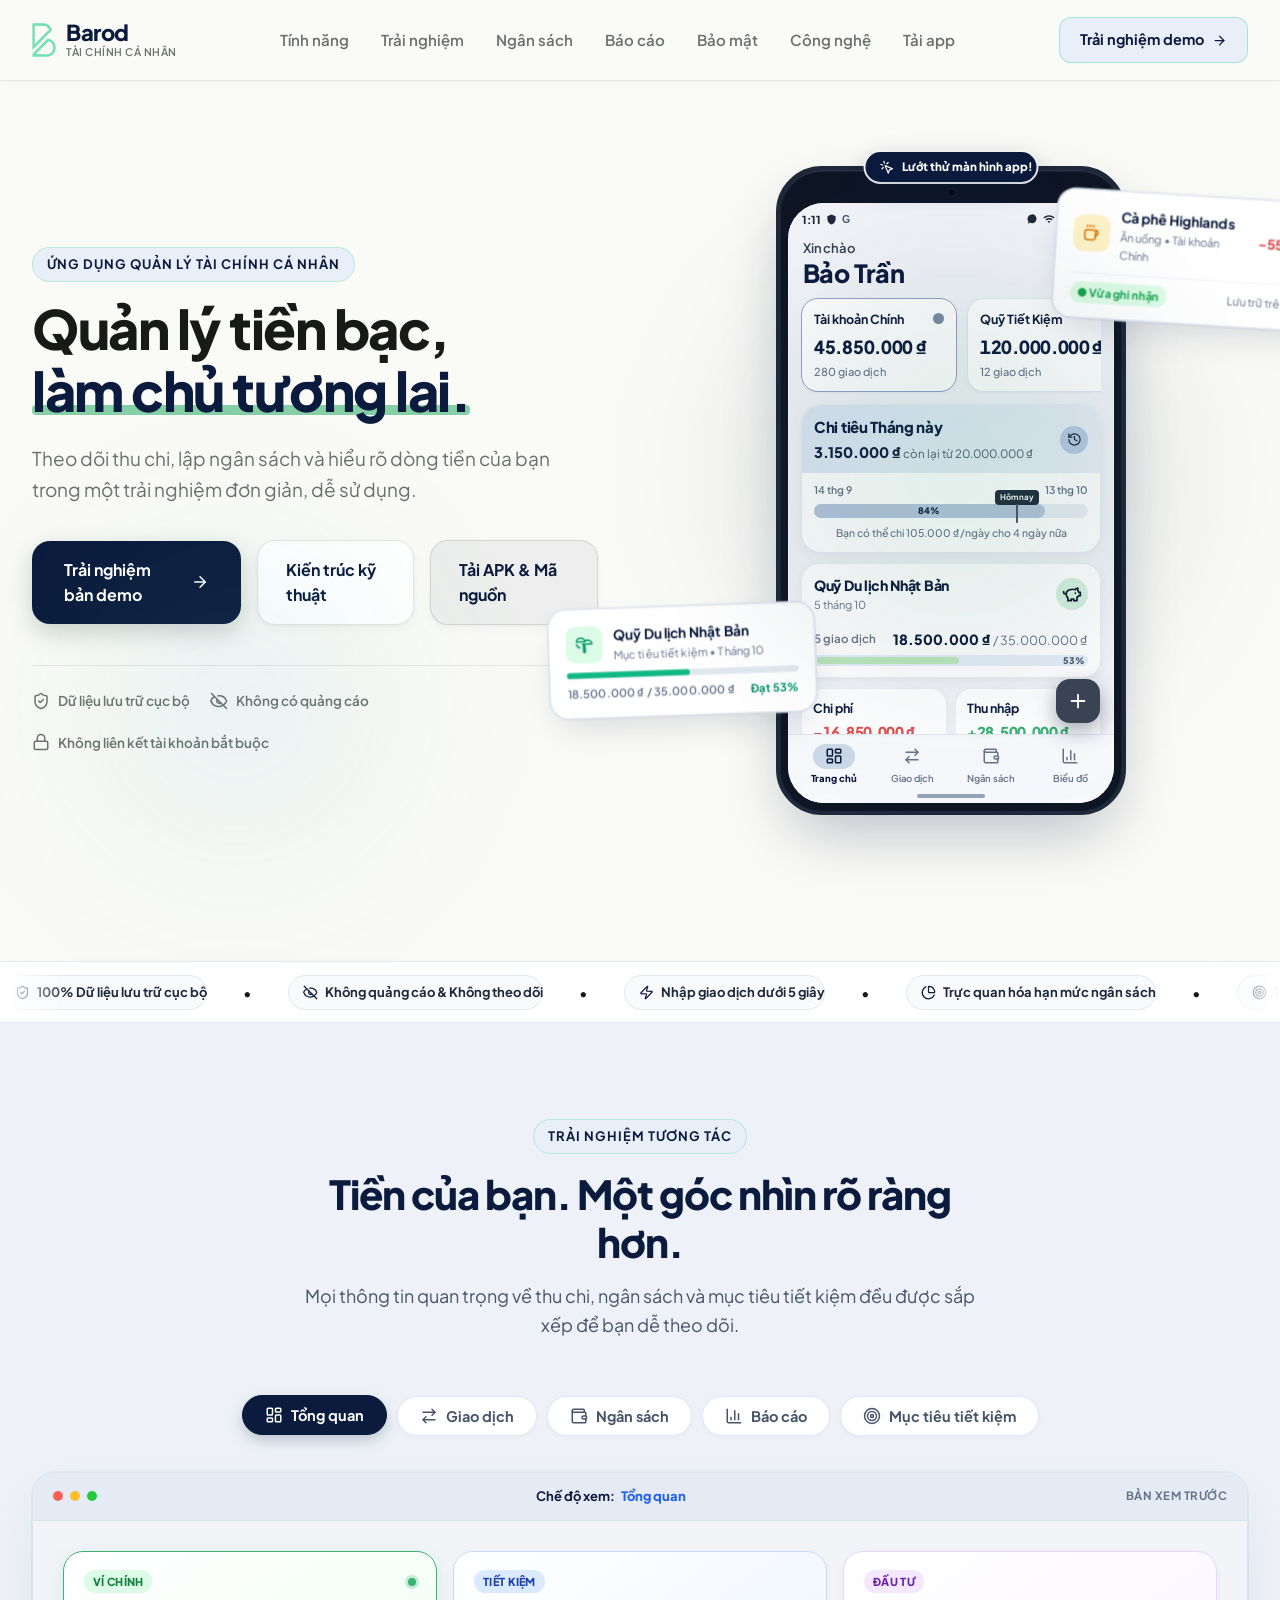
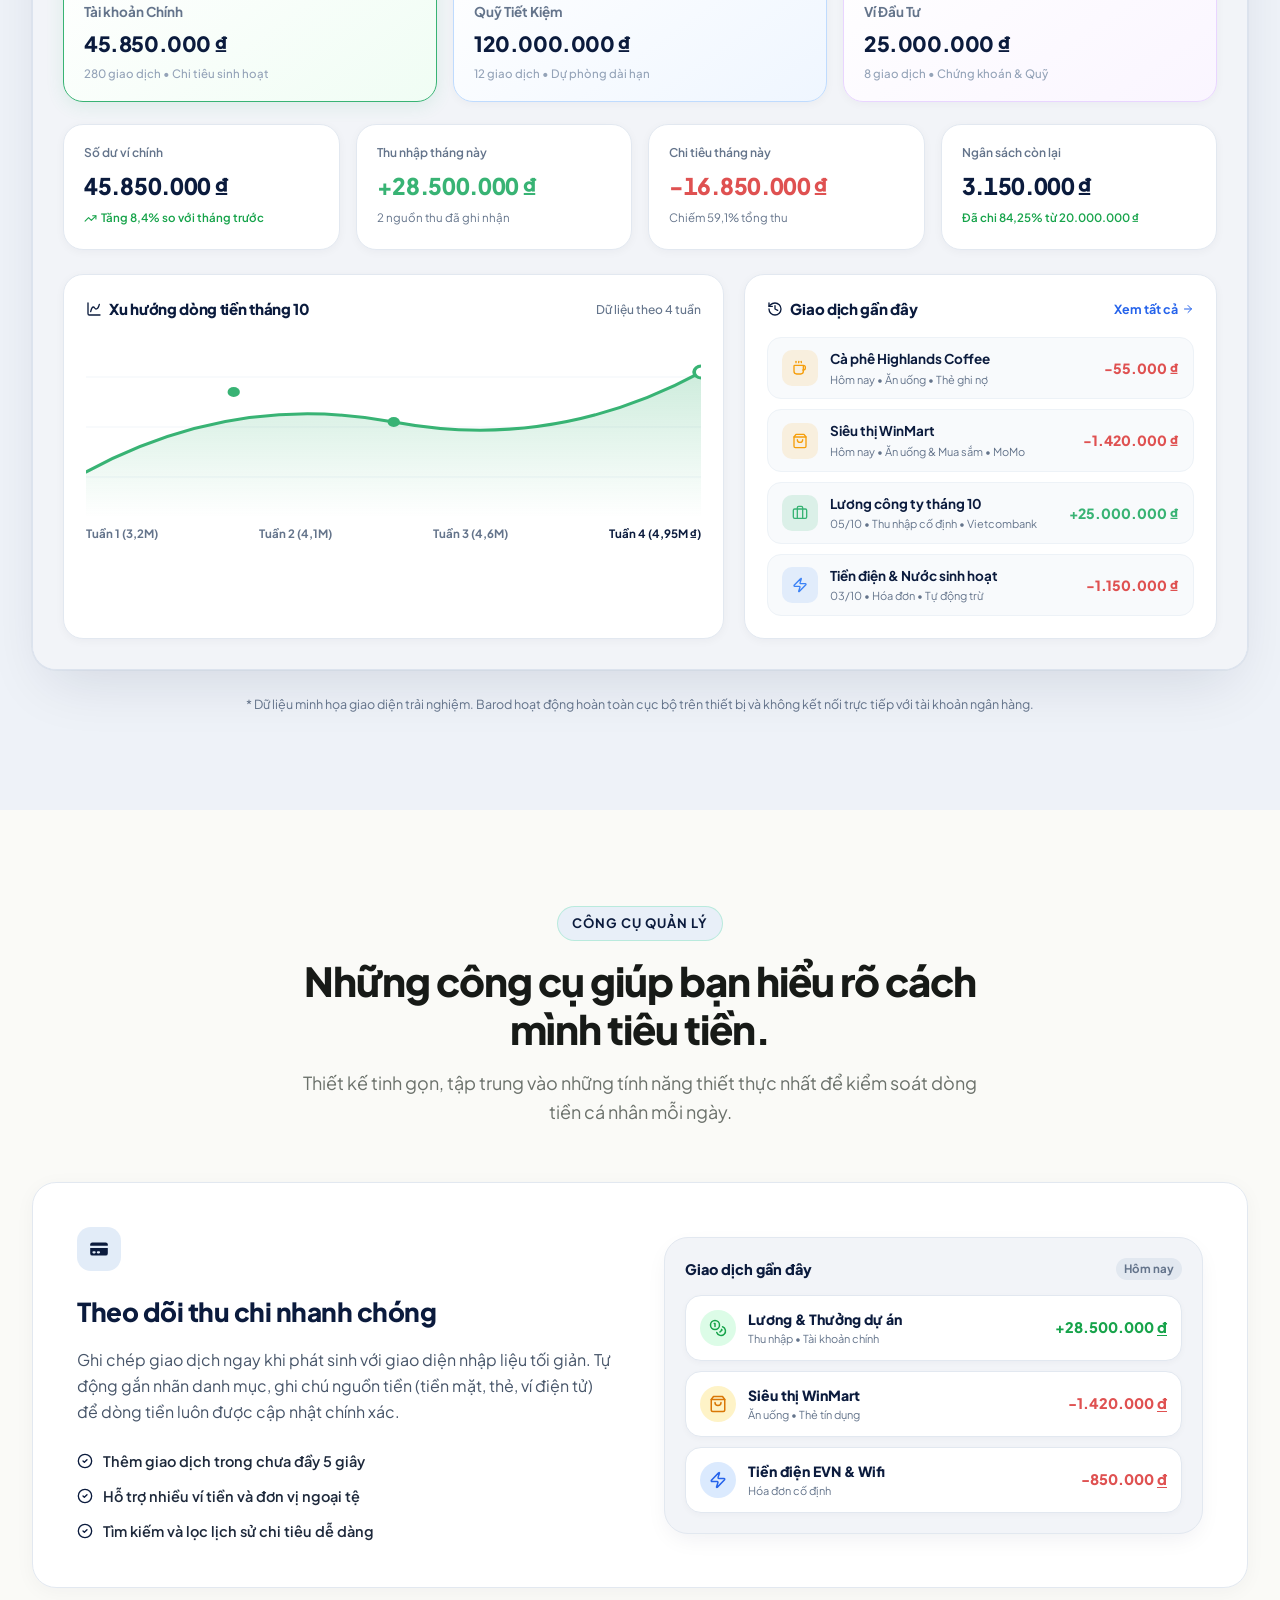
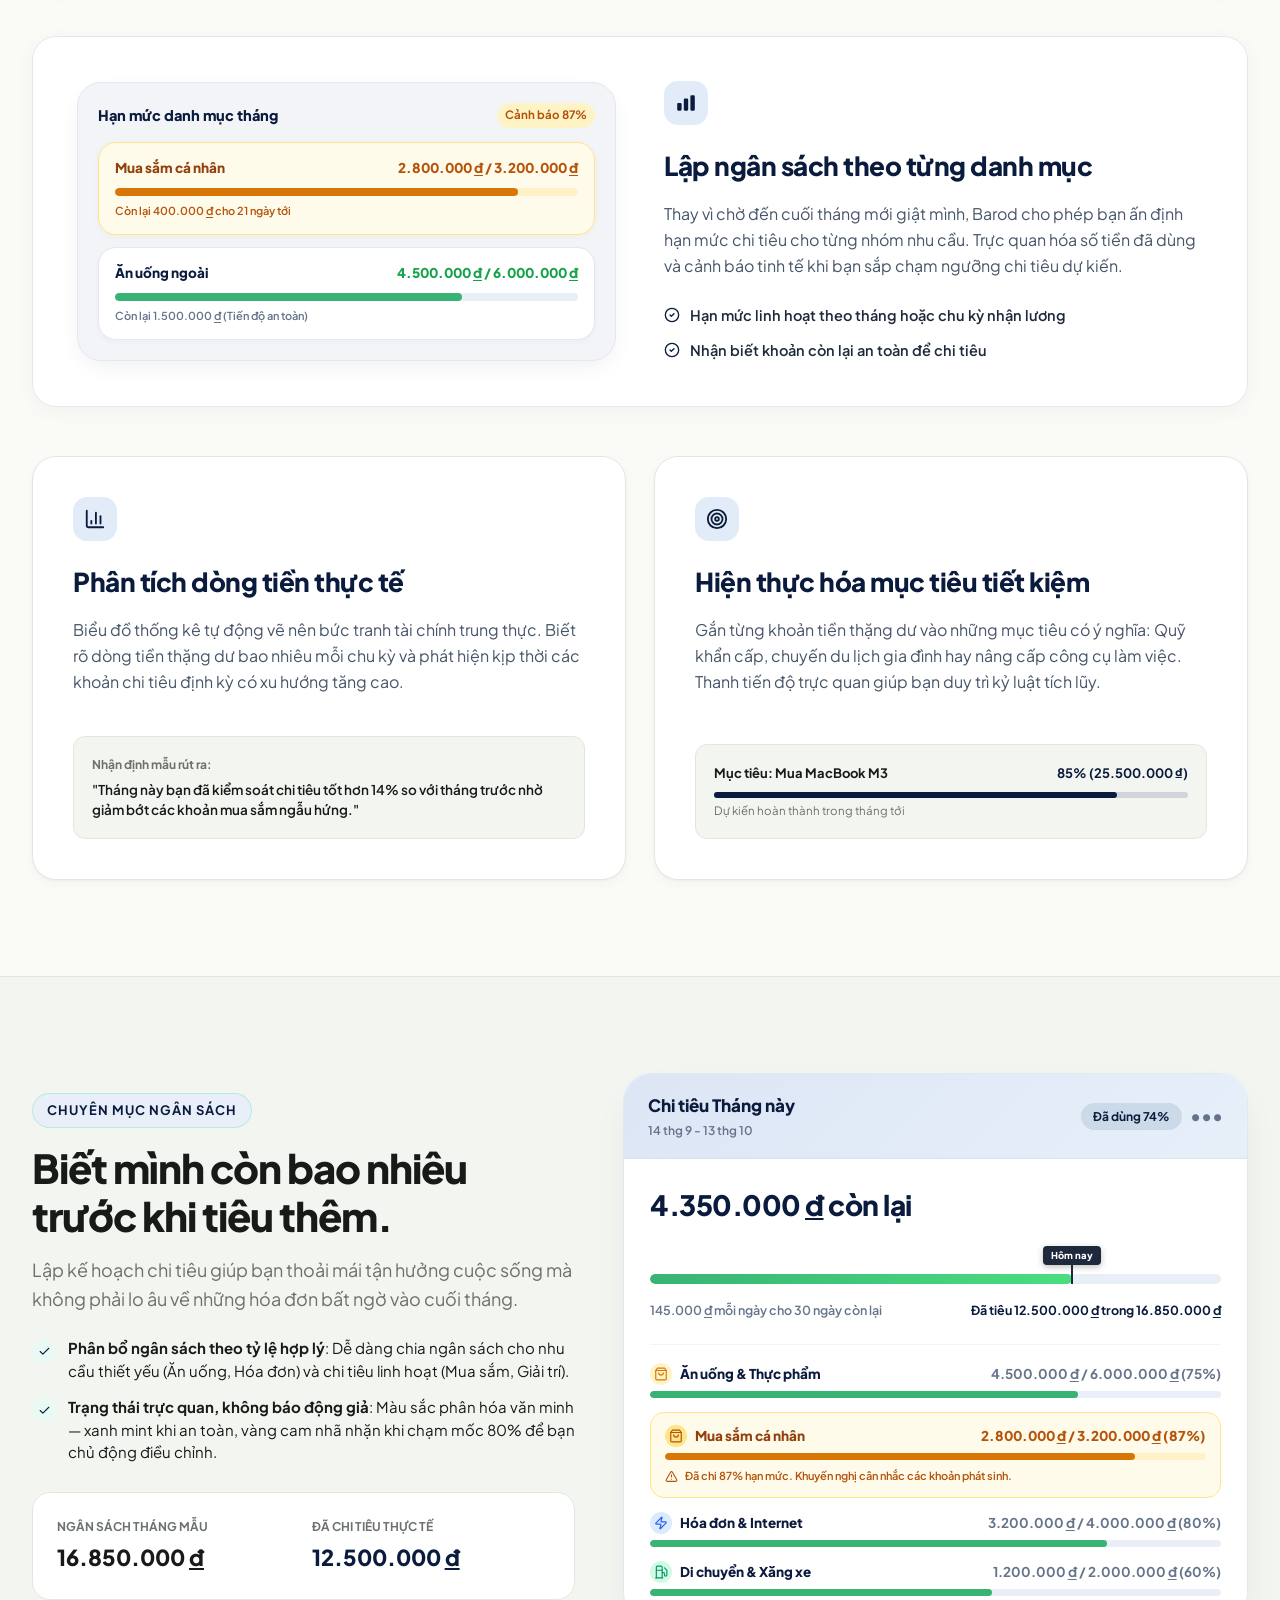
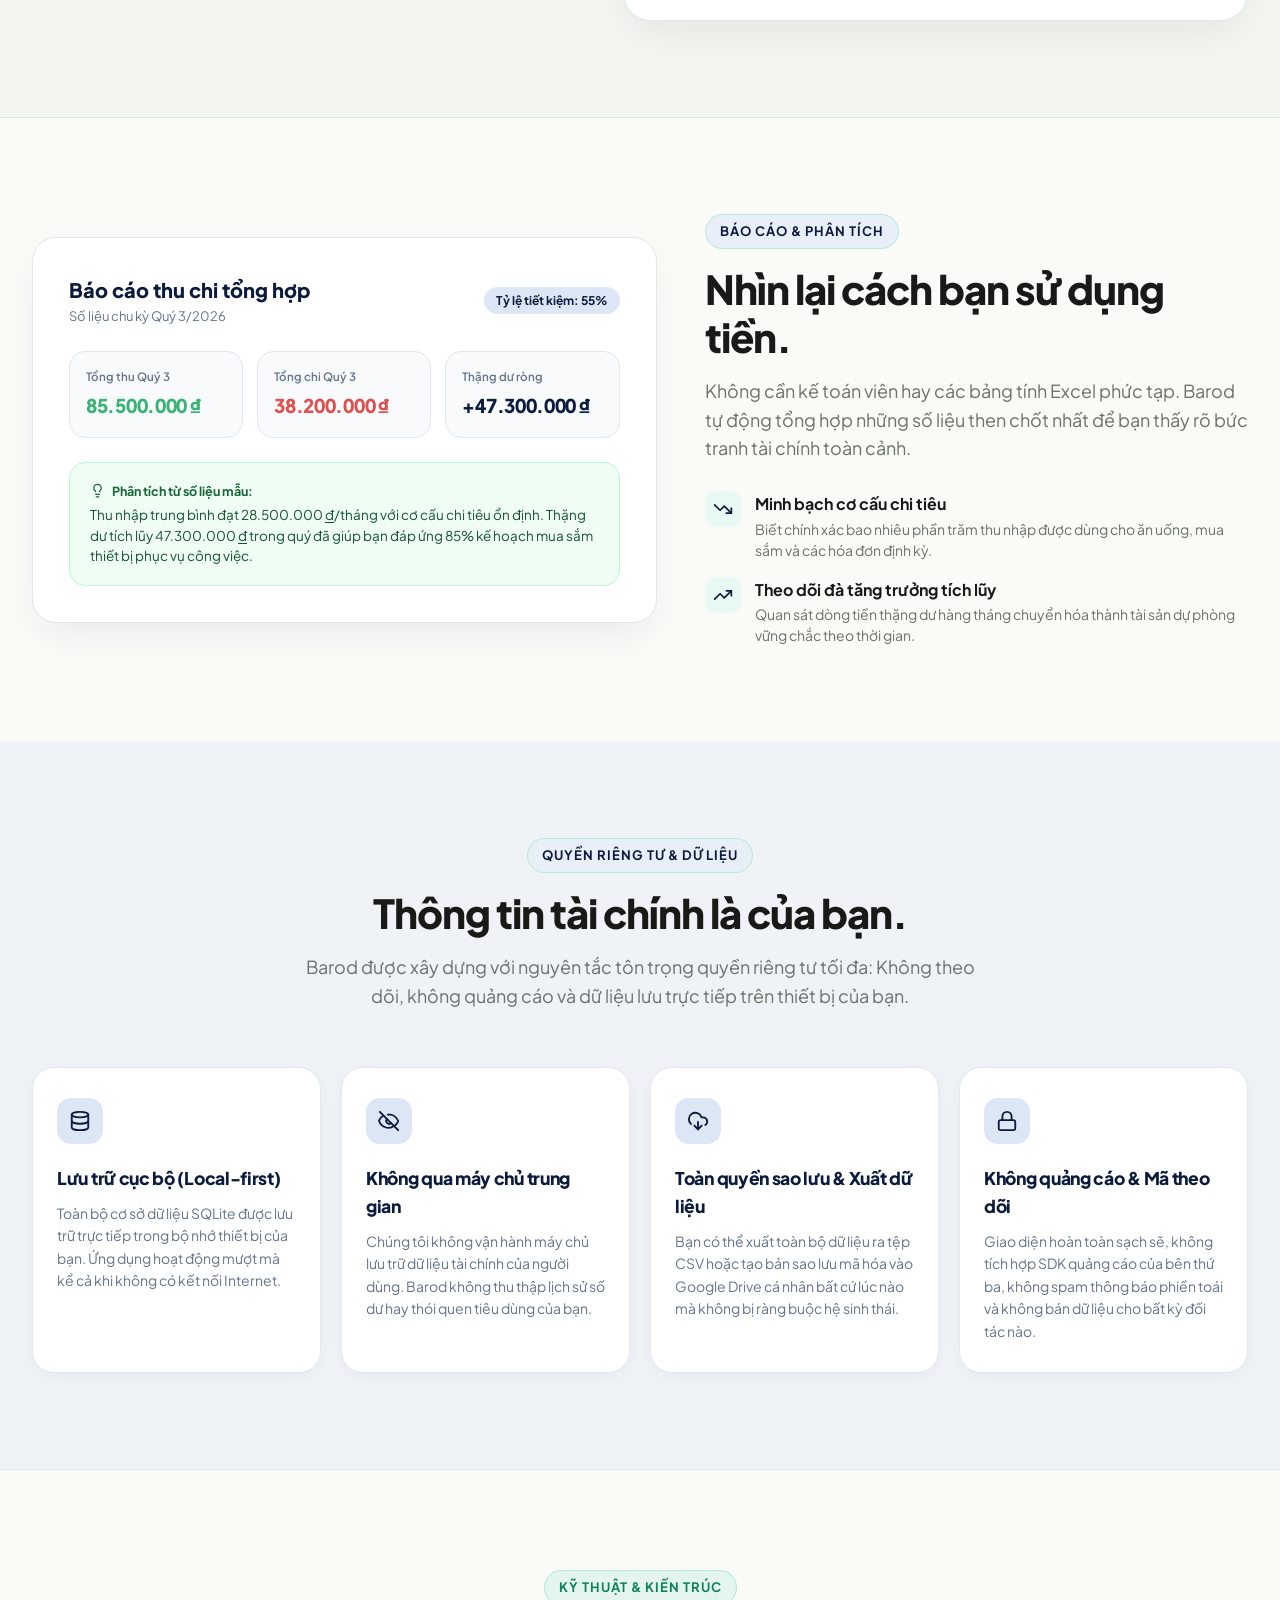
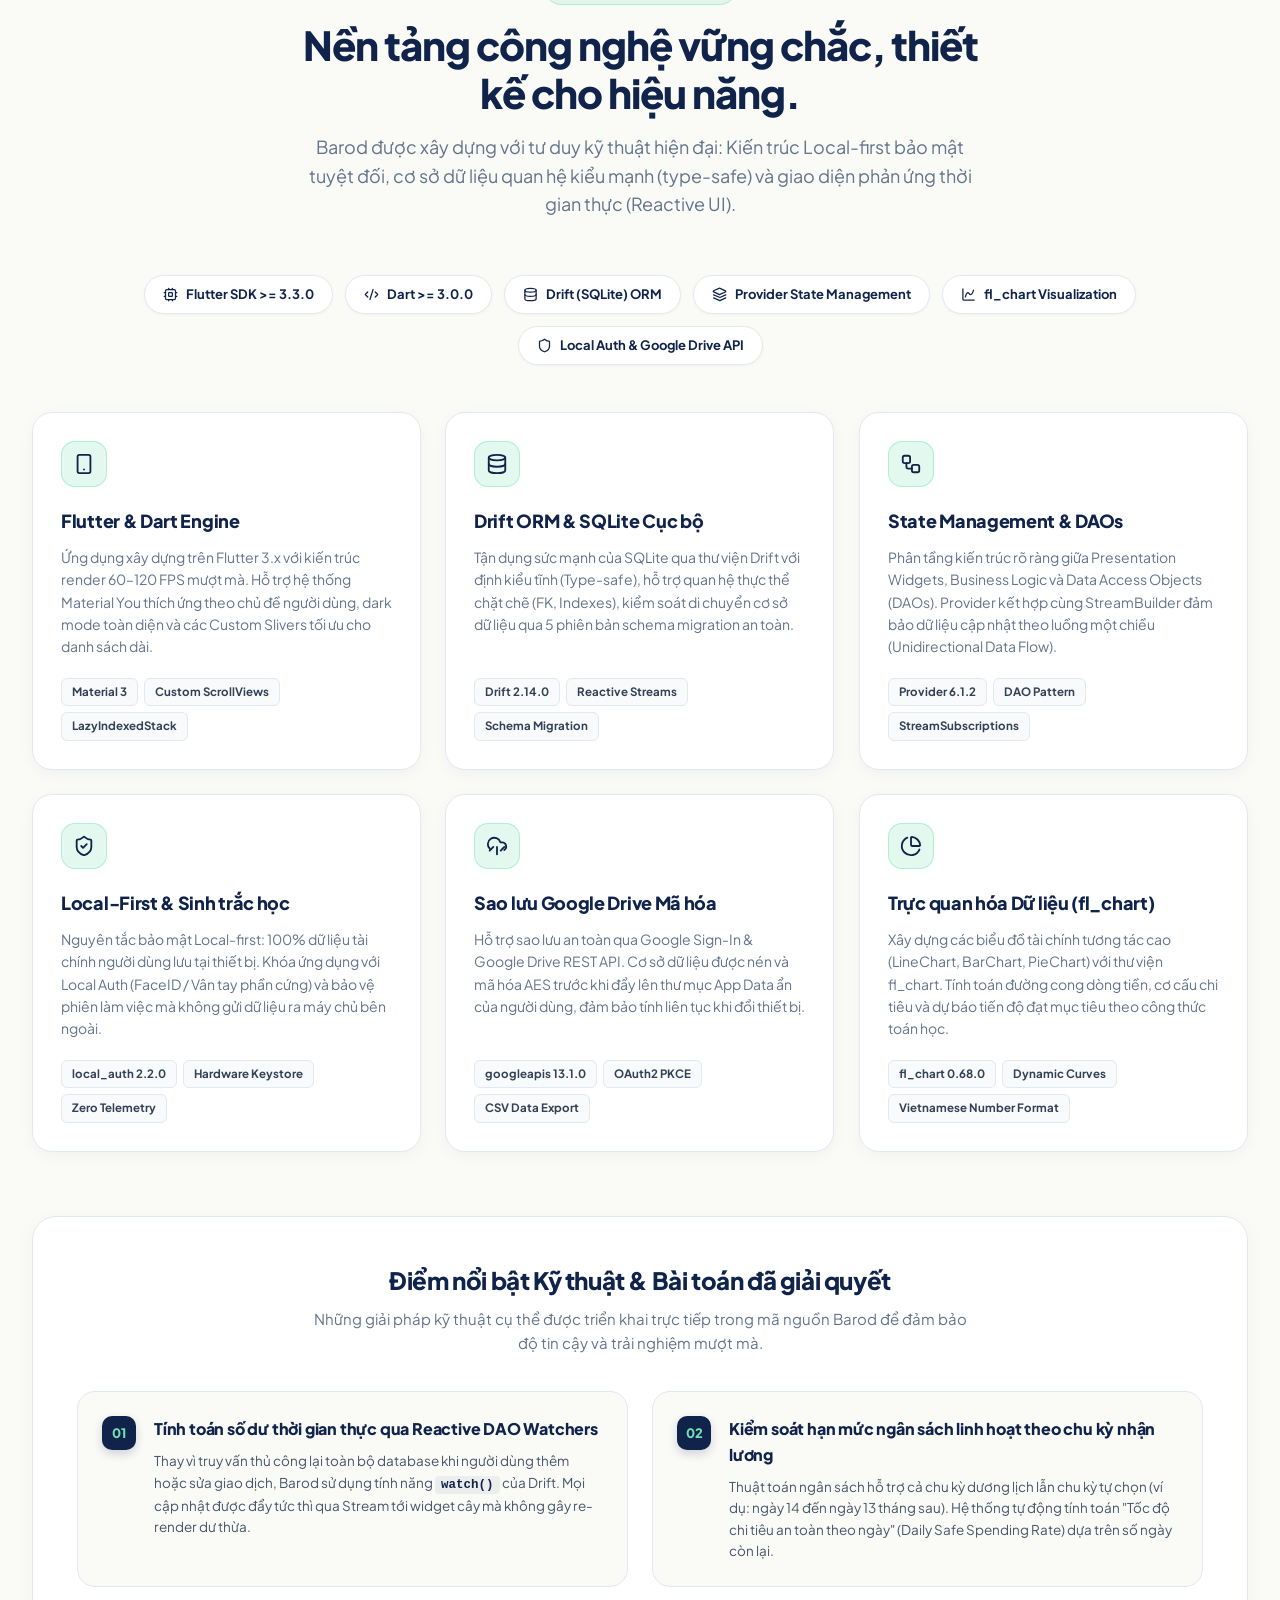
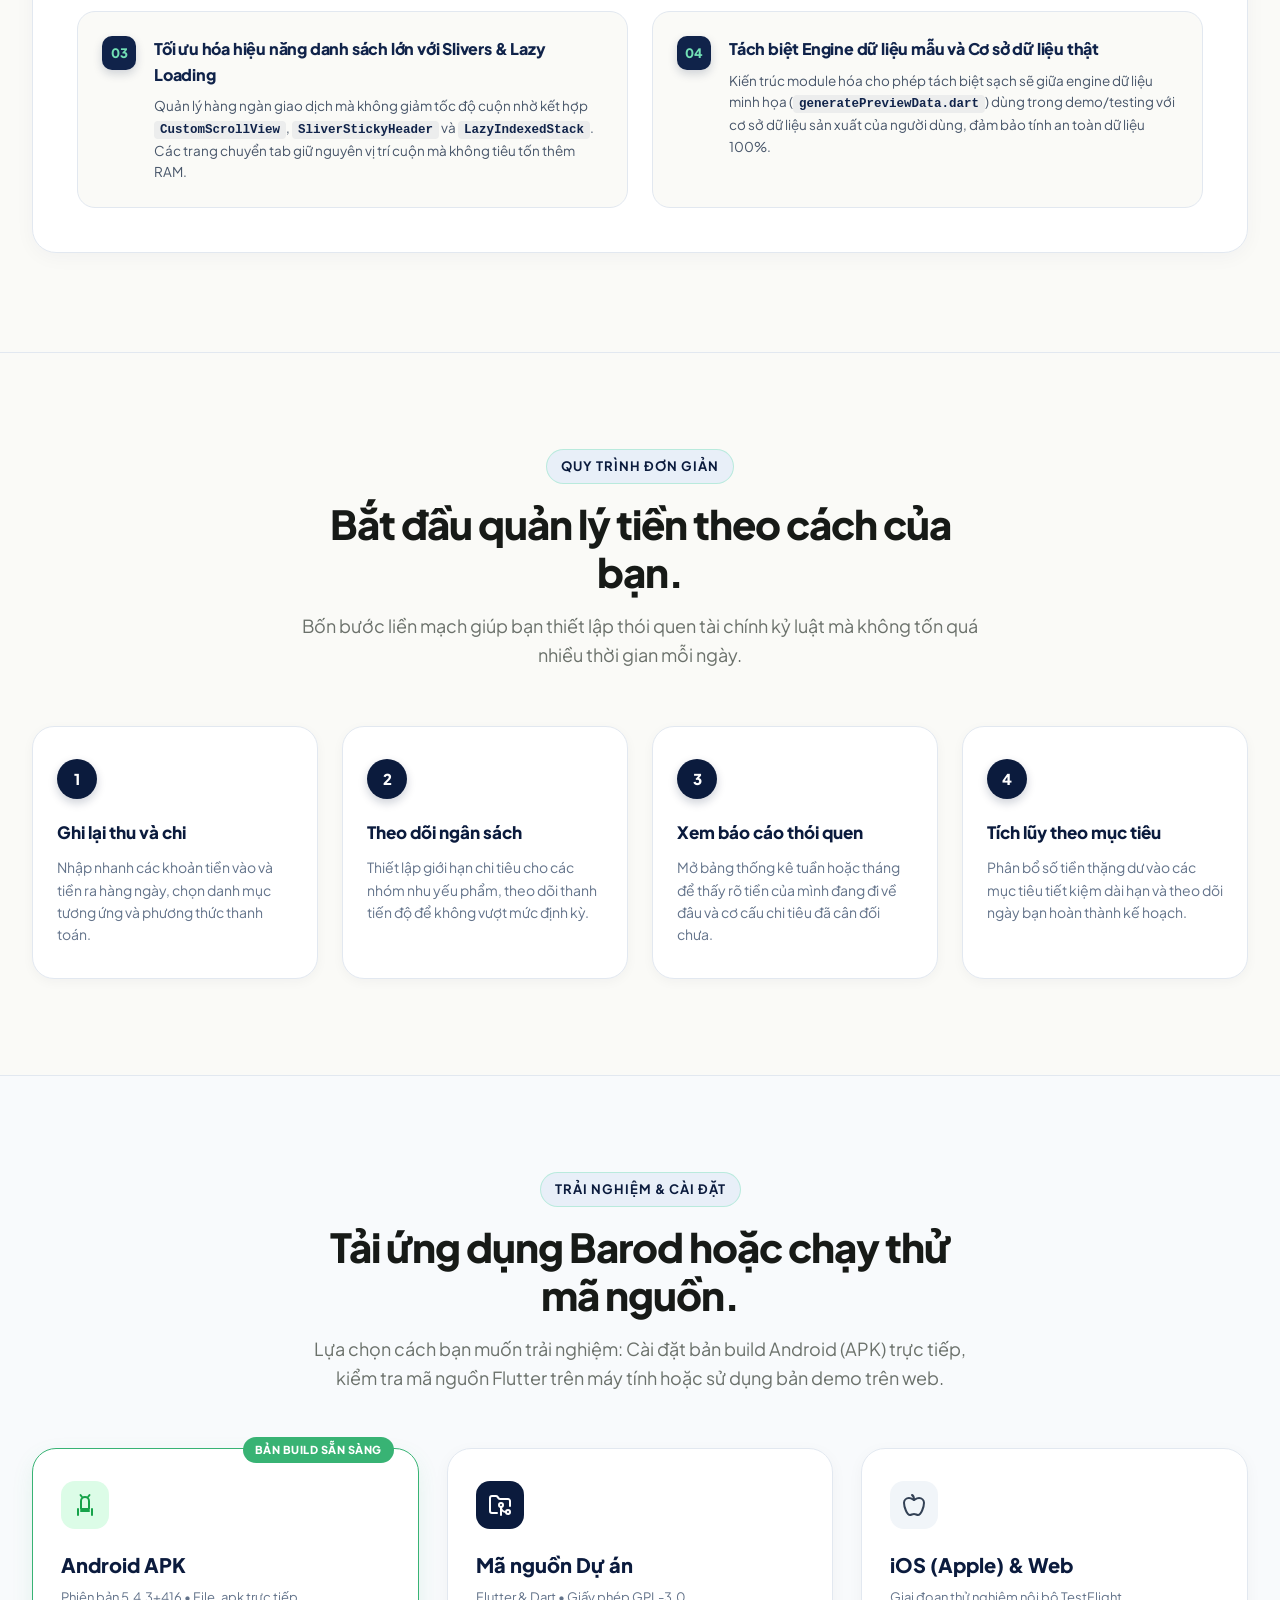
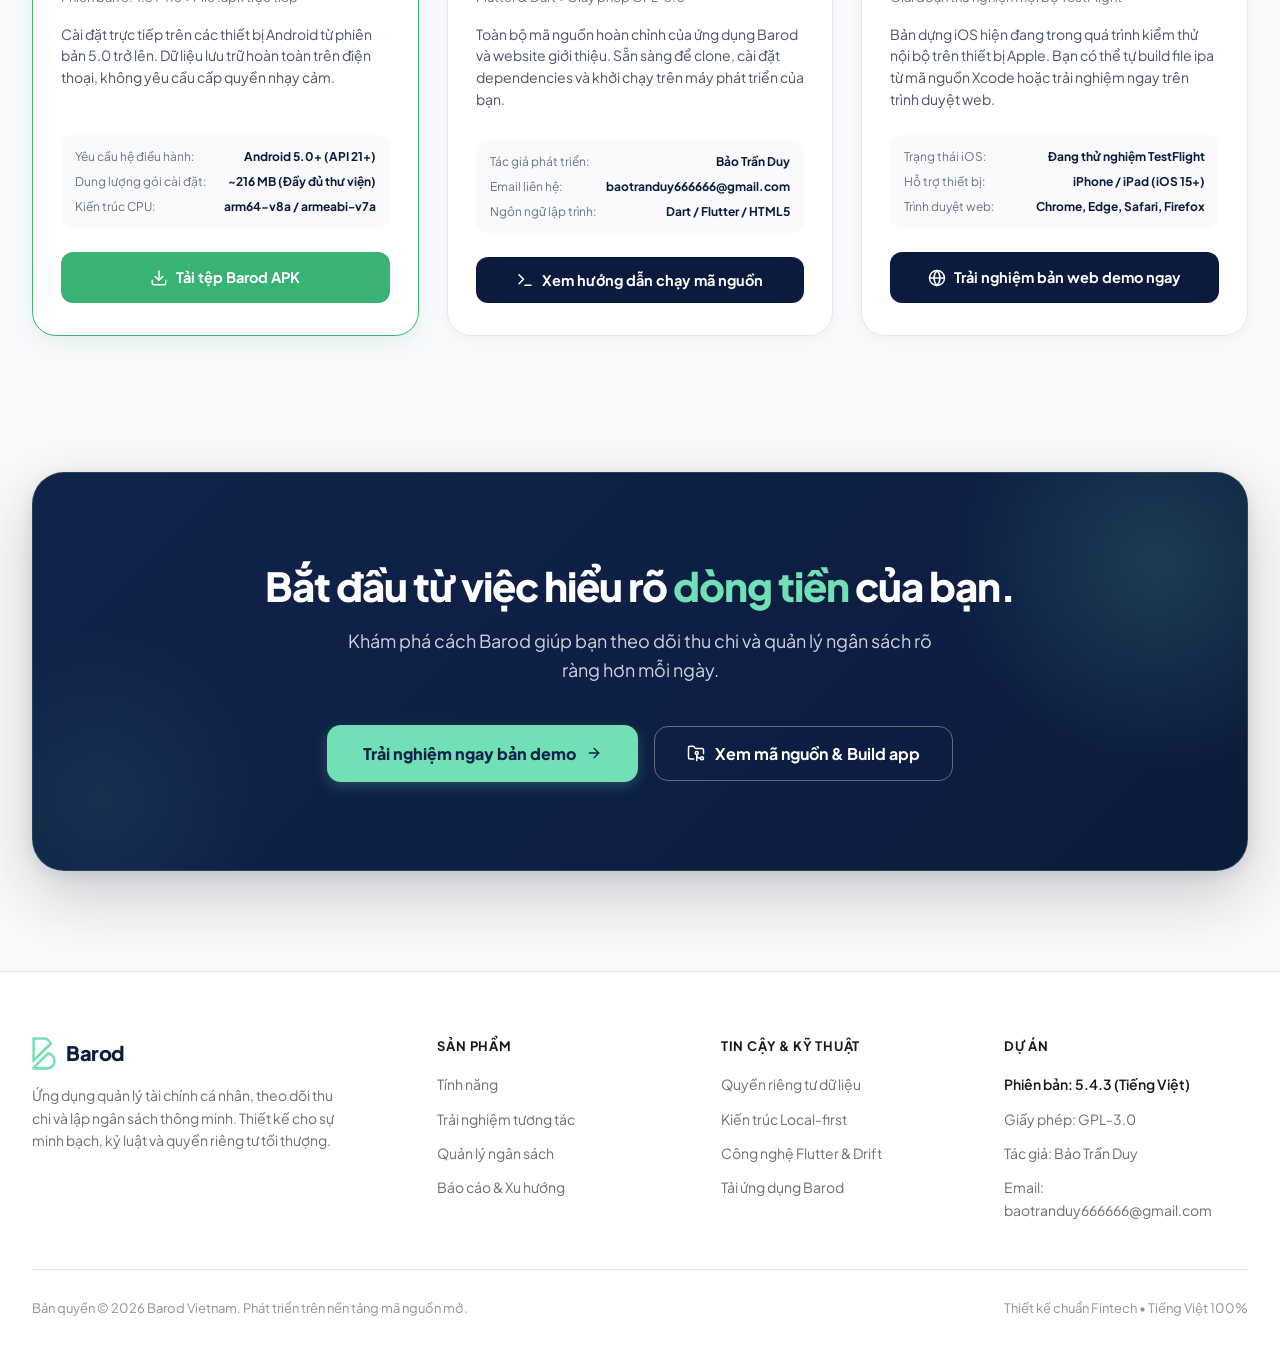
<file: index.html>
<!DOCTYPE html>
<html lang="vi">

<head>
  <meta charset="UTF-8" />
  <meta name="viewport" content="width=device-width, initial-scale=1.0, maximum-scale=1.0" />
  <title>Barod — Ứng dụng Quản lý Tài chính &amp; Chi tiêu Cá nhân</title>
  <meta name="description"
    content="Barod là ứng dụng quản lý thu chi và ngân sách cá nhân chuẩn Flutter với cơ sở dữ liệu Drift (SQLite) cục bộ. Giao diện trực quan, không quảng cáo, bảo mật 100% trên thiết bị." />
  <meta name="keywords"
    content="Barod, quản lý tài chính, quản lý chi tiêu, flutter, drift sqlite, ngân sách cá nhân, fintech portfolio" />
  <meta name="author" content="Bảo Trần Duy" />
  <meta name="theme-color" content="#38B374" />

  <!-- Open Graph / Facebook -->
  <meta property="og:type" content="website" />
  <meta property="og:title" content="Barod — Ứng dụng Quản lý Tài chính &amp; Chi tiêu Cá nhân" />
  <meta property="og:description"
    content="Quản lý tiền bạc, làm chủ tương lai. Trải nghiệm ứng dụng tài chính cá nhân chuẩn Flutter, lưu trữ cục bộ 100% và bảo mật tuyệt đối." />
  <meta property="og:image" content="assets/barod-logo.png" />
  <meta property="og:locale" content="vi_VN" />

  <!-- Twitter Card -->
  <meta name="twitter:card" content="summary_large_image" />
  <meta name="twitter:title" content="Barod — Ứng dụng Quản lý Tài chính &amp; Chi tiêu Cá nhân" />
  <meta name="twitter:description"
    content="Theo dõi thu chi, lập ngân sách thông minh và bảo mật cục bộ với Flutter &amp; Drift SQLite." />
  <meta name="twitter:image" content="assets/barod-logo.png" />

  <link rel="icon" type="image/svg+xml" href="assets/barod-logo.svg" />
  <link rel="icon" type="image/png" href="assets/barod-logo.png" />
  <link rel="apple-touch-icon" href="assets/barod-logo.png" />

  <!-- Google Fonts: Plus Jakarta Sans -->
  <link rel="preconnect" href="https://fonts.googleapis.com" />
  <link rel="preconnect" href="https://fonts.gstatic.com" crossorigin />
  <link href="https://fonts.googleapis.com/css2?family=Plus+Jakarta+Sans:wght@400;500;600;700;800&display=swap"
    rel="stylesheet" />

  <link rel="stylesheet" href="style.css?v=20261011_nav_fix" />
</head>

<body>

  <!-- ==========================================================================
       SITE HEADER & NAVIGATION
       ========================================================================== -->
  <header class="site-header" id="headerTop">
    <div class="container nav-container">
      <a href="./index.html" class="brand-anchor" title="Trang chủ Barod">
        <div class="brand-icon-box">
          <img src="assets/barod-logo.svg" alt="Logo Barod" class="brand-icon-img" width="24" height="34" />
        </div>
        <div class="brand-text-block">
          <span class="brand-title-text">Barod</span>
          <span class="brand-sub-tag">Tài chính cá nhân</span>
        </div>
      </a>

      <!-- Desktop Navigation Links -->
      <nav class="desktop-nav" id="desktopNav" aria-label="Thanh điều hướng chính">
        <a href="#tinh-nang" class="nav-link">Tính năng</a>
        <a href="#trai-nghiem" class="nav-link">Trải nghiệm</a>
        <a href="#ngan-sach" class="nav-link">Ngân sách</a>
        <a href="#bao-cao" class="nav-link">Báo cáo</a>
        <a href="#bao-mat" class="nav-link">Bảo mật</a>
        <a href="#cong-nghe" class="nav-link">Công nghệ</a>
        <a href="#tai-ung-dung" class="nav-link">Tải app</a>
        <span class="nav-active-indicator" id="navActiveIndicator" aria-hidden="true"></span>
      </nav>

      <!-- Desktop CTA Action -->
      <a href="#trai-nghiem" class="nav-cta-btn">
        <span>Trải nghiệm demo</span>
        <svg class="lucide lucide-arrow-right" viewBox="0 0 24 24" width="15" height="15" fill="none"
          stroke="currentColor" stroke-width="2" stroke-linecap="round" stroke-linejoin="round" aria-hidden="true">
          <path d="M5 12h14" />
          <path d="m12 5 7 7-7 7" />
        </svg>
      </a>

      <!-- Mobile Hamburger Button -->
      <button type="button" class="mobile-menu-trigger" id="mobileMenuToggle" aria-label="Mở danh mục điều hướng"
        aria-expanded="false">
        <svg class="lucide lucide-menu" width="22" height="22" viewBox="0 0 24 24" fill="none" stroke="currentColor"
          stroke-width="2" stroke-linecap="round" stroke-linejoin="round">
          <line x1="3" y1="12" x2="21" y2="12"></line>
          <line x1="3" y1="6" x2="21" y2="6"></line>
          <line x1="3" y1="18" x2="21" y2="18"></line>
        </svg>
      </button>
    </div>
  </header>

  <!-- Mobile Navigation Drawer & Overlay -->
  <div class="mobile-nav-overlay" id="mobileNavOverlay"></div>
  <aside class="mobile-nav-drawer" id="mobileNavDrawer" aria-label="Trình đơn di động">
    <div>
      <div class="drawer-header">
        <div class="brand-anchor">
          <div class="brand-icon-box">
            <img src="assets/barod-logo.svg" alt="Logo Barod" class="brand-icon-img" width="22" height="31" />
          </div>
          <span class="brand-title-text" style="font-size: 20px;">Barod</span>
        </div>
        <button type="button" class="drawer-close-btn" id="mobileMenuClose" aria-label="Đóng danh mục">
          <svg class="lucide lucide-x" width="20" height="20" viewBox="0 0 24 24" fill="none" stroke="currentColor"
            stroke-width="2" stroke-linecap="round" stroke-linejoin="round">
            <line x1="18" y1="6" x2="6" y2="18"></line>
            <line x1="6" y1="6" x2="18" y2="18"></line>
          </svg>
        </button>
      </div>

      <nav class="drawer-links-list">
        <a href="#tinh-nang" class="mobile-nav-link">Tính năng</a>
        <a href="#trai-nghiem" class="mobile-nav-link">Trải nghiệm demo</a>
        <a href="#ngan-sach" class="mobile-nav-link">Ngân sách</a>
        <a href="#bao-cao" class="mobile-nav-link">Báo cáo</a>
        <a href="#bao-mat" class="mobile-nav-link">Bảo mật</a>
        <a href="#cong-nghe" class="mobile-nav-link">Công nghệ &amp; Kiến trúc</a>
        <a href="#tai-ung-dung" class="mobile-nav-link">Tải app &amp; Mã nguồn</a>
      </nav>

      <a href="#trai-nghiem" class="mobile-nav-action">Trải nghiệm demo ngay</a>
    </div>

    <div style="font-size: 12px; color: var(--text-secondary); text-align: center;">
      Barod Vietnam • Bản quyền © 2026
    </div>
  </aside>

  <!-- ==========================================================================
       HERO SECTION — PRESERVED & REFINED
       ========================================================================== -->
  <main class="hero-wrapper" id="dau-trang">
    <!-- Ambient Depth Background Glows (Layered Parallax) -->
    <div class="hero-ambient-glow" aria-hidden="true"></div>
    <div class="hero-ambient-glow-subtle" aria-hidden="true"></div>

    <div class="container">
      <div class="hero-grid-layout">

        <!-- Cột nội dung bên trái -->
        <div class="hero-left-column">
          <div class="section-eyebrow">
            <span>Ứng dụng quản lý tài chính cá nhân</span>
          </div>

          <h1 class="hero-headline-title">
            Quản lý tiền bạc,<br />
            <span class="headline-accent">làm chủ tương lai.</span>
          </h1>

          <p class="hero-sub-description">
            Theo dõi thu chi, lập ngân sách và hiểu rõ dòng tiền của bạn trong một trải nghiệm đơn giản, dễ sử dụng.
          </p>

          <div class="hero-actions-group">
            <a href="#trai-nghiem" class="btn-cta-main" id="btnHeroExplore">
              <span>Trải nghiệm bản demo</span>
              <svg class="lucide lucide-arrow-right" viewBox="0 0 24 24" width="18" height="18" fill="none"
                stroke="currentColor" stroke-width="2" stroke-linecap="round" stroke-linejoin="round"
                aria-hidden="true">
                <path d="M5 12h14" />
                <path d="m12 5 7 7-7 7" />
              </svg>
            </a>

            <a href="#cong-nghe" class="btn-cta-sub" id="btnHeroTech">
              <span>Kiến trúc kỹ thuật</span>
            </a>

            <a href="#tai-ung-dung" class="btn-cta-sub" id="btnHeroDownload"
              style="background: rgba(11,27,61,0.05); border-color: rgba(11,27,61,0.12); color: #0B1B3D;">
              <span>Tải APK &amp; Mã nguồn</span>
            </a>
          </div>

          <!-- Các cam kết minh bạch -->
          <div class="hero-trust-list">
            <div class="trust-item-node">
              <svg class="lucide lucide-shield-check" viewBox="0 0 24 24" width="18" height="18" fill="none"
                stroke="currentColor" stroke-width="2" stroke-linecap="round" stroke-linejoin="round"
                aria-hidden="true">
                <path
                  d="M20 13c0 5-3.5 7.5-7.66 8.95a1 1 0 0 1-.67-.01C7.5 20.5 4 18 4 13V6a1 1 0 0 1 1-1c2 0 4.5-1.2 6.24-2.72a1.17 1.17 0 0 1 1.52 0C14.51 3.81 17 5 19 5a1 1 0 0 1 1 1z" />
                <path d="m9 12 2 2 4-4" />
              </svg>
              <span>Dữ liệu lưu trữ cục bộ</span>
            </div>

            <div class="trust-item-node">
              <svg class="lucide lucide-eye-off" viewBox="0 0 24 24" width="18" height="18" fill="none"
                stroke="currentColor" stroke-width="2" stroke-linecap="round" stroke-linejoin="round"
                aria-hidden="true">
                <path
                  d="M10.733 5.076a10.744 10.744 0 0 1 11.205 6.575 1 1 0 0 1 0 .698 10.793 10.793 0 0 1-3.14 4.21" />
                <path d="M14.084 14.158a3 3 0 0 1-4.242-4.242" />
                <path d="M17.479 17.499A10.75 10.75 0 0 1 1.2 12a1 1 0 0 1 0-.698 10.75 10.75 0 0 1 4.482-4.99" />
                <line x1="2" x2="22" y1="2" y2="22" />
              </svg>
              <span>Không có quảng cáo</span>
            </div>

            <div class="trust-item-node">
              <svg class="lucide lucide-lock" viewBox="0 0 24 24" width="18" height="18" fill="none"
                stroke="currentColor" stroke-width="2" stroke-linecap="round" stroke-linejoin="round"
                aria-hidden="true">
                <rect width="18" height="11" x="3" y="11" rx="2" ry="2" />
                <path d="M7 11V7a5 5 0 0 1 10 0v4" />
              </svg>
              <span>Không liên kết tài khoản bắt buộc</span>
            </div>
          </div>
        </div>

        <!-- Cột mockup đa tầng bên phải: Giao diện thực tế của App Barod -->
        <div class="hero-mockup-stage" aria-label="Giao diện thực tế của ứng dụng Barod trên điện thoại">

          <!-- Thẻ nổi trên: Thông báo giao dịch vừa ghi nhận của Barod -->
          <div class="mockup-budget-card mockup-floating-chip-top" data-parallax-depth="-0.05">
            <div class="floating-chip-header">
              <div class="floating-chip-icon coffee-icon"><svg class="lucide lucide-coffee" viewBox="0 0 24 24"
                  width="18" height="18" fill="none" stroke="currentColor" stroke-width="2" stroke-linecap="round"
                  stroke-linejoin="round" aria-hidden="true">
                  <path d="M10 2v2" />
                  <path d="M14 2v2" />
                  <path
                    d="M16 8a1 1 0 0 1 1 1v8a4 4 0 0 1-4 4H7a4 4 0 0 1-4-4V9a1 1 0 0 1 1-1h12Zm0 0h1a3 3 0 0 1 3 3v1a3 3 0 0 1-3 3h-1" />
                  <path d="M6 2v2" />
                </svg></div>
              <div class="floating-chip-info">
                <div class="floating-chip-title">Cà phê Highlands</div>
                <div class="floating-chip-sub">Ăn uống • Tài khoản Chính</div>
              </div>
              <div class="floating-chip-amount negative">-55.000 ₫</div>
            </div>
            <div class="floating-chip-footer">
              <span class="chip-badge-live">● Vừa ghi nhận</span>
              <span class="chip-note-text">Lưu trữ trên thiết bị</span>
            </div>
          </div>

          <!-- Khung điện thoại Android chính mô phỏng 1:1 App Barod -->
          <div class="mockup-phone-frame barod-android-phone" data-parallax-depth="0.02">
            <!-- Badge gợi ý tương tác cuộn lướt trực tiếp -->
            <div class="phone-interactive-hint-badge">
              <span class="inline-icon-text"><svg class="lucide lucide-mouse-pointer-click" viewBox="0 0 24 24"
                  width="15" height="15" fill="none" stroke="currentColor" stroke-width="2" stroke-linecap="round"
                  stroke-linejoin="round" aria-hidden="true">
                  <path d="m9 9 5 12 1.8-5.2L21 14Z" />
                  <path d="M7.2 2.2 8 5.1" />
                  <path d="m5.1 8-2.9-.8" />
                  <path d="M14 4.1 12 6" />
                  <path d="m6 12-1.9 2" />
                </svg> Lướt thử màn hình app!</span>
            </div>

            <!-- Viền loa thoại & camera nốt ruồi selfie Android -->
            <div class="phone-speaker-bar"></div>
            <div class="phone-camera-punchhole"></div>

            <div class="phone-inner-screen barod-light-theme">
              <!-- 1. Thanh trạng thái Android cố định ở đỉnh (Status Bar) -->
              <div class="phone-status-bar-android">
                <div class="status-left">
                  <span class="status-time">1:11</span>
                  <svg class="status-icon" width="11" height="11" viewBox="0 0 24 24" fill="currentColor">
                    <path d="M12 1L3 5v6c0 5.55 3.84 10.74 9 12 5.16-1.26 9-6.45 9-12V5l-9-4z" />
                  </svg>
                  <span class="status-g-icon">G</span>
                </div>
                <div class="status-right">
                  <svg class="status-icon" width="12" height="12" viewBox="0 0 24 24" fill="currentColor">
                    <path
                      d="M12 3c-4.97 0-9 4.03-9 9 0 2.12.74 4.07 1.97 5.61L4.35 19.4c-.39.39-.39 1.02 0 1.41.39.39 1.02.39 1.41 0l1.9-1.9C9.22 19.98 10.57 20.5 12 20.5c4.97 0 9-4.03 9-9s-4.03-9-9-9z" />
                  </svg>
                  <svg class="status-icon" width="12" height="12" viewBox="0 0 24 24" fill="currentColor">
                    <path
                      d="M1 9l2 2c4.97-4.97 13.03-4.97 18 0l2-2C16.93 2.93 7.08 2.93 1 9zm8 8l3 3 3-3c-1.65-1.66-4.34-1.66-6 0zm-4-4l2 2c2.76-2.76 7.24-2.76 10 0l2-2C15.14 9.14 8.87 9.14 5 13z" />
                  </svg>
                  <div class="status-battery-pill">
                    <div class="battery-fill-level"></div>
                  </div>
                  <div class="status-menu-dots">⋮</div>
                </div>
              </div>

              <!-- Thân màn hình cuộn lướt thực tế (Scrollable & Drag-to-scroll) -->
              <div class="phone-scrollable-body" id="phoneScrollableBody">

                <!-- ================= TAB 1: TRANG CHỦ ================= -->
                <div class="phone-tab-screen is-active" id="phoneTabHome" data-screen="home">
                  <!-- 1.1 Lời Chào mừng -->
                  <div class="phone-user-greeting-row">
                    <div class="greeting-small-label">Xin chào</div>
                    <div class="greeting-user-name">Bảo Trần</div>
                  </div>

                  <!-- 1.2 Hàng thẻ tài khoản Carousel -->
                  <div class="phone-accounts-carousel-strip">
                    <div class="phone-account-card primary-card">
                      <div class="acc-card-top-row">
                        <span class="acc-name-text">Tài khoản Chính</span>
                        <span class="acc-dot-badge"></span>
                      </div>
                      <div class="acc-balance-text">45.850.000 ₫</div>
                      <div class="acc-tx-count-text">280 giao dịch</div>
                    </div>

                    <div class="phone-account-card savings-card">
                      <div class="acc-card-top-row">
                        <span class="acc-name-text">Quỹ Tiết Kiệm</span>
                      </div>
                      <div class="acc-balance-text">120.000.000 ₫</div>
                      <div class="acc-tx-count-text">12 giao dịch</div>
                    </div>
                  </div>

                  <!-- 1.3 Thẻ Chi tiêu Tháng này (Thẻ Ngân sách Barod đặc trưng) -->
                  <div class="phone-budget-monthly-card">
                    <div class="budget-card-header-pastel">
                      <div class="budget-header-left">
                        <div class="budget-card-title">Chi tiêu Tháng này</div>
                        <div class="budget-amount-sub">
                          <strong>3.150.000 ₫</strong> còn lại từ 20.000.000 ₫
                        </div>
                      </div>
                      <div class="budget-history-btn" title="Lịch sử ngân sách"><svg class="lucide lucide-history"
                          viewBox="0 0 24 24" width="15" height="15" fill="none" stroke="currentColor" stroke-width="2"
                          stroke-linecap="round" stroke-linejoin="round" aria-hidden="true">
                          <path d="M3 12a9 9 0 1 0 9-9 9.75 9.75 0 0 0-6.74 2.74L3 8" />
                          <path d="M3 3v5h5" />
                          <path d="M12 7v5l4 2" />
                        </svg></div>
                    </div>

                    <div class="budget-card-body-white">
                      <div class="budget-timeline-labels">
                        <span>14 thg 9</span>
                        <span>13 thg 10</span>
                      </div>
                      <div class="budget-progress-track">
                        <div class="budget-progress-bar-fill" style="width: 84.25%;">
                          <span class="progress-percent-label">84%</span>
                        </div>
                        <div class="today-marker-container" style="left: 74%;">
                          <div class="today-badge-tooltip">Hôm nay</div>
                          <div class="today-vertical-line"></div>
                        </div>
                      </div>
                      <div class="budget-daily-allowance-note">
                        Bạn có thể chi 105.000 ₫/ngày cho 4 ngày nữa
                      </div>
                    </div>
                  </div>

                  <!-- 1.4 Thẻ Mục tiêu: Quỹ Du lịch Nhật Bản -->
                  <div class="phone-goal-item-card">
                    <div class="goal-card-top-flex">
                      <div>
                        <div class="goal-item-title">Quỹ Du lịch Nhật Bản</div>
                        <div class="goal-item-date">5 tháng 10</div>
                      </div>
                      <div class="goal-island-icon-circle"><svg class="lucide lucide-piggy-bank" viewBox="0 0 24 24"
                          width="20" height="20" fill="none" stroke="currentColor" stroke-width="2"
                          stroke-linecap="round" stroke-linejoin="round" aria-hidden="true">
                          <path
                            d="M19 5c-1.5 0-2.8 1.4-3 2-3.5-1.5-11-.3-11 5 0 1.8 0 3 2 4.5V20h4v-2h3v2h4v-4c1-.5 1.7-1 2-2h2v-4h-2c0-1-.5-1.5-1-2V5z" />
                          <path d="M2 9v1c0 1.1.9 2 2 2h1" />
                          <path d="M16 11h.01" />
                        </svg></div>
                    </div>
                    <div class="goal-card-mid-flex">
                      <span class="goal-tx-count">5 giao dịch</span>
                      <span class="goal-target-nums">
                        <strong>18.500.000 ₫</strong> / 35.000.000 ₫
                      </span>
                    </div>
                    <div class="goal-progress-bar-track">
                      <div class="goal-progress-fill-mint" style="width: 52.86%;"></div>
                      <span class="goal-percent-text">53%</span>
                    </div>
                  </div>

                  <!-- 1.5 Cặp thẻ tóm tắt Chi phí & Thu nhập -->
                  <div class="phone-summary-dual-grid">
                    <div class="summary-mini-card expense-card">
                      <div class="summary-mini-label">Chi phí</div>
                      <div class="summary-mini-val expense-red">-16.850.000 ₫</div>
                    </div>
                    <div class="summary-mini-card income-card">
                      <div class="summary-mini-label">Thu nhập</div>
                      <div class="summary-mini-val income-green">+28.500.000 ₫</div>
                    </div>
                  </div>

                  <!-- 1.6 Widget Biểu đồ cơ cấu chi tiêu nổi bật ngay Trang chủ -->
                  <div class="phone-chart-card" style="margin-top: 10px; cursor: pointer;"
                    onclick="window.barodSwitchPhoneTab ? window.barodSwitchPhoneTab('charts') : document.querySelector('[data-phone-tab=charts]').click()"
                    title="Bấm để xem đầy đủ biểu đồ & báo cáo">
                    <div class="phone-chart-header-row">
                      <span class="phone-chart-title inline-icon-text"><svg class="lucide lucide-chart-pie"
                          viewBox="0 0 24 24" width="14" height="14" fill="none" stroke="currentColor" stroke-width="2"
                          stroke-linecap="round" stroke-linejoin="round" aria-hidden="true">
                          <path
                            d="M21 12c.552 0 1.005-.449.95-.998a10 10 0 0 0-8.953-8.951c-.55-.055-.997.397-.997.949V11a1 1 0 0 0 1 1z" />
                          <path d="M21.21 15.89A10 10 0 1 1 8 2.83" />
                        </svg> Biểu đồ phân bổ chi tiêu</span>
                      <span class="phone-chart-badge inline-icon-text" style="background: #E0E7FF; color: #4338CA;">Xem
                        báo cáo <svg class="lucide lucide-arrow-right" viewBox="0 0 24 24" width="11" height="11"
                          fill="none" stroke="currentColor" stroke-width="2.5" stroke-linecap="round"
                          stroke-linejoin="round" aria-hidden="true">
                          <path d="M5 12h14" />
                          <path d="m12 5 7 7-7 7" />
                        </svg></span>
                    </div>
                    <div style="display: flex; align-items: center; gap: 12px; padding: 4px 0;">
                      <div style="width: 76px; height: 76px; position: relative; flex-shrink: 0;">
                        <svg viewBox="0 0 36 36" style="width: 100%; height: 100%; transform: rotate(-90deg);">
                          <circle cx="18" cy="18" r="15.915" fill="transparent" stroke="#F1F5F9" stroke-width="5">
                          </circle>
                          <circle cx="18" cy="18" r="15.915" fill="transparent" stroke="#F59E0B" stroke-width="5"
                            stroke-dasharray="36 64" stroke-dashoffset="0"></circle>
                          <circle cx="18" cy="18" r="15.915" fill="transparent" stroke="#3B82F6" stroke-width="5"
                            stroke-dasharray="26 74" stroke-dashoffset="-36"></circle>
                          <circle cx="18" cy="18" r="15.915" fill="transparent" stroke="#EC4899" stroke-width="5"
                            stroke-dasharray="22 78" stroke-dashoffset="-62"></circle>
                          <circle cx="18" cy="18" r="15.915" fill="transparent" stroke="#10B981" stroke-width="5"
                            stroke-dasharray="16 84" stroke-dashoffset="-84"></circle>
                        </svg>
                        <div
                          style="position: absolute; inset: 0; display: flex; align-items: center; justify-content: center; font-size: 10.5px; font-weight: 800; color: #0B1B3D;">
                          -16.85M ₫
                        </div>
                      </div>
                      <div style="flex: 1; display: flex; flex-direction: column; gap: 3px; font-size: 10.5px;">
                        <div style="display: flex; justify-content: space-between;">
                          <span style="color: #F59E0B; font-weight: 700;">● Ăn uống</span>
                          <strong>36%</strong>
                        </div>
                        <div style="display: flex; justify-content: space-between;">
                          <span style="color: #3B82F6; font-weight: 700;">● Hóa đơn</span>
                          <strong>26%</strong>
                        </div>
                        <div style="display: flex; justify-content: space-between;">
                          <span style="color: #EC4899; font-weight: 700;">● Mua sắm</span>
                          <strong>22%</strong>
                        </div>
                        <div style="display: flex; justify-content: space-between;">
                          <span style="color: #10B981; font-weight: 700;">● Di chuyển</span>
                          <strong>16%</strong>
                        </div>
                      </div>
                    </div>
                  </div>

                  <!-- 1.6 Giao dịch gần đây -->
                  <div class="phone-tx-history-section">
                    <div class="phone-tx-section-header">
                      <span>Giao dịch mới nhất</span>
                      <span class="inline-icon-text" style="font-size: 11px; color: #4F46E5; cursor: pointer;"
                        onclick="window.barodSwitchPhoneTab ? window.barodSwitchPhoneTab('transactions') : document.querySelector('[data-phone-tab=transactions]').click()">Xem
                        tất cả <svg class="lucide lucide-arrow-right" viewBox="0 0 24 24" width="11" height="11"
                          fill="none" stroke="currentColor" stroke-width="2.5" stroke-linecap="round"
                          stroke-linejoin="round" aria-hidden="true">
                          <path d="M5 12h14" />
                          <path d="m12 5 7 7-7 7" />
                        </svg></span>
                    </div>
                    <div class="phone-tx-item-row">
                      <div class="phone-tx-left-flex">
                        <div class="phone-tx-icon-circle" style="background: #FEF3C7; color: #D97706;"><svg
                            class="lucide lucide-coffee" viewBox="0 0 24 24" width="15" height="15" fill="none"
                            stroke="currentColor" stroke-width="2" stroke-linecap="round" stroke-linejoin="round"
                            aria-hidden="true">
                            <path d="M10 2v2" />
                            <path d="M14 2v2" />
                            <path
                              d="M16 8a1 1 0 0 1 1 1v8a4 4 0 0 1-4 4H7a4 4 0 0 1-4-4V9a1 1 0 0 1 1-1h12Zm0 0h1a3 3 0 0 1 3 3v1a3 3 0 0 1-3 3h-1" />
                            <path d="M6 2v2" />
                          </svg></div>
                        <div>
                          <div class="phone-tx-name-txt">Cà phê Highlands</div>
                          <div class="phone-tx-sub-txt">Ăn uống • 11:30 hôm nay</div>
                        </div>
                      </div>
                      <div class="phone-tx-amount-val" style="color: #DF5151;">-55.000 ₫</div>
                    </div>
                    <div class="phone-tx-item-row">
                      <div class="phone-tx-left-flex">
                        <div class="phone-tx-icon-circle" style="background: #E0E7FF; color: #4338CA;"><svg
                            class="lucide lucide-shopping-bag" viewBox="0 0 24 24" width="15" height="15" fill="none"
                            stroke="currentColor" stroke-width="2" stroke-linecap="round" stroke-linejoin="round"
                            aria-hidden="true">
                            <path d="M6 2 3 6v14a2 2 0 0 0 2 2h14a2 2 0 0 0 2-2V6l-3-4Z" />
                            <path d="M3 6h18" />
                            <path d="M16 10a4 4 0 0 1-8 0" />
                          </svg></div>
                        <div>
                          <div class="phone-tx-name-txt">Siêu thị WinMart</div>
                          <div class="phone-tx-sub-txt">Mua sắm • 09:15 hôm nay</div>
                        </div>
                      </div>
                      <div class="phone-tx-amount-val" style="color: #DF5151;">-1.420.000 ₫</div>
                    </div>
                  </div>
                </div>

                <!-- ================= TAB 2: GIAO DỊCH ================= -->
                <div class="phone-tab-screen" id="phoneTabTransactions" data-screen="transactions">
                  <div class="phone-tab-header-box">
                    <div class="phone-tab-header-title">Sổ Giao Dịch</div>
                    <div class="phone-tab-header-sub">Tổng cộng 280 giao dịch đã lưu</div>
                  </div>

                  <!-- Thanh tìm kiếm nhanh -->
                  <div class="phone-search-input-box">
                    <svg class="lucide lucide-search" viewBox="0 0 24 24" width="14" height="14" fill="none"
                      stroke="currentColor" stroke-width="2" stroke-linecap="round" stroke-linejoin="round"
                      aria-hidden="true">
                      <circle cx="11" cy="11" r="8" />
                      <path d="m21 21-4.3-4.3" />
                    </svg>
                    <input type="text" placeholder="Tìm kiếm giao dịch, danh mục..." readonly
                      value="Cà phê, siêu thị...">
                  </div>

                  <!-- Bộ lọc chip -->
                  <div class="phone-filter-chips-row">
                    <button type="button" class="phone-chip-btn is-active">Tất cả (8)</button>
                    <button type="button" class="phone-chip-btn">Chi tiêu (-16.850.000 ₫)</button>
                    <button type="button" class="phone-chip-btn">Thu nhập (+28.500.000 ₫)</button>
                  </div>

                  <!-- Nhóm: Hôm nay -->
                  <div style="font-size: 11px; font-weight: 800; color: #64748B; margin: 8px 2px 4px;">HÔM NAY, 10 THÁNG
                    10</div>
                  <div class="phone-tx-history-section" style="margin-top: 0;">
                    <div class="phone-tx-item-row">
                      <div class="phone-tx-left-flex">
                        <div class="phone-tx-icon-circle" style="background: #FEF3C7; color: #D97706;"><svg
                            class="lucide lucide-coffee" viewBox="0 0 24 24" width="15" height="15" fill="none"
                            stroke="currentColor" stroke-width="2" stroke-linecap="round" stroke-linejoin="round"
                            aria-hidden="true">
                            <path d="M10 2v2" />
                            <path d="M14 2v2" />
                            <path
                              d="M16 8a1 1 0 0 1 1 1v8a4 4 0 0 1-4 4H7a4 4 0 0 1-4-4V9a1 1 0 0 1 1-1h12Zm0 0h1a3 3 0 0 1 3 3v1a3 3 0 0 1-3 3h-1" />
                            <path d="M6 2v2" />
                          </svg></div>
                        <div>
                          <div class="phone-tx-name-txt">Cà phê Highlands</div>
                          <div class="phone-tx-sub-txt">Ăn uống • Thẻ tín dụng</div>
                        </div>
                      </div>
                      <div class="phone-tx-amount-val" style="color: #DF5151;">-55.000 ₫</div>
                    </div>
                    <div class="phone-tx-item-row">
                      <div class="phone-tx-left-flex">
                        <div class="phone-tx-icon-circle" style="background: #E0E7FF; color: #4338CA;"><svg
                            class="lucide lucide-shopping-bag" viewBox="0 0 24 24" width="15" height="15" fill="none"
                            stroke="currentColor" stroke-width="2" stroke-linecap="round" stroke-linejoin="round"
                            aria-hidden="true">
                            <path d="M6 2 3 6v14a2 2 0 0 0 2 2h14a2 2 0 0 0 2-2V6l-3-4Z" />
                            <path d="M3 6h18" />
                            <path d="M16 10a4 4 0 0 1-8 0" />
                          </svg></div>
                        <div>
                          <div class="phone-tx-name-txt">Siêu thị WinMart</div>
                          <div class="phone-tx-sub-txt">Mua sắm • QR MoMo</div>
                        </div>
                      </div>
                      <div class="phone-tx-amount-val" style="color: #DF5151;">-1.420.000 ₫</div>
                    </div>
                    <div class="phone-tx-item-row">
                      <div class="phone-tx-left-flex">
                        <div class="phone-tx-icon-circle" style="background: #DCFCE7; color: #16A34A;"><svg
                            class="lucide lucide-car" viewBox="0 0 24 24" width="15" height="15" fill="none"
                            stroke="currentColor" stroke-width="2" stroke-linecap="round" stroke-linejoin="round"
                            aria-hidden="true">
                            <path
                              d="M19 17h2c.6 0 1-.4 1-1v-3c0-.9-.7-1.7-1.5-1.9C18.7 10.6 16 10 16 10s-1.3-1.4-2.2-2.3c-.5-.4-1.1-.7-1.8-.7H5c-.6 0-1.1.4-1.4.9l-1.4 2.9A3.7 3.7 0 0 0 2 12v4c0 .6.4 1 1 1h2" />
                            <circle cx="7" cy="17" r="2" />
                            <path d="M9 17h6" />
                            <circle cx="17" cy="17" r="2" />
                          </svg></div>
                        <div>
                          <div class="phone-tx-name-txt">Grab Car</div>
                          <div class="phone-tx-sub-txt">Di chuyển • Tiền mặt</div>
                        </div>
                      </div>
                      <div class="phone-tx-amount-val" style="color: #DF5151;">-120.000 ₫</div>
                    </div>
                  </div>

                  <!-- Nhóm: 5 tháng 10 -->
                  <div style="font-size: 11px; font-weight: 800; color: #64748B; margin: 12px 2px 4px;">5 THÁNG 10, 2026
                  </div>
                  <div class="phone-tx-history-section" style="margin-top: 0;">
                    <div class="phone-tx-item-row">
                      <div class="phone-tx-left-flex">
                        <div class="phone-tx-icon-circle" style="background: #D1FAE5; color: #059669;"><svg
                            class="lucide lucide-briefcase" viewBox="0 0 24 24" width="15" height="15" fill="none"
                            stroke="currentColor" stroke-width="2" stroke-linecap="round" stroke-linejoin="round"
                            aria-hidden="true">
                            <path d="M16 20V4a2 2 0 0 0-2-2h-4a2 2 0 0 0-2 2v16" />
                            <rect width="20" height="14" x="2" y="6" rx="2" />
                          </svg></div>
                        <div>
                          <div class="phone-tx-name-txt">Lương công ty</div>
                          <div class="phone-tx-sub-txt">Thu nhập cố định • Vietcombank</div>
                        </div>
                      </div>
                      <div class="phone-tx-amount-val" style="color: #38B374;">+25.000.000 ₫</div>
                    </div>
                    <div class="phone-tx-item-row">
                      <div class="phone-tx-left-flex">
                        <div class="phone-tx-icon-circle" style="background: #FEF9C3; color: #CA8A04;"><svg
                            class="lucide lucide-coins" viewBox="0 0 24 24" width="15" height="15" fill="none"
                            stroke="currentColor" stroke-width="2" stroke-linecap="round" stroke-linejoin="round"
                            aria-hidden="true">
                            <circle cx="8" cy="8" r="6" />
                            <path d="M18.09 10.37A6 6 0 1 1 10.34 18" />
                            <path d="M7 6h1v4" />
                            <path d="m16.71 13.88.7.71-2.82 2.82" />
                          </svg></div>
                        <div>
                          <div class="phone-tx-name-txt">Thưởng dự án Q3</div>
                          <div class="phone-tx-sub-txt">Thu nhập phụ • Tài khoản Chính</div>
                        </div>
                      </div>
                      <div class="phone-tx-amount-val" style="color: #38B374;">+3.500.000 ₫</div>
                    </div>
                  </div>

                  <!-- Nhóm: 1 tháng 10 -->
                  <div style="font-size: 11px; font-weight: 800; color: #64748B; margin: 12px 2px 4px;">1 THÁNG 10, 2026
                  </div>
                  <div class="phone-tx-history-section" style="margin-top: 0;">
                    <div class="phone-tx-item-row">
                      <div class="phone-tx-left-flex">
                        <div class="phone-tx-icon-circle" style="background: #FEE2E2; color: #DC2626;"><svg
                            class="lucide lucide-zap" viewBox="0 0 24 24" width="15" height="15" fill="none"
                            stroke="currentColor" stroke-width="2" stroke-linecap="round" stroke-linejoin="round"
                            aria-hidden="true">
                            <path
                              d="M4 14a1 1 0 0 1-.78-1.63l9.9-10.2a.5.5 0 0 1 .86.46l-1.92 6.02A1 1 0 0 0 13 10h7a1 1 0 0 1 .78 1.63l-9.9 10.2a.5.5 0 0 1-.86-.46l1.92-6.02A1 1 0 0 0 11 14z" />
                          </svg></div>
                        <div>
                          <div class="phone-tx-name-txt">Tiền điện EVN</div>
                          <div class="phone-tx-sub-txt">Hóa đơn • Tự động trừ</div>
                        </div>
                      </div>
                      <div class="phone-tx-amount-val" style="color: #DF5151;">-1.150.000 ₫</div>
                    </div>
                  </div>
                </div>

                <!-- ================= TAB 3: NGÂN SÁCH ================= -->
                <div class="phone-tab-screen" id="phoneTabBudgets" data-screen="budgets">
                  <div class="phone-tab-header-box">
                    <div class="phone-tab-header-title">Quản Lý Ngân Sách</div>
                    <div class="phone-tab-header-sub">Chu kỳ: 14 thg 9 - 13 thg 10</div>
                  </div>

                  <!-- Thẻ tổng thể ngân sách -->
                  <div class="phone-budget-monthly-card" style="margin-bottom: 12px;">
                    <div class="budget-card-header-pastel">
                      <div>
                        <div class="budget-card-title">Hạn mức chi tiêu chung</div>
                        <div class="budget-amount-sub">Còn lại <strong>3.150.000 ₫</strong> / 20.000.000 ₫</div>
                      </div>
                      <span
                        style="font-size: 11px; font-weight: 800; background: #CCD9E8; color: #0B1B3D; padding: 3px 8px; border-radius: 100px;">84%</span>
                    </div>
                    <div class="budget-card-body-white">
                      <div class="budget-progress-track">
                        <div class="budget-progress-bar-fill" style="width: 84.25%;"></div>
                        <div class="today-marker-container" style="left: 74%;">
                          <div class="today-badge-tooltip">Hôm nay</div>
                          <div class="today-vertical-line"></div>
                        </div>
                      </div>
                      <div class="budget-daily-allowance-note" style="margin-top: 6px;">
                        Chi tiêu an toàn: 105.000 ₫/ngày
                      </div>
                    </div>
                  </div>

                  <!-- Danh sách ngân sách theo danh mục -->
                  <div style="font-size: 11.5px; font-weight: 800; color: #0B1B3D; margin-bottom: 8px;">HẠN MỨC THEO
                    DANH MỤC</div>

                  <!-- Danh mục 1: Ăn uống -->
                  <div class="phone-budget-cat-item">
                    <div class="phone-budget-cat-top">
                      <span class="inline-icon-text" style="color: #0B1B3D;"><svg class="lucide lucide-utensils-crossed"
                          viewBox="0 0 24 24" width="14" height="14" fill="none" stroke="currentColor" stroke-width="2"
                          stroke-linecap="round" stroke-linejoin="round" aria-hidden="true">
                          <path d="m16 2-2.3 2.3a3 3 0 0 0 0 4.2l1.8 1.8a3 3 0 0 0 4.2 0L22 8Z" />
                          <path d="M15 15 3.3 3.3a4.2 4.2 0 0 0 0 6l7.3 7.3c.7.7 2 .7 2.8 0L15 15Zm0 0 7 7" />
                          <path d="m2.1 21.8 6.4-6.3" />
                          <path d="m19 5-7 7" />
                        </svg> Ăn uống &amp; Cafe</span>
                      <span style="color: #16A34A;">81% (An toàn)</span>
                    </div>
                    <div class="phone-budget-cat-bar-track">
                      <div class="phone-budget-cat-bar-fill" style="width: 80.88%; background: #F59E0B;"></div>
                    </div>
                    <div class="phone-budget-cat-bottom">
                      <span>Đã chi: 6.066.000 ₫</span>
                      <span>Hạn mức: 7.500.000 ₫</span>
                    </div>
                  </div>

                  <!-- Danh mục 2: Mua sắm (Cảnh báo) -->
                  <div class="phone-budget-cat-item">
                    <div class="phone-budget-cat-top">
                      <span class="inline-icon-text" style="color: #0B1B3D;"><svg class="lucide lucide-shopping-bag"
                          viewBox="0 0 24 24" width="14" height="14" fill="none" stroke="currentColor" stroke-width="2"
                          stroke-linecap="round" stroke-linejoin="round" aria-hidden="true">
                          <path d="M6 2 3 6v14a2 2 0 0 0 2 2h14a2 2 0 0 0 2-2V6l-3-4Z" />
                          <path d="M3 6h18" />
                          <path d="M16 10a4 4 0 0 1-8 0" />
                        </svg> Mua sắm &amp; Đồ dùng</span>
                      <span style="color: #EA580C;">82% (An toàn)</span>
                    </div>
                    <div class="phone-budget-cat-bar-track">
                      <div class="phone-budget-cat-bar-fill" style="width: 82.38%; background: #EC4899;"></div>
                    </div>
                    <div class="phone-budget-cat-bottom">
                      <span>Đã chi: 3.707.000 ₫</span>
                      <span>Hạn mức: 4.500.000 ₫</span>
                    </div>
                  </div>

                  <!-- Danh mục 3: Hóa đơn -->
                  <div class="phone-budget-cat-item">
                    <div class="phone-budget-cat-top">
                      <span class="inline-icon-text" style="color: #0B1B3D;"><svg class="lucide lucide-receipt-text"
                          viewBox="0 0 24 24" width="14" height="14" fill="none" stroke="currentColor" stroke-width="2"
                          stroke-linecap="round" stroke-linejoin="round" aria-hidden="true">
                          <path d="M4 2v20l2-1 2 1 2-1 2 1 2-1 2 1 2-1 2 1V2l-2 1-2-1-2 1-2-1-2 1-2-1-2 1Z" />
                          <path d="M14 8H8" />
                          <path d="M16 12H8" />
                          <path d="M13 16H8" />
                        </svg> Hóa đơn &amp; Nhà ở</span>
                      <span style="color: #DC2626;">88% (Sắp hết)</span>
                    </div>
                    <div class="phone-budget-cat-bar-track">
                      <div class="phone-budget-cat-bar-fill" style="width: 87.62%; background: #3B82F6;"></div>
                    </div>
                    <div class="phone-budget-cat-bottom">
                      <span style="color: #DC2626;">Đã chi: 4.381.000 ₫</span>
                      <span>Hạn mức: 5.000.000 ₫</span>
                    </div>
                  </div>

                  <!-- Danh mục 4: Di chuyển -->
                  <div class="phone-budget-cat-item">
                    <div class="phone-budget-cat-top">
                      <span class="inline-icon-text" style="color: #0B1B3D;"><svg class="lucide lucide-fuel"
                          viewBox="0 0 24 24" width="14" height="14" fill="none" stroke="currentColor" stroke-width="2"
                          stroke-linecap="round" stroke-linejoin="round" aria-hidden="true">
                          <line x1="3" x2="15" y1="22" y2="22" />
                          <line x1="4" x2="14" y1="9" y2="9" />
                          <path d="M14 22V4a2 2 0 0 0-2-2H6a2 2 0 0 0-2 2v18" />
                          <path d="M14 13h2a2 2 0 0 1 2 2v2a2 2 0 0 0 2 2a2 2 0 0 0 2-2V9.83a2 2 0 0 0-.59-1.42L18 5" />
                        </svg> Di chuyển &amp; Xăng xe</span>
                      <span style="color: #2563EB;">90% (Cảnh báo)</span>
                    </div>
                    <div class="phone-budget-cat-bar-track">
                      <div class="phone-budget-cat-bar-fill" style="width: 89.87%; background: #10B981;"></div>
                    </div>
                    <div class="phone-budget-cat-bottom">
                      <span style="color: #DC2626;">Đã chi: 2.696.000 ₫</span>
                      <span>Hạn mức: 3.000.000 ₫</span>
                    </div>
                  </div>
                </div>

                <!-- ================= TAB 4: BIỂU ĐỒ & BÁO CÁO ================= -->
                <div class="phone-tab-screen" id="phoneTabCharts" data-screen="charts">
                  <div class="phone-tab-header-box">
                    <div class="phone-tab-header-title">Biểu Đồ &amp; Thống Kê</div>
                    <div class="phone-tab-header-sub">Phân tích dòng tiền &amp; Cơ cấu chi tiêu</div>
                  </div>

                  <!-- Bộ chọn kỳ xem nhanh -->
                  <div class="phone-filter-chips-row">
                    <button type="button" class="phone-chip-btn is-active">Tháng 10</button>
                    <button type="button" class="phone-chip-btn">Quý 3</button>
                    <button type="button" class="phone-chip-btn">Năm 2026</button>
                  </div>

                  <!-- Thẻ Tóm tắt Thặng dư -->
                  <div class="phone-summary-dual-grid" style="margin-bottom: 10px;">
                    <div class="summary-mini-card income-card">
                      <div class="summary-mini-label">Thu nhập</div>
                      <div class="summary-mini-val income-green">+28.500.000 ₫</div>
                    </div>
                    <div class="summary-mini-card expense-card">
                      <div class="summary-mini-label">Chi tiêu</div>
                      <div class="summary-mini-val expense-red">-16.850.000 ₫</div>
                    </div>
                  </div>

                  <div class="phone-chart-card" style="background: #F8FAFC; border-left: 4px solid #38B374;">
                    <div style="font-size: 11px; color: #64748B; font-weight: 600;">DÒNG TIỀN THẶNG DƯ (TIẾT KIỆM)</div>
                    <div style="font-size: 19px; font-weight: 800; color: #0B1B3D; margin-top: 2px;">
                      +11.650.000 ₫ <span
                        style="font-size: 11px; font-weight: 700; color: #16A34A; background: #DCFCE7; padding: 2px 6px; border-radius: 100px;">Đạt
                        40,9%</span>
                    </div>
                  </div>

                  <!-- BIỂU ĐỒ 1: DONUT CHART PHÂN TÍCH CƠ CẤU CHI TIÊU -->
                  <div class="phone-chart-card">
                    <div class="phone-chart-header-row">
                      <span class="phone-chart-title">Cơ cấu chi tiêu</span>
                      <span class="phone-chart-badge">Donut Chart</span>
                    </div>

                    <div style="display: flex; align-items: center; gap: 14px; padding: 6px 0;">
                      <!-- Vòng tròn Donut SVG -->
                      <div style="width: 90px; height: 90px; position: relative; flex-shrink: 0;">
                        <svg viewBox="0 0 36 36" style="width: 100%; height: 100%; transform: rotate(-90deg);">
                          <!-- Vòng nền -->
                          <circle cx="18" cy="18" r="15.915" fill="transparent" stroke="#F1F5F9" stroke-width="4.5">
                          </circle>
                          <!-- Ăn uống 42% (Vàng) -->
                          <circle cx="18" cy="18" r="15.915" fill="transparent" stroke="#F59E0B" stroke-width="4.5"
                            stroke-dasharray="36 64" stroke-dashoffset="0"></circle>
                          <!-- Hóa đơn 24% (Xanh dương) -->
                          <circle cx="18" cy="18" r="15.915" fill="transparent" stroke="#3B82F6" stroke-width="4.5"
                            stroke-dasharray="26 74" stroke-dashoffset="-36"></circle>
                          <!-- Mua sắm 20% (Hồng tím) -->
                          <circle cx="18" cy="18" r="15.915" fill="transparent" stroke="#EC4899" stroke-width="4.5"
                            stroke-dasharray="22 78" stroke-dashoffset="-62"></circle>
                          <!-- Di chuyển 14% (Xanh ngọc) -->
                          <circle cx="18" cy="18" r="15.915" fill="transparent" stroke="#10B981" stroke-width="4.5"
                            stroke-dasharray="16 84" stroke-dashoffset="-84"></circle>
                        </svg>
                        <div
                          style="position: absolute; inset: 0; display: flex; flex-direction: column; align-items: center; justify-content: center; text-align: center;">
                          <span style="font-size: 8.5px; color: #64748B; font-weight: 700;">TỔNG</span>
                          <span style="font-size: 11px; font-weight: 800; color: #0B1B3D;">-16.85M ₫</span>
                        </div>
                      </div>

                      <!-- Chú thích tỷ lệ phần trăm -->
                      <div style="flex: 1; display: flex; flex-direction: column; gap: 4px; font-size: 11px;">
                        <div style="display: flex; justify-content: space-between; align-items: center;">
                          <span style="display: flex; align-items: center; gap: 4px; color: #0B1B3D; font-weight: 600;">
                            <span style="width: 7px; height: 7px; background: #F59E0B; border-radius: 50%;"></span> Ăn
                            uống
                          </span>
                          <strong style="color: #0B1B3D;">42%</strong>
                        </div>
                        <div style="display: flex; justify-content: space-between; align-items: center;">
                          <span style="display: flex; align-items: center; gap: 4px; color: #0B1B3D; font-weight: 600;">
                            <span style="width: 7px; height: 7px; background: #3B82F6; border-radius: 50%;"></span> Hóa
                            đơn
                          </span>
                          <strong style="color: #0B1B3D;">24%</strong>
                        </div>
                        <div style="display: flex; justify-content: space-between; align-items: center;">
                          <span style="display: flex; align-items: center; gap: 4px; color: #0B1B3D; font-weight: 600;">
                            <span style="width: 7px; height: 7px; background: #EC4899; border-radius: 50%;"></span> Mua
                            sắm
                          </span>
                          <strong style="color: #0B1B3D;">20%</strong>
                        </div>
                        <div style="display: flex; justify-content: space-between; align-items: center;">
                          <span style="display: flex; align-items: center; gap: 4px; color: #0B1B3D; font-weight: 600;">
                            <span style="width: 7px; height: 7px; background: #10B981; border-radius: 50%;"></span> Di
                            chuyển
                          </span>
                          <strong style="color: #0B1B3D;">14%</strong>
                        </div>
                      </div>
                    </div>
                  </div>

                  <!-- BIỂU ĐỒ 2: BAR CHART SO SÁNH THU NHẬP VS CHI TIÊU (3 THÁNG) -->
                  <div class="phone-chart-card">
                    <div class="phone-chart-header-row">
                      <span class="phone-chart-title">Thu nhập vs Chi tiêu</span>
                      <span class="phone-chart-badge">Bar Chart</span>
                    </div>

                    <!-- SVG Bar Chart -->
                    <div style="height: 120px; width: 100%; margin-top: 4px;">
                      <svg viewBox="0 0 240 120" style="width: 100%; height: 100%;">
                        <!-- Đường lưới ngang nhạt -->
                        <line x1="10" y1="20" x2="230" y2="20" stroke="#F1F5F9" stroke-width="1" />
                        <line x1="10" y1="55" x2="230" y2="55" stroke="#F1F5F9" stroke-width="1" />
                        <line x1="10" y1="90" x2="230" y2="90" stroke="#E2E8F0" stroke-width="1" />

                        <!-- Tháng 8 -->
                        <rect x="25" y="35" width="16" height="55" rx="3" fill="#38B374" />
                        <rect x="45" y="55" width="16" height="35" rx="3" fill="#DF5151" opacity="0.9" />
                        <text x="43" y="105" fill="#64748B" font-size="9" font-weight="700" text-anchor="middle">Tháng
                          8</text>

                        <!-- Tháng 9 -->
                        <rect x="95" y="25" width="16" height="65" rx="3" fill="#38B374" />
                        <rect x="115" y="50" width="16" height="40" rx="3" fill="#DF5151" opacity="0.9" />
                        <text x="113" y="105" fill="#64748B" font-size="9" font-weight="700" text-anchor="middle">Tháng
                          9</text>

                        <!-- Tháng 10 (Hiện tại) -->
                        <rect x="165" y="15" width="16" height="75" rx="3" fill="#38B374" />
                        <rect x="185" y="45" width="16" height="45" rx="3" fill="#DF5151" opacity="0.9" />
                        <text x="183" y="105" fill="#0B1B3D" font-size="9" font-weight="800" text-anchor="middle">Tháng
                          10</text>
                      </svg>
                    </div>

                    <div
                      style="display: flex; justify-content: center; gap: 16px; font-size: 10.5px; color: #64748B; margin-top: 4px; font-weight: 600;">
                      <span style="display: flex; align-items: center; gap: 4px;">
                        <span style="width: 8px; height: 8px; background: #38B374; border-radius: 2px;"></span> Thu nhập
                      </span>
                      <span style="display: flex; align-items: center; gap: 4px;">
                        <span style="width: 8px; height: 8px; background: #DF5151; border-radius: 2px;"></span> Chi tiêu
                      </span>
                    </div>
                  </div>

                  <!-- BIỂU ĐỒ 3: XU HƯỚNG DÒNG TIỀN (AREA CHART) -->
                  <div class="phone-chart-card">
                    <div class="phone-chart-header-row">
                      <span class="phone-chart-title">Xu hướng tích lũy tuần</span>
                      <span class="phone-chart-badge">Trend Line</span>
                    </div>

                    <div style="height: 75px; width: 100%;">
                      <svg viewBox="0 0 240 75" preserveAspectRatio="none" style="width: 100%; height: 100%;">
                        <defs>
                          <linearGradient id="phoneAreaGrad" x1="0" y1="0" x2="0" y2="1">
                            <stop offset="0%" stop-color="#3B82F6" stop-opacity="0.3" />
                            <stop offset="100%" stop-color="#3B82F6" stop-opacity="0.0" />
                          </linearGradient>
                        </defs>
                        <path d="M 0,55 Q 60,30 120,40 T 240,15 L 240,75 L 0,75 Z" fill="url(#phoneAreaGrad)" />
                        <path d="M 0,55 Q 60,30 120,40 T 240,15" fill="none" stroke="#2563EB" stroke-width="2.5"
                          stroke-linecap="round" />
                        <circle cx="120" cy="40" r="3.5" fill="#2563EB" />
                        <circle cx="240" cy="15" r="4.5" fill="#FFFFFF" stroke="#2563EB" stroke-width="2.5" />
                      </svg>
                    </div>

                    <div
                      style="display: flex; justify-content: space-between; font-size: 9.5px; color: #64748B; font-weight: 700; padding-top: 4px;">
                      <span>Tuần 1</span>
                      <span>Tuần 2</span>
                      <span>Tuần 3</span>
                      <span>Tuần 4</span>
                    </div>
                  </div>
                </div>

                <!-- Khoảng đệm đáy màn hình để không bị Bottom Dock che khuất -->
                <div style="height: 16px;"></div>
              </div>

              <!-- 9. Nút FAB dấu cộng nổi (+) cố định nổi bên trên dock -->
              <button type="button" class="phone-fab-button" id="phoneFabBtn" aria-label="Thêm giao dịch mới"
                title="Thêm giao dịch mới">
                <svg class="lucide lucide-plus" viewBox="0 0 24 24" width="22" height="22" fill="none"
                  stroke="currentColor" stroke-width="2.5" stroke-linecap="round" stroke-linejoin="round"
                  aria-hidden="true">
                  <path d="M5 12h14" />
                  <path d="M12 5v14" />
                </svg>
              </button>

              <!-- 10. Dock điều hướng đáy cố định (Bottom Nav Bar + Home Indicator) -->
              <div class="phone-bottom-nav-dock">
                <nav class="phone-bottom-nav-bar" aria-label="Thanh điều hướng dưới app Barod">
                  <!-- Tab 1: Trang chủ -->
                  <div class="bottom-nav-item is-active" data-phone-tab="home" title="Trang chủ" role="button"
                    tabindex="0">
                    <div class="nav-icon-pill">
                      <svg class="lucide lucide-layout-dashboard" viewBox="0 0 24 24" width="18" height="18" fill="none"
                        stroke="currentColor" stroke-width="2" stroke-linecap="round" stroke-linejoin="round"
                        aria-hidden="true">
                        <rect width="7" height="9" x="3" y="3" rx="1" />
                        <rect width="7" height="5" x="14" y="3" rx="1" />
                        <rect width="7" height="9" x="14" y="12" rx="1" />
                        <rect width="7" height="5" x="3" y="16" rx="1" />
                      </svg>
                    </div>
                    <span class="nav-item-label">Trang chủ</span>
                  </div>

                  <!-- Tab 2: Giao dịch -->
                  <div class="bottom-nav-item" data-phone-tab="transactions" title="Giao dịch" role="button"
                    tabindex="0">
                    <div class="nav-icon-plain">
                      <svg class="lucide lucide-arrow-left-right" viewBox="0 0 24 24" width="18" height="18" fill="none"
                        stroke="currentColor" stroke-width="2" stroke-linecap="round" stroke-linejoin="round"
                        aria-hidden="true">
                        <path d="m16 3 4 4-4 4" />
                        <path d="M20 7H4" />
                        <path d="m8 21-4-4 4-4" />
                        <path d="M4 17h16" />
                      </svg>
                    </div>
                    <span class="nav-item-label">Giao dịch</span>
                  </div>

                  <!-- Tab 3: Ngân sách -->
                  <div class="bottom-nav-item" data-phone-tab="budgets" title="Ngân sách" role="button" tabindex="0">
                    <div class="nav-icon-plain">
                      <svg class="lucide lucide-wallet" viewBox="0 0 24 24" width="18" height="18" fill="none"
                        stroke="currentColor" stroke-width="2" stroke-linecap="round" stroke-linejoin="round"
                        aria-hidden="true">
                        <path
                          d="M19 7V4a1 1 0 0 0-1-1H5a2 2 0 0 0 0 4h15a1 1 0 0 1 1 1v4h-3a2 2 0 0 0 0 4h3a1 1 0 0 0 1-1v-2a1 1 0 0 0-1-1" />
                        <path d="M3 5v14a2 2 0 0 0 2 2h15a1 1 0 0 0 1-1v-4" />
                      </svg>
                    </div>
                    <span class="nav-item-label">Ngân sách</span>
                  </div>

                  <!-- Tab 4: Biểu đồ & Báo cáo -->
                  <div class="bottom-nav-item" data-phone-tab="charts" title="Biểu đồ & Báo cáo" role="button"
                    tabindex="0">
                    <div class="nav-icon-plain">
                      <svg class="lucide lucide-chart-column" viewBox="0 0 24 24" width="18" height="18" fill="none"
                        stroke="currentColor" stroke-width="2" stroke-linecap="round" stroke-linejoin="round"
                        aria-hidden="true">
                        <path d="M3 3v16a2 2 0 0 0 2 2h16" />
                        <path d="M18 17V9" />
                        <path d="M13 17V5" />
                        <path d="M8 17v-3" />
                      </svg>
                    </div>
                    <span class="nav-item-label">Biểu đồ</span>
                  </div>
                </nav>

                <!-- Vạch Home indicator Android -->
                <div class="phone-home-indicator-bar"></div>
              </div>

            </div>
          </div>

          <!-- Thẻ nổi dưới: Mục tiêu tích lũy theo thời gian thực -->
          <div class="mockup-goal-card mockup-floating-chip-bottom" data-parallax-depth="0.06">
            <div class="floating-chip-header">
              <div class="floating-chip-icon island-icon">
                <span
                  style="width: 32px; height: 32px; border-radius: 8px; background: #DCFCE7; color: #059669; display: inline-flex; align-items: center; justify-content: center;"><svg
                    class="lucide lucide-palmtree" viewBox="0 0 24 24" width="18" height="18" fill="none"
                    stroke="currentColor" stroke-width="2" stroke-linecap="round" stroke-linejoin="round"
                    aria-hidden="true">
                    <path d="M13 8c0-2.76-2.46-5-5.5-5S2 5.24 2 8h11z" />
                    <path d="M13 7.14A5.82 5.82 0 0 1 16.5 6c3.04 0 5.5 2.24 5.5 5h-9" />
                    <path d="M5.89 15.75c-1.87-.9-3.32-2.41-3.89-4.25" />
                    <path d="M11 12v9a1 1 0 0 0 1 1h0a1 1 0 0 0 1-1v-4c0-3.31-1.34-6-3-6Z" />
                  </svg></span>
              </div>
              <div class="floating-chip-info">
                <div class="floating-chip-title">Quỹ Du lịch Nhật Bản</div>
                <div class="floating-chip-sub">Mục tiêu tiết kiệm • Tháng 10</div>
              </div>
            </div>
            <div class="floating-goal-progress-box">
              <div class="floating-goal-progress-bar">
                <div class="floating-goal-progress-fill" style="width: 53%;"></div>
              </div>
              <div class="floating-goal-progress-meta">
                <span>18.500.000 ₫ / 35.000.000 ₫</span>
                <span class="floating-goal-badge">Đạt 53%</span>
              </div>
            </div>
          </div>

        </div>

      </div>
    </div>
  </main>

  <!-- ==========================================================================
       HORIZONTAL PRODUCT BENEFITS TICKER (CHOREOGRAPHED & RESTRAINED MOTION)
       Tự động tạm dừng khi hover chuột, tôn trọng prefers-reduced-motion
       ========================================================================== -->
  <aside class="benefits-ticker-wrapper" aria-label="Những giá trị cốt lõi của Barod">
    <div class="benefits-ticker-track">
      <span class="ticker-item-chip"><svg class="lucide lucide-shield-check" viewBox="0 0 24 24" width="15" height="15"
          fill="none" stroke="currentColor" stroke-width="2" stroke-linecap="round" stroke-linejoin="round"
          aria-hidden="true">
          <path
            d="M20 13c0 5-3.5 7.5-7.66 8.95a1 1 0 0 1-.67-.01C7.5 20.5 4 18 4 13V6a1 1 0 0 1 1-1c2 0 4.5-1.2 6.24-2.72a1.17 1.17 0 0 1 1.52 0C14.51 3.81 17 5 19 5a1 1 0 0 1 1 1z" />
          <path d="m9 12 2 2 4-4" />
        </svg> 100% Dữ liệu lưu trữ cục bộ</span>
      <span class="ticker-divider">•</span>
      <span class="ticker-item-chip"><svg class="lucide lucide-eye-off" viewBox="0 0 24 24" width="15" height="15"
          fill="none" stroke="currentColor" stroke-width="2" stroke-linecap="round" stroke-linejoin="round"
          aria-hidden="true">
          <path d="M10.733 5.076a10.744 10.744 0 0 1 11.205 6.575 1 1 0 0 1 0 .698 10.793 10.793 0 0 1-3.14 4.21" />
          <path d="M14.084 14.158a3 3 0 0 1-4.242-4.242" />
          <path d="M17.479 17.499A10.75 10.75 0 0 1 1.2 12a1 1 0 0 1 0-.698 10.75 10.75 0 0 1 4.482-4.99" />
          <line x1="2" x2="22" y1="2" y2="22" />
        </svg> Không quảng cáo &amp; Không theo dõi</span>
      <span class="ticker-divider">•</span>
      <span class="ticker-item-chip"><svg class="lucide lucide-zap" viewBox="0 0 24 24" width="15" height="15"
          fill="none" stroke="currentColor" stroke-width="2" stroke-linecap="round" stroke-linejoin="round"
          aria-hidden="true">
          <path
            d="M4 14a1 1 0 0 1-.78-1.63l9.9-10.2a.5.5 0 0 1 .86.46l-1.92 6.02A1 1 0 0 0 13 10h7a1 1 0 0 1 .78 1.63l-9.9 10.2a.5.5 0 0 1-.86-.46l1.92-6.02A1 1 0 0 0 11 14z" />
        </svg> Nhập giao dịch dưới 5 giây</span>
      <span class="ticker-divider">•</span>
      <span class="ticker-item-chip"><svg class="lucide lucide-chart-pie" viewBox="0 0 24 24" width="15" height="15"
          fill="none" stroke="currentColor" stroke-width="2" stroke-linecap="round" stroke-linejoin="round"
          aria-hidden="true">
          <path
            d="M21 12c.552 0 1.005-.449.95-.998a10 10 0 0 0-8.953-8.951c-.55-.055-.997.397-.997.949V11a1 1 0 0 0 1 1z" />
          <path d="M21.21 15.89A10 10 0 1 1 8 2.83" />
        </svg> Trực quan hóa hạn mức ngân sách</span>
      <span class="ticker-divider">•</span>
      <span class="ticker-item-chip"><svg class="lucide lucide-target" viewBox="0 0 24 24" width="15" height="15"
          fill="none" stroke="currentColor" stroke-width="2" stroke-linecap="round" stroke-linejoin="round"
          aria-hidden="true">
          <circle cx="12" cy="12" r="10" />
          <circle cx="12" cy="12" r="6" />
          <circle cx="12" cy="12" r="2" />
        </svg> Tích lũy mục tiêu rõ ràng</span>
      <span class="ticker-divider">•</span>
      <span class="ticker-item-chip"><svg class="lucide lucide-credit-card" viewBox="0 0 24 24" width="15" height="15"
          fill="none" stroke="currentColor" stroke-width="2" stroke-linecap="round" stroke-linejoin="round"
          aria-hidden="true">
          <rect width="20" height="14" x="2" y="5" rx="2" />
          <line x1="2" x2="22" y1="10" y2="10" />
        </svg> Phân tách nhiều ví tiền &amp; Thẻ</span>
      <span class="ticker-divider">•</span>
      <span class="ticker-item-chip"><svg class="lucide lucide-cloud-download" viewBox="0 0 24 24" width="15"
          height="15" fill="none" stroke="currentColor" stroke-width="2" stroke-linecap="round" stroke-linejoin="round"
          aria-hidden="true">
          <path d="M12 13v8l-4-4" />
          <path d="m12 21 4-4" />
          <path d="M4.393 15.269A7 7 0 1 1 15.71 8h1.79a4.5 4.5 0 0 1 2.436 8.284" />
        </svg> Tự do xuất dữ liệu CSV &amp; Google Drive</span>
      <span class="ticker-divider">•</span>
      <span class="ticker-item-chip"><svg class="lucide lucide-shield-check" viewBox="0 0 24 24" width="15" height="15"
          fill="none" stroke="currentColor" stroke-width="2" stroke-linecap="round" stroke-linejoin="round"
          aria-hidden="true">
          <path
            d="M20 13c0 5-3.5 7.5-7.66 8.95a1 1 0 0 1-.67-.01C7.5 20.5 4 18 4 13V6a1 1 0 0 1 1-1c2 0 4.5-1.2 6.24-2.72a1.17 1.17 0 0 1 1.52 0C14.51 3.81 17 5 19 5a1 1 0 0 1 1 1z" />
          <path d="m9 12 2 2 4-4" />
        </svg> 100% Dữ liệu lưu trữ cục bộ</span>
      <span class="ticker-divider">•</span>
      <span class="ticker-item-chip"><svg class="lucide lucide-eye-off" viewBox="0 0 24 24" width="15" height="15"
          fill="none" stroke="currentColor" stroke-width="2" stroke-linecap="round" stroke-linejoin="round"
          aria-hidden="true">
          <path d="M10.733 5.076a10.744 10.744 0 0 1 11.205 6.575 1 1 0 0 1 0 .698 10.793 10.793 0 0 1-3.14 4.21" />
          <path d="M14.084 14.158a3 3 0 0 1-4.242-4.242" />
          <path d="M17.479 17.499A10.75 10.75 0 0 1 1.2 12a1 1 0 0 1 0-.698 10.75 10.75 0 0 1 4.482-4.99" />
          <line x1="2" x2="22" y1="2" y2="22" />
        </svg> Không quảng cáo &amp; Không theo dõi</span>
      <span class="ticker-divider">•</span>
      <span class="ticker-item-chip"><svg class="lucide lucide-zap" viewBox="0 0 24 24" width="15" height="15"
          fill="none" stroke="currentColor" stroke-width="2" stroke-linecap="round" stroke-linejoin="round"
          aria-hidden="true">
          <path
            d="M4 14a1 1 0 0 1-.78-1.63l9.9-10.2a.5.5 0 0 1 .86.46l-1.92 6.02A1 1 0 0 0 13 10h7a1 1 0 0 1 .78 1.63l-9.9 10.2a.5.5 0 0 1-.86-.46l1.92-6.02A1 1 0 0 0 11 14z" />
        </svg> Nhập giao dịch dưới 5 giây</span>
      <span class="ticker-divider">•</span>
      <span class="ticker-item-chip"><svg class="lucide lucide-chart-pie" viewBox="0 0 24 24" width="15" height="15"
          fill="none" stroke="currentColor" stroke-width="2" stroke-linecap="round" stroke-linejoin="round"
          aria-hidden="true">
          <path
            d="M21 12c.552 0 1.005-.449.95-.998a10 10 0 0 0-8.953-8.951c-.55-.055-.997.397-.997.949V11a1 1 0 0 0 1 1z" />
          <path d="M21.21 15.89A10 10 0 1 1 8 2.83" />
        </svg> Trực quan hóa hạn mức ngân sách</span>
      <span class="ticker-divider">•</span>
      <span class="ticker-item-chip"><svg class="lucide lucide-target" viewBox="0 0 24 24" width="15" height="15"
          fill="none" stroke="currentColor" stroke-width="2" stroke-linecap="round" stroke-linejoin="round"
          aria-hidden="true">
          <circle cx="12" cy="12" r="10" />
          <circle cx="12" cy="12" r="6" />
          <circle cx="12" cy="12" r="2" />
        </svg> Tích lũy mục tiêu rõ ràng</span>
      <span class="ticker-divider">•</span>
      <span class="ticker-item-chip"><svg class="lucide lucide-credit-card" viewBox="0 0 24 24" width="15" height="15"
          fill="none" stroke="currentColor" stroke-width="2" stroke-linecap="round" stroke-linejoin="round"
          aria-hidden="true">
          <rect width="20" height="14" x="2" y="5" rx="2" />
          <line x1="2" x2="22" y1="10" y2="10" />
        </svg> Phân tách nhiều ví tiền &amp; Thẻ</span>
      <span class="ticker-divider">•</span>
      <span class="ticker-item-chip"><svg class="lucide lucide-cloud-download" viewBox="0 0 24 24" width="15"
          height="15" fill="none" stroke="currentColor" stroke-width="2" stroke-linecap="round" stroke-linejoin="round"
          aria-hidden="true">
          <path d="M12 13v8l-4-4" />
          <path d="m12 21 4-4" />
          <path d="M4.393 15.269A7 7 0 1 1 15.71 8h1.79a4.5 4.5 0 0 1 2.436 8.284" />
        </svg> Tự do xuất dữ liệu CSV &amp; Google Drive</span>
      <span class="ticker-divider">•</span>
    </div>
  </aside>

  <!-- ==========================================================================
       SECTION 4: PRODUCT SHOWCASE — INTERACTIVE DASHBOARD TABS
       ========================================================================== -->
  <section class="section-wrapper app-showcase-section" id="trai-nghiem" style="background-color: #EEF2F8;">
    <div class="container">
      <div class="section-header reveal-on-scroll">
        <div class="section-eyebrow">Trải nghiệm tương tác</div>
        <h2 class="section-heading" style="color: #0B1B3D;">Tiền của bạn. Một góc nhìn rõ ràng hơn.</h2>
        <p class="section-desc" style="color: #475569;">
          Mọi thông tin quan trọng về thu chi, ngân sách và mục tiêu tiết kiệm đều được sắp xếp để bạn dễ theo dõi.
        </p>
      </div>

      <!-- Tab Buttons Selector -->
      <div class="showcase-tabs-nav reveal-on-scroll" data-reveal-delay="150" role="tablist"
        aria-label="Bộ chọn chế độ xem sản phẩm">
        <button type="button" class="showcase-tab-btn is-active" data-tab="tab-tong-quan" role="tab"
          aria-selected="true" id="tabBtn1">
          <svg class="lucide lucide-layout-dashboard" viewBox="0 0 24 24" width="18" height="18" fill="none"
            stroke="currentColor" stroke-width="2" stroke-linecap="round" stroke-linejoin="round" aria-hidden="true">
            <rect width="7" height="9" x="3" y="3" rx="1" />
            <rect width="7" height="5" x="14" y="3" rx="1" />
            <rect width="7" height="9" x="14" y="12" rx="1" />
            <rect width="7" height="5" x="3" y="16" rx="1" />
          </svg>
          <span>Tổng quan</span>
        </button>

        <button type="button" class="showcase-tab-btn" data-tab="tab-giao-dich" role="tab" aria-selected="false"
          id="tabBtn2">
          <svg class="lucide lucide-arrow-left-right" viewBox="0 0 24 24" width="18" height="18" fill="none"
            stroke="currentColor" stroke-width="2" stroke-linecap="round" stroke-linejoin="round" aria-hidden="true">
            <path d="m16 3 4 4-4 4" />
            <path d="M20 7H4" />
            <path d="m8 21-4-4 4-4" />
            <path d="M4 17h16" />
          </svg>
          <span>Giao dịch</span>
        </button>

        <button type="button" class="showcase-tab-btn" data-tab="tab-ngan-sach" role="tab" aria-selected="false"
          id="tabBtn3">
          <svg class="lucide lucide-wallet" viewBox="0 0 24 24" width="18" height="18" fill="none" stroke="currentColor"
            stroke-width="2" stroke-linecap="round" stroke-linejoin="round" aria-hidden="true">
            <path
              d="M19 7V4a1 1 0 0 0-1-1H5a2 2 0 0 0 0 4h15a1 1 0 0 1 1 1v4h-3a2 2 0 0 0 0 4h3a1 1 0 0 0 1-1v-2a1 1 0 0 0-1-1" />
            <path d="M3 5v14a2 2 0 0 0 2 2h15a1 1 0 0 0 1-1v-4" />
          </svg>
          <span>Ngân sách</span>
        </button>

        <button type="button" class="showcase-tab-btn" data-tab="tab-bao-cao" role="tab" aria-selected="false"
          id="tabBtn4">
          <svg class="lucide lucide-chart-column" viewBox="0 0 24 24" width="18" height="18" fill="none"
            stroke="currentColor" stroke-width="2" stroke-linecap="round" stroke-linejoin="round" aria-hidden="true">
            <path d="M3 3v16a2 2 0 0 0 2 2h16" />
            <path d="M18 17V9" />
            <path d="M13 17V5" />
            <path d="M8 17v-3" />
          </svg>
          <span>Báo cáo</span>
        </button>

        <button type="button" class="showcase-tab-btn" data-tab="tab-muc-tieu" role="tab" aria-selected="false"
          id="tabBtn5">
          <svg class="lucide lucide-target" viewBox="0 0 24 24" width="18" height="18" fill="none" stroke="currentColor"
            stroke-width="2" stroke-linecap="round" stroke-linejoin="round" aria-hidden="true">
            <circle cx="12" cy="12" r="10" />
            <circle cx="12" cy="12" r="6" />
            <circle cx="12" cy="12" r="2" />
          </svg>
          <span>Mục tiêu tiết kiệm</span>
        </button>
      </div>

      <!-- Khung giao diện Dashboard chính -->
      <div class="showcase-window-container reveal-on-scroll" data-reveal-delay="250">
        <!-- Thanh trạng thái Window Chrome -->
        <div class="showcase-window-chrome">
          <div class="chrome-window-dots">
            <span class="chrome-dot red"></span>
            <span class="chrome-dot yellow"></span>
            <span class="chrome-dot green"></span>
          </div>
          <div class="chrome-tab-indicator">
            Chế độ xem: <span id="showcaseCurrentTabLabel">Tổng quan</span>
          </div>
          <div class="chrome-device-tag">Bản xem trước </div>
        </div>

        <div class="showcase-window-body">
          <!-- Floating Interactive Tooltip for Charts -->
          <div class="chart-interactive-tooltip" id="chartInteractiveTooltip" aria-hidden="true"></div>

          <!-- ================= PANEL 1: TỔNG QUAN (HOME PAGE) ================= -->
          <div class="showcase-tab-panel is-active" id="tab-tong-quan" role="tabpanel" aria-labelledby="tabBtn1">
            <!-- 1.1 Khối thẻ tài khoản Carousel chuẩn Flutter HomePageWalletList -->
            <div class="overview-wallets-strip">
              <div class="overview-wallet-card primary is-active">
                <div class="wallet-card-header-row">
                  <span class="wallet-badge-pill">Ví chính</span>
                  <span class="wallet-status-dot"></span>
                </div>
                <div class="wallet-card-name">Tài khoản Chính</div>
                <div class="wallet-card-balance">45.850.000 ₫</div>
                <div class="wallet-card-sub">280 giao dịch • Chi tiêu sinh hoạt</div>
              </div>

              <div class="overview-wallet-card savings">
                <div class="wallet-card-header-row">
                  <span class="wallet-badge-pill savings">Tiết kiệm</span>
                </div>
                <div class="wallet-card-name">Quỹ Tiết Kiệm</div>
                <div class="wallet-card-balance">120.000.000 ₫</div>
                <div class="wallet-card-sub">12 giao dịch • Dự phòng dài hạn</div>
              </div>

              <div class="overview-wallet-card invest">
                <div class="wallet-card-header-row">
                  <span class="wallet-badge-pill invest">Đầu tư</span>
                </div>
                <div class="wallet-card-name">Ví Đầu Tư</div>
                <div class="wallet-card-balance">25.000.000 ₫</div>
                <div class="wallet-card-sub">8 giao dịch • Chứng khoán &amp; Quỹ</div>
              </div>
            </div>

            <!-- 1.2 Lưới 4 chỉ số tài chính tổng quan tháng 10 -->
            <div class="overview-metrics-grid">
              <div class="overview-metric-card">
                <div class="metric-label-sub">Số dư ví chính</div>
                <div class="metric-value-num" data-counter-target="45850000" data-counter-suffix=" ₫">45.850.000 ₫</div>
                <div
                  style="font-size: 11.5px; color: #16A34A; margin-top: 4px; font-weight: 600; display: inline-flex; align-items: center; gap: 4px;">
                  <svg class="lucide lucide-trending-up" viewBox="0 0 24 24" width="13" height="13" fill="none"
                    stroke="currentColor" stroke-width="2.2" stroke-linecap="round" stroke-linejoin="round"
                    aria-hidden="true">
                    <polyline points="22 7 13.5 15.5 8.5 10.5 2 17" />
                    <polyline points="16 7 22 7 22 13" />
                  </svg>
                  Tăng 8,4% so với tháng trước
                </div>
              </div>

              <div class="overview-metric-card">
                <div class="metric-label-sub">Thu nhập tháng này</div>
                <div class="metric-value-num income" data-counter-target="28500000" data-counter-prefix="+"
                  data-counter-suffix=" ₫">+28.500.000 ₫</div>
                <div style="font-size: 11.5px; color: #64748B; margin-top: 4px;">2 nguồn thu đã ghi nhận</div>
              </div>

              <div class="overview-metric-card">
                <div class="metric-label-sub">Chi tiêu tháng này</div>
                <div class="metric-value-num expense" data-counter-target="16850000" data-counter-prefix="-"
                  data-counter-suffix=" ₫">-16.850.000 ₫</div>
                <div style="font-size: 11.5px; color: #64748B; margin-top: 4px;">Chiếm 59,1% tổng thu</div>
              </div>

              <div class="overview-metric-card">
                <div class="metric-label-sub">Ngân sách còn lại</div>
                <div class="metric-value-num" data-counter-target="3150000" data-counter-suffix=" ₫">3.150.000 ₫</div>
                <div style="font-size: 11.5px; color: #16A34A; margin-top: 4px; font-weight: 600;">Đã chi 84,25% từ
                  20.000.000 ₫</div>
              </div>
            </div>

            <!-- 1.3 Lưới 2 cột: Biểu đồ xu hướng dòng tiền & Giao dịch mới nhất -->
            <div class="overview-dual-grid">
              <!-- Biểu đồ dòng tiền xu hướng (Area Chart) -->
              <div class="showcase-subcard">
                <div class="subcard-header-flex">
                  <span class="subcard-title-text inline-icon-text">
                    <svg class="lucide lucide-chart-spline" viewBox="0 0 24 24" width="16" height="16" fill="none"
                      stroke="currentColor" stroke-width="2" stroke-linecap="round" stroke-linejoin="round"
                      aria-hidden="true">
                      <path d="M3 3v16a2 2 0 0 0 2 2h16" />
                      <path d="M7 16c.5-2 1.5-7 4-7 2 0 2 3 4 3 2.5 0 4.5-5 5-7" />
                    </svg>
                    Xu hướng dòng tiền tháng 10
                  </span>
                  <span class="subcard-meta-text">Dữ liệu theo 4 tuần</span>
                </div>
                <div style="height: 180px; width: 100%;">
                  <svg viewBox="0 0 500 180" preserveAspectRatio="none" style="width: 100%; height: 100%;">
                    <defs>
                      <linearGradient id="areaGradient" x1="0" y1="0" x2="0" y2="1">
                        <stop offset="0%" stop-color="#38B374" stop-opacity="0.25" />
                        <stop offset="100%" stop-color="#38B374" stop-opacity="0.0" />
                      </linearGradient>
                    </defs>
                    <line x1="0" y1="140" x2="500" y2="140" stroke="#F1F5F9" stroke-width="1" />
                    <line x1="0" y1="90" x2="500" y2="90" stroke="#F1F5F9" stroke-width="1" />
                    <line x1="0" y1="40" x2="500" y2="40" stroke="#F1F5F9" stroke-width="1" />
                    <path class="chart-area-animated" d="M 0,135 Q 120,55 250,85 T 500,35 L 500,180 L 0,180 Z"
                      fill="url(#areaGradient)" />
                    <path class="chart-line-animated" d="M 0,135 Q 120,55 250,85 T 500,35" fill="none" stroke="#38B374"
                      stroke-width="3" stroke-linecap="round" />
                    <circle class="chart-point-animated" cx="120" cy="55" r="5" fill="#38B374"
                      data-tooltip="Tuần 1: +3.200.000 ₫" />
                    <circle class="chart-point-animated" cx="250" cy="85" r="5" fill="#38B374"
                      data-tooltip="Tuần 2: +4.100.000 ₫" />
                    <circle class="chart-point-animated" cx="500" cy="35" r="6" fill="#FFFFFF" stroke="#38B374"
                      stroke-width="3" data-tooltip="Tuần 4: +4.950.000 ₫" />
                  </svg>
                </div>
                <div
                  style="display: flex; justify-content: space-between; font-size: 11.5px; color: #64748B; font-weight: 700; padding-top: 8px;">
                  <span>Tuần 1 (3,2M)</span>
                  <span>Tuần 2 (4,1M)</span>
                  <span>Tuần 3 (4,6M)</span>
                  <span style="color: #0B1B3D;">Tuần 4 (4,95M ₫)</span>
                </div>
              </div>

              <!-- Giao dịch gần đây -->
              <div class="showcase-subcard">
                <div class="subcard-header-flex">
                  <span class="subcard-title-text inline-icon-text">
                    <svg class="lucide lucide-history" viewBox="0 0 24 24" width="16" height="16" fill="none"
                      stroke="currentColor" stroke-width="2" stroke-linecap="round" stroke-linejoin="round"
                      aria-hidden="true">
                      <path d="M3 12a9 9 0 1 0 9-9 9.75 9.75 0 0 0-6.74 2.74L3 8" />
                      <path d="M3 3v5h5" />
                      <path d="M12 7v5l4 2" />
                    </svg>
                    Giao dịch gần đây
                  </span>
                  <span class="subcard-action-link" onclick="document.getElementById('tabBtn2').click();">Xem tất cả
                    <svg class="lucide lucide-arrow-right" viewBox="0 0 24 24" width="12" height="12" fill="none"
                      stroke="currentColor" stroke-width="2.5">
                      <path d="M5 12h14" />
                      <path d="m12 5 7 7-7 7" />
                    </svg></span>
                </div>
                <div style="display: flex; flex-direction: column; gap: 10px;">
                  <div class="overview-tx-row">
                    <div class="overview-tx-left">
                      <div class="overview-tx-icon coffee"><svg class="lucide lucide-coffee" viewBox="0 0 24 24"
                          width="16" height="16" fill="none" stroke="currentColor" stroke-width="2">
                          <path d="M10 2v2" />
                          <path d="M14 2v2" />
                          <path
                            d="M16 8a1 1 0 0 1 1 1v8a4 4 0 0 1-4 4H7a4 4 0 0 1-4-4V9a1 1 0 0 1 1-1h12Zm0 0h1a3 3 0 0 1 3 3v1a3 3 0 0 1-3 3h-1" />
                          <path d="M6 2v2" />
                        </svg></div>
                      <div>
                        <div class="overview-tx-title">Cà phê Highlands Coffee</div>
                        <div class="overview-tx-meta">Hôm nay • Ăn uống • Thẻ ghi nợ</div>
                      </div>
                    </div>
                    <span class="overview-tx-amount expense">-55.000 ₫</span>
                  </div>

                  <div class="overview-tx-row">
                    <div class="overview-tx-left">
                      <div class="overview-tx-icon grocery"><svg class="lucide lucide-shopping-bag" viewBox="0 0 24 24"
                          width="16" height="16" fill="none" stroke="currentColor" stroke-width="2">
                          <path d="M6 2 3 6v14a2 2 0 0 0 2 2h14a2 2 0 0 0 2-2V6l-3-4Z" />
                          <path d="M3 6h18" />
                          <path d="M16 10a4 4 0 0 1-8 0" />
                        </svg></div>
                      <div>
                        <div class="overview-tx-title">Siêu thị WinMart</div>
                        <div class="overview-tx-meta">Hôm nay • Ăn uống &amp; Mua sắm • MoMo</div>
                      </div>
                    </div>
                    <span class="overview-tx-amount expense">-1.420.000 ₫</span>
                  </div>

                  <div class="overview-tx-row">
                    <div class="overview-tx-left">
                      <div class="overview-tx-icon salary"><svg class="lucide lucide-briefcase" viewBox="0 0 24 24"
                          width="16" height="16" fill="none" stroke="currentColor" stroke-width="2">
                          <path d="M16 20V4a2 2 0 0 0-2-2h-4a2 2 0 0 0-2 2v16" />
                          <rect width="20" height="14" x="2" y="6" rx="2" />
                        </svg></div>
                      <div>
                        <div class="overview-tx-title">Lương công ty tháng 10</div>
                        <div class="overview-tx-meta">05/10 • Thu nhập cố định • Vietcombank</div>
                      </div>
                    </div>
                    <span class="overview-tx-amount income">+25.000.000 ₫</span>
                  </div>

                  <div class="overview-tx-row">
                    <div class="overview-tx-left">
                      <div class="overview-tx-icon utility"><svg class="lucide lucide-zap" viewBox="0 0 24 24"
                          width="16" height="16" fill="none" stroke="currentColor" stroke-width="2">
                          <path
                            d="M4 14a1 1 0 0 1-.78-1.63l9.9-10.2a.5.5 0 0 1 .86.46l-1.92 6.02A1 1 0 0 0 13 10h7a1 1 0 0 1 .78 1.63l-9.9 10.2a.5.5 0 0 1-.86-.46l1.92-6.02A1 1 0 0 0 11 14z" />
                        </svg></div>
                      <div>
                        <div class="overview-tx-title">Tiền điện &amp; Nước sinh hoạt</div>
                        <div class="overview-tx-meta">03/10 • Hóa đơn • Tự động trừ</div>
                      </div>
                    </div>
                    <span class="overview-tx-amount expense">-1.150.000 ₫</span>
                  </div>
                </div>
              </div>
            </div>
          </div>

          <!-- ================= PANEL 2: GIAO DỊCH (TRANSACTIONS LIST) ================= -->
          <div class="showcase-tab-panel" id="tab-giao-dich" role="tabpanel" aria-labelledby="tabBtn2" hidden>
            <!-- 2.1 Thanh chọn tháng MonthSelector đặc trưng của Flutter app -->
            <div class="tx-month-selector-bar">
              <button type="button" class="month-nav-btn prev" title="Tháng trước" id="btnPrevMonth">
                <svg class="lucide lucide-chevron-left" viewBox="0 0 24 24" width="18" height="18" fill="none"
                  stroke="currentColor" stroke-width="2.5">
                  <path d="m15 18-6-6 6-6" />
                </svg>
              </button>
              <div class="month-pills-carousel" id="monthPillsContainer">
                <span class="month-pill" data-month-val="09">Tháng 9, 2026</span>
                <span class="month-pill is-active" data-month-val="10">Tháng 10, 2026 (Hiện tại)</span>
                <span class="month-pill" data-month-val="11">Tháng 11, 2026</span>
              </div>
              <button type="button" class="month-nav-btn next" title="Tháng sau" id="btnNextMonth">
                <svg class="lucide lucide-chevron-right" viewBox="0 0 24 24" width="18" height="18" fill="none"
                  stroke="currentColor" stroke-width="2.5">
                  <path d="m9 18 6-6-6-6" />
                </svg>
              </button>
            </div>

            <!-- 2.2 Thanh công cụ: Search input và Filter chips -->
            <div class="tx-toolbar-row">
              <div class="tx-search-box">
                <svg class="lucide lucide-search" viewBox="0 0 24 24" width="16" height="16" fill="none"
                  stroke="currentColor" stroke-width="2" stroke-linecap="round" stroke-linejoin="round"
                  aria-hidden="true">
                  <circle cx="11" cy="11" r="8" />
                  <path d="m21 21-4.3-4.3" />
                </svg>
                <input type="text" class="tx-search-input" id="txSearchInput"
                  placeholder="Tìm kiếm giao dịch, danh mục..." aria-label="Tìm kiếm giao dịch mẫu" />
              </div>

              <div class="tx-filter-chips-group" role="group" aria-label="Lọc theo loại giao dịch">
                <button type="button" class="tx-filter-chip is-active" data-filter="all" aria-pressed="true">Tất cả
                  (8)</button>
                <button type="button" class="tx-filter-chip" data-filter="out" aria-pressed="false"
                  id="filterChipOut">Chi tiêu (-16.850.000 ₫)</button>
                <button type="button" class="tx-filter-chip" data-filter="in" aria-pressed="false" id="filterChipIn">Thu
                  nhập (+28.500.000 ₫)</button>
                <span style="font-size: 12px; color: var(--dash-text-muted); margin-left: 8px;"
                  id="demoTxVisibleCount">8 giao dịch</span>
              </div>

              <div class="tx-action-buttons-group">
                <button type="button" class="btn-demo-add-tx" id="btnOpenAddTxModal"
                  title="Thêm giao dịch mới vào bản demo">
                  <svg class="lucide lucide-plus" viewBox="0 0 24 24" width="15" height="15" fill="none"
                    stroke="currentColor" stroke-width="2.5">
                    <line x1="12" y1="5" x2="12" y2="19"></line>
                    <line x1="5" y1="12" x2="19" y2="12"></line>
                  </svg>
                  <span>Thêm giao dịch demo</span>
                </button>
                <button type="button" class="btn-demo-reset" id="btnResetDemoTx" title="Đặt lại dữ liệu mẫu gốc">
                  <svg class="lucide lucide-rotate-ccw" viewBox="0 0 24 24" width="14" height="14" fill="none"
                    stroke="currentColor" stroke-width="2.2">
                    <path d="M3 12a9 9 0 1 0 9-9 9.75 9.75 0 0 0-6.74 2.74L3 8" />
                    <path d="M3 3v5h5" />
                  </svg>
                  <span>Đặt lại</span>
                </button>
              </div>
            </div>

            <!-- 2.3 Danh sách giao dịch phân nhóm theo ngày (Date headers chuẩn TransactionEntries) -->
            <div class="tx-table-container" id="txEntriesList">
              <!-- Nhóm 1: Hôm nay -->
              <div class="tx-date-group-header" data-group-date="10/10">HÔM NAY, 10 THÁNG 10, 2026</div>

              <div class="demo-tx-row" data-type="out" data-title="cà phê highlands coffee" data-category="ăn uống">
                <div class="tx-left-block">
                  <div class="tx-cat-badge" style="background: rgba(245, 158, 11, 0.15); color: #F59E0B;">
                    <svg class="lucide lucide-coffee" viewBox="0 0 24 24" width="18" height="18" fill="none"
                      stroke="currentColor" stroke-width="2">
                      <path d="M10 2v2" />
                      <path d="M14 2v2" />
                      <path
                        d="M16 8a1 1 0 0 1 1 1v8a4 4 0 0 1-4 4H7a4 4 0 0 1-4-4V9a1 1 0 0 1 1-1h12Zm0 0h1a3 3 0 0 1 3 3v1a3 3 0 0 1-3 3h-1" />
                      <path d="M6 2v2" />
                    </svg>
                  </div>
                  <div>
                    <div class="tx-name-title">Cà phê Highlands Coffee</div>
                    <div class="tx-meta-desc">Ăn uống • 11:30 hôm nay • Thẻ ghi nợ</div>
                  </div>
                </div>
                <div class="tx-amount-col">
                  <div class="tx-amount-val outflow">-55.000 ₫</div>
                  <div style="font-size: 11px; color: #94A3B8;">Chi tiêu</div>
                </div>
              </div>

              <div class="demo-tx-row" data-type="out" data-title="siêu thị winmart" data-category="ăn uống">
                <div class="tx-left-block">
                  <div class="tx-cat-badge" style="background: rgba(245, 158, 11, 0.15); color: #F59E0B;">
                    <svg class="lucide lucide-shopping-bag" viewBox="0 0 24 24" width="18" height="18" fill="none"
                      stroke="currentColor" stroke-width="2">
                      <path d="M6 2 3 6v14a2 2 0 0 0 2 2h14a2 2 0 0 0 2-2V6l-3-4Z" />
                      <path d="M3 6h18" />
                      <path d="M16 10a4 4 0 0 1-8 0" />
                    </svg>
                  </div>
                  <div>
                    <div class="tx-name-title">Siêu thị WinMart</div>
                    <div class="tx-meta-desc">Ăn uống &amp; Mua sắm • 09:15 hôm nay • QR MoMo</div>
                  </div>
                </div>
                <div class="tx-amount-col">
                  <div class="tx-amount-val outflow">-1.420.000 ₫</div>
                  <div style="font-size: 11px; color: #94A3B8;">Chi tiêu</div>
                </div>
              </div>

              <!-- Nhóm 2: Hôm qua -->
              <div class="tx-date-group-header" data-group-date="09/10">HÔM QUA, 9 THÁNG 10, 2026</div>

              <div class="demo-tx-row" data-type="out" data-title="grab car di chuyển" data-category="di chuyển">
                <div class="tx-left-block">
                  <div class="tx-cat-badge" style="background: rgba(16, 185, 129, 0.15); color: #10B981;">
                    <svg class="lucide lucide-car" viewBox="0 0 24 24" width="18" height="18" fill="none"
                      stroke="currentColor" stroke-width="2">
                      <path
                        d="M19 17h2c.6 0 1-.4 1-1v-3c0-.9-.7-1.7-1.5-1.9C18.7 10.6 16 10 16 10s-1.3-1.4-2.2-2.3c-.5-.4-1.1-.7-1.8-.7H5c-.6 0-1.1.4-1.4.9l-1.4 2.9A3.7 3.7 0 0 0 2 12v4c0 .6.4 1 1 1h2" />
                      <circle cx="7" cy="17" r="2" />
                      <path d="M9 17h6" />
                      <circle cx="17" cy="17" r="2" />
                    </svg>
                  </div>
                  <div>
                    <div class="tx-name-title">Grab Car</div>
                    <div class="tx-meta-desc">Di chuyển • 18:40 hôm qua • Tiền mặt</div>
                  </div>
                </div>
                <div class="tx-amount-col">
                  <div class="tx-amount-val outflow">-120.000 ₫</div>
                  <div style="font-size: 11px; color: #94A3B8;">Chi tiêu</div>
                </div>
              </div>

              <div class="demo-tx-row" data-type="out" data-title="ăn tối haidilao hotpot" data-category="ăn uống">
                <div class="tx-left-block">
                  <div class="tx-cat-badge" style="background: rgba(245, 158, 11, 0.15); color: #F59E0B;">
                    <svg class="lucide lucide-utensils-crossed" viewBox="0 0 24 24" width="18" height="18" fill="none"
                      stroke="currentColor" stroke-width="2">
                      <path d="m16 2-2.3 2.3a3 3 0 0 0 0 4.2l1.8 1.8a3 3 0 0 0 4.2 0L22 8Z" />
                      <path d="M15 15 3.3 3.3a4.2 4.2 0 0 0 0 6l7.3 7.3c.7.7 2 .7 2.8 0L15 15Zm0 0 7 7" />
                      <path d="m2.1 21.8 6.4-6.3" />
                      <path d="m19 5-7 7" />
                    </svg>
                  </div>
                  <div>
                    <div class="tx-name-title">Ăn tối Haidilao Hotpot</div>
                    <div class="tx-meta-desc">Ăn uống • 20:15 hôm qua • Thẻ tín dụng</div>
                  </div>
                </div>
                <div class="tx-amount-col">
                  <div class="tx-amount-val outflow">-650.000 ₫</div>
                  <div style="font-size: 11px; color: #94A3B8;">Chi tiêu</div>
                </div>
              </div>

              <!-- Nhóm 3: 5 tháng 10 -->
              <div class="tx-date-group-header" data-group-date="05/10">5 THÁNG 10, 2026</div>

              <div class="demo-tx-row" data-type="in" data-title="lương công ty tháng 10" data-category="thu nhập">
                <div class="tx-left-block">
                  <div class="tx-cat-badge" style="background: rgba(56, 179, 116, 0.15); color: #38B374;">
                    <svg class="lucide lucide-briefcase" viewBox="0 0 24 24" width="18" height="18" fill="none"
                      stroke="currentColor" stroke-width="2">
                      <path d="M16 20V4a2 2 0 0 0-2-2h-4a2 2 0 0 0-2 2v16" />
                      <rect width="20" height="14" x="2" y="6" rx="2" />
                    </svg>
                  </div>
                  <div>
                    <div class="tx-name-title">Lương công ty tháng 10</div>
                    <div class="tx-meta-desc">Thu nhập cố định • 05/10/2026 • Chuyển khoản Vietcombank</div>
                  </div>
                </div>
                <div class="tx-amount-col">
                  <div class="tx-amount-val inflow">+25.000.000 ₫</div>
                  <div style="font-size: 11px; color: #38B374;">Thu nhập</div>
                </div>
              </div>

              <div class="demo-tx-row" data-type="in" data-title="thưởng dự án q3" data-category="thu nhập">
                <div class="tx-left-block">
                  <div class="tx-cat-badge" style="background: rgba(56, 179, 116, 0.15); color: #38B374;">
                    <svg class="lucide lucide-coins" viewBox="0 0 24 24" width="18" height="18" fill="none"
                      stroke="currentColor" stroke-width="2">
                      <circle cx="8" cy="8" r="6" />
                      <path d="M18.09 10.37A6 6 0 1 1 10.34 18" />
                      <path d="M7 6h1v4" />
                      <path d="m16.71 13.88.7.71-2.82 2.82" />
                    </svg>
                  </div>
                  <div>
                    <div class="tx-name-title">Thưởng dự án Q3</div>
                    <div class="tx-meta-desc">Thu nhập phụ • 05/10/2026 • Tài khoản Chính</div>
                  </div>
                </div>
                <div class="tx-amount-col">
                  <div class="tx-amount-val inflow">+3.500.000 ₫</div>
                  <div style="font-size: 11px; color: #38B374;">Thu nhập</div>
                </div>
              </div>

              <!-- Nhóm 4: 1 tháng 10 -->
              <div class="tx-date-group-header" data-group-date="01/10">1 THÁNG 10, 2026</div>

              <div class="demo-tx-row" data-type="out" data-title="tiền điện & nước evn sinh hoạt"
                data-category="hóa đơn">
                <div class="tx-left-block">
                  <div class="tx-cat-badge" style="background: rgba(59, 130, 246, 0.15); color: #3B82F6;">
                    <svg class="lucide lucide-zap" viewBox="0 0 24 24" width="18" height="18" fill="none"
                      stroke="currentColor" stroke-width="2">
                      <path
                        d="M4 14a1 1 0 0 1-.78-1.63l9.9-10.2a.5.5 0 0 1 .86.46l-1.92 6.02A1 1 0 0 0 13 10h7a1 1 0 0 1 .78 1.63l-9.9 10.2a.5.5 0 0 1-.86-.46l1.92-6.02A1 1 0 0 0 11 14z" />
                    </svg>
                  </div>
                  <div>
                    <div class="tx-name-title">Tiền điện &amp; Nước sinh hoạt EVN</div>
                    <div class="tx-meta-desc">Hóa đơn định kỳ • 01/10/2026 • Tự động trừ</div>
                  </div>
                </div>
                <div class="tx-amount-col">
                  <div class="tx-amount-val outflow">-1.150.000 ₫</div>
                  <div style="font-size: 11px; color: #94A3B8;">Chi tiêu</div>
                </div>
              </div>

              <div class="demo-tx-row" data-type="out" data-title="cây xăng petrolimex" data-category="di chuyển">
                <div class="tx-left-block">
                  <div class="tx-cat-badge" style="background: rgba(16, 185, 129, 0.15); color: #10B981;">
                    <svg class="lucide lucide-fuel" viewBox="0 0 24 24" width="18" height="18" fill="none"
                      stroke="currentColor" stroke-width="2">
                      <line x1="3" x2="15" y1="22" y2="22" />
                      <line x1="4" x2="14" y1="9" y2="9" />
                      <path d="M14 22V4a2 2 0 0 0-2-2H6a2 2 0 0 0-2 2v18" />
                      <path d="M14 13h2a2 2 0 0 1 2 2v2a2 2 0 0 0 2 2a2 2 0 0 0 2-2V9.83a2 2 0 0 0-.59-1.42L18 5" />
                    </svg>
                  </div>
                  <div>
                    <div class="tx-name-title">Cây xăng Petrolimex</div>
                    <div class="tx-meta-desc">Di chuyển • 01/10/2026 • Thẻ ATM</div>
                  </div>
                </div>
                <div class="tx-amount-col">
                  <div class="tx-amount-val outflow">-350.000 ₫</div>
                  <div style="font-size: 11px; color: #94A3B8;">Chi tiêu</div>
                </div>
              </div>

              <div class="demo-tx-row" data-type="out" data-title="vé máy bay vietnam airlines du lịch"
                data-category="mua sắm">
                <div class="tx-left-block">
                  <div class="tx-cat-badge" style="background: rgba(236, 72, 153, 0.15); color: #EC4899;">
                    <svg class="lucide lucide-plane" viewBox="0 0 24 24" width="18" height="18" fill="none"
                      stroke="currentColor" stroke-width="2">
                      <path
                        d="M17.8 19.2 16 11l3.5-3.5C21 6 21.5 4 21 3c-1-.5-3 0-4.5 1.5L13 8 4.8 6.2c-.5-.1-.9.1-1.1.5l-.3.5c-.2.5-.1 1 .3 1.3L9 12l-2 3H4l-1 1 3 2 2 3 1-1v-3l3-2 3.5 5.3c.3.4.8.5 1.3.3l.5-.2c.4-.3.6-.7.5-1.2z" />
                    </svg>
                  </div>
                  <div>
                    <div class="tx-name-title">Vé máy bay Vietnam Airlines</div>
                    <div class="tx-meta-desc">Mua sắm &amp; Du lịch • 01/10/2026 • Tài khoản Chính</div>
                  </div>
                </div>
                <div class="tx-amount-col">
                  <div class="tx-amount-val outflow">-3.500.000 ₫</div>
                  <div style="font-size: 11px; color: #94A3B8;">Chi tiêu</div>
                </div>
              </div>

              <div class="demo-tx-row" data-type="out" data-title="mua sắm thiết bị làm việc bàn phím màn hình"
                data-category="mua sắm">
                <div class="tx-left-block">
                  <div class="tx-cat-badge" style="background: rgba(236, 72, 153, 0.15); color: #EC4899;">
                    <svg class="lucide lucide-monitor" viewBox="0 0 24 24" width="18" height="18" fill="none"
                      stroke="currentColor" stroke-width="2">
                      <rect width="20" height="14" x="2" y="3" rx="2" />
                      <line x1="8" x2="16" y1="21" y2="21" />
                      <line x1="12" x2="12" y1="17" y2="21" />
                    </svg>
                  </div>
                  <div>
                    <div class="tx-name-title">Mua sắm thiết bị làm việc</div>
                    <div class="tx-meta-desc">Mua sắm đồ dùng • 01/10/2026 • Thẻ ghi nợ</div>
                  </div>
                </div>
                <div class="tx-amount-col">
                  <div class="tx-amount-val outflow">-9.605.000 ₫</div>
                  <div style="font-size: 11px; color: #94A3B8;">Chi tiêu</div>
                </div>
              </div>
            </div>
          </div>

          <!-- ================= PANEL 3: NGÂN SÁCH (BUDGETS CONTAINER) ================= -->
          <div class="showcase-tab-panel" id="tab-ngan-sach" role="tabpanel" aria-labelledby="tabBtn3" hidden>
            <!-- 3.1 Thẻ Chi tiêu Tháng này chuẩn 100% Flutter BudgetContainer -->
            <div class="budget-overview-bar-card"
              style="padding: 0; overflow: hidden; background: #FFFFFF; border-radius: 20px; border: 1px solid #E2E8F0; box-shadow: 0 4px 16px rgba(11, 27, 61, 0.05); margin-bottom: 24px;">
              <!-- Header thẻ pastel gradient đặc trưng của App -->
              <div
                style="background: linear-gradient(135deg, #DCE6F5 0%, #E7EFF9 100%); padding: 16px 22px; display: flex; justify-content: space-between; align-items: center; border-bottom: 1px solid rgba(203, 213, 225, 0.4);">
                <div>
                  <div
                    style="font-size: 16px; font-weight: 800; color: #0B1B3D; display: flex; align-items: center; gap: 8px;">
                    <svg class="lucide lucide-wallet" viewBox="0 0 24 24" width="18" height="18" fill="none"
                      stroke="currentColor" stroke-width="2">
                      <path
                        d="M19 7V4a1 1 0 0 0-1-1H5a2 2 0 0 0 0 4h15a1 1 0 0 1 1 1v4h-3a2 2 0 0 0 0 4h3a1 1 0 0 0 1-1v-2a1 1 0 0 0-1-1" />
                      <path d="M3 5v14a2 2 0 0 0 2 2h15a1 1 0 0 0 1-1v-4" />
                    </svg>
                    Hạn mức Chi tiêu Tháng này
                  </div>
                  <div style="font-size: 12px; font-weight: 600; color: #64748B; margin-top: 2px;">Chu kỳ: 14 thg 9 - 13
                    thg 10 • Hạn mức tổng 20.000.000 ₫</div>
                </div>
                <div style="display: flex; align-items: center; gap: 8px;">
                  <span
                    style="font-size: 11.5px; font-weight: 700; color: #0B1B3D; background: #CCD9E8; padding: 4px 10px; border-radius: 100px;">
                    Đã chi 84,25% (An toàn)
                  </span>
                  <div class="budget-history-btn" title="Lịch sử ngân sách"
                    style="cursor: pointer; padding: 6px; border-radius: 50%; background: rgba(255,255,255,0.6); display: flex;">
                    <svg class="lucide lucide-history" viewBox="0 0 24 24" width="15" height="15" fill="none"
                      stroke="currentColor" stroke-width="2">
                      <path d="M3 12a9 9 0 1 0 9-9 9.75 9.75 0 0 0-6.74 2.74L3 8" />
                      <path d="M3 3v5h5" />
                      <path d="M12 7v5l4 2" />
                    </svg>
                  </div>
                </div>
              </div>

              <!-- Thân thẻ chi tiêu -->
              <div style="padding: 22px 24px;">
                <div style="display: flex; justify-content: space-between; align-items: baseline; margin-bottom: 4px;">
                  <div style="font-size: 28px; font-weight: 800; color: #0B1B3D; letter-spacing: -0.5px;">
                    3.150.000 ₫ <span style="font-size: 15px; font-weight: 600; color: #64748B;">còn lại từ 20.000.000
                      ₫</span>
                  </div>
                  <span style="font-size: 13px; font-weight: 700; color: #16A34A;">Còn 4 ngày</span>
                </div>

                <!-- Thanh tiến độ có cọc mốc Hôm nay chuẩn Flutter BudgetContainer -->
                <div style="position: relative; margin: 30px 0 14px; padding-top: 14px;">
                  <!-- Flag Hôm nay (Mốc 74% chu kỳ) -->
                  <div
                    style="position: absolute; top: -14px; left: 74%; transform: translateX(-50%); display: flex; flex-direction: column; align-items: center; z-index: 2;">
                    <span
                      style="font-size: 9px; font-weight: 800; color: #FFFFFF; background: #1E293B; padding: 2px 7px; border-radius: 4px; box-shadow: 0 2px 4px rgba(0,0,0,0.2); white-space: nowrap;">
                      Hôm nay
                    </span>
                    <span style="width: 2px; height: 18px; background: #1E293B; margin-top: -1px;"></span>
                  </div>

                  <!-- Thanh ray tiến độ bo góc tròn -->
                  <div style="width: 100%; height: 10px; background: #E9EFF6; border-radius: 100px; overflow: hidden;">
                    <div class="progress-bar-animated"
                      style="width: 84.25%; height: 100%; background: linear-gradient(90deg, #38B374, #4ADE80); border-radius: 100px;">
                    </div>
                  </div>
                </div>

                <!-- 2 thông số phân bổ dưới thanh tiến độ -->
                <div
                  style="display: flex; justify-content: space-between; font-size: 12px; font-weight: 600; color: #64748B;">
                  <span>Chi tiêu an toàn: <strong>105.000 ₫</strong> mỗi ngày cho 30 ngày còn lại</span>
                  <span style="color: #0B1B3D; font-weight: 700;">Đã chi <strong>16.850.000 ₫</strong> trong
                    <strong>20.000.000 ₫</strong></span>
                </div>
              </div>
            </div>

            <!-- 3.2 Lưới 4 hạng mục ngân sách chi tiết (Category budgets) -->
            <div
              style="font-size: 12.5px; font-weight: 800; color: #0B1B3D; margin-bottom: 12px; text-transform: uppercase; letter-spacing: 0.5px;">
              HẠN MỨC THEO TỪNG DANH MỤC</div>
            <div class="budget-categories-grid">
              <!-- Item 1: Ăn uống -->
              <div class="budget-category-box">
                <div class="cat-header-flex">
                  <span class="cat-title-text">
                    <span class="cat-dot-color" style="background: #F59E0B;"></span>
                    <svg class="lucide lucide-utensils-crossed" viewBox="0 0 24 24" width="16" height="16" fill="none"
                      stroke="currentColor" stroke-width="2">
                      <path d="m16 2-2.3 2.3a3 3 0 0 0 0 4.2l1.8 1.8a3 3 0 0 0 4.2 0L22 8Z" />
                      <path d="M15 15 3.3 3.3a4.2 4.2 0 0 0 0 6l7.3 7.3c.7.7 2 .7 2.8 0L15 15Zm0 0 7 7" />
                      <path d="m2.1 21.8 6.4-6.3" />
                      <path d="m19 5-7 7" />
                    </svg>
                    Ăn uống &amp; Thực phẩm
                  </span>
                  <span class="status-pill normal">81% (An toàn)</span>
                </div>
                <div class="cat-progress-track">
                  <div class="cat-progress-fill progress-bar-animated" style="width: 80.88%; background: #F59E0B;">
                  </div>
                </div>
                <div class="cat-amount-meta">
                  <span>Đã chi: <strong>6.066.000 ₫</strong></span>
                  <span>Hạn mức: <strong>7.500.000 ₫</strong> (Còn 1.434k)</span>
                </div>
              </div>

              <!-- Item 2: Hóa đơn & Nhà ở -->
              <div class="budget-category-box state-warning">
                <div class="cat-header-flex">
                  <span class="cat-title-text">
                    <span class="cat-dot-color" style="background: #3B82F6;"></span>
                    <svg class="lucide lucide-zap" viewBox="0 0 24 24" width="16" height="16" fill="none"
                      stroke="currentColor" stroke-width="2">
                      <path
                        d="M4 14a1 1 0 0 1-.78-1.63l9.9-10.2a.5.5 0 0 1 .86.46l-1.92 6.02A1 1 0 0 0 13 10h7a1 1 0 0 1 .78 1.63l-9.9 10.2a.5.5 0 0 1-.86-.46l1.92-6.02A1 1 0 0 0 11 14z" />
                    </svg>
                    Hóa đơn &amp; Nhà ở
                  </span>
                  <span class="status-pill warning"><svg class="lucide lucide-alert-triangle" viewBox="0 0 24 24"
                      width="12" height="12" fill="none" stroke="currentColor" stroke-width="2">
                      <path d="m21.73 18-8-14a2 2 0 0 0-3.48 0l-8 14A2 2 0 0 0 4 21h16a2 2 0 0 0 1.73-3Z" />
                      <line x1="12" y1="9" x2="12" y2="13" />
                      <line x1="12" y1="17" x2="12.01" y2="17" />
                    </svg> 88% (Sắp hết)</span>
                </div>
                <div class="cat-progress-track">
                  <div class="cat-progress-fill progress-bar-animated" style="width: 87.62%; background: #3B82F6;">
                  </div>
                </div>
                <div class="cat-amount-meta">
                  <span>Đã chi: <strong>4.381.000 ₫</strong></span>
                  <span>Hạn mức: <strong>5.000.000 ₫</strong> (Còn 619k)</span>
                </div>
              </div>

              <!-- Item 3: Mua sắm & Đồ dùng -->
              <div class="budget-category-box">
                <div class="cat-header-flex">
                  <span class="cat-title-text">
                    <span class="cat-dot-color" style="background: #EC4899;"></span>
                    <svg class="lucide lucide-shopping-bag" viewBox="0 0 24 24" width="16" height="16" fill="none"
                      stroke="currentColor" stroke-width="2">
                      <path d="M6 2 3 6v14a2 2 0 0 0 2 2h14a2 2 0 0 0 2-2V6l-3-4Z" />
                      <path d="M3 6h18" />
                      <path d="M16 10a4 4 0 0 1-8 0" />
                    </svg>
                    Mua sắm &amp; Đồ dùng
                  </span>
                  <span class="status-pill normal">82% (An toàn)</span>
                </div>
                <div class="cat-progress-track">
                  <div class="cat-progress-fill progress-bar-animated" style="width: 82.38%; background: #EC4899;">
                  </div>
                </div>
                <div class="cat-amount-meta">
                  <span>Đã chi: <strong>3.707.000 ₫</strong></span>
                  <span>Hạn mức: <strong>4.500.000 ₫</strong> (Còn 793k)</span>
                </div>
              </div>

              <!-- Item 4: Di chuyển & Xăng xe -->
              <div class="budget-category-box state-warning">
                <div class="cat-header-flex">
                  <span class="cat-title-text">
                    <span class="cat-dot-color" style="background: #10B981;"></span>
                    <svg class="lucide lucide-fuel" viewBox="0 0 24 24" width="16" height="16" fill="none"
                      stroke="currentColor" stroke-width="2">
                      <line x1="3" x2="15" y1="22" y2="22" />
                      <line x1="4" x2="14" y1="9" y2="9" />
                      <path d="M14 22V4a2 2 0 0 0-2-2H6a2 2 0 0 0-2 2v18" />
                      <path d="M14 13h2a2 2 0 0 1 2 2v2a2 2 0 0 0 2 2a2 2 0 0 0 2-2V9.83a2 2 0 0 0-.59-1.42L18 5" />
                    </svg>
                    Di chuyển &amp; Xăng xe
                  </span>
                  <span class="status-pill warning"><svg class="lucide lucide-alert-triangle" viewBox="0 0 24 24"
                      width="12" height="12" fill="none" stroke="currentColor" stroke-width="2">
                      <path d="m21.73 18-8-14a2 2 0 0 0-3.48 0l-8 14A2 2 0 0 0 4 21h16a2 2 0 0 0 1.73-3Z" />
                      <line x1="12" y1="9" x2="12" y2="13" />
                      <line x1="12" y1="17" x2="12.01" y2="17" />
                    </svg> 90% (Cảnh báo)</span>
                </div>
                <div class="cat-progress-track">
                  <div class="cat-progress-fill progress-bar-animated" style="width: 89.87%; background: #10B981;">
                  </div>
                </div>
                <div class="cat-amount-meta">
                  <span>Đã chi: <strong>2.696.000 ₫</strong></span>
                  <span>Hạn mức: <strong>3.000.000 ₫</strong> (Còn 304k)</span>
                </div>
              </div>
            </div>
          </div>

          <!-- ================= PANEL 4: BÁO CÁO (REPORTS & ALL SPENDING) ================= -->
          <div class="showcase-tab-panel" id="tab-bao-cao" role="tabpanel" aria-labelledby="tabBtn4" hidden>
            <!-- 4.1 Bộ chọn thời gian: Tháng này, Quý 3, Cả năm -->
            <div class="report-period-selector-row">
              <span
                style="font-size: 15px; font-weight: 800; color: #0B1B3D; display: flex; align-items: center; gap: 8px;">
                <svg class="lucide lucide-chart-pie" viewBox="0 0 24 24" width="18" height="18" fill="none"
                  stroke="currentColor" stroke-width="2">
                  <path
                    d="M21 12c.552 0 1.005-.449.95-.998a10 10 0 0 0-8.953-8.951c-.55-.055-.997.397-.997.949V11a1 1 0 0 0 1 1z" />
                  <path d="M21.21 15.89A10 10 0 1 1 8 2.83" />
                </svg>
                Phân tích dòng tiền &amp; Cơ cấu chi tiêu
              </span>
              <div class="period-buttons-group" role="group" aria-label="Chọn kỳ báo cáo">
                <button type="button" class="report-period-btn is-active" data-period="month" aria-pressed="true">Tháng
                  này (Tháng 10)</button>
                <button type="button" class="report-period-btn" data-period="quarter" aria-pressed="false">Quý
                  3</button>
                <button type="button" class="report-period-btn" data-period="year" aria-pressed="false">Cả năm
                  2026</button>
              </div>
            </div>

            <!-- 4.2 Bộ 3 chỉ số tài chính chuẩn xác -->
            <div class="report-summary-trio">
              <div class="report-summary-box">
                <div style="font-size: 12px; color: #64748B; font-weight: 600;">Tổng thu nhập ghi nhận</div>
                <div style="font-size: 24px; font-weight: 800; color: #38B374; margin-top: 4px;" id="reportTotalIncome"
                  data-counter-target="28500000" data-counter-prefix="+" data-counter-suffix=" ₫">+28.500.000 ₫</div>
                <div style="font-size: 11px; color: #16A34A; margin-top: 2px;">2 nguồn thu (Lương + Thưởng)</div>
              </div>
              <div class="report-summary-box">
                <div style="font-size: 12px; color: #64748B; font-weight: 600;">Tổng chi tiêu ghi nhận</div>
                <div style="font-size: 24px; font-weight: 800; color: #DF5151; margin-top: 4px;" id="reportTotalExpense"
                  data-counter-target="16850000" data-counter-prefix="-" data-counter-suffix=" ₫">-16.850.000 ₫</div>
                <div style="font-size: 11px; color: #DF5151; margin-top: 2px;">Tỷ lệ chi / thu: 59,1%</div>
              </div>
              <div class="report-summary-box">
                <div style="font-size: 12px; color: #64748B; font-weight: 600;">Dòng tiền thặng dư tích lũy</div>
                <div style="font-size: 24px; font-weight: 800; color: #0B1B3D; margin-top: 4px;" id="reportNetSavings"
                  data-counter-target="11650000" data-counter-prefix="+" data-counter-suffix=" ₫">+11.650.000 ₫</div>
                <div style="font-size: 11px; color: #16A34A; margin-top: 2px;">Tỷ lệ tiết kiệm đạt 40,9%</div>
              </div>
            </div>

            <!-- 4.3 Lưới 2 biểu đồ: Bar Chart so sánh Thu/Chi 3 tháng & Donut Chart cơ cấu chi tiêu -->
            <div class="overview-dual-grid">
              <!-- Bar Chart so sánh 3 tháng -->
              <div class="showcase-subcard">
                <div class="subcard-header-flex">
                  <span class="subcard-title-text inline-icon-text">
                    <svg class="lucide lucide-chart-column" viewBox="0 0 24 24" width="16" height="16" fill="none"
                      stroke="currentColor" stroke-width="2">
                      <path d="M3 3v16a2 2 0 0 0 2 2h16" />
                      <path d="M18 17V9" />
                      <path d="M13 17V5" />
                      <path d="M8 17v-3" />
                    </svg>
                    So sánh Thu nhập và Chi tiêu (3 tháng)
                  </span>
                  <span class="subcard-meta-text">Đơn vị: Triệu VNĐ</span>
                </div>
                <div style="height: 165px; width: 100%;">
                  <svg viewBox="0 0 400 160" preserveAspectRatio="none" style="width: 100%; height: 100%;">
                    <line x1="20" y1="20" x2="380" y2="20" stroke="#F1F5F9" stroke-width="1" />
                    <line x1="20" y1="65" x2="380" y2="65" stroke="#F1F5F9" stroke-width="1" />
                    <line x1="20" y1="110" x2="380" y2="110" stroke="#F1F5F9" stroke-width="1" />
                    <line x1="20" y1="135" x2="380" y2="135" stroke="#E2E8F0" stroke-width="1" />

                    <!-- Tháng 8 (Thu 26M, Chi 14.2M) -->
                    <rect class="chart-bar-animated" x="50" y="35" width="28" height="100" rx="4" fill="#38B374"
                      data-tooltip="Tháng 8 Thu: 26.000.000 ₫" />
                    <rect class="chart-bar-animated" x="84" y="78" width="28" height="57" rx="4" fill="#DF5151"
                      opacity="0.9" data-tooltip="Tháng 8 Chi: 14.200.000 ₫" />
                    <text x="81" y="152" fill="#64748B" font-size="11" font-weight="700" text-anchor="middle">Tháng
                      8</text>

                    <!-- Tháng 9 (Thu 27.5M, Chi 15.1M) -->
                    <rect class="chart-bar-animated" x="165" y="28" width="28" height="107" rx="4" fill="#38B374"
                      data-tooltip="Tháng 9 Thu: 27.500.000 ₫" />
                    <rect class="chart-bar-animated" x="199" y="74" width="28" height="61" rx="4" fill="#DF5151"
                      opacity="0.9" data-tooltip="Tháng 9 Chi: 15.100.000 ₫" />
                    <text x="196" y="152" fill="#64748B" font-size="11" font-weight="700" text-anchor="middle">Tháng
                      9</text>

                    <!-- Tháng 10 (Thu 28.5M, Chi 16.85M) -->
                    <rect class="chart-bar-animated" x="280" y="22" width="28" height="113" rx="4" fill="#38B374"
                      data-tooltip="Tháng 10 Thu: 28.500.000 ₫" />
                    <rect class="chart-bar-animated" x="314" y="67" width="28" height="68" rx="4" fill="#DF5151"
                      opacity="0.9" data-tooltip="Tháng 10 Chi: 16.850.000 ₫" />
                    <text x="311" y="152" fill="#0B1B3D" font-size="11" font-weight="800" text-anchor="middle">Tháng
                      10</text>
                  </svg>
                </div>
                <div
                  style="display: flex; justify-content: center; gap: 24px; font-size: 12px; color: #64748B; margin-top: 8px; font-weight: 600;">
                  <span style="display: flex; align-items: center; gap: 6px;"><span
                      style="width: 10px; height: 10px; background: #38B374; border-radius: 2px;"></span> Thu
                    nhập</span>
                  <span style="display: flex; align-items: center; gap: 6px;"><span
                      style="width: 10px; height: 10px; background: #DF5151; border-radius: 2px;"></span> Chi
                    tiêu</span>
                </div>
              </div>

              <!-- Donut Chart cơ cấu chi tiêu -->
              <div class="showcase-subcard">
                <div class="subcard-header-flex">
                  <span class="subcard-title-text inline-icon-text">
                    <svg class="lucide lucide-pie-chart" viewBox="0 0 24 24" width="16" height="16" fill="none"
                      stroke="currentColor" stroke-width="2">
                      <path d="M21.21 15.89A10 10 0 1 1 8 2.83" />
                      <path d="M22 12A10 10 0 0 0 12 2v10z" />
                    </svg>
                    Cơ cấu chi tiêu tháng 10
                  </span>
                  <span class="subcard-meta-text">Tổng chi: 16.850.000 ₫</span>
                </div>
                <div style="display: flex; align-items: center; gap: 20px; padding: 10px 0;">
                  <!-- Vòng Donut SVG chuẩn tỷ lệ -->
                  <div style="width: 108px; height: 108px; position: relative; flex-shrink: 0;">
                    <svg class="chart-donut-animated" viewBox="0 0 36 36"
                      style="width: 100%; height: 100%; transform: rotate(-90deg);">
                      <!-- Nền vòng tròn -->
                      <circle cx="18" cy="18" r="15.915" fill="transparent" stroke="#F1F5F9" stroke-width="4.5">
                      </circle>
                      <!-- Ăn uống 36% (6.066.000 ₫) -->
                      <circle class="donut-slice-interactive" cx="18" cy="18" r="15.915" fill="transparent"
                        stroke="#F59E0B" stroke-width="4.5" stroke-dasharray="36 64" stroke-dashoffset="0"
                        data-tooltip="Ăn uống &amp; Cafe: 6.066.000 ₫ (36%)"></circle>
                      <!-- Hóa đơn 26% (4.381.000 ₫) -->
                      <circle class="donut-slice-interactive" cx="18" cy="18" r="15.915" fill="transparent"
                        stroke="#3B82F6" stroke-width="4.5" stroke-dasharray="26 74" stroke-dashoffset="-36"
                        data-tooltip="Hóa đơn &amp; Nhà ở: 4.381.000 ₫ (26%)"></circle>
                      <!-- Mua sắm 22% (3.707.000 ₫) -->
                      <circle class="donut-slice-interactive" cx="18" cy="18" r="15.915" fill="transparent"
                        stroke="#EC4899" stroke-width="4.5" stroke-dasharray="22 78" stroke-dashoffset="-62"
                        data-tooltip="Mua sắm &amp; Đồ dùng: 3.707.000 ₫ (22%)"></circle>
                      <!-- Di chuyển 16% (2.696.000 ₫) -->
                      <circle class="donut-slice-interactive" cx="18" cy="18" r="15.915" fill="transparent"
                        stroke="#10B981" stroke-width="4.5" stroke-dasharray="16 84" stroke-dashoffset="-84"
                        data-tooltip="Di chuyển &amp; Xăng xe: 2.696.000 ₫ (16%)"></circle>
                    </svg>
                    <div
                      style="position: absolute; inset: 0; display: flex; flex-direction: column; align-items: center; justify-content: center; text-align: center;">
                      <span style="font-size: 8px; color: #64748B; font-weight: 700; text-transform: uppercase;">Tổng
                        chi</span>
                      <span style="font-size: 11px; font-weight: 800; color: #0B1B3D;">-16.85M</span>
                    </div>
                  </div>

                  <!-- Bảng legend breakdown chi tiết khớp 100% -->
                  <div
                    style="display: flex; flex-direction: column; gap: 7px; font-size: 12px; color: #64748B; flex: 1;">
                    <div style="display: flex; justify-content: space-between; align-items: center;">
                      <span style="color: #0B1B3D; font-weight: 600; display: flex; align-items: center; gap: 6px;">
                        <span style="width: 8px; height: 8px; border-radius: 50%; background: #F59E0B;"></span> Ăn uống
                        &amp; Cafe
                      </span>
                      <span style="color: #0B1B3D; font-weight: 700;">6.066.000 ₫ <span
                          style="color: #F59E0B;">(36%)</span></span>
                    </div>
                    <div style="display: flex; justify-content: space-between; align-items: center;">
                      <span style="color: #0B1B3D; font-weight: 600; display: flex; align-items: center; gap: 6px;">
                        <span style="width: 8px; height: 8px; border-radius: 50%; background: #3B82F6;"></span> Hóa đơn
                        &amp; Nhà ở
                      </span>
                      <span style="color: #0B1B3D; font-weight: 700;">4.381.000 ₫ <span
                          style="color: #3B82F6;">(26%)</span></span>
                    </div>
                    <div style="display: flex; justify-content: space-between; align-items: center;">
                      <span style="color: #0B1B3D; font-weight: 600; display: flex; align-items: center; gap: 6px;">
                        <span style="width: 8px; height: 8px; border-radius: 50%; background: #EC4899;"></span> Mua sắm
                        &amp; Đồ dùng
                      </span>
                      <span style="color: #0B1B3D; font-weight: 700;">3.707.000 ₫ <span
                          style="color: #EC4899;">(22%)</span></span>
                    </div>
                    <div style="display: flex; justify-content: space-between; align-items: center;">
                      <span style="color: #0B1B3D; font-weight: 600; display: flex; align-items: center; gap: 6px;">
                        <span style="width: 8px; height: 8px; border-radius: 50%; background: #10B981;"></span> Di
                        chuyển &amp; Xăng xe
                      </span>
                      <span style="color: #0B1B3D; font-weight: 700;">2.696.000 ₫ <span
                          style="color: #10B981;">(16%)</span></span>
                    </div>
                  </div>
                </div>
              </div>
            </div>

            <!-- 4.4 Khối nhận định thông minh từ dữ liệu thực tế -->
            <div class="report-insight-quote-box">
              <svg class="insight-bulb-icon" viewBox="0 0 24 24" width="22" height="22" fill="none"
                stroke="currentColor" stroke-width="2">
                <path
                  d="M15 14c.2-1 .7-1.7 1.5-2.5 1-1 1.5-2 1.5-3.5A6 6 0 0 0 6 8c0 1 .2 2.2 1.5 3.5.7.7 1.3 1.5 1.5 2.5" />
                <path d="M9 18h6" />
                <path d="M10 22h4" />
              </svg>
              <div class="insight-text-quote" id="reportDerivedInsight">
                Dựa trên số liệu mẫu tháng này: Bạn đã tiết kiệm được 40,9% trên tổng thu nhập (+11.650.000 ₫). Chi tiêu
                cho Ăn uống chiếm tỷ trọng lớn nhất (36%), trong khi dòng tiền thặng dư giúp duy trì các mục tiêu tài
                chính đúng lộ trình.
              </div>
            </div>
          </div>

          <!-- ================= PANEL 5: MỤC TIÊU TIẾT KIỆM (OBJECTIVES) ================= -->
          <div class="showcase-tab-panel" id="tab-muc-tieu" role="tabpanel" aria-labelledby="tabBtn5" hidden>
            <div class="goals-list-grid">
              <!-- Mục tiêu 1: Quỹ Du lịch Nhật Bản (Khớp 100% Flutter generatePreviewData.dart) -->
              <div class="goal-card-block">
                <div>
                  <div class="goal-top-flex">
                    <div class="goal-icon-badge" style="background: #DCFCE7; color: #059669;">
                      <svg class="lucide lucide-palmtree" viewBox="0 0 24 24" width="22" height="22" fill="none"
                        stroke="currentColor" stroke-width="2" stroke-linecap="round" stroke-linejoin="round"
                        aria-hidden="true">
                        <path d="M13 8c0-2.76-2.46-5-5.5-5S2 5.24 2 8h11z" />
                        <path d="M13 7.14A5.82 5.82 0 0 1 16.5 6c3.04 0 5.5 2.24 5.5 5h-9" />
                        <path d="M5.89 15.75c-1.87-.9-3.32-2.41-3.89-4.25" />
                        <path d="M11 12v9a1 1 0 0 0 1 1h0a1 1 0 0 0 1-1v-4c0-3.31-1.34-6-3-6Z" />
                      </svg>
                    </div>
                    <div>
                      <div class="goal-name-text">Quỹ Du lịch Nhật Bản</div>
                      <div class="goal-target-sub">Hạn mức mục tiêu: 35.000.000 ₫ • Đến 30/11/2026</div>
                    </div>
                  </div>
                  <div class="goal-card-mid-flex">
                    <span class="goal-tx-count">5 giao dịch tích lũy</span>
                    <span class="goal-target-nums">
                      <strong>18.500.000 ₫</strong> / 35.000.000 ₫
                    </span>
                  </div>
                  <div class="goal-progress-track-block">
                    <div class="goal-progress-fill-bar progress-bar-animated"
                      style="width: 52.86%; background: #38B374;"></div>
                  </div>
                </div>
                <div class="goal-numbers-footer">
                  <span style="color: #15803D; font-weight: 700;">Đã có: 18.500.000 ₫ (53%)</span>
                  <span style="color: #64748B; font-weight: 600;">Còn thiếu: 16.500.000 ₫</span>
                </div>
              </div>

              <!-- Mục tiêu 2: Nâng cấp MacBook Pro M3 (Khớp 100% Flutter generatePreviewData.dart) -->
              <div class="goal-card-block">
                <div>
                  <div class="goal-top-flex">
                    <div class="goal-icon-badge" style="background: #E0E7FF; color: #4338CA;">
                      <svg class="lucide lucide-laptop" viewBox="0 0 24 24" width="22" height="22" fill="none"
                        stroke="currentColor" stroke-width="2" stroke-linecap="round" stroke-linejoin="round"
                        aria-hidden="true">
                        <path
                          d="M20 16V7a2 2 0 0 0-2-2H6a2 2 0 0 0-2 2v9m16 0H4m16 0 1.28 2.55a1 1 0 0 1-.9 1.45H3.62a1 1 0 0 1-.9-1.45L4 16" />
                      </svg>
                    </div>
                    <div>
                      <div class="goal-name-text">Nâng cấp MacBook Pro M3</div>
                      <div class="goal-target-sub">Hạn mức mục tiêu: 42.000.000 ₫ • Đến 15/12/2026</div>
                    </div>
                  </div>
                  <div class="goal-card-mid-flex">
                    <span class="goal-tx-count">7 giao dịch tích lũy</span>
                    <span class="goal-target-nums">
                      <strong>28.000.000 ₫</strong> / 42.000.000 ₫
                    </span>
                  </div>
                  <div class="goal-progress-track-block">
                    <div class="goal-progress-fill-bar progress-bar-animated"
                      style="width: 66.67%; background: #4338CA;"></div>
                  </div>
                </div>
                <div class="goal-numbers-footer">
                  <span style="color: #4338CA; font-weight: 700;">Đã có: 28.000.000 ₫ (67%)</span>
                  <span style="color: #64748B; font-weight: 600;">Còn thiếu: 14.000.000 ₫</span>
                </div>
              </div>

              <!-- Mục tiêu 3: Quỹ dự phòng khẩn cấp -->
              <div class="goal-card-block">
                <div>
                  <div class="goal-top-flex">
                    <div class="goal-icon-badge" style="background: #DCFCE7; color: #15803D;">
                      <svg class="lucide lucide-shield-check" viewBox="0 0 24 24" width="22" height="22" fill="none"
                        stroke="currentColor" stroke-width="2" stroke-linecap="round" stroke-linejoin="round"
                        aria-hidden="true">
                        <path
                          d="M20 13c0 5-3.5 7.5-7.66 8.95a1 1 0 0 1-.67-.01C7.5 20.5 4 18 4 13V6a1 1 0 0 1 1-1c2 0 4.5-1.2 6.24-2.72a1.17 1.17 0 0 1 1.52 0C14.51 3.81 17 5 19 5a1 1 0 0 1 1 1z" />
                        <path d="m9 12 2 2 4-4" />
                      </svg>
                    </div>
                    <div>
                      <div class="goal-name-text">Quỹ dự phòng khẩn cấp (6 tháng)</div>
                      <div class="goal-target-sub">Hạn mức mục tiêu: 60.000.000 ₫ • Duy trì liên tục</div>
                    </div>
                  </div>
                  <div class="goal-card-mid-flex">
                    <span class="goal-tx-count">12 giao dịch tích lũy</span>
                    <span class="goal-target-nums">
                      <strong>48.000.000 ₫</strong> / 60.000.000 ₫
                    </span>
                  </div>
                  <div class="goal-progress-track-block">
                    <div class="goal-progress-fill-bar progress-bar-animated" style="width: 80%; background: #16A34A;">
                    </div>
                  </div>
                </div>
                <div class="goal-numbers-footer">
                  <span style="color: #15803D; font-weight: 700;">Đã có: 48.000.000 ₫ (80%)</span>
                  <span style="color: #64748B; font-weight: 600;">Còn thiếu: 12.000.000 ₫</span>
                </div>
              </div>
            </div>
          </div>

        </div>
      </div>

      <!-- Ghi chú minh bạch -->
      <p class="showcase-disclaimer-note">
        * Dữ liệu minh họa giao diện trải nghiệm. Barod hoạt động hoàn toàn cục bộ trên thiết bị và không kết nối trực
        tiếp với tài khoản ngân hàng.
      </p>
    </div>
  </section>

  <!-- ==========================================================================
       SECTION 5: FEATURE EXPLANATION — VARIED EDITORIAL LAYOUTS
       ========================================================================== -->
  <section class="section-wrapper" id="tinh-nang">
    <div class="container">
      <div class="section-header reveal-on-scroll">
        <div class="section-eyebrow">Công cụ quản lý</div>
        <h2 class="section-heading">Những công cụ giúp bạn hiểu rõ cách mình tiêu tiền.</h2>
        <p class="section-desc">
          Thiết kế tinh gọn, tập trung vào những tính năng thiết thực nhất để kiểm soát dòng tiền cá nhân mỗi ngày.
        </p>
      </div>

      <div class="features-editorial-container">

        <!-- Khả năng 1: Theo dõi thu chi (Split layout) -->
        <article class="feature-split-layout reveal-on-scroll">
          <div class="feature-text-panel">
            <div class="feature-badge-icon">
              <svg width="22" height="22" viewBox="0 0 20 20" fill="currentColor">
                <path d="M4 4a2 2 0 00-2 2v1h16V6a2 2 0 00-2-2H4z" />
                <path fill-rule="evenodd"
                  d="M18 9H2v5a2 2 0 002 2h12a2 2 0 002-2V9zM4 13a1 1 0 011-1h1a1 1 0 110 2H5a1 1 0 01-1-1zm5-1a1 1 0 100 2h1a1 1 0 100-2H9z"
                  clip-rule="evenodd" />
              </svg>
            </div>
            <h3 class="feature-title-h3">Theo dõi thu chi nhanh chóng</h3>
            <p class="feature-desc-p">
              Ghi chép giao dịch ngay khi phát sinh với giao diện nhập liệu tối giản. Tự động gắn nhãn danh mục, ghi chú
              nguồn tiền (tiền mặt, thẻ, ví điện tử) để dòng tiền luôn được cập nhật chính xác.
            </p>
            <div class="feature-bullet-points">
              <div class="bullet-item">
                <svg class="lucide lucide-check-circle-2" viewBox="0 0 24 24" width="16" height="16" fill="none"
                  stroke="currentColor" stroke-width="2" stroke-linecap="round" stroke-linejoin="round"
                  aria-hidden="true">
                  <circle cx="12" cy="12" r="10" />
                  <path d="m9 12 2 2 4-4" />
                </svg>
                <span>Thêm giao dịch trong chưa đầy 5 giây</span>
              </div>
              <div class="bullet-item">
                <svg class="lucide lucide-check-circle-2" viewBox="0 0 24 24" width="16" height="16" fill="none"
                  stroke="currentColor" stroke-width="2" stroke-linecap="round" stroke-linejoin="round"
                  aria-hidden="true">
                  <circle cx="12" cy="12" r="10" />
                  <path d="m9 12 2 2 4-4" />
                </svg>
                <span>Hỗ trợ nhiều ví tiền và đơn vị ngoại tệ</span>
              </div>
              <div class="bullet-item">
                <svg class="lucide lucide-check-circle-2" viewBox="0 0 24 24" width="16" height="16" fill="none"
                  stroke="currentColor" stroke-width="2" stroke-linecap="round" stroke-linejoin="round"
                  aria-hidden="true">
                  <circle cx="12" cy="12" r="10" />
                  <path d="m9 12 2 2 4-4" />
                </svg>
                <span>Tìm kiếm và lọc lịch sử chi tiêu dễ dàng</span>
              </div>
            </div>
          </div>

          <div class="feature-visual-panel">
            <div class="ui-snippet-card"
              style="background: #F2F4F8; border: 1px solid #E2E8F0; border-radius: 24px; padding: 20px;">
              <div style="display: flex; justify-content: space-between; align-items: center; margin-bottom: 14px;">
                <span style="font-size: 14.5px; font-weight: 800; color: #0B1B3D;">Giao dịch gần đây</span>
                <span
                  style="font-size: 11.5px; font-weight: 700; color: #64748B; background: #E2E8F0; padding: 2px 8px; border-radius: 100px;">Hôm
                  nay</span>
              </div>
              <div style="display: flex; flex-direction: column; gap: 10px;">
                <!-- Row 1: Thu nhập -->
                <div
                  style="display: flex; justify-content: space-between; align-items: center; background: #FFFFFF; padding: 12px 14px; border-radius: 16px; border: 1px solid #E2E8F0; box-shadow: 0 2px 6px rgba(11, 27, 61, 0.03);">
                  <div style="display: flex; align-items: center; gap: 12px;">
                    <div
                      style="width: 36px; height: 36px; border-radius: 50%; background: #DCFCE7; color: #16A34A; display: flex; align-items: center; justify-content: center;">
                      <svg class="lucide lucide-coins" viewBox="0 0 24 24" width="18" height="18" fill="none"
                        stroke="currentColor" stroke-width="2" stroke-linecap="round" stroke-linejoin="round"
                        aria-hidden="true">
                        <circle cx="8" cy="8" r="6" />
                        <path d="M18.09 10.37A6 6 0 1 1 10.34 18" />
                        <path d="M7 6h1v4" />
                        <path d="m16.71 13.88.7.71-2.82 2.82" />
                      </svg>
                    </div>
                    <div>
                      <div style="color: #0B1B3D; font-weight: 800; font-size: 14px;">Lương &amp; Thưởng dự án</div>
                      <div style="color: #64748B; font-size: 11px;">Thu nhập • Tài khoản chính</div>
                    </div>
                  </div>
                  <span style="color: #16A34A; font-weight: 800; font-size: 14.5px;">+28.500.000 <u
                      style="text-decoration: underline; text-underline-offset: 2px;">đ</u></span>
                </div>

                <!-- Row 2: Ăn uống -->
                <div
                  style="display: flex; justify-content: space-between; align-items: center; background: #FFFFFF; padding: 12px 14px; border-radius: 16px; border: 1px solid #E2E8F0; box-shadow: 0 2px 6px rgba(11, 27, 61, 0.03);">
                  <div style="display: flex; align-items: center; gap: 12px;">
                    <div
                      style="width: 36px; height: 36px; border-radius: 50%; background: #FEF3C7; color: #D97706; display: flex; align-items: center; justify-content: center;">
                      <svg class="lucide lucide-shopping-bag" viewBox="0 0 24 24" width="18" height="18" fill="none"
                        stroke="currentColor" stroke-width="2" stroke-linecap="round" stroke-linejoin="round"
                        aria-hidden="true">
                        <path d="M6 2 3 6v14a2 2 0 0 0 2 2h14a2 2 0 0 0 2-2V6l-3-4Z" />
                        <path d="M3 6h18" />
                        <path d="M16 10a4 4 0 0 1-8 0" />
                      </svg>
                    </div>
                    <div>
                      <div style="color: #0B1B3D; font-weight: 800; font-size: 14px;">Siêu thị WinMart</div>
                      <div style="color: #64748B; font-size: 11px;">Ăn uống • Thẻ tín dụng</div>
                    </div>
                  </div>
                  <span style="color: #DF5151; font-weight: 800; font-size: 14.5px;">-1.420.000 <u
                      style="text-decoration: underline; text-underline-offset: 2px;">đ</u></span>
                </div>

                <!-- Row 3: Hóa đơn -->
                <div
                  style="display: flex; justify-content: space-between; align-items: center; background: #FFFFFF; padding: 12px 14px; border-radius: 16px; border: 1px solid #E2E8F0; box-shadow: 0 2px 6px rgba(11, 27, 61, 0.03);">
                  <div style="display: flex; align-items: center; gap: 12px;">
                    <div
                      style="width: 36px; height: 36px; border-radius: 50%; background: #DBEAFE; color: #2563EB; display: flex; align-items: center; justify-content: center;">
                      <svg class="lucide lucide-zap" viewBox="0 0 24 24" width="18" height="18" fill="none"
                        stroke="currentColor" stroke-width="2" stroke-linecap="round" stroke-linejoin="round"
                        aria-hidden="true">
                        <path
                          d="M4 14a1 1 0 0 1-.78-1.63l9.9-10.2a.5.5 0 0 1 .86.46l-1.92 6.02A1 1 0 0 0 13 10h7a1 1 0 0 1 .78 1.63l-9.9 10.2a.5.5 0 0 1-.86-.46l1.92-6.02A1 1 0 0 0 11 14z" />
                      </svg>
                    </div>
                    <div>
                      <div style="color: #0B1B3D; font-weight: 800; font-size: 14px;">Tiền điện EVN &amp; Wifi</div>
                      <div style="color: #64748B; font-size: 11px;">Hóa đơn cố định</div>
                    </div>
                  </div>
                  <span style="color: #DF5151; font-weight: 800; font-size: 14.5px;">-850.000 <u
                      style="text-decoration: underline; text-underline-offset: 2px;">đ</u></span>
                </div>
              </div>
            </div>
          </div>
        </article>

        <!-- Khả năng 2: Lập ngân sách (Split layout reversed) -->
        <article class="feature-split-layout is-reversed reveal-on-scroll">
          <div class="feature-visual-panel">
            <div class="ui-snippet-card"
              style="background: #F2F4F8; border: 1px solid #E2E8F0; border-radius: 24px; padding: 20px;">
              <div style="display: flex; justify-content: space-between; align-items: center; margin-bottom: 14px;">
                <span style="font-size: 14.5px; font-weight: 800; color: #0B1B3D;">Hạn mức danh mục tháng</span>
                <span
                  style="font-size: 11.5px; color: #B45309; background: #FEF3C7; padding: 3px 8px; border-radius: 100px; font-weight: 700;">Cảnh
                  báo 87%</span>
              </div>

              <!-- Thẻ Hạn mức 1: Mua sắm (Warning) -->
              <div
                style="background: #FFFBEB; padding: 14px 16px; border-radius: 18px; margin-bottom: 12px; border: 1px solid #FDE68A; box-shadow: 0 2px 6px rgba(217, 119, 6, 0.05);">
                <div
                  style="display: flex; justify-content: space-between; align-items: center; font-size: 13.5px; margin-bottom: 4px;">
                  <span style="color: #92400E; font-weight: 800;">Mua sắm cá nhân</span>
                  <span style="color: #B45309; font-weight: 800;">2.800.000 <u
                      style="text-decoration: underline; text-underline-offset: 2px;">đ</u> / 3.200.000 <u
                      style="text-decoration: underline; text-underline-offset: 2px;">đ</u></span>
                </div>
                <div
                  style="width: 100%; height: 8px; background: #FEF3C7; border-radius: 100px; margin: 10px 0 6px; overflow: hidden;">
                  <div style="width: 87%; height: 100%; background: #D97706; border-radius: 100px;"></div>
                </div>
                <div style="font-size: 11px; color: #B45309; font-weight: 600;">Còn lại 400.000 <u
                    style="text-decoration: underline; text-underline-offset: 2px;">đ</u> cho 21 ngày tới</div>
              </div>

              <!-- Thẻ Hạn mức 2: Ăn uống (Normal) -->
              <div
                style="background: #FFFFFF; padding: 14px 16px; border-radius: 18px; border: 1px solid #E2E8F0; box-shadow: 0 2px 6px rgba(11, 27, 61, 0.03);">
                <div
                  style="display: flex; justify-content: space-between; align-items: center; font-size: 13.5px; margin-bottom: 4px;">
                  <span style="color: #0B1B3D; font-weight: 800;">Ăn uống ngoài</span>
                  <span style="color: #16A34A; font-weight: 800;">4.500.000 <u
                      style="text-decoration: underline; text-underline-offset: 2px;">đ</u> / 6.000.000 <u
                      style="text-decoration: underline; text-underline-offset: 2px;">đ</u></span>
                </div>
                <div
                  style="width: 100%; height: 8px; background: #E9EFF6; border-radius: 100px; margin: 10px 0 6px; overflow: hidden;">
                  <div style="width: 75%; height: 100%; background: #38B374; border-radius: 100px;"></div>
                </div>
                <div style="font-size: 11px; color: #64748B; font-weight: 600;">Còn lại 1.500.000 <u
                    style="text-decoration: underline; text-underline-offset: 2px;">đ</u> (Tiến độ an toàn)</div>
              </div>
            </div>
          </div>

          <div class="feature-text-panel">
            <div class="feature-badge-icon">
              <svg width="22" height="22" viewBox="0 0 20 20" fill="currentColor">
                <path
                  d="M2 11a1 1 0 011-1h2a1 1 0 011 1v5a1 1 0 01-1 1H3a1 1 0 01-1-1v-5zM8 7a1 1 0 011-1h2a1 1 0 011 1v9a1 1 0 01-1 1H9a1 1 0 01-1-1V7zM14 4a1 1 0 011-1h2a1 1 0 011 1v12a1 1 0 01-1 1h-2a1 1 0 01-1-1V4z" />
              </svg>
            </div>
            <h3 class="feature-title-h3">Lập ngân sách theo từng danh mục</h3>
            <p class="feature-desc-p">
              Thay vì chờ đến cuối tháng mới giật mình, Barod cho phép bạn ấn định hạn mức chi tiêu cho từng nhóm nhu
              cầu. Trực quan hóa số tiền đã dùng và cảnh báo tinh tế khi bạn sắp chạm ngưỡng chi tiêu dự kiến.
            </p>
            <div class="feature-bullet-points">
              <div class="bullet-item">
                <svg class="lucide lucide-check-circle-2" viewBox="0 0 24 24" width="16" height="16" fill="none"
                  stroke="currentColor" stroke-width="2" stroke-linecap="round" stroke-linejoin="round"
                  aria-hidden="true">
                  <circle cx="12" cy="12" r="10" />
                  <path d="m9 12 2 2 4-4" />
                </svg>
                <span>Hạn mức linh hoạt theo tháng hoặc chu kỳ nhận lương</span>
              </div>
              <div class="bullet-item">
                <svg class="lucide lucide-check-circle-2" viewBox="0 0 24 24" width="16" height="16" fill="none"
                  stroke="currentColor" stroke-width="2" stroke-linecap="round" stroke-linejoin="round"
                  aria-hidden="true">
                  <circle cx="12" cy="12" r="10" />
                  <path d="m9 12 2 2 4-4" />
                </svg>
                <span>Nhận biết khoản còn lại an toàn để chi tiêu</span>
              </div>
            </div>
          </div>
        </article>

        <!-- Khả năng 3 & 4 (Fullwidth 2-column Grid) -->
        <div class="feature-fullwidth-grid">
          <!-- Khả năng 3: Phân tích dòng tiền -->
          <article class="feature-card-contained reveal-from-left">
            <div>
              <div class="feature-badge-icon">
                <svg class="lucide lucide-chart-column" viewBox="0 0 24 24" width="22" height="22" fill="none"
                  stroke="currentColor" stroke-width="2" stroke-linecap="round" stroke-linejoin="round"
                  aria-hidden="true">
                  <path d="M3 3v16a2 2 0 0 0 2 2h16" />
                  <path d="M18 17V9" />
                  <path d="M13 17V5" />
                  <path d="M8 17v-3" />
                </svg>
              </div>
              <h3 class="feature-title-h3">Phân tích dòng tiền thực tế</h3>
              <p class="feature-desc-p">
                Biểu đồ thống kê tự động vẽ nên bức tranh tài chính trung thực. Biết rõ dòng tiền thặng dư bao nhiêu mỗi
                chu kỳ và phát hiện kịp thời các khoản chi tiêu định kỳ có xu hướng tăng cao.
              </p>
            </div>
            <div
              style="background: var(--surface-subtle); border-radius: var(--radius-sm); padding: 18px; border: 1px solid var(--border-subtle); margin-top: 16px;">
              <div style="font-size: 12px; font-weight: 700; color: var(--text-secondary); margin-bottom: 6px;">Nhận
                định mẫu rút ra:</div>
              <div style="font-size: 13.5px; color: var(--text-main); font-weight: 600; line-height: 1.5;">
                "Tháng này bạn đã kiểm soát chi tiêu tốt hơn 14% so với tháng trước nhờ giảm bớt các khoản mua sắm ngẫu
                hứng."
              </div>
            </div>
          </article>

          <!-- Khả năng 4: Mục tiêu tiết kiệm -->
          <article class="feature-card-contained reveal-from-right" data-reveal-delay="150">
            <div>
              <div class="feature-badge-icon">
                <svg class="lucide lucide-target" viewBox="0 0 24 24" width="22" height="22" fill="none"
                  stroke="currentColor" stroke-width="2" stroke-linecap="round" stroke-linejoin="round"
                  aria-hidden="true">
                  <circle cx="12" cy="12" r="10" />
                  <circle cx="12" cy="12" r="6" />
                  <circle cx="12" cy="12" r="2" />
                </svg>
              </div>
              <h3 class="feature-title-h3">Hiện thực hóa mục tiêu tiết kiệm</h3>
              <p class="feature-desc-p">
                Gắn từng khoản tiền thặng dư vào những mục tiêu có ý nghĩa: Quỹ khẩn cấp, chuyến du lịch gia đình hay
                nâng cấp công cụ làm việc. Thanh tiến độ trực quan giúp bạn duy trì kỷ luật tích lũy.
              </p>
            </div>
            <div
              style="background: var(--surface-subtle); border-radius: var(--radius-sm); padding: 18px; border: 1px solid var(--border-subtle); margin-top: 16px;">
              <div style="display: flex; justify-content: space-between; font-size: 13px; font-weight: 700;">
                <span>Mục tiêu: Mua MacBook M3</span>
                <span style="color: var(--brand-dark);">85% (25.500.000 ₫)</span>
              </div>
              <div style="width: 100%; height: 6px; background: #D1D5DB; border-radius: 100px; margin: 8px 0 4px;">
                <div style="width: 85%; height: 100%; background: var(--brand-dark); border-radius: 100px;"></div>
              </div>
              <div style="font-size: 11.5px; color: var(--text-secondary);">Dự kiến hoàn thành trong tháng tới</div>
            </div>
          </article>
        </div>

      </div>
    </div>
  </section>

  <!-- ==========================================================================
       SECTION 6: DEDICATED BUDGET SECTION
       ========================================================================== -->
  <section class="section-wrapper subtle-section" id="ngan-sach">
    <div class="container">
      <div class="budget-editorial-grid">
        <div class="reveal-from-left">
          <div class="section-eyebrow">Chuyên mục ngân sách</div>
          <h2 class="section-heading">Biết mình còn bao nhiêu trước khi tiêu thêm.</h2>
          <p class="section-desc">
            Lập kế hoạch chi tiêu giúp bạn thoải mái tận hưởng cuộc sống mà không phải lo âu về những hóa đơn bất ngờ
            vào cuối tháng.
          </p>

          <div style="margin-top: 24px; display: flex; flex-direction: column; gap: 14px;">
            <div style="display: flex; align-items: flex-start; gap: 12px;">
              <div
                style="width: 24px; height: 24px; background: #E8FAF3; border-radius: 50%; display: flex; align-items: center; justify-content: center; color: var(--brand-dark); flex-shrink: 0; margin-top: 2px;">
                <svg class="lucide lucide-check" viewBox="0 0 24 24" width="13" height="13" fill="none"
                  stroke="currentColor" stroke-width="2.5" stroke-linecap="round" stroke-linejoin="round"
                  aria-hidden="true">
                  <path d="M20 6 9 17l-5-5" />
                </svg></div>
              <p style="font-size: 15px; color: var(--text-main); line-height: 1.5;">
                <strong>Phân bổ ngân sách theo tỷ lệ hợp lý</strong>: Dễ dàng chia ngân sách cho nhu cầu thiết yếu (Ăn
                uống, Hóa đơn) và chi tiêu linh hoạt (Mua sắm, Giải trí).
              </p>
            </div>

            <div style="display: flex; align-items: flex-start; gap: 12px;">
              <div
                style="width: 24px; height: 24px; background: #E8FAF3; border-radius: 50%; display: flex; align-items: center; justify-content: center; color: var(--brand-dark); flex-shrink: 0; margin-top: 2px;">
                <svg class="lucide lucide-check" viewBox="0 0 24 24" width="13" height="13" fill="none"
                  stroke="currentColor" stroke-width="2.5" stroke-linecap="round" stroke-linejoin="round"
                  aria-hidden="true">
                  <path d="M20 6 9 17l-5-5" />
                </svg></div>
              <p style="font-size: 15px; color: var(--text-main); line-height: 1.5;">
                <strong>Trạng thái trực quan, không báo động giả</strong>: Màu sắc phân hóa văn minh — xanh mint khi an
                toàn, vàng cam nhã nhặn khi chạm mốc 80% để bạn chủ động điều chỉnh.
              </p>
            </div>
          </div>

          <div class="budget-metric-callout">
            <div class="callout-box">
              <h4>Ngân sách tháng mẫu</h4>
              <p>16.850.000 <u style="text-decoration: underline; text-underline-offset: 2px;">đ</u></p>
            </div>
            <div class="callout-box">
              <h4>Đã chi tiêu thực tế</h4>
              <p style="color: #0B1B3D;">12.500.000 <u
                  style="text-decoration: underline; text-underline-offset: 2px;">đ</u></p>
            </div>
          </div>
        </div>

        <!-- Visual thẻ ngân sách chi tiết — Chuẩn 1:1 App Barod -->
        <div class="reveal-from-right" data-reveal-delay="200"
          style="background: #FFFFFF; border: 1px solid #E2E8F0; border-radius: 28px; overflow: hidden; box-shadow: 0 16px 40px -10px rgba(11, 27, 61, 0.08);">
          <!-- Header tím pastel nhạt như trong App -->
          <div
            style="background: linear-gradient(135deg, #DCE6F5 0%, #E7EFF9 100%); padding: 18px 24px; display: flex; justify-content: space-between; align-items: center; border-bottom: 1px solid rgba(203, 213, 225, 0.4);">
            <div>
              <h3 style="font-size: 17px; font-weight: 800; color: #0B1B3D; margin-bottom: 2px;">Chi tiêu Tháng này</h3>
              <p style="font-size: 12px; font-weight: 600; color: #64748B;">14 thg 9 - 13 thg 10</p>
            </div>
            <div style="display: flex; align-items: center; gap: 8px;">
              <span
                style="font-size: 12px; font-weight: 700; color: #0B1B3D; background: #CCD9E8; padding: 4px 12px; border-radius: 100px;">
                Đã dùng 74%
              </span>
              <span style="font-size: 16px; color: #64748B; font-weight: 800; cursor: pointer;">•••</span>
            </div>
          </div>

          <div style="padding: 24px 26px;">
            <!-- Số dư lớn -->
            <div style="font-size: 28px; font-weight: 800; color: #0B1B3D; letter-spacing: -0.5px; margin-bottom: 4px;">
              4.350.000 <u style="text-decoration: underline; text-underline-offset: 2px;">đ</u> còn lại
            </div>

            <!-- Thanh tiến độ với cọc mốc Hôm nay chuẩn App -->
            <div style="position: relative; margin: 32px 0 16px; padding-top: 14px;">
              <!-- Flag Hôm nay -->
              <div
                style="position: absolute; top: -14px; left: 74%; transform: translateX(-50%); display: flex; flex-direction: column; align-items: center; z-index: 2;">
                <span
                  style="font-size: 9.5px; font-weight: 800; color: #FFFFFF; background: #1E293B; padding: 2px 8px; border-radius: 4px; box-shadow: 0 2px 6px rgba(0,0,0,0.25); white-space: nowrap;">
                  Hôm nay
                </span>
                <span style="width: 2px; height: 20px; background: #1E293B; margin-top: -1px;"></span>
              </div>

              <!-- Thanh ray tiến độ -->
              <div style="width: 100%; height: 10px; background: #E9EFF6; border-radius: 100px; overflow: hidden;">
                <div
                  style="width: 74%; height: 100%; background: linear-gradient(90deg, #38B374, #4ADE80); border-radius: 100px;">
                </div>
              </div>
            </div>

            <!-- Dòng thông số phụ -->
            <div
              style="display: flex; justify-content: space-between; font-size: 12.5px; font-weight: 600; color: #64748B; margin-bottom: 24px;">
              <span>145.000 <u style="text-decoration: underline; text-underline-offset: 2px;">đ</u> mỗi ngày cho 30
                ngày còn lại</span>
              <span style="color: #0B1B3D; font-weight: 700;">Đã tiêu 12.500.000 <u
                  style="text-decoration: underline; text-underline-offset: 2px;">đ</u> trong 16.850.000 <u
                  style="text-decoration: underline; text-underline-offset: 2px;">đ</u></span>
            </div>

            <!-- Danh sách từng danh mục con -->
            <div
              style="display: flex; flex-direction: column; gap: 14px; padding-top: 18px; border-top: 1px solid #F1F5F9;">
              <!-- Row 1: Ăn uống -->
              <div>
                <div style="display: flex; justify-content: space-between; font-size: 13.5px; margin-bottom: 6px;">
                  <span style="font-weight: 800; color: #0B1B3D; display: flex; align-items: center; gap: 8px;">
                    <span
                      style="width: 22px; height: 22px; border-radius: 50%; background: #FEF3C7; color: #D97706; display: inline-flex; align-items: center; justify-content: center;"><svg
                        class="lucide lucide-shopping-bag" viewBox="0 0 24 24" width="14" height="14" fill="none"
                        stroke="currentColor" stroke-width="2" stroke-linecap="round" stroke-linejoin="round"
                        aria-hidden="true">
                        <path d="M6 2 3 6v14a2 2 0 0 0 2 2h14a2 2 0 0 0 2-2V6l-3-4Z" />
                        <path d="M3 6h18" />
                        <path d="M16 10a4 4 0 0 1-8 0" />
                      </svg></span>
                    Ăn uống &amp; Thực phẩm
                  </span>
                  <span style="font-weight: 700; color: #64748B;">4.500.000 <u
                      style="text-decoration: underline; text-underline-offset: 2px;">đ</u> / 6.000.000 <u
                      style="text-decoration: underline; text-underline-offset: 2px;">đ</u> (75%)</span>
                </div>
                <div style="width: 100%; height: 7px; background: #E9EFF6; border-radius: 100px; overflow: hidden;">
                  <div style="width: 75%; height: 100%; background: #38B374; border-radius: 100px;"></div>
                </div>
              </div>

              <!-- Row 2: Mua sắm (Warning) -->
              <div style="background: #FFFBEB; padding: 12px 14px; border-radius: 14px; border: 1px solid #FDE68A;">
                <div style="display: flex; justify-content: space-between; font-size: 13.5px; margin-bottom: 6px;">
                  <span style="font-weight: 800; color: #92400E; display: flex; align-items: center; gap: 8px;">
                    <span
                      style="width: 22px; height: 22px; border-radius: 50%; background: #FDE68A; color: #B45309; display: inline-flex; align-items: center; justify-content: center;"><svg
                        class="lucide lucide-shopping-bag" viewBox="0 0 24 24" width="14" height="14" fill="none"
                        stroke="currentColor" stroke-width="2" stroke-linecap="round" stroke-linejoin="round"
                        aria-hidden="true">
                        <path d="M6 2 3 6v14a2 2 0 0 0 2 2h14a2 2 0 0 0 2-2V6l-3-4Z" />
                        <path d="M3 6h18" />
                        <path d="M16 10a4 4 0 0 1-8 0" />
                      </svg></span>
                    Mua sắm cá nhân
                  </span>
                  <span style="font-weight: 800; color: #B45309;">2.800.000 <u
                      style="text-decoration: underline; text-underline-offset: 2px;">đ</u> / 3.200.000 <u
                      style="text-decoration: underline; text-underline-offset: 2px;">đ</u> (87%)</span>
                </div>
                <div style="width: 100%; height: 7px; background: #FEF3C7; border-radius: 100px; overflow: hidden;">
                  <div style="width: 87%; height: 100%; background: #D97706; border-radius: 100px;"></div>
                </div>
                <div style="font-size: 11px; color: #B45309; margin-top: 6px; font-weight: 600;">
                  <span class="inline-icon-text"><svg class="lucide lucide-alert-triangle" viewBox="0 0 24 24"
                      width="13" height="13" fill="none" stroke="currentColor" stroke-width="2.2" stroke-linecap="round"
                      stroke-linejoin="round" aria-hidden="true">
                      <path d="m21.73 18-8-14a2 2 0 0 0-3.48 0l-8 14A2 2 0 0 0 4 21h16a2 2 0 0 0 1.73-3Z" />
                      <line x1="12" y1="9" x2="12" y2="13" />
                      <line x1="12" y1="17" x2="12.01" y2="17" />
                    </svg> Đã chi 87% hạn mức. Khuyến nghị cân nhắc các khoản phát sinh.</span>
                </div>
              </div>

              <!-- Row 3: Hóa đơn -->
              <div>
                <div style="display: flex; justify-content: space-between; font-size: 13.5px; margin-bottom: 6px;">
                  <span style="font-weight: 800; color: #0B1B3D; display: flex; align-items: center; gap: 8px;">
                    <span
                      style="width: 22px; height: 22px; border-radius: 50%; background: #DBEAFE; color: #2563EB; display: inline-flex; align-items: center; justify-content: center;"><svg
                        class="lucide lucide-zap" viewBox="0 0 24 24" width="14" height="14" fill="none"
                        stroke="currentColor" stroke-width="2" stroke-linecap="round" stroke-linejoin="round"
                        aria-hidden="true">
                        <path
                          d="M4 14a1 1 0 0 1-.78-1.63l9.9-10.2a.5.5 0 0 1 .86.46l-1.92 6.02A1 1 0 0 0 13 10h7a1 1 0 0 1 .78 1.63l-9.9 10.2a.5.5 0 0 1-.86-.46l1.92-6.02A1 1 0 0 0 11 14z" />
                      </svg></span>
                    Hóa đơn &amp; Internet
                  </span>
                  <span style="font-weight: 700; color: #64748B;">3.200.000 <u
                      style="text-decoration: underline; text-underline-offset: 2px;">đ</u> / 4.000.000 <u
                      style="text-decoration: underline; text-underline-offset: 2px;">đ</u> (80%)</span>
                </div>
                <div style="width: 100%; height: 7px; background: #E9EFF6; border-radius: 100px; overflow: hidden;">
                  <div style="width: 80%; height: 100%; background: #38B374; border-radius: 100px;"></div>
                </div>
              </div>

              <!-- Row 4: Di chuyển -->
              <div>
                <div style="display: flex; justify-content: space-between; font-size: 13.5px; margin-bottom: 6px;">
                  <span style="font-weight: 800; color: #0B1B3D; display: flex; align-items: center; gap: 8px;">
                    <span
                      style="width: 22px; height: 22px; border-radius: 50%; background: #D1FAE5; color: #059669; display: inline-flex; align-items: center; justify-content: center;"><svg
                        class="lucide lucide-fuel" viewBox="0 0 24 24" width="14" height="14" fill="none"
                        stroke="currentColor" stroke-width="2" stroke-linecap="round" stroke-linejoin="round"
                        aria-hidden="true">
                        <line x1="3" x2="15" y1="22" y2="22" />
                        <line x1="4" x2="14" y1="9" y2="9" />
                        <path d="M14 22V4a2 2 0 0 0-2-2H6a2 2 0 0 0-2 2v18" />
                        <path d="M14 13h2a2 2 0 0 1 2 2v2a2 2 0 0 0 2 2a2 2 0 0 0 2-2V9.83a2 2 0 0 0-.59-1.42L18 5" />
                      </svg></span>
                    Di chuyển &amp; Xăng xe
                  </span>
                  <span style="font-weight: 700; color: #64748B;">1.200.000 <u
                      style="text-decoration: underline; text-underline-offset: 2px;">đ</u> / 2.000.000 <u
                      style="text-decoration: underline; text-underline-offset: 2px;">đ</u> (60%)</span>
                </div>
                <div style="width: 100%; height: 7px; background: #E9EFF6; border-radius: 100px; overflow: hidden;">
                  <div style="width: 60%; height: 100%; background: #38B374; border-radius: 100px;"></div>
                </div>
              </div>
            </div>
          </div>
        </div>
      </div>
    </div>
  </section>

  <!-- ==========================================================================
       SECTION 7: REPORTS AND INSIGHTS
       ========================================================================== -->
  <section class="section-wrapper" id="bao-cao">
    <div class="container">
      <div class="reports-layout-grid">

        <!-- Card Báo cáo chi tiết -->
        <div class="report-card-showcase reveal-from-left"
          style="border-radius: 24px; box-shadow: 0 16px 40px -10px rgba(11, 27, 61, 0.08);">
          <div style="display: flex; justify-content: space-between; align-items: center; margin-bottom: 24px;">
            <div>
              <h3 style="font-size: 20px; font-weight: 800; color: #0B1B3D;">Báo cáo thu chi tổng hợp</h3>
              <p style="font-size: 13px; color: #64748B;">Số liệu chu kỳ Quý 3/2026</p>
            </div>
            <span
              style="font-size: 12px; font-weight: 700; color: #0B1B3D; background: #DCE6F5; padding: 4px 12px; border-radius: 100px;">
              Tỷ lệ tiết kiệm: 55%
            </span>
          </div>

          <!-- Bảng so sánh chỉ số -->
          <div style="display: grid; grid-template-columns: repeat(3, 1fr); gap: 14px; margin-bottom: 24px;">
            <div style="background: #F8FAFC; padding: 16px; border-radius: 16px; border: 1px solid #E2E8F0;">
              <div style="font-size: 11.5px; color: #64748B; font-weight: 600;">Tổng thu Quý 3</div>
              <div class="metric-value-num" style="font-size: 19px; font-weight: 800; color: #38B374; margin-top: 4px;"
                data-counter-target="85500000" data-counter-suffix=" ₫">85.500.000 ₫</div>
            </div>
            <div style="background: #F8FAFC; padding: 16px; border-radius: 16px; border: 1px solid #E2E8F0;">
              <div style="font-size: 11.5px; color: #64748B; font-weight: 600;">Tổng chi Quý 3</div>
              <div class="metric-value-num" style="font-size: 19px; font-weight: 800; color: #DF5151; margin-top: 4px;"
                data-counter-target="38200000" data-counter-suffix=" ₫">38.200.000 ₫</div>
            </div>
            <div style="background: #F8FAFC; padding: 16px; border-radius: 16px; border: 1px solid #E2E8F0;">
              <div style="font-size: 11.5px; color: #64748B; font-weight: 600;">Thặng dư ròng</div>
              <div class="metric-value-num" style="font-size: 19px; font-weight: 800; color: #0B1B3D; margin-top: 4px;"
                data-counter-target="47300000" data-counter-prefix="+" data-counter-suffix=" ₫">+47.300.000 ₫</div>
            </div>
          </div>

          <!-- Nhận định súc tích từ dữ liệu mẫu -->
          <div style="background: #F0FDF4; border: 1px solid #BBF7D0; border-radius: 16px; padding: 18px 20px;">
            <div
              style="font-size: 12.5px; font-weight: 700; color: #166534; margin-bottom: 4px; display: flex; align-items: center; gap: 6px;">
              <span class="inline-icon-text"><svg class="lucide lucide-lightbulb" viewBox="0 0 24 24" width="15"
                  height="15" fill="none" stroke="currentColor" stroke-width="2" stroke-linecap="round"
                  stroke-linejoin="round" aria-hidden="true">
                  <path
                    d="M15 14c.2-1 .7-1.7 1.5-2.5 1-.9 1.5-2.2 1.5-3.5A6 6 0 0 0 6 8c0 1 .2 2.2 1.5 3.5.7.7 1.3 1.5 1.5 2.5" />
                  <path d="M9 18h6" />
                  <path d="M10 22h4" />
                </svg> Phân tích từ số liệu mẫu:</span>
            </div>
            <p style="font-size: 13.5px; color: #14532D; line-height: 1.55;">
              Thu nhập trung bình đạt 28.500.000 <u
                style="text-decoration: underline; text-underline-offset: 2px;">đ</u>/tháng với cơ cấu chi tiêu ổn định.
              Thặng dư tích lũy 47.300.000 <u style="text-decoration: underline; text-underline-offset: 2px;">đ</u>
              trong quý đã giúp bạn đáp ứng 85% kế hoạch mua sắm thiết bị phục vụ công việc.
            </p>
          </div>
        </div>

        <div class="reveal-from-right" data-reveal-delay="150">
          <div class="section-eyebrow">Báo cáo &amp; Phân tích</div>
          <h2 class="section-heading">Nhìn lại cách bạn sử dụng tiền.</h2>
          <p class="section-desc">
            Không cần kế toán viên hay các bảng tính Excel phức tạp. Barod tự động tổng hợp những số liệu then chốt nhất
            để bạn thấy rõ bức tranh tài chính toàn cảnh.
          </p>

          <div style="margin-top: 28px; display: flex; flex-direction: column; gap: 16px;">
            <div style="display: flex; gap: 14px;">
              <div
                style="width: 36px; height: 36px; border-radius: 10px; background: #E8FAF3; color: var(--brand-dark); display: flex; align-items: center; justify-content: center; flex-shrink: 0;">
                <svg class="lucide lucide-trending-down" viewBox="0 0 24 24" width="20" height="20" fill="none"
                  stroke="currentColor" stroke-width="2" stroke-linecap="round" stroke-linejoin="round"
                  aria-hidden="true">
                  <polyline points="22 17 13.5 8.5 8.5 13.5 2 7" />
                  <polyline points="16 17 22 17 22 11" />
                </svg></div>
              <div>
                <h4 style="font-size: 16px; font-weight: 700; color: var(--text-main); margin-bottom: 2px;">Minh bạch cơ
                  cấu chi tiêu</h4>
                <p style="font-size: 14px; color: var(--text-secondary); line-height: 1.5;">Biết chính xác bao nhiêu
                  phần trăm thu nhập được dùng cho ăn uống, mua sắm và các hóa đơn định kỳ.</p>
              </div>
            </div>

            <div style="display: flex; gap: 14px;">
              <div
                style="width: 36px; height: 36px; border-radius: 10px; background: #E8FAF3; color: var(--brand-dark); display: flex; align-items: center; justify-content: center; flex-shrink: 0;">
                <svg class="lucide lucide-trending-up" viewBox="0 0 24 24" width="20" height="20" fill="none"
                  stroke="currentColor" stroke-width="2" stroke-linecap="round" stroke-linejoin="round"
                  aria-hidden="true">
                  <polyline points="22 7 13.5 15.5 8.5 10.5 2 17" />
                  <polyline points="16 7 22 7 22 13" />
                </svg></div>
              <div>
                <h4 style="font-size: 16px; font-weight: 700; color: var(--text-main); margin-bottom: 2px;">Theo dõi đà
                  tăng trưởng tích lũy</h4>
                <p style="font-size: 14px; color: var(--text-secondary); line-height: 1.5;">Quan sát dòng tiền thặng dư
                  hàng tháng chuyển hóa thành tài sản dự phòng vững chắc theo thời gian.</p>
              </div>
            </div>
          </div>
        </div>

      </div>
    </div>
  </section>

  <!-- ==========================================================================
       SECTION 8: PRIVACY AND DATA CONTROL (APP BAROD LIGHT PRIVACY)
       ========================================================================== -->
  <section class="section-wrapper" id="bao-mat" style="background: #EFF3F8;">
    <div class="container">
      <div class="section-header reveal-on-scroll">
        <div class="section-eyebrow">Quyền riêng tư &amp; Dữ liệu</div>
        <h2 class="section-heading">Thông tin tài chính là của bạn.</h2>
        <p class="section-desc">
          Barod được xây dựng với nguyên tắc tôn trọng quyền riêng tư tối đa: Không theo dõi, không quảng cáo và dữ liệu
          lưu trực tiếp trên thiết bị của bạn.
        </p>
      </div>

      <div class="privacy-cards-grid">
        <!-- Trụ cột 1 -->
        <div class="privacy-card-node reveal-on-scroll" data-reveal-delay="100">
          <div class="privacy-icon-box"><svg class="lucide lucide-database" viewBox="0 0 24 24" width="22" height="22"
              fill="none" stroke="currentColor" stroke-width="2" stroke-linecap="round" stroke-linejoin="round"
              aria-hidden="true">
              <ellipse cx="12" cy="5" rx="9" ry="3" />
              <path d="M3 5V19A9 3 0 0 0 21 19V5" />
              <path d="M3 12A9 3 0 0 0 21 12" />
            </svg></div>
          <h3 class="privacy-card-title">Lưu trữ cục bộ (Local-first)</h3>
          <p class="privacy-card-desc">
            Toàn bộ cơ sở dữ liệu SQLite được lưu trữ trực tiếp trong bộ nhớ thiết bị của bạn. Ứng dụng hoạt động mượt
            mà kể cả khi không có kết nối Internet.
          </p>
        </div>

        <!-- Trụ cột 2 -->
        <div class="privacy-card-node reveal-on-scroll" data-reveal-delay="200">
          <div class="privacy-icon-box"><svg class="lucide lucide-eye-off" viewBox="0 0 24 24" width="22" height="22"
              fill="none" stroke="currentColor" stroke-width="2" stroke-linecap="round" stroke-linejoin="round"
              aria-hidden="true">
              <path d="M10.733 5.076a10.744 10.744 0 0 1 11.205 6.575 1 1 0 0 1 0 .698 10.793 10.793 0 0 1-3.14 4.21" />
              <path d="M14.084 14.158a3 3 0 0 1-4.242-4.242" />
              <path d="M17.479 17.499A10.75 10.75 0 0 1 1.2 12a1 1 0 0 1 0-.698 10.75 10.75 0 0 1 4.482-4.99" />
              <line x1="2" x2="22" y1="2" y2="22" />
            </svg></div>
          <h3 class="privacy-card-title">Không qua máy chủ trung gian</h3>
          <p class="privacy-card-desc">
            Chúng tôi không vận hành máy chủ lưu trữ dữ liệu tài chính của người dùng. Barod không thu thập lịch sử số
            dư hay thói quen tiêu dùng của bạn.
          </p>
        </div>

        <!-- Trụ cột 3 -->
        <div class="privacy-card-node reveal-on-scroll" data-reveal-delay="300">
          <div class="privacy-icon-box"><svg class="lucide lucide-cloud-download" viewBox="0 0 24 24" width="22"
              height="22" fill="none" stroke="currentColor" stroke-width="2" stroke-linecap="round"
              stroke-linejoin="round" aria-hidden="true">
              <path d="M12 13v8l-4-4" />
              <path d="m12 21 4-4" />
              <path d="M4.393 15.269A7 7 0 1 1 15.71 8h1.79a4.5 4.5 0 0 1 2.436 8.284" />
            </svg></div>
          <h3 class="privacy-card-title">Toàn quyền sao lưu &amp; Xuất dữ liệu</h3>
          <p class="privacy-card-desc">
            Bạn có thể xuất toàn bộ dữ liệu ra tệp CSV hoặc tạo bản sao lưu mã hóa vào Google Drive cá nhân bất cứ lúc
            nào mà không bị ràng buộc hệ sinh thái.
          </p>
        </div>

        <!-- Trụ cột 4 -->
        <div class="privacy-card-node reveal-on-scroll" data-reveal-delay="400">
          <div class="privacy-icon-box"><svg class="lucide lucide-lock" viewBox="0 0 24 24" width="22" height="22"
              fill="none" stroke="currentColor" stroke-width="2" stroke-linecap="round" stroke-linejoin="round"
              aria-hidden="true">
              <rect width="18" height="11" x="3" y="11" rx="2" ry="2" />
              <path d="M7 11V7a5 5 0 0 1 10 0v4" />
            </svg></div>
          <h3 class="privacy-card-title">Không quảng cáo &amp; Mã theo dõi</h3>
          <p class="privacy-card-desc">
            Giao diện hoàn toàn sạch sẽ, không tích hợp SDK quảng cáo của bên thứ ba, không spam thông báo phiền toái và
            không bán dữ liệu cho bất kỳ đối tác nào.
          </p>
        </div>
      </div>
    </div>
  </section>

  <!-- ==========================================================================
       SECTION 8.5: TECHNICAL ARCHITECTURE & ENGINEERING PORTFOLIO (#cong-nghe)
       ========================================================================== -->
  <section class="section-wrapper tech-architecture-section" id="cong-nghe">
    <div class="container">
      <div class="section-header reveal-on-scroll">
        <div class="section-eyebrow">Kỹ thuật &amp; Kiến trúc</div>
        <h2 class="section-heading">Nền tảng công nghệ vững chắc, thiết kế cho hiệu năng.</h2>
        <p class="section-desc">
          Barod được xây dựng với tư duy kỹ thuật hiện đại: Kiến trúc Local-first bảo mật tuyệt đối, cơ sở dữ liệu quan
          hệ kiểu mạnh (type-safe) và giao diện phản ứng thời gian thực (Reactive UI).
        </p>
      </div>

      <!-- Specs Pills Bar -->
      <div class="tech-specs-bar reveal-on-scroll" data-reveal-delay="100">
        <div class="tech-spec-pill">
          <svg class="lucide lucide-cpu" viewBox="0 0 24 24" width="15" height="15" fill="none" stroke="currentColor"
            stroke-width="2">
            <rect width="16" height="16" x="4" y="4" rx="2" />
            <rect width="6" height="6" x="9" y="9" rx="1" />
            <path d="M15 2v2" />
            <path d="M15 20v2" />
            <path d="M2 15h2" />
            <path d="M2 9h2" />
            <path d="M20 15h2" />
            <path d="M20 9h2" />
            <path d="M9 2v2" />
            <path d="M9 20v2" />
          </svg>
          <span>Flutter SDK &gt;= 3.3.0</span>
        </div>
        <div class="tech-spec-pill">
          <svg class="lucide lucide-code-2" viewBox="0 0 24 24" width="15" height="15" fill="none" stroke="currentColor"
            stroke-width="2">
            <path d="m18 16 4-4-4-4" />
            <path d="m6 8-4 4 4 4" />
            <path d="m14.5 4-5 16" />
          </svg>
          <span>Dart &gt;= 3.0.0</span>
        </div>
        <div class="tech-spec-pill">
          <svg class="lucide lucide-database" viewBox="0 0 24 24" width="15" height="15" fill="none"
            stroke="currentColor" stroke-width="2">
            <ellipse cx="12" cy="5" rx="9" ry="3" />
            <path d="M3 5V19A9 3 0 0 0 21 19V5" />
            <path d="M3 12A9 3 0 0 0 21 12" />
          </svg>
          <span>Drift (SQLite) ORM</span>
        </div>
        <div class="tech-spec-pill">
          <svg class="lucide lucide-layers" viewBox="0 0 24 24" width="15" height="15" fill="none" stroke="currentColor"
            stroke-width="2">
            <path
              d="m12.83 2.18a2 2 0 0 0-1.66 0L2.6 6.08a1 1 0 0 0 0 1.83l8.58 3.91a2 2 0 0 0 1.66 0l8.58-3.9a1 1 0 0 0 0-1.83Z" />
            <path d="m22 12.5-8.58 3.91a2 2 0 0 1-1.66 0L2.6 12.5" />
            <path d="m22 17.5-8.58 3.91a2 2 0 0 1-1.66 0L2.6 17.5" />
          </svg>
          <span>Provider State Management</span>
        </div>
        <div class="tech-spec-pill">
          <svg class="lucide lucide-chart-spline" viewBox="0 0 24 24" width="15" height="15" fill="none"
            stroke="currentColor" stroke-width="2">
            <path d="M3 3v16a2 2 0 0 0 2 2h16" />
            <path d="M7 16c.5-2 1.5-7 4-7 2 0 2 3 4 3 2.5 0 4.5-5 5-7" />
          </svg>
          <span>fl_chart Visualization</span>
        </div>
        <div class="tech-spec-pill">
          <svg class="lucide lucide-shield" viewBox="0 0 24 24" width="15" height="15" fill="none" stroke="currentColor"
            stroke-width="2">
            <path
              d="M20 13c0 5-3.5 7.5-7.66 8.95a1 1 0 0 1-.67-.01C7.5 20.5 4 18 4 13V6a1 1 0 0 1 1-1c2 0 4.5-1.2 6.24-2.72a1.17 1.17 0 0 1 1.52 0C14.51 3.81 17 5 19 5a1 1 0 0 1 1 1z" />
          </svg>
          <span>Local Auth &amp; Google Drive API</span>
        </div>
      </div>

      <!-- 6 Core Tech Pillars -->
      <div class="tech-pillars-grid">
        <!-- Pillar 1 -->
        <div class="tech-pillar-card reveal-on-scroll" data-reveal-delay="100">
          <div class="tech-pillar-icon">
            <svg class="lucide lucide-smartphone" viewBox="0 0 24 24" width="22" height="22" fill="none"
              stroke="currentColor" stroke-width="2">
              <rect width="14" height="20" x="5" y="2" rx="2" ry="2" />
              <path d="M12 18h.01" />
            </svg>
          </div>
          <h3 class="tech-pillar-title">Flutter &amp; Dart Engine</h3>
          <p class="tech-pillar-desc">
            Ứng dụng xây dựng trên Flutter 3.x với kiến trúc render 60–120 FPS mượt mà. Hỗ trợ hệ thống Material You
            thích ứng theo chủ đề người dùng, dark mode toàn diện và các Custom Slivers tối ưu cho danh sách dài.
          </p>
          <div class="tech-pillar-tags">
            <span class="tech-tag">Material 3</span>
            <span class="tech-tag">Custom ScrollViews</span>
            <span class="tech-tag">LazyIndexedStack</span>
          </div>
        </div>

        <!-- Pillar 2 -->
        <div class="tech-pillar-card reveal-on-scroll" data-reveal-delay="200">
          <div class="tech-pillar-icon">
            <svg class="lucide lucide-database" viewBox="0 0 24 24" width="22" height="22" fill="none"
              stroke="currentColor" stroke-width="2">
              <ellipse cx="12" cy="5" rx="9" ry="3" />
              <path d="M3 5V19A9 3 0 0 0 21 19V5" />
              <path d="M3 12A9 3 0 0 0 21 12" />
            </svg>
          </div>
          <h3 class="tech-pillar-title">Drift ORM &amp; SQLite Cục bộ</h3>
          <p class="tech-pillar-desc">
            Tận dụng sức mạnh của SQLite qua thư viện Drift với định kiểu tĩnh (Type-safe), hỗ trợ quan hệ thực thể chặt
            chẽ (FK, Indexes), kiểm soát di chuyển cơ sở dữ liệu qua 5 phiên bản schema migration an toàn.
          </p>
          <div class="tech-pillar-tags">
            <span class="tech-tag">Drift 2.14.0</span>
            <span class="tech-tag">Reactive Streams</span>
            <span class="tech-tag">Schema Migration</span>
          </div>
        </div>

        <!-- Pillar 3 -->
        <div class="tech-pillar-card reveal-on-scroll" data-reveal-delay="300">
          <div class="tech-pillar-icon">
            <svg class="lucide lucide-workflow" viewBox="0 0 24 24" width="22" height="22" fill="none"
              stroke="currentColor" stroke-width="2">
              <rect width="8" height="8" x="3" y="3" rx="2" />
              <path d="M7 11v4a2 2 0 0 0 2 2h4" />
              <rect width="8" height="8" x="13" y="13" rx="2" />
            </svg>
          </div>
          <h3 class="tech-pillar-title">State Management &amp; DAOs</h3>
          <p class="tech-pillar-desc">
            Phân tầng kiến trúc rõ ràng giữa Presentation Widgets, Business Logic và Data Access Objects (DAOs).
            Provider kết hợp cùng StreamBuilder đảm bảo dữ liệu cập nhật theo luồng một chiều (Unidirectional Data
            Flow).
          </p>
          <div class="tech-pillar-tags">
            <span class="tech-tag">Provider 6.1.2</span>
            <span class="tech-tag">DAO Pattern</span>
            <span class="tech-tag">StreamSubscriptions</span>
          </div>
        </div>

        <!-- Pillar 4 -->
        <div class="tech-pillar-card reveal-on-scroll" data-reveal-delay="400">
          <div class="tech-pillar-icon">
            <svg class="lucide lucide-shield-check" viewBox="0 0 24 24" width="22" height="22" fill="none"
              stroke="currentColor" stroke-width="2">
              <path
                d="M20 13c0 5-3.5 7.5-7.66 8.95a1 1 0 0 1-.67-.01C7.5 20.5 4 18 4 13V6a1 1 0 0 1 1-1c2 0 4.5-1.2 6.24-2.72a1.17 1.17 0 0 1 1.52 0C14.51 3.81 17 5 19 5a1 1 0 0 1 1 1z" />
              <path d="m9 12 2 2 4-4" />
            </svg>
          </div>
          <h3 class="tech-pillar-title">Local-First &amp; Sinh trắc học</h3>
          <p class="tech-pillar-desc">
            Nguyên tắc bảo mật Local-first: 100% dữ liệu tài chính người dùng lưu tại thiết bị. Khóa ứng dụng với Local
            Auth (FaceID / Vân tay phần cứng) và bảo vệ phiên làm việc mà không gửi dữ liệu ra máy chủ bên ngoài.
          </p>
          <div class="tech-pillar-tags">
            <span class="tech-tag">local_auth 2.2.0</span>
            <span class="tech-tag">Hardware Keystore</span>
            <span class="tech-tag">Zero Telemetry</span>
          </div>
        </div>

        <!-- Pillar 5 -->
        <div class="tech-pillar-card reveal-on-scroll" data-reveal-delay="500">
          <div class="tech-pillar-icon">
            <svg class="lucide lucide-cloud-upload" viewBox="0 0 24 24" width="22" height="22" fill="none"
              stroke="currentColor" stroke-width="2">
              <path d="M12 13v8" />
              <path d="m4 17 4-4" />
              <path d="M4.393 15.269A7 7 0 1 1 15.71 8h1.79a4.5 4.5 0 0 1 2.436 8.284" />
              <path d="m16 17 4-4" />
            </svg>
          </div>
          <h3 class="tech-pillar-title">Sao lưu Google Drive Mã hóa</h3>
          <p class="tech-pillar-desc">
            Hỗ trợ sao lưu an toàn qua Google Sign-In &amp; Google Drive REST API. Cơ sở dữ liệu được nén và mã hóa AES
            trước khi đẩy lên thư mục App Data ẩn của người dùng, đảm bảo tính liên tục khi đổi thiết bị.
          </p>
          <div class="tech-pillar-tags">
            <span class="tech-tag">googleapis 13.1.0</span>
            <span class="tech-tag">OAuth2 PKCE</span>
            <span class="tech-tag">CSV Data Export</span>
          </div>
        </div>

        <!-- Pillar 6 -->
        <div class="tech-pillar-card reveal-on-scroll" data-reveal-delay="600">
          <div class="tech-pillar-icon">
            <svg class="lucide lucide-chart-pie" viewBox="0 0 24 24" width="22" height="22" fill="none"
              stroke="currentColor" stroke-width="2">
              <path
                d="M21 12c.552 0 1.005-.449.95-.998a10 10 0 0 0-8.953-8.951c-.55-.055-.997.397-.997.949V11a1 1 0 0 0 1 1z" />
              <path d="M21.21 15.89A10 10 0 1 1 8 2.83" />
            </svg>
          </div>
          <h3 class="tech-pillar-title">Trực quan hóa Dữ liệu (fl_chart)</h3>
          <p class="tech-pillar-desc">
            Xây dựng các biểu đồ tài chính tương tác cao (LineChart, BarChart, PieChart) với thư viện fl_chart. Tính
            toán đường cong dòng tiền, cơ cấu chi tiêu và dự báo tiến độ đạt mục tiêu theo công thức toán học.
          </p>
          <div class="tech-pillar-tags">
            <span class="tech-tag">fl_chart 0.68.0</span>
            <span class="tech-tag">Dynamic Curves</span>
            <span class="tech-tag">Vietnamese Number Format</span>
          </div>
        </div>
      </div>

      <!-- 4 Technical Highlights (Solved Engineering Challenges) -->
      <div class="tech-highlights-block reveal-on-scroll">
        <div class="tech-highlights-header">
          <h3>Điểm nổi bật Kỹ thuật &amp; Bài toán đã giải quyết</h3>
          <p>Những giải pháp kỹ thuật cụ thể được triển khai trực tiếp trong mã nguồn Barod để đảm bảo độ tin cậy và
            trải nghiệm mượt mà.</p>
        </div>

        <div class="tech-challenges-grid">
          <div class="tech-challenge-card">
            <div class="tech-challenge-num">01</div>
            <div class="tech-challenge-content">
              <h4>Tính toán số dư thời gian thực qua Reactive DAO Watchers</h4>
              <p>
                Thay vì truy vấn thủ công lại toàn bộ database khi người dùng thêm hoặc sửa giao dịch, Barod sử dụng
                tính năng <code>watch()</code> của Drift. Mọi cập nhật được đẩy tức thì qua Stream tới widget cây mà
                không gây re-render dư thừa.
              </p>
            </div>
          </div>

          <div class="tech-challenge-card">
            <div class="tech-challenge-num">02</div>
            <div class="tech-challenge-content">
              <h4>Kiểm soát hạn mức ngân sách linh hoạt theo chu kỳ nhận lương</h4>
              <p>
                Thuật toán ngân sách hỗ trợ cả chu kỳ dương lịch lẫn chu kỳ tự chọn (ví dụ: ngày 14 đến ngày 13 tháng
                sau). Hệ thống tự động tính toán "Tốc độ chi tiêu an toàn theo ngày" (Daily Safe Spending Rate) dựa trên
                số ngày còn lại.
              </p>
            </div>
          </div>

          <div class="tech-challenge-card">
            <div class="tech-challenge-num">03</div>
            <div class="tech-challenge-content">
              <h4>Tối ưu hóa hiệu năng danh sách lớn với Slivers &amp; Lazy Loading</h4>
              <p>
                Quản lý hàng ngàn giao dịch mà không giảm tốc độ cuộn nhờ kết hợp <code>CustomScrollView</code>,
                <code>SliverStickyHeader</code> và <code>LazyIndexedStack</code>. Các trang chuyển tab giữ nguyên vị trí
                cuộn mà không tiêu tốn thêm RAM.
              </p>
            </div>
          </div>

          <div class="tech-challenge-card">
            <div class="tech-challenge-num">04</div>
            <div class="tech-challenge-content">
              <h4>Tách biệt Engine dữ liệu mẫu và Cơ sở dữ liệu thật</h4>
              <p>
                Kiến trúc module hóa cho phép tách biệt sạch sẽ giữa engine dữ liệu minh họa
                (<code>generatePreviewData.dart</code>) dùng trong demo/testing với cơ sở dữ liệu sản xuất của người
                dùng, đảm bảo tính an toàn dữ liệu 100%.
              </p>
            </div>
          </div>
        </div>
      </div>
    </div>
  </section>

  <!-- ==========================================================================
       SECTION 9: HOW IT WORKS (SEQUENTIAL TIMELINE)
       ========================================================================== -->
  <section class="section-wrapper" id="cach-hoat-dong">
    <div class="container">
      <div class="section-header reveal-on-scroll">
        <div class="section-eyebrow">Quy trình đơn giản</div>
        <h2 class="section-heading">Bắt đầu quản lý tiền theo cách của bạn.</h2>
        <p class="section-desc">
          Bốn bước liền mạch giúp bạn thiết lập thói quen tài chính kỷ luật mà không tốn quá nhiều thời gian mỗi ngày.
        </p>
      </div>

      <div class="timeline-steps-container">
        <!-- Bước 1 -->
        <div class="timeline-step-card reveal-on-scroll" data-reveal-delay="100">
          <div class="step-number-badge">1</div>
          <h3 class="step-card-title">Ghi lại thu và chi</h3>
          <p class="step-card-desc">
            Nhập nhanh các khoản tiền vào và tiền ra hàng ngày, chọn danh mục tương ứng và phương thức thanh toán.
          </p>
        </div>

        <!-- Bước 2 -->
        <div class="timeline-step-card reveal-on-scroll" data-reveal-delay="200">
          <div class="step-number-badge">2</div>
          <h3 class="step-card-title">Theo dõi ngân sách</h3>
          <p class="step-card-desc">
            Thiết lập giới hạn chi tiêu cho các nhóm nhu yếu phẩm, theo dõi thanh tiến độ để không vượt mức định kỳ.
          </p>
        </div>

        <!-- Bước 3 -->
        <div class="timeline-step-card reveal-on-scroll" data-reveal-delay="300">
          <div class="step-number-badge">3</div>
          <h3 class="step-card-title">Xem báo cáo thói quen</h3>
          <p class="step-card-desc">
            Mở bảng thống kê tuần hoặc tháng để thấy rõ tiền của mình đang đi về đâu và cơ cấu chi tiêu đã cân đối chưa.
          </p>
        </div>

        <!-- Bước 4 -->
        <div class="timeline-step-card reveal-on-scroll" data-reveal-delay="400">
          <div class="step-number-badge">4</div>
          <h3 class="step-card-title">Tích lũy theo mục tiêu</h3>
          <p class="step-card-desc">
            Phân bổ số tiền thặng dư vào các mục tiêu tiết kiệm dài hạn và theo dõi ngày bạn hoàn thành kế hoạch.
          </p>
        </div>
      </div>
    </div>
  </section>

  <!-- ==========================================================================
       SECTION 9.5: DOWNLOAD & SOURCE REPOSITORY (#tai-ung-dung)
       ========================================================================== -->
  <section class="section-wrapper download-section" id="tai-ung-dung">
    <div class="container">
      <div class="section-header reveal-on-scroll">
        <div class="section-eyebrow">Trải nghiệm &amp; Cài đặt</div>
        <h2 class="section-heading">Tải ứng dụng Barod hoặc chạy thử mã nguồn.</h2>
        <p class="section-desc">
          Lựa chọn cách bạn muốn trải nghiệm: Cài đặt bản build Android (APK) trực tiếp, kiểm tra mã nguồn Flutter trên
          máy tính hoặc sử dụng bản demo trên web.
        </p>
      </div>

      <div class="download-cards-grid reveal-on-scroll">
        <!-- Card 1: Android APK -->
        <div class="download-card highlight">
          <div class="download-card-badge">Bản build sẵn sàng</div>
          <div class="download-card-icon android">
            <svg class="lucide lucide-android" viewBox="0 0 24 24" width="24" height="24" fill="none"
              stroke="currentColor" stroke-width="2">
              <path d="M5 16v6" />
              <path d="M19 16v6" />
              <path d="M8 18h8" />
              <path d="M16 8a4 4 0 0 0-8 0v8h8V8Z" />
              <path d="m9 4-1.5-2" />
              <path d="m15 4 1.5-2" />
            </svg>
          </div>
          <h3 class="download-card-title">Android APK</h3>
          <div class="download-card-meta">Phiên bản 5.4.3+416 • File .apk trực tiếp</div>
          <p class="download-card-desc">
            Cài đặt trực tiếp trên các thiết bị Android từ phiên bản 5.0 trở lên. Dữ liệu lưu trữ hoàn toàn trên điện
            thoại, không yêu cầu cấp quyền nhạy cảm.
          </p>
          <div class="download-card-specs">
            <span>Yêu cầu hệ điều hành: <strong>Android 5.0+ (API 21+)</strong></span>
            <span>Dung lượng gói cài đặt: <strong>~216 MB (Đầy đủ thư viện)</strong></span>
            <span>Kiến trúc CPU: <strong>arm64-v8a / armeabi-v7a</strong></span>
          </div>
          <a href="https://github.com/DuyBao105/expensive_app/releases/download/v5.4.3/barod-app-v5.4.3.apk" class="btn-download-action primary"
            id="btnDownloadApk">
            <svg class="lucide lucide-download" viewBox="0 0 24 24" width="18" height="18" fill="none"
              stroke="currentColor" stroke-width="2">
              <path d="M21 15v4a2 2 0 0 1-2 2H5a2 2 0 0 1-2-2v-4" />
              <polyline points="7 10 12 15 17 10" />
              <line x1="12" x2="12" y1="15" y2="3" />
            </svg>
            <span>Tải tệp Barod APK</span>
          </a>
        </div>

        <!-- Card 2: Mã nguồn & Build Flutter -->
        <div class="download-card">
          <div class="download-card-icon github">
            <svg class="lucide lucide-folder-git-2" viewBox="0 0 24 24" width="24" height="24" fill="none"
              stroke="currentColor" stroke-width="2">
              <path
                d="M9 20H4a2 2 0 0 1-2-2V5a2 2 0 0 1 2-2h3.9a2 2 0 0 1 1.69.9l.81 1.2a2 2 0 0 0 1.67.9H20a2 2 0 0 1 2 2v5" />
              <circle cx="13" cy="12" r="2" />
              <path d="M18 19c-2.8 0-5-2.2-5-5v8" />
              <circle cx="20" cy="19" r="2" />
            </svg>
          </div>
          <h3 class="download-card-title">Mã nguồn Dự án</h3>
          <div class="download-card-meta">Flutter &amp; Dart • Giấy phép GPL-3.0</div>
          <p class="download-card-desc">
            Toàn bộ mã nguồn hoàn chỉnh của ứng dụng Barod và website giới thiệu. Sẵn sàng để clone, cài đặt
            dependencies và khởi chạy trên máy phát triển của bạn.
          </p>
          <div class="download-card-specs">
            <span>Tác giả phát triển: <strong>Bảo Trần Duy</strong></span>
            <span>Email liên hệ: <strong>baotranduy666666@gmail.com</strong></span>
            <span>Ngôn ngữ lập trình: <strong>Dart / Flutter / HTML5</strong></span>
          </div>
          <button type="button" class="btn-download-action secondary" id="btnOpenSourceCodeModal">
            <svg class="lucide lucide-terminal" viewBox="0 0 24 24" width="18" height="18" fill="none"
              stroke="currentColor" stroke-width="2">
              <polyline points="4 17 10 11 4 5" />
              <line x1="12" x2="20" y1="19" y2="19" />
            </svg>
            <span>Xem hướng dẫn chạy mã nguồn</span>
          </button>
        </div>

        <!-- Card 3: iOS & Web Demo -->
        <div class="download-card">
          <div class="download-card-icon apple">
            <svg class="lucide lucide-apple" viewBox="0 0 24 24" width="24" height="24" fill="none"
              stroke="currentColor" stroke-width="2">
              <path
                d="M12 20.94c1.5 0 2.75 1.06 4 1.06 3 0 6-8 6-12.22A4.91 4.91 0 0 0 17 5c-2.22 0-4 1.44-5 2-1-.56-2.78-2-5-2a4.9 4.9 0 0 0-5 4.78C2 14 5 22 8 22c1.25 0 2.5-1.06 4-1.06Z" />
              <path d="M10 2c1 .5 2 2 2 5" />
            </svg>
          </div>
          <h3 class="download-card-title">iOS (Apple) &amp; Web</h3>
          <div class="download-card-meta">Giai đoạn thử nghiệm nội bộ TestFlight</div>
          <p class="download-card-desc">
            Bản dựng iOS hiện đang trong quá trình kiểm thử nội bộ trên thiết bị Apple. Bạn có thể tự build file ipa từ
            mã nguồn Xcode hoặc trải nghiệm ngay trên trình duyệt web.
          </p>
          <div class="download-card-specs">
            <span>Trạng thái iOS: <strong>Đang thử nghiệm TestFlight</strong></span>
            <span>Hỗ trợ thiết bị: <strong>iPhone / iPad (iOS 15+)</strong></span>
            <span>Trình duyệt web: <strong>Chrome, Edge, Safari, Firefox</strong></span>
          </div>
          <a href="#trai-nghiem" class="btn-download-action primary" style="background: #0B1B3D;">
            <svg class="lucide lucide-globe" viewBox="0 0 24 24" width="18" height="18" fill="none"
              stroke="currentColor" stroke-width="2">
              <circle cx="12" cy="12" r="10" />
              <path d="M12 2a14.5 14.5 0 0 0 0 20 14.5 14.5 0 0 0 0-20" />
              <path d="M2 12h20" />
            </svg>
            <span>Trải nghiệm bản web demo ngay</span>
          </a>
        </div>
      </div>
    </div>
  </section>

  <!-- ==========================================================================
       SECTION 10: FINAL CALL TO ACTION
       ========================================================================== -->
  <section class="section-wrapper final-cta-section-wrapper">
    <div class="container">
      <div class="final-cta-container reveal-scale-up">
        <h2 class="final-cta-title">Bắt đầu từ việc hiểu rõ <span class="mint-text">dòng tiền</span> của bạn.</h2>
        <p class="final-cta-desc">
          Khám phá cách Barod giúp bạn theo dõi thu chi và quản lý ngân sách rõ ràng hơn mỗi ngày.
        </p>

        <div class="final-cta-actions">
          <a href="#trai-nghiem" class="btn-cta-light">
            <span>Trải nghiệm ngay bản demo</span>
            <svg class="lucide lucide-arrow-right" viewBox="0 0 24 24" width="16" height="16" fill="none"
              stroke="currentColor" stroke-width="2.2" stroke-linecap="round" stroke-linejoin="round"
              aria-hidden="true">
              <path d="M5 12h14" />
              <path d="m12 5 7 7-7 7" />
            </svg>
          </a>
          <button type="button" class="btn-cta-outline-white js-open-source-modal" id="btnFinalCtaSource">
            <svg class="lucide lucide-folder-git-2" viewBox="0 0 24 24" width="18" height="18" fill="none"
              stroke="currentColor" stroke-width="2" aria-hidden="true">
              <path
                d="M9 20H4a2 2 0 0 1-2-2V5a2 2 0 0 1 2-2h3.9a2 2 0 0 1 1.69.9l.81 1.2a2 2 0 0 0 1.67.9H20a2 2 0 0 1 2 2v5" />
              <circle cx="13" cy="12" r="2" />
              <path d="M18 19c-2.8 0-5-2.2-5-5v8" />
              <circle cx="20" cy="19" r="2" />
            </svg>
            <span>Xem mã nguồn &amp; Build app</span>
          </button>
        </div>
      </div>
    </div>
  </section>

  <!-- ==========================================================================
       SECTION 11: FOOTER
       ========================================================================== -->
  <footer class="site-footer" id="thong-tin-du-an">
    <div class="container">
      <div class="footer-top-grid">
        <div class="footer-brand-col">
          <div class="brand-anchor">
            <div class="brand-icon-box">
              <img src="assets/barod-logo.svg" alt="Logo Barod" class="brand-icon-img" width="22" height="31" />
            </div>
            <span class="brand-title-text" style="font-size: 20px;">Barod</span>
          </div>
          <p>
            Ứng dụng quản lý tài chính cá nhân, theo dõi thu chi và lập ngân sách thông minh. Thiết kế cho sự minh bạch,
            kỷ luật và quyền riêng tư tối thượng.
          </p>
        </div>

        <div>
          <h4 class="footer-col-title">Sản phẩm</h4>
          <div class="footer-links-list">
            <a href="#tinh-nang" class="footer-link-item">Tính năng</a>
            <a href="#trai-nghiem" class="footer-link-item">Trải nghiệm tương tác</a>
            <a href="#ngan-sach" class="footer-link-item">Quản lý ngân sách</a>
            <a href="#bao-cao" class="footer-link-item">Báo cáo &amp; Xu hướng</a>
          </div>
        </div>

        <div>
          <h4 class="footer-col-title">Tin cậy &amp; Kỹ thuật</h4>
          <div class="footer-links-list">
            <a href="#bao-mat" class="footer-link-item">Quyền riêng tư dữ liệu</a>
            <a href="#cong-nghe" class="footer-link-item">Kiến trúc Local-first</a>
            <a href="#cong-nghe" class="footer-link-item">Công nghệ Flutter &amp; Drift</a>
            <a href="#tai-ung-dung" class="footer-link-item">Tải ứng dụng Barod</a>
          </div>
        </div>

        <div>
          <h4 class="footer-col-title">Dự án</h4>
          <div class="footer-links-list">
            <span class="footer-link-item" style="color: var(--text-main); font-weight: 600;">Phiên bản: 5.4.3 (Tiếng
              Việt)</span>
            <span class="footer-link-item">Giấy phép: GPL-3.0</span>
            <span class="footer-link-item">Tác giả: Bảo Trần Duy</span>
            <span class="footer-link-item">Email: baotranduy666666@gmail.com</span>
          </div>
        </div>
      </div>

      <div class="footer-bottom-bar">
        <div>
          Bản quyền © 2026 Barod Vietnam. Phát triển trên nền tảng mã nguồn mở.
        </div>
        <div>
          Thiết kế chuẩn Fintech • Tiếng Việt 100%
        </div>
      </div>
    </div>
  </footer>

  <!-- ==========================================================================
       MODAL: THÊM GIAO DỊCH THỬ NGHIỆM (DEMO TRANSACTION MODAL)
       ========================================================================== -->
  <div class="barod-modal-backdrop" id="modalAddTransaction" aria-hidden="true">
    <div class="barod-modal-dialog" role="dialog" aria-modal="true" aria-labelledby="modalAddTxTitle">
      <div class="modal-header-row">
        <h3 class="modal-title-text" id="modalAddTxTitle">
          <svg class="lucide lucide-plus-circle" viewBox="0 0 24 24" width="20" height="20" fill="none" stroke="#38B374"
            stroke-width="2.2">
            <circle cx="12" cy="12" r="10" />
            <path d="M8 12h8" />
            <path d="M12 8v8" />
          </svg>
          Ghi nhận giao dịch thử nghiệm
        </h3>
        <button type="button" class="modal-close-btn" id="btnCloseAddTxModal" aria-label="Đóng biểu mẫu">
          <svg class="lucide lucide-x" viewBox="0 0 24 24" width="18" height="18" fill="none" stroke="currentColor"
            stroke-width="2">
            <line x1="18" y1="6" x2="6" y2="18"></line>
            <line x1="6" y1="6" x2="18" y2="18"></line>
          </svg>
        </button>
      </div>

      <div class="modal-body-content">
        <form id="formAddDemoTransaction">
          <!-- Loại giao dịch -->
          <div class="modal-form-group">
            <label class="modal-label">Loại giao dịch</label>
            <div class="modal-type-radio-group">
              <div class="modal-type-radio-btn is-active out" data-type-val="out" id="radioTypeOut">
                Chi tiêu (-)
              </div>
              <div class="modal-type-radio-btn in" data-type-val="in" id="radioTypeIn">
                Thu nhập (+)
              </div>
            </div>
          </div>

          <!-- Tiêu đề giao dịch -->
          <div class="modal-form-group">
            <label for="inputTxTitle" class="modal-label">Nội dung chi tiêu / Thu nhập</label>
            <input type="text" class="modal-input" id="inputTxTitle"
              placeholder="Ví dụ: Ăn trưa bún chả, Mua sách Flutter, Thưởng dự án..." required />
          </div>

          <!-- Số tiền -->
          <div class="modal-form-group">
            <label for="inputTxAmount" class="modal-label">Số tiền (VNĐ)</label>
            <input type="number" class="modal-input" id="inputTxAmount" placeholder="Ví dụ: 85000" min="1000"
              step="1000" required />
          </div>

          <!-- Danh mục -->
          <div class="modal-form-group">
            <label for="selectTxCategory" class="modal-label">Danh mục phân loại</label>
            <select class="modal-select" id="selectTxCategory">
              <option value="ăn uống">Ăn uống &amp; Cafe</option>
              <option value="di chuyển">Di chuyển &amp; Xăng xe</option>
              <option value="mua sắm">Mua sắm &amp; Đồ dùng</option>
              <option value="hóa đơn">Hóa đơn &amp; Nhà ở</option>
              <option value="thu nhập">Thu nhập &amp; Lương</option>
            </select>
          </div>

          <!-- Tài khoản / Ví -->
          <div class="modal-form-group">
            <label for="selectTxWallet" class="modal-label">Nguồn tiền / Ví thanh toán</label>
            <select class="modal-select" id="selectTxWallet">
              <option value="Tài khoản chính">Tài khoản Chính (Vietcombank)</option>
              <option value="Tiền mặt">Tiền mặt</option>
              <option value="Ví MoMo">Ví điện tử MoMo</option>
              <option value="Quỹ tiết kiệm">Quỹ Tiết Kiệm</option>
            </select>
          </div>

          <div class="modal-actions-row">
            <button type="button" class="modal-btn-cancel" id="btnCancelAddTx">Hủy</button>
            <button type="submit" class="modal-btn-submit">Ghi nhận giao dịch</button>
          </div>
        </form>
      </div>
    </div>
  </div>

  <!-- ==========================================================================
       MODAL: SOURCE CODE REPOSITORY & LOCAL BUILD GUIDE
       ========================================================================== -->
  <div class="barod-modal-backdrop" id="modalSourceCode" aria-hidden="true">
    <div class="barod-modal-dialog" role="dialog" aria-modal="true" aria-labelledby="modalSourceTitle">
      <div class="modal-header-row">
        <h3 class="modal-title-text" id="modalSourceTitle">
          <svg class="lucide lucide-terminal" viewBox="0 0 24 24" width="20" height="20" fill="none" stroke="#38B374"
            stroke-width="2">
            <polyline points="4 17 10 11 4 5" />
            <line x1="12" x2="20" y1="19" y2="19" />
          </svg>
          Mã nguồn &amp; Hướng dẫn khởi chạy Barod
        </h3>
        <button type="button" class="modal-close-btn" id="btnCloseSourceModal" aria-label="Đóng thông tin">
          <svg class="lucide lucide-x" viewBox="0 0 24 24" width="18" height="18" fill="none" stroke="currentColor"
            stroke-width="2">
            <line x1="18" y1="6" x2="6" y2="18"></line>
            <line x1="6" y1="6" x2="18" y2="18"></line>
          </svg>
        </button>
      </div>

      <div class="modal-body-content">
        <p style="font-size: 14px; color: #475569; line-height: 1.6; margin-bottom: 16px;">
          Ứng dụng <strong>Barod</strong> là dự án mã nguồn mở theo giấy phép <strong>GPL-3.0</strong>, được thiết kế và
          phát triển bởi <strong>Bảo Trần Duy</strong> (baotranduy666666@gmail.com).
        </p>

        <h4 style="font-size: 14.5px; font-weight: 800; color: #0B1B3D; margin-bottom: 6px;">1. Cấu trúc thư mục dự án
        </h4>
        <div class="code-terminal-box">
          <div class="cmd-comment"># Thư mục chính của dự án Barod</div>
          <div>├── budget/ <span class="cmd-comment"># Mã nguồn ứng dụng di động Flutter</span></div>
          <div>├── website/ <span class="cmd-comment"># Mã nguồn trang giới thiệu sản phẩm &amp; Showcase</span></div>
          <div>├── README.md <span class="cmd-comment"># Hướng dẫn chi tiết dự án</span></div>
          <div>└── LICENSE <span class="cmd-comment"># Giấy phép bản quyền GPL-3.0</span></div>
        </div>

        <h4 style="font-size: 14.5px; font-weight: 800; color: #0B1B3D; margin-bottom: 6px; margin-top: 18px;">2. Các
          bước khởi chạy ứng dụng Flutter</h4>
        <div class="code-terminal-box">
          <div class="cmd-comment"># Bước 1: Di chuyển vào thư mục app</div>
          <div class="cmd-text">cd budget</div>
          <div class="cmd-comment"># Bước 2: Tải các thư viện phụ thuộc</div>
          <div class="cmd-text">flutter pub get</div>
          <div class="cmd-comment"># Bước 3: Chạy ứng dụng trên thiết bị Android hoặc Chrome/Edge</div>
          <div class="cmd-text">flutter run -d chrome</div>
          <div class="cmd-comment"># hoặc chạy trên máy ảo Android:</div>
          <div class="cmd-text">flutter run -d android</div>
        </div>

        <h4 style="font-size: 14.5px; font-weight: 800; color: #0B1B3D; margin-bottom: 6px; margin-top: 18px;">3. Tải
          tệp build cài đặt trực tiếp</h4>
        <p style="font-size: 13.5px; color: #64748B; margin-bottom: 14px;">
          Nếu bạn muốn trải nghiệm ngay trên điện thoại Android thật mà không cần cài Flutter SDK, hãy sử dụng gói APK
          đã build sẵn:
        </p>
        <a href="https://github.com/DuyBao105/expensive_app/releases/download/v5.4.3/barod-app-v5.4.3.apk" class="btn-download-action primary"
          style="padding: 12px 18px; font-size: 14px;">
          <svg class="lucide lucide-download" viewBox="0 0 24 24" width="16" height="16" fill="none"
            stroke="currentColor" stroke-width="2">
            <path d="M21 15v4a2 2 0 0 1-2 2H5a2 2 0 0 1-2-2v-4" />
            <polyline points="7 10 12 15 17 10" />
            <line x1="12" x2="12" y1="15" y2="3" />
          </svg>
          <span>Tải tệp Barod APK (216 MB)</span>
        </a>
      </div>
    </div>
  </div>

  <!-- Toast Notification Container -->
  <div class="barod-web-toast" id="barodWebToast" role="alert" aria-live="polite">
    <svg class="lucide lucide-check-circle-2 toast-icon" viewBox="0 0 24 24" fill="none" stroke="currentColor"
      stroke-width="2.5">
      <circle cx="12" cy="12" r="10" />
      <path d="m9 12 2 2 4-4" />
    </svg>
    <span id="toastMessageText">Thao tác thành công</span>
  </div>

  <!-- SCRIPT CONTROLLER -->
  <script src="app.js?v=20261011_nav_fix"></script>
</body>

</html>
</file>
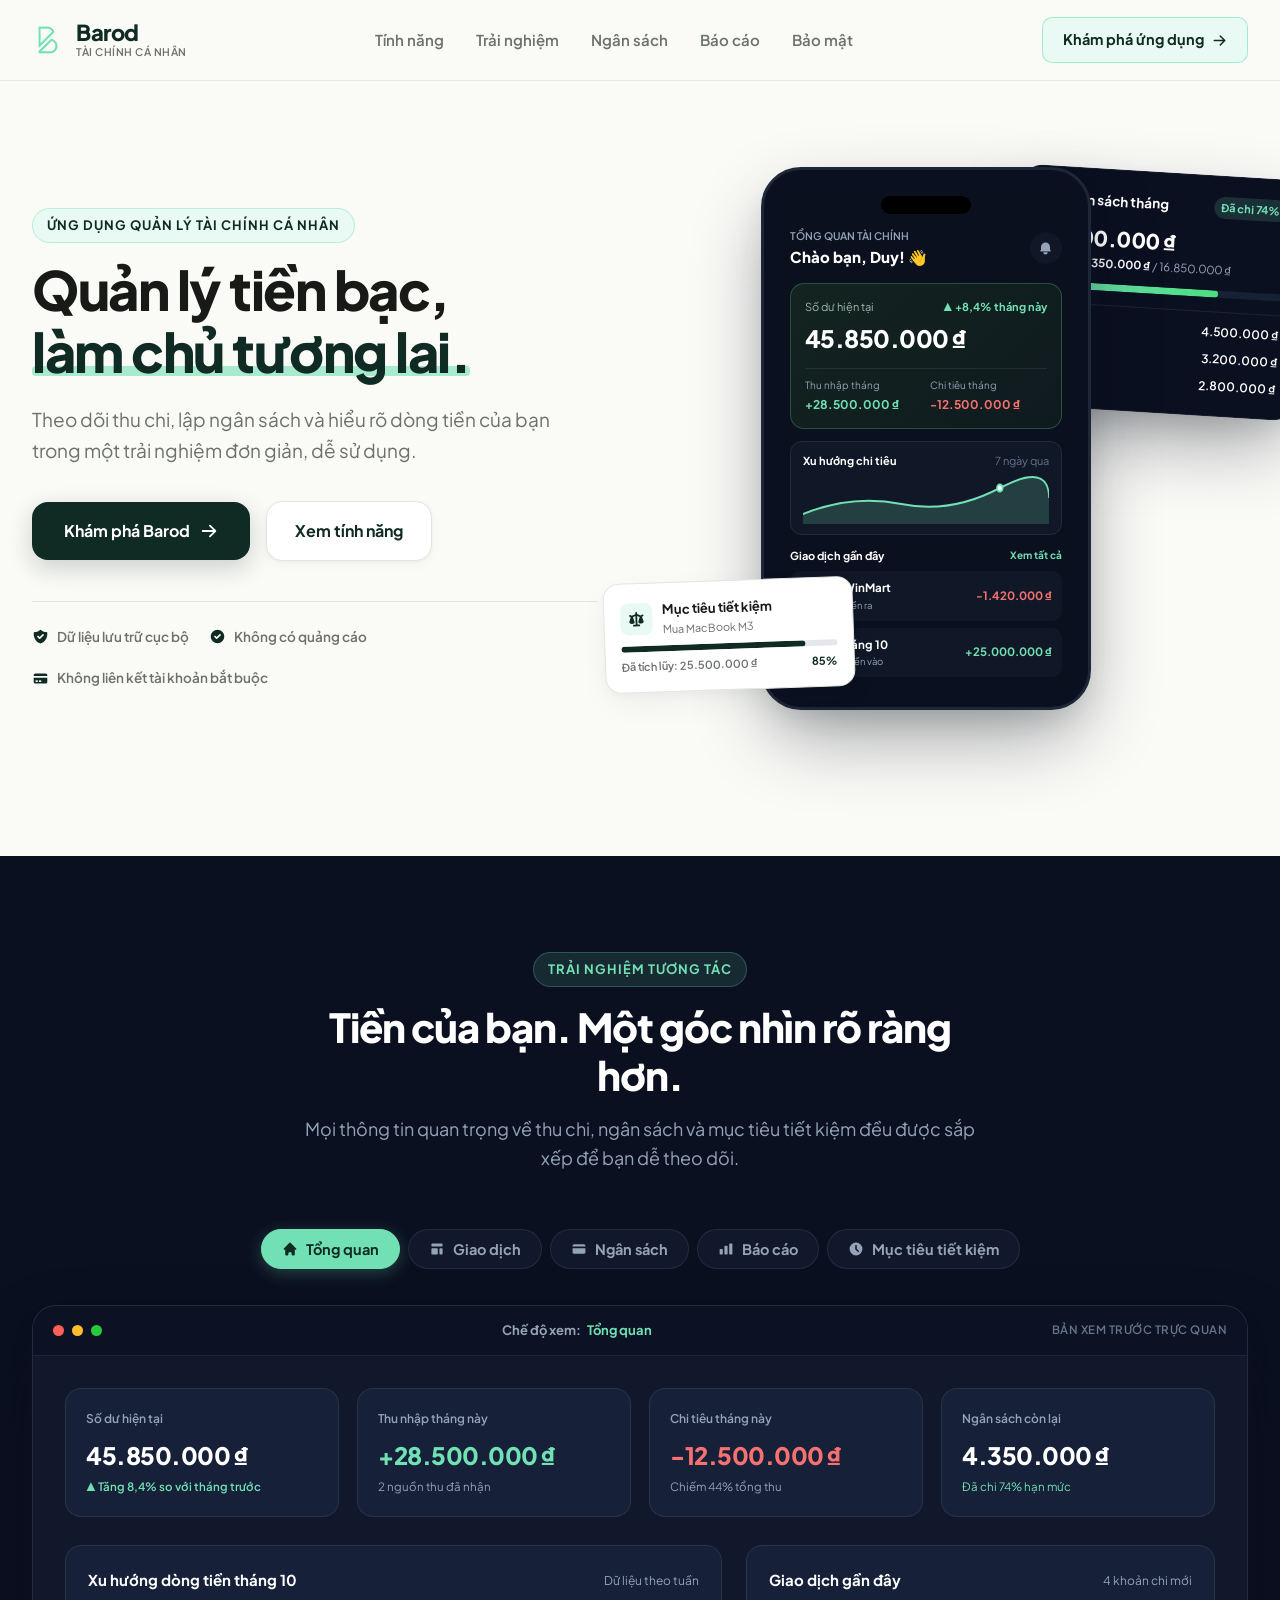
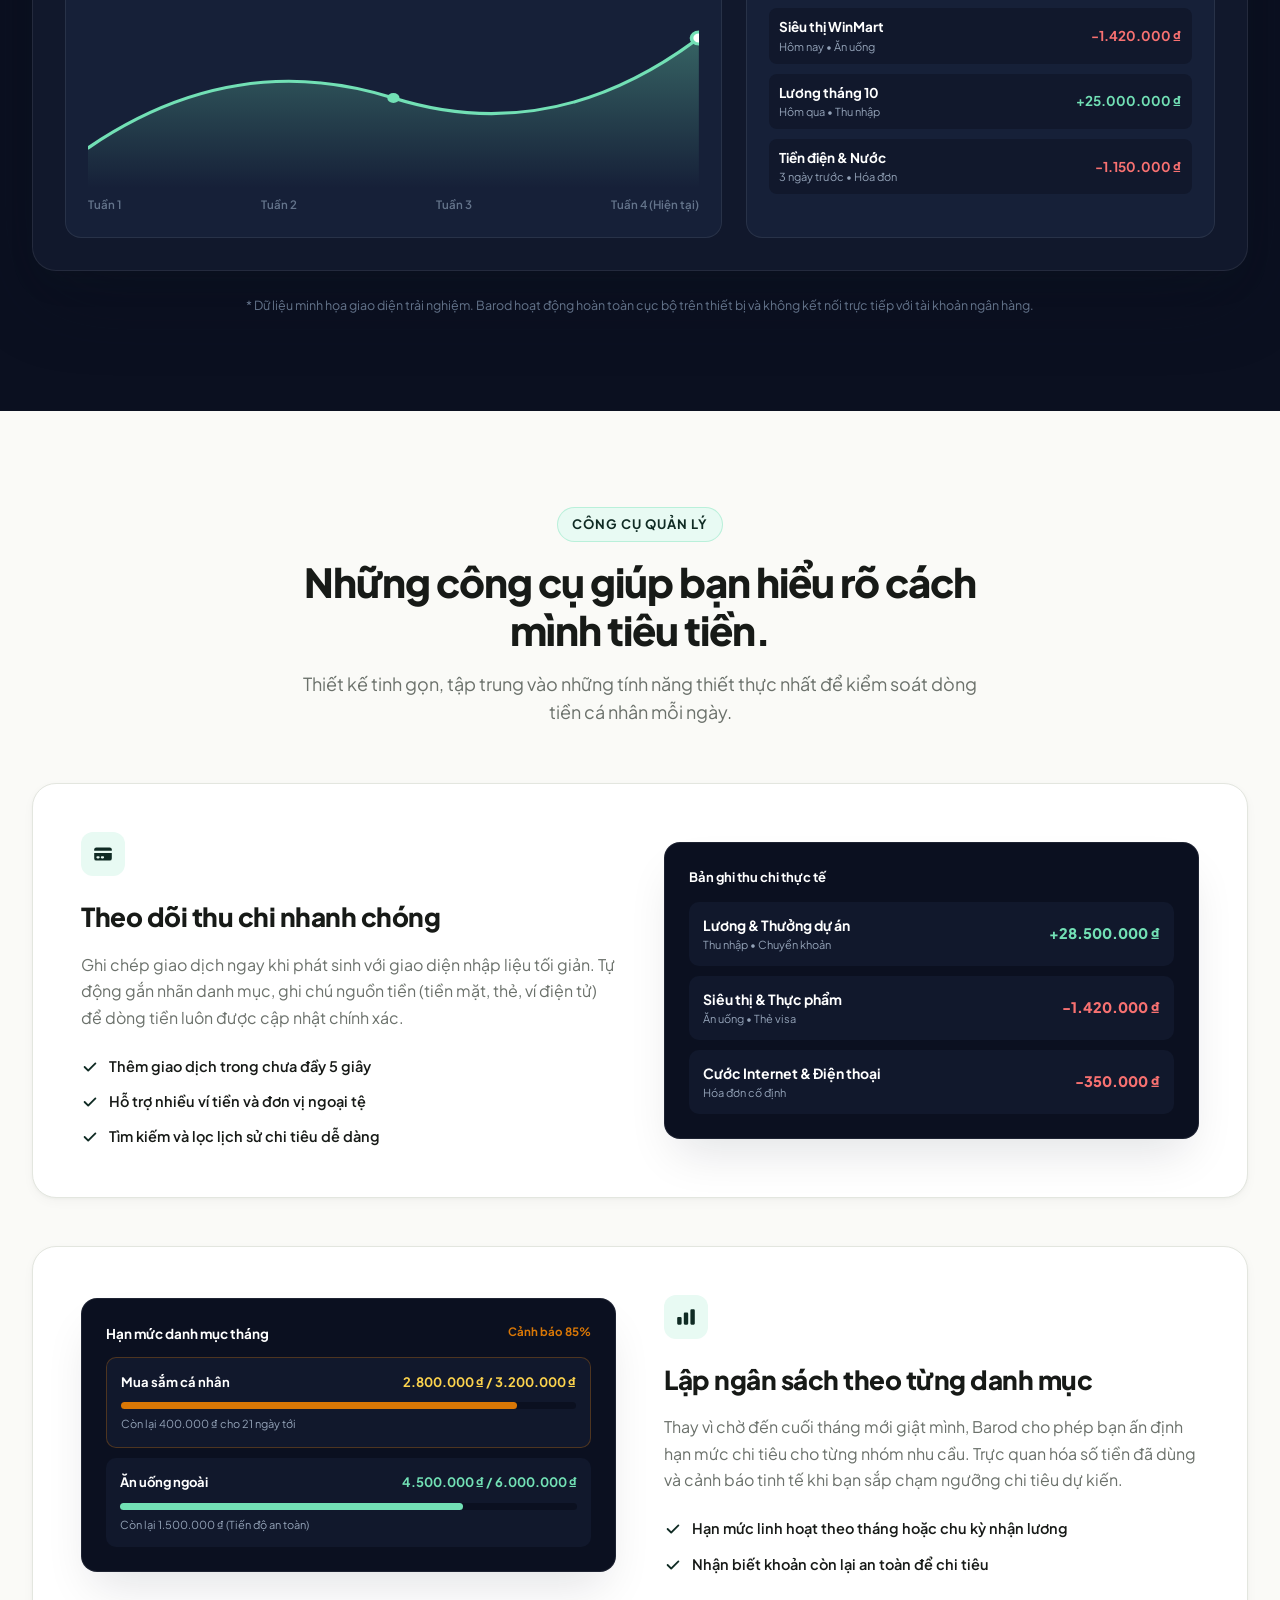
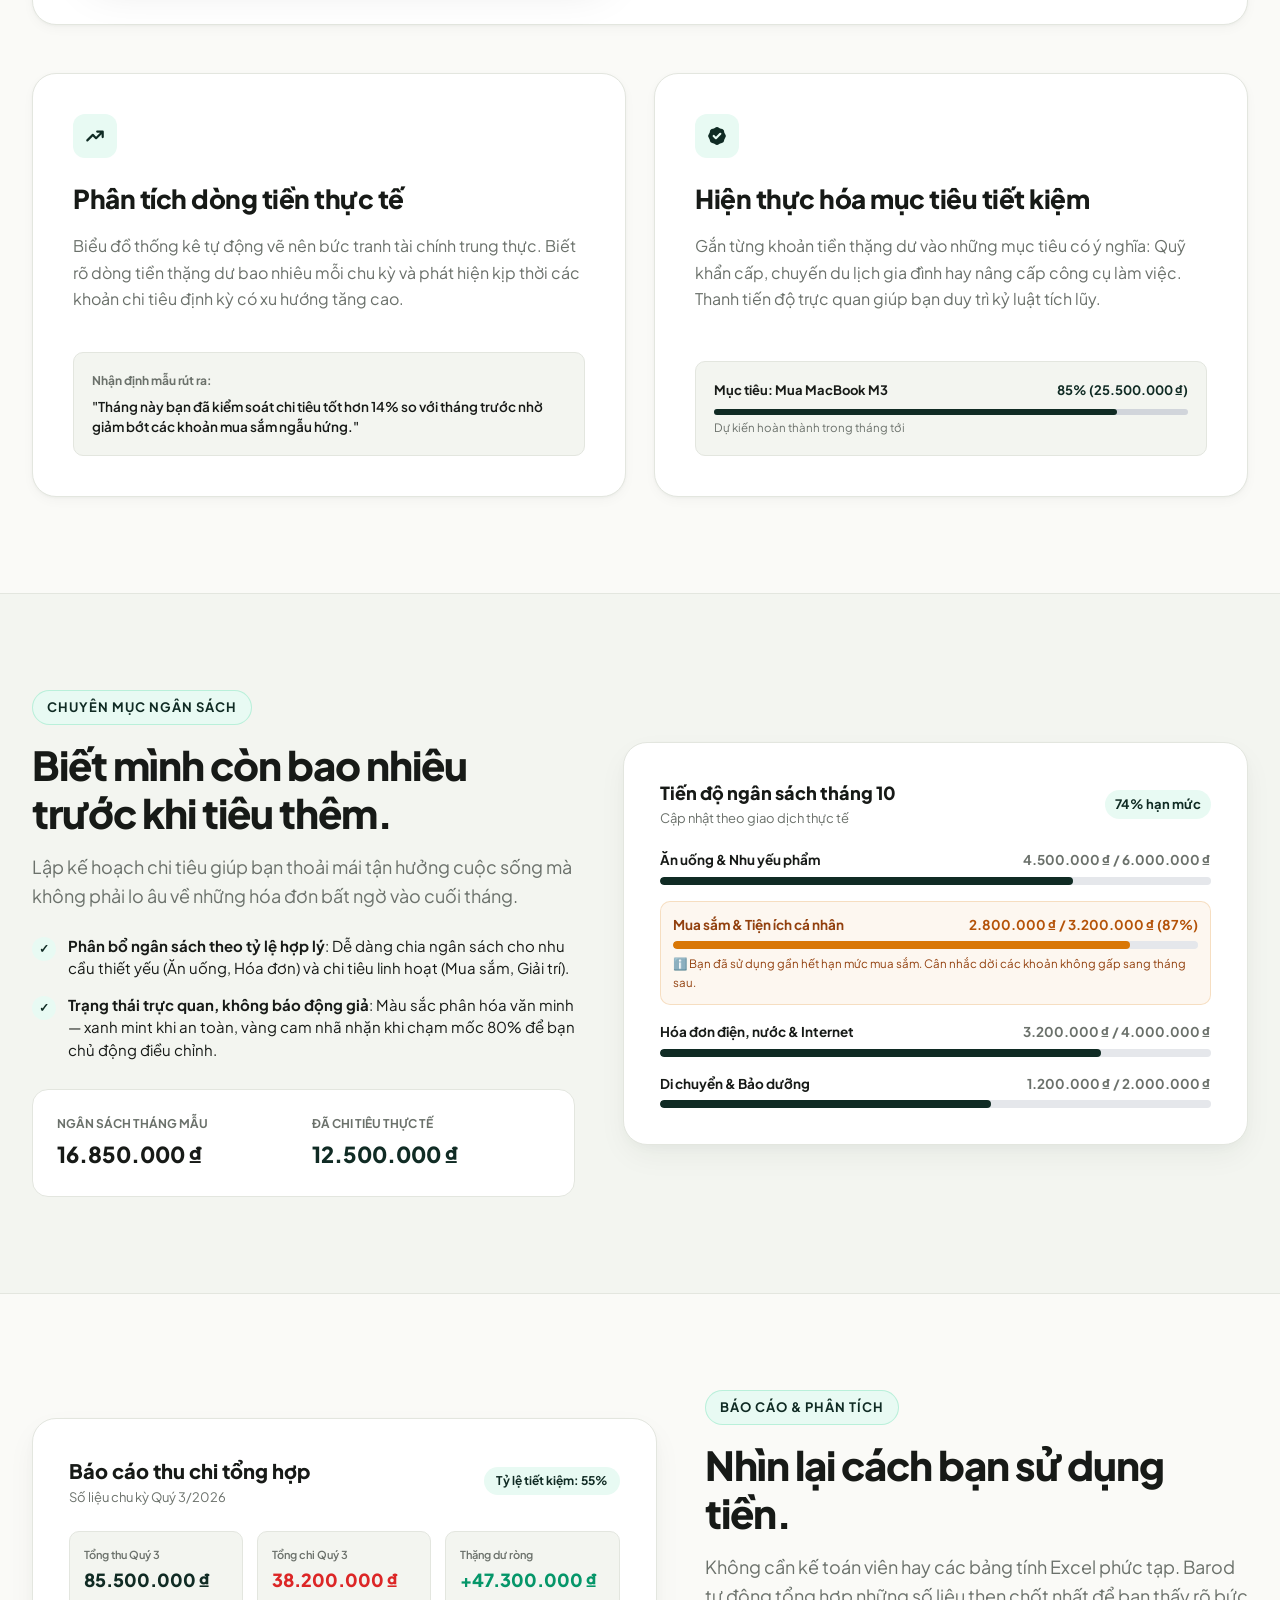
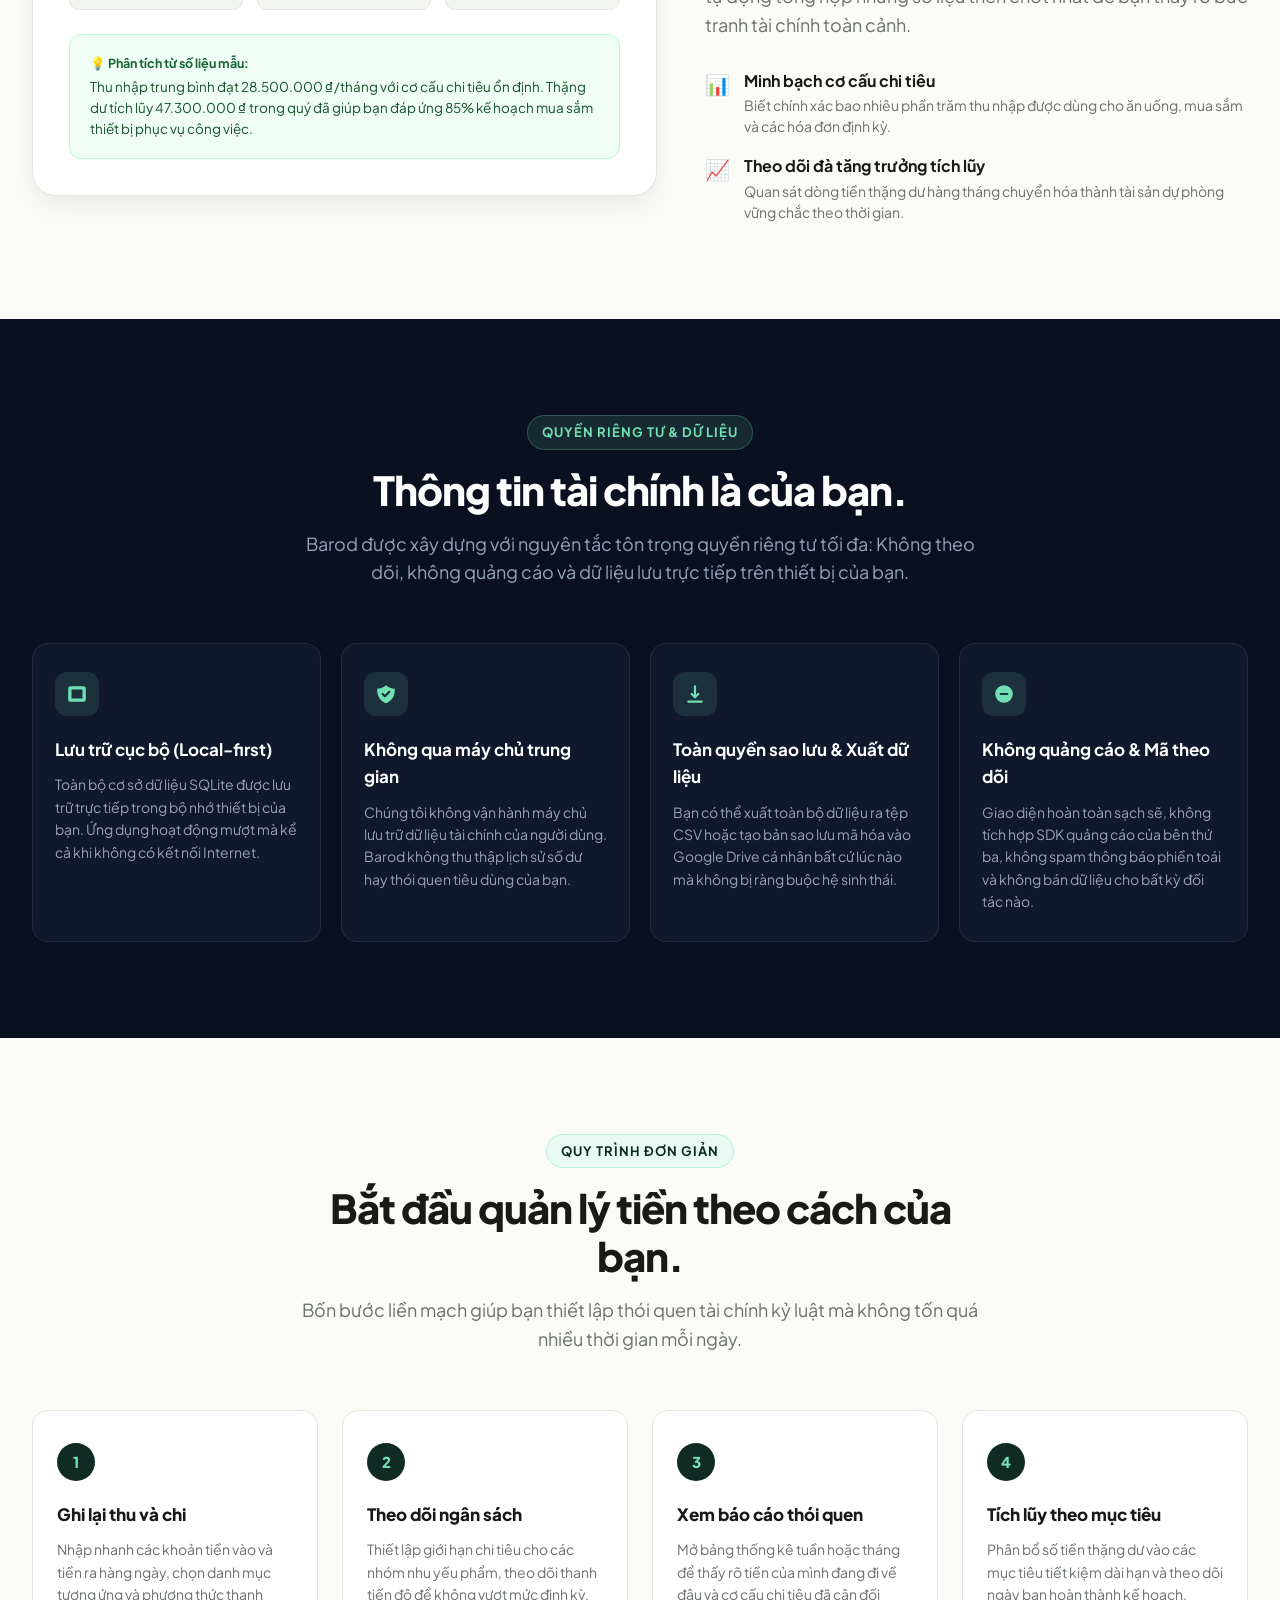
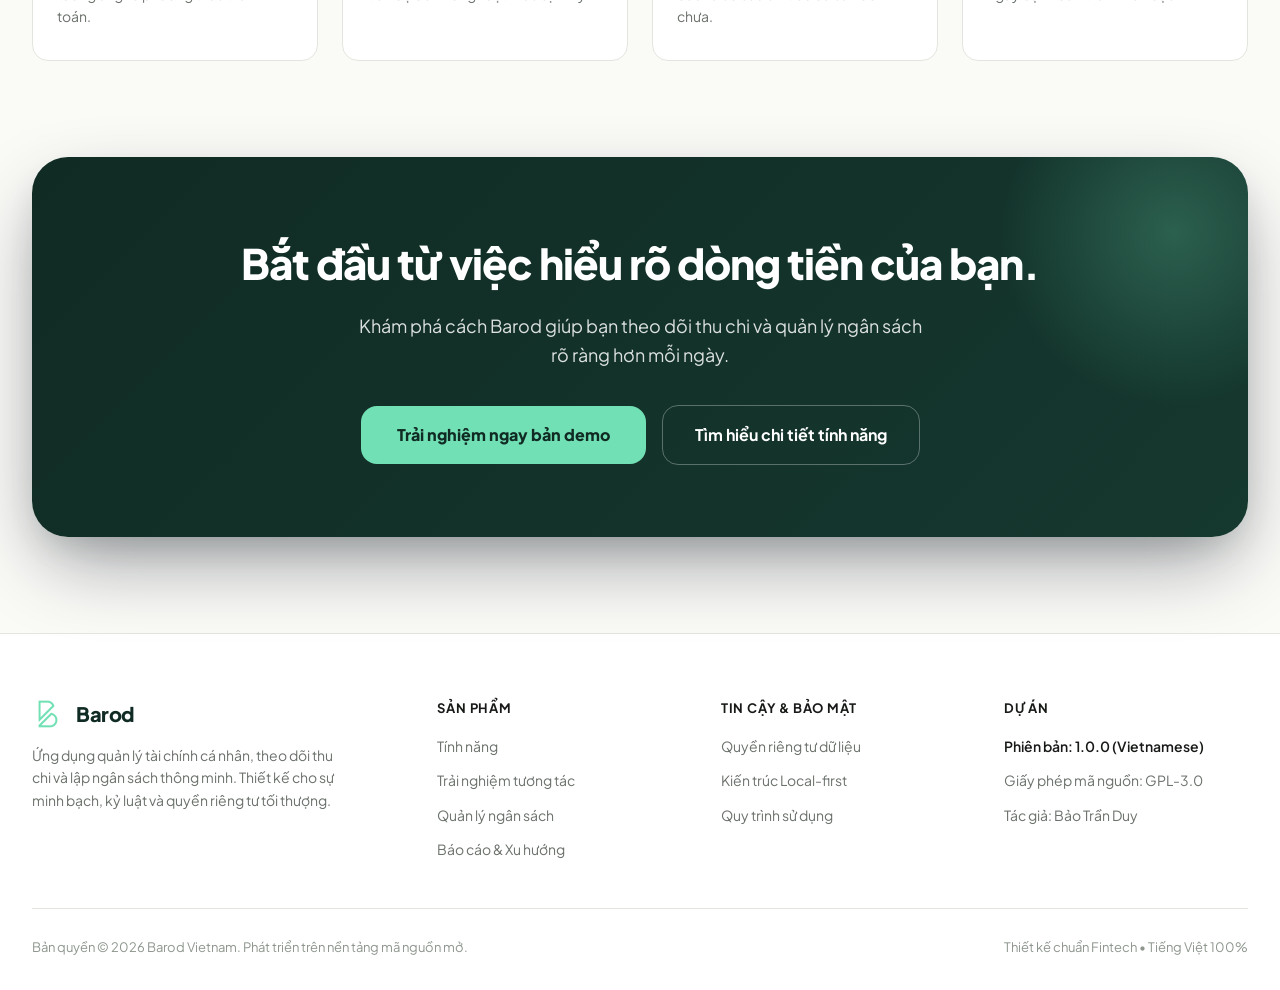
<file: budget/web/index.html>
<!DOCTYPE html>
<html lang="vi">
<head>
  <meta charset="UTF-8" />
  <meta name="viewport" content="width=device-width, initial-scale=1.0, maximum-scale=1.0" />
  <title>Barod — Quản lý tiền bạc, làm chủ tương lai</title>
  <meta name="description" content="Theo dõi thu chi, lập ngân sách và hiểu rõ dòng tiền của bạn trong một trải nghiệm đơn giản, dễ sử dụng." />
  <link rel="icon" type="image/png" href="assets/barod-logo.png" />

  <!-- Google Fonts: Plus Jakarta Sans -->
  <link rel="preconnect" href="https://fonts.googleapis.com" />
  <link rel="preconnect" href="https://fonts.gstatic.com" crossorigin />
  <link href="https://fonts.googleapis.com/css2?family=Plus+Jakarta+Sans:wght@400;500;600;700;800&display=swap" rel="stylesheet" />

  <link rel="stylesheet" href="style.css" />
</head>
<body>

  <!-- ==========================================================================
       SITE HEADER & NAVIGATION
       ========================================================================== -->
  <header class="site-header" id="headerTop">
    <div class="container nav-container">
      <a href="./index.html" class="brand-anchor" title="Trang chủ Barod">
        <div class="brand-icon-box">
          <img src="assets/barod-logo.png" alt="Logo Barod" class="brand-icon-img" />
        </div>
        <div class="brand-text-block">
          <span class="brand-title-text">Barod</span>
          <span class="brand-sub-tag">Tài chính cá nhân</span>
        </div>
      </a>

      <!-- Desktop Navigation Links -->
      <nav class="desktop-nav" aria-label="Thanh điều hướng chính">
        <a href="#tinh-nang" class="nav-link">Tính năng</a>
        <a href="#trai-nghiem" class="nav-link">Trải nghiệm</a>
        <a href="#ngan-sach" class="nav-link">Ngân sách</a>
        <a href="#bao-cao" class="nav-link">Báo cáo</a>
        <a href="#bao-mat" class="nav-link">Bảo mật</a>
      </nav>

      <!-- Desktop CTA Action -->
      <a href="#trai-nghiem" class="nav-cta-btn">
        <span>Khám phá ứng dụng</span>
        <svg width="15" height="15" viewBox="0 0 20 20" fill="currentColor">
          <path fill-rule="evenodd" d="M10.293 3.293a1 1 0 011.414 0l6 6a1 1 0 010 1.414l-6 6a1 1 0 01-1.414-1.414L14.586 11H3a1 1 0 110-2h11.586l-4.293-4.293a1 1 0 010-1.414z" clip-rule="evenodd" />
        </svg>
      </a>

      <!-- Mobile Hamburger Button -->
      <button type="button" class="mobile-menu-trigger" id="mobileMenuToggle" aria-label="Mở danh mục điều hướng" aria-expanded="false">
        <svg width="22" height="22" viewBox="0 0 24 24" fill="none" stroke="currentColor" stroke-width="2" stroke-linecap="round" stroke-linejoin="round">
          <line x1="3" y1="12" x2="21" y2="12"></line>
          <line x1="3" y1="6" x2="21" y2="6"></line>
          <line x1="3" y1="18" x2="21" y2="18"></line>
        </svg>
      </button>
    </div>
  </header>

  <!-- Mobile Navigation Drawer & Overlay -->
  <div class="mobile-nav-overlay" id="mobileNavOverlay"></div>
  <aside class="mobile-nav-drawer" id="mobileNavDrawer" aria-label="Trình đơn di động">
    <div>
      <div class="drawer-header">
        <div class="brand-anchor">
          <div class="brand-icon-box">
            <img src="assets/barod-logo.png" alt="Logo Barod" class="brand-icon-img" />
          </div>
          <span class="brand-title-text" style="font-size: 20px;">Barod</span>
        </div>
        <button type="button" class="drawer-close-btn" id="mobileMenuClose" aria-label="Đóng danh mục">
          <svg width="20" height="20" viewBox="0 0 24 24" fill="none" stroke="currentColor" stroke-width="2" stroke-linecap="round" stroke-linejoin="round">
            <line x1="18" y1="6" x2="6" y2="18"></line>
            <line x1="6" y1="6" x2="18" y2="18"></line>
          </svg>
        </button>
      </div>

      <nav class="drawer-links-list">
        <a href="#tinh-nang" class="mobile-nav-link">Tính năng</a>
        <a href="#trai-nghiem" class="mobile-nav-link">Trải nghiệm</a>
        <a href="#ngan-sach" class="mobile-nav-link">Ngân sách</a>
        <a href="#bao-cao" class="mobile-nav-link">Báo cáo</a>
        <a href="#bao-mat" class="mobile-nav-link">Bảo mật</a>
        <a href="#cach-hoat-dong" class="mobile-nav-link">Quy trình</a>
      </nav>

      <a href="#trai-nghiem" class="mobile-nav-action">Khám phá ứng dụng</a>
    </div>

    <div style="font-size: 12px; color: var(--text-secondary); text-align: center;">
      Barod Vietnam • Bản quyền © 2026
    </div>
  </aside>

  <!-- ==========================================================================
       HERO SECTION — PRESERVED & REFINED
       ========================================================================== -->
  <main class="hero-wrapper" id="dau-trang">
    <div class="container">
      <div class="hero-grid-layout">

        <!-- Cột nội dung bên trái -->
        <div class="hero-left-column">
          <div class="section-eyebrow">
            <span>Ứng dụng quản lý tài chính cá nhân</span>
          </div>

          <h1 class="hero-headline-title">
            Quản lý tiền bạc,<br />
            <span class="headline-accent">làm chủ tương lai.</span>
          </h1>

          <p class="hero-sub-description">
            Theo dõi thu chi, lập ngân sách và hiểu rõ dòng tiền của bạn trong một trải nghiệm đơn giản, dễ sử dụng.
          </p>

          <div class="hero-actions-group">
            <a href="#trai-nghiem" class="btn-cta-main" id="btnHeroExplore">
              <span>Khám phá Barod</span>
              <svg width="18" height="18" viewBox="0 0 20 20" fill="currentColor">
                <path fill-rule="evenodd" d="M10.293 3.293a1 1 0 011.414 0l6 6a1 1 0 010 1.414l-6 6a1 1 0 01-1.414-1.414L14.586 11H3a1 1 0 110-2h11.586l-4.293-4.293a1 1 0 010-1.414z" clip-rule="evenodd" />
              </svg>
            </a>

            <a href="#tinh-nang" class="btn-cta-sub" id="btnHeroFeatures">
              <span>Xem tính năng</span>
            </a>
          </div>

          <!-- Các cam kết minh bạch -->
          <div class="hero-trust-list">
            <div class="trust-item-node">
              <svg class="trust-svg-icon" viewBox="0 0 20 20" fill="currentColor">
                <path fill-rule="evenodd" d="M2.166 4.999A11.954 11.954 0 0010 1.944 11.954 11.954 0 0017.834 5c.11.65.166 1.32.166 2.001 0 5.225-3.34 9.67-8 11.317C5.34 16.67 2 12.225 2 7c0-.682.057-1.35.166-2.001zm11.541 3.708a1 1 0 00-1.414-1.414L9 10.586 7.707 9.293a1 1 0 00-1.414 1.414l2 2a1 1 0 001.414 0l4-4z" clip-rule="evenodd" />
              </svg>
              <span>Dữ liệu lưu trữ cục bộ</span>
            </div>

            <div class="trust-item-node">
              <svg class="trust-svg-icon" viewBox="0 0 20 20" fill="currentColor">
                <path fill-rule="evenodd" d="M10 18a8 8 0 100-16 8 8 0 000 16zm3.707-9.293a1 1 0 00-1.414-1.414L9 10.586 7.707 9.293a1 1 0 00-1.414 1.414l2 2a1 1 0 001.414 0l4-4z" clip-rule="evenodd" />
              </svg>
              <span>Không có quảng cáo</span>
            </div>

            <div class="trust-item-node">
              <svg class="trust-svg-icon" viewBox="0 0 20 20" fill="currentColor">
                <path fill-rule="evenodd" d="M4 4a2 2 0 00-2 2v1h16V6a2 2 0 00-2-2H4z" />
                <path fill-rule="evenodd" d="M18 9H2v5a2 2 0 002 2h12a2 2 0 002-2V9zM4 13a1 1 0 011-1h1a1 1 0 110 2H5a1 1 0 01-1-1zm5-1a1 1 0 100 2h1a1 1 0 100-2H9z" clip-rule="evenodd" />
              </svg>
              <span>Không liên kết tài khoản bắt buộc</span>
            </div>
          </div>
        </div>

        <!-- Cột mockup đa tầng bên phải -->
        <div class="hero-mockup-stage" aria-label="Giao diện minh họa Barod">

          <!-- Thẻ ngân sách nổi phía sau -->
          <div class="mockup-budget-card">
            <div style="display: flex; justify-content: space-between; align-items: center; margin-bottom: 10px;">
              <span style="font-size: 13.5px; font-weight: 700; color: #FFFFFF; display: flex; align-items: center; gap: 6px;">
                <svg width="15" height="15" viewBox="0 0 20 20" fill="#72E0B5">
                  <path d="M4 4a2 2 0 00-2 2v1h16V6a2 2 0 00-2-2H4z" />
                  <path fill-rule="evenodd" d="M18 9H2v5a2 2 0 002 2h12a2 2 0 002-2V9z" clip-rule="evenodd" />
                </svg>
                Ngân sách tháng
              </span>
              <span style="font-size: 11px; font-weight: 700; color: #72E0B5; background: rgba(114, 224, 181, 0.15); padding: 2px 7px; border-radius: 100px;">
                Đã chi 74%
              </span>
            </div>

            <div style="font-size: 21px; font-weight: 800; color: #FFFFFF; letter-spacing: -0.5px;">12.500.000 ₫</div>
            <div style="font-size: 11.5px; color: #94A3B8; margin-bottom: 10px;">Còn lại: <strong style="color: #F5F7FA;">4.350.000 ₫</strong> / 16.850.000 ₫</div>

            <div style="width: 100%; height: 7px; background: #172136; border-radius: 100px; overflow: hidden; margin-bottom: 14px;">
              <div style="width: 74%; height: 100%; background: linear-gradient(90deg, #72E0B5, #4ADE80); border-radius: 100px;"></div>
            </div>

            <div style="display: flex; flex-direction: column; gap: 8px; border-top: 1px solid rgba(255, 255, 255, 0.08); padding-top: 10px; font-size: 12px;">
              <div style="display: flex; justify-content: space-between; color: #94A3B8;">
                <span>• Ăn uống</span>
                <span style="color: #FFFFFF; font-weight: 600;">4.500.000 ₫</span>
              </div>
              <div style="display: flex; justify-content: space-between; color: #94A3B8;">
                <span>• Hóa đơn</span>
                <span style="color: #FFFFFF; font-weight: 600;">3.200.000 ₫</span>
              </div>
              <div style="display: flex; justify-content: space-between; color: #94A3B8;">
                <span>• Mua sắm</span>
                <span style="color: #FFFFFF; font-weight: 600;">2.800.000 ₫</span>
              </div>
            </div>
          </div>

          <!-- Khung điện thoại chính -->
          <div class="mockup-phone-frame">
            <div class="phone-inner-screen">
              <div class="phone-dynamic-notch"></div>

              <!-- Header điện thoại -->
              <div style="display: flex; justify-content: space-between; align-items: center; margin-bottom: 14px;">
                <div>
                  <div style="font-size: 10.5px; color: #94A3B8; text-transform: uppercase; font-weight: 600;">Tổng quan tài chính</div>
                  <div style="font-size: 15px; font-weight: 800; color: #FFFFFF;">Chào bạn, Duy! 👋</div>
                </div>
                <div style="width: 32px; height: 32px; background: #101726; border-radius: 50%; display: flex; align-items: center; justify-content: center; color: #94A3B8;">
                  <svg width="15" height="15" viewBox="0 0 20 20" fill="currentColor">
                    <path d="M10 2a6 6 0 00-6 6v3.586l-.707.707A1 1 0 004 14h12a1 1 0 00.707-1.707L16 11.586V8a6 6 0 00-6-6zM10 18a3 3 0 01-3-3h6a3 3 0 01-3 3z" />
                  </svg>
                </div>
              </div>

              <!-- Thẻ số dư chính -->
              <div style="background: linear-gradient(135deg, #132420 0%, #0F1A1E 100%); border: 1px solid rgba(114, 224, 181, 0.25); border-radius: 14px; padding: 14px; margin-bottom: 12px;">
                <div style="display: flex; justify-content: space-between; font-size: 11px; color: #A3B8B0;">
                  <span>Số dư hiện tại</span>
                  <span style="color: #72E0B5; font-weight: 700;">▲ +8,4% tháng này</span>
                </div>
                <div style="font-size: 24px; font-weight: 800; color: #FFFFFF; margin: 4px 0 10px; letter-spacing: -0.5px;">
                  45.850.000 ₫
                </div>
                <div style="display: grid; grid-template-columns: 1fr 1fr; gap: 8px; border-top: 1px solid rgba(255, 255, 255, 0.08); padding-top: 8px; font-size: 10px;">
                  <div>
                    <span style="color: #94A3B8;">Thu nhập tháng</span>
                    <div style="color: #72E0B5; font-weight: 700; font-size: 12px; margin-top: 2px;">+28.500.000 ₫</div>
                  </div>
                  <div>
                    <span style="color: #94A3B8;">Chi tiêu tháng</span>
                    <div style="color: #F87171; font-weight: 700; font-size: 12px; margin-top: 2px;">-12.500.000 ₫</div>
                  </div>
                </div>
              </div>

              <!-- Biểu đồ mini 7 ngày -->
              <div style="background: #101726; border: 1px solid rgba(255, 255, 255, 0.08); border-radius: 12px; padding: 10px 12px; margin-bottom: 12px;">
                <div style="display: flex; justify-content: space-between; font-size: 11px; margin-bottom: 6px;">
                  <span style="font-weight: 700; color: #FFFFFF;">Xu hướng chi tiêu</span>
                  <span style="color: #64748B;">7 ngày qua</span>
                </div>
                <div style="height: 48px; width: 100%;">
                  <svg viewBox="0 0 300 48" preserveAspectRatio="none" style="width: 100%; height: 100%;">
                    <path d="M 0,38 Q 60,18 120,28 T 240,12 T 300,22 L 300,48 L 0,48 Z" fill="rgba(114, 224, 181, 0.2)" />
                    <path d="M 0,38 Q 60,18 120,28 T 240,12 T 300,22" fill="none" stroke="#72E0B5" stroke-width="2" />
                    <circle cx="240" cy="12" r="3.5" fill="#FFFFFF" stroke="#72E0B5" stroke-width="2" />
                  </svg>
                </div>
              </div>

              <!-- Giao dịch gần đây thu nhỏ -->
              <div style="display: flex; flex-direction: column; gap: 7px;">
                <div style="display: flex; justify-content: space-between; font-size: 11px; font-weight: 700; color: #FFFFFF;">
                  <span>Giao dịch gần đây</span>
                  <span style="color: #72E0B5; font-size: 10px;">Xem tất cả</span>
                </div>
                <div style="display: flex; justify-content: space-between; align-items: center; background: #101726; border-radius: 10px; padding: 8px 10px; font-size: 11.5px;">
                  <div>
                    <div style="font-weight: 700; color: #FFFFFF;">Siêu thị WinMart</div>
                    <div style="font-size: 9.5px; color: #94A3B8;">Ăn uống • Tiền ra</div>
                  </div>
                  <span style="font-weight: 700; color: #F87171;">-1.420.000 ₫</span>
                </div>
                <div style="display: flex; justify-content: space-between; align-items: center; background: #101726; border-radius: 10px; padding: 8px 10px; font-size: 11.5px;">
                  <div>
                    <div style="font-weight: 700; color: #FFFFFF;">Lương tháng 10</div>
                    <div style="font-size: 9.5px; color: #94A3B8;">Thu nhập • Tiền vào</div>
                  </div>
                  <span style="font-weight: 700; color: #72E0B5;">+25.000.000 ₫</span>
                </div>
              </div>

            </div>
          </div>

          <!-- Thẻ mục tiêu nổi góc dưới -->
          <div class="mockup-goal-card">
            <div style="display: flex; align-items: center; gap: 10px; margin-bottom: 8px;">
              <div style="width: 32px; height: 32px; background: #E8FAF3; border-radius: 8px; display: flex; align-items: center; justify-content: center; color: #102B24;">
                <svg width="18" height="18" viewBox="0 0 20 20" fill="currentColor">
                  <path fill-rule="evenodd" d="M10 2a1 1 0 011 1v1.323l3.954 1.582 1.599-.8a1 1 0 01.894 1.79l-1.233.616 1.738 5.42a1 1 0 01-.285 1.05A3.989 3.989 0 0115 15a3.989 3.989 0 01-2.667-1.019 1 1 0 01-.285-1.05l1.715-5.349L11 6.477V16h2a1 1 0 110 2H7a1 1 0 110-2h2V6.477L6.237 7.582l1.715 5.349a1 1 0 01-.285 1.05A3.989 3.989 0 015 15a3.989 3.989 0 01-2.667-1.019 1 1 0 01-.285-1.05l1.738-5.42-1.233-.617a1 1 0 01.894-1.788l1.599.799L9 4.323V3a1 1 0 011-1z" clip-rule="evenodd" />
                </svg>
              </div>
              <div>
                <h4 style="font-size: 13px; font-weight: 700; color: #171A17;">Mục tiêu tiết kiệm</h4>
                <p style="font-size: 11px; color: #6B716B;">Mua MacBook M3</p>
              </div>
            </div>
            <div style="width: 100%; height: 6px; background: #E5E7EB; border-radius: 100px; overflow: hidden; margin-bottom: 6px;">
              <div style="width: 85%; height: 100%; background: #102B24; border-radius: 100px;"></div>
            </div>
            <div style="display: flex; justify-content: space-between; font-size: 11px; font-weight: 600; color: #6B716B;">
              <span>Đã tích lũy: 25.500.000 ₫</span>
              <span style="color: #102B24; font-weight: 700;">85%</span>
            </div>
          </div>

        </div>

      </div>
    </div>
  </main>

  <!-- ==========================================================================
       SECTION 4: PRODUCT SHOWCASE — INTERACTIVE DASHBOARD TABS
       ========================================================================== -->
  <section class="section-wrapper dark-section" id="trai-nghiem">
    <div class="container">
      <div class="section-header">
        <div class="section-eyebrow">Trải nghiệm tương tác</div>
        <h2 class="section-heading">Tiền của bạn. Một góc nhìn rõ ràng hơn.</h2>
        <p class="section-desc">
          Mọi thông tin quan trọng về thu chi, ngân sách và mục tiêu tiết kiệm đều được sắp xếp để bạn dễ theo dõi.
        </p>
      </div>

      <!-- Tab Buttons Selector -->
      <div class="showcase-tabs-nav" role="tablist" aria-label="Bộ chọn chế độ xem sản phẩm">
        <button type="button" class="showcase-tab-btn is-active" data-tab="tab-tong-quan" role="tab" aria-selected="true" id="tabBtn1">
          <svg width="16" height="16" viewBox="0 0 20 20" fill="currentColor">
            <path d="M10.707 2.293a1 1 0 00-1.414 0l-7 7a1 1 0 001.414 1.414L4 10.414V17a1 1 0 001 1h2a1 1 0 001-1v-2a1 1 0 011-1h2a1 1 0 011 1v2a1 1 0 001 1h2a1 1 0 001-1v-6.586l.293.293a1 1 0 001.414-1.414l-7-7z" />
          </svg>
          <span>Tổng quan</span>
        </button>

        <button type="button" class="showcase-tab-btn" data-tab="tab-giao-dich" role="tab" aria-selected="false" id="tabBtn2">
          <svg width="16" height="16" viewBox="0 0 20 20" fill="currentColor">
            <path d="M3 4a1 1 0 011-1h12a1 1 0 011 1v2a1 1 0 01-1 1H4a1 1 0 01-1-1V4zM3 10a1 1 0 011-1h6a1 1 0 011 1v6a1 1 0 01-1 1H4a1 1 0 01-1-1v-6zM14 9a1 1 0 00-1 1v6a1 1 0 001 1h2a1 1 0 001-1v-6a1 1 0 00-1-1h-2z" />
          </svg>
          <span>Giao dịch</span>
        </button>

        <button type="button" class="showcase-tab-btn" data-tab="tab-ngan-sach" role="tab" aria-selected="false" id="tabBtn3">
          <svg width="16" height="16" viewBox="0 0 20 20" fill="currentColor">
            <path d="M4 4a2 2 0 00-2 2v1h16V6a2 2 0 00-2-2H4z" />
            <path fill-rule="evenodd" d="M18 9H2v5a2 2 0 002 2h12a2 2 0 002-2V9z" clip-rule="evenodd" />
          </svg>
          <span>Ngân sách</span>
        </button>

        <button type="button" class="showcase-tab-btn" data-tab="tab-bao-cao" role="tab" aria-selected="false" id="tabBtn4">
          <svg width="16" height="16" viewBox="0 0 20 20" fill="currentColor">
            <path d="M2 11a1 1 0 011-1h2a1 1 0 011 1v5a1 1 0 01-1 1H3a1 1 0 01-1-1v-5zM8 7a1 1 0 011-1h2a1 1 0 011 1v9a1 1 0 01-1 1H9a1 1 0 01-1-1V7zM14 4a1 1 0 011-1h2a1 1 0 011 1v12a1 1 0 01-1 1h-2a1 1 0 01-1-1V4z" />
          </svg>
          <span>Báo cáo</span>
        </button>

        <button type="button" class="showcase-tab-btn" data-tab="tab-muc-tieu" role="tab" aria-selected="false" id="tabBtn5">
          <svg width="16" height="16" viewBox="0 0 20 20" fill="currentColor">
            <path fill-rule="evenodd" d="M10 18a8 8 0 100-16 8 8 0 000 16zm1-12a1 1 0 10-2 0v4a1 1 0 00.293.707l2.828 2.829a1 1 0 101.415-1.415L11 9.586V6z" clip-rule="evenodd" />
          </svg>
          <span>Mục tiêu tiết kiệm</span>
        </button>
      </div>

      <!-- Khung giao diện Dashboard chính -->
      <div class="showcase-window-container">
        <!-- Thanh trạng thái Window Chrome -->
        <div class="showcase-window-chrome">
          <div class="chrome-window-dots">
            <span class="chrome-dot red"></span>
            <span class="chrome-dot yellow"></span>
            <span class="chrome-dot green"></span>
          </div>
          <div class="chrome-tab-indicator">
            Chế độ xem: <span id="showcaseCurrentTabLabel">Tổng quan</span>
          </div>
          <div class="chrome-device-tag">Bản xem trước trực quan</div>
        </div>

        <div class="showcase-window-body">

          <!-- ================= PANEL 1: TỔNG QUAN ================= -->
          <div class="showcase-tab-panel is-active" id="tab-tong-quan" role="tabpanel" aria-labelledby="tabBtn1">
            <div class="overview-metrics-grid">
              <div class="overview-metric-card">
                <div class="metric-label-sub">Số dư hiện tại</div>
                <div class="metric-value-num">45.850.000 ₫</div>
                <div style="font-size: 11.5px; color: #72E0B5; margin-top: 4px; font-weight: 600;">▲ Tăng 8,4% so với tháng trước</div>
              </div>

              <div class="overview-metric-card">
                <div class="metric-label-sub">Thu nhập tháng này</div>
                <div class="metric-value-num income">+28.500.000 ₫</div>
                <div style="font-size: 11.5px; color: #94A3B8; margin-top: 4px;">2 nguồn thu đã nhận</div>
              </div>

              <div class="overview-metric-card">
                <div class="metric-label-sub">Chi tiêu tháng này</div>
                <div class="metric-value-num expense">-12.500.000 ₫</div>
                <div style="font-size: 11.5px; color: #94A3B8; margin-top: 4px;">Chiếm 44% tổng thu</div>
              </div>

              <div class="overview-metric-card">
                <div class="metric-label-sub">Ngân sách còn lại</div>
                <div class="metric-value-num">4.350.000 ₫</div>
                <div style="font-size: 11.5px; color: #72E0B5; margin-top: 4px;">Đã chi 74% hạn mức</div>
              </div>
            </div>

            <div class="overview-dual-grid">
              <!-- Biểu đồ dòng tiền xu hướng -->
              <div class="showcase-subcard">
                <div class="subcard-header-flex">
                  <span class="subcard-title-text">Xu hướng dòng tiền tháng 10</span>
                  <span class="subcard-meta-text">Dữ liệu theo tuần</span>
                </div>
                <div style="height: 180px; width: 100%;">
                  <svg viewBox="0 0 500 180" preserveAspectRatio="none" style="width: 100%; height: 100%;">
                    <defs>
                      <linearGradient id="areaGradient" x1="0" y1="0" x2="0" y2="1">
                        <stop offset="0%" stop-color="#72E0B5" stop-opacity="0.35" />
                        <stop offset="100%" stop-color="#72E0B5" stop-opacity="0.0" />
                      </linearGradient>
                    </defs>
                    <path d="M 0,140 Q 120,40 250,90 T 500,30 L 500,180 L 0,180 Z" fill="url(#areaGradient)" />
                    <path d="M 0,140 Q 120,40 250,90 T 500,30" fill="none" stroke="#72E0B5" stroke-width="3" stroke-linecap="round" />
                    <circle cx="250" cy="90" r="5" fill="#72E0B5" />
                    <circle cx="500" cy="30" r="6" fill="#FFFFFF" stroke="#72E0B5" stroke-width="3" />
                  </svg>
                </div>
                <div style="display: flex; justify-content: space-between; font-size: 11.5px; color: #64748B; font-weight: 600; padding-top: 8px;">
                  <span>Tuần 1</span>
                  <span>Tuần 2</span>
                  <span>Tuần 3</span>
                  <span>Tuần 4 (Hiện tại)</span>
                </div>
              </div>

              <!-- Giao dịch mới nhất -->
              <div class="showcase-subcard">
                <div class="subcard-header-flex">
                  <span class="subcard-title-text">Giao dịch gần đây</span>
                  <span class="subcard-meta-text">4 khoản chi mới</span>
                </div>
                <div style="display: flex; flex-direction: column; gap: 10px;">
                  <div style="display: flex; justify-content: space-between; align-items: center; padding: 8px 10px; background: #11182C; border-radius: 8px;">
                    <div>
                      <div style="font-size: 13.5px; font-weight: 700; color: #FFFFFF;">Siêu thị WinMart</div>
                      <div style="font-size: 11px; color: #94A3B8;">Hôm nay • Ăn uống</div>
                    </div>
                    <span style="font-size: 13.5px; font-weight: 700; color: #F87171;">-1.420.000 ₫</span>
                  </div>

                  <div style="display: flex; justify-content: space-between; align-items: center; padding: 8px 10px; background: #11182C; border-radius: 8px;">
                    <div>
                      <div style="font-size: 13.5px; font-weight: 700; color: #FFFFFF;">Lương tháng 10</div>
                      <div style="font-size: 11px; color: #94A3B8;">Hôm qua • Thu nhập</div>
                    </div>
                    <span style="font-size: 13.5px; font-weight: 700; color: #72E0B5;">+25.000.000 ₫</span>
                  </div>

                  <div style="display: flex; justify-content: space-between; align-items: center; padding: 8px 10px; background: #11182C; border-radius: 8px;">
                    <div>
                      <div style="font-size: 13.5px; font-weight: 700; color: #FFFFFF;">Tiền điện &amp; Nước</div>
                      <div style="font-size: 11px; color: #94A3B8;">3 ngày trước • Hóa đơn</div>
                    </div>
                    <span style="font-size: 13.5px; font-weight: 700; color: #F87171;">-1.150.000 ₫</span>
                  </div>
                </div>
              </div>
            </div>
          </div>

          <!-- ================= PANEL 2: GIAO DỊCH (LIVE FILTER & SEARCH) ================= -->
          <div class="showcase-tab-panel" id="tab-giao-dich" role="tabpanel" aria-labelledby="tabBtn2" hidden>
            <div class="tx-toolbar-row">
              <div class="tx-search-box">
                <svg class="tx-search-icon" viewBox="0 0 20 20" fill="currentColor">
                  <path fill-rule="evenodd" d="M8 4a4 4 0 100 8 4 4 0 000-8zM2 8a6 6 0 1110.89 3.476l4.817 4.817a1 1 0 01-1.414 1.414l-4.816-4.816A6 6 0 012 8z" clip-rule="evenodd" />
                </svg>
                <input type="text" class="tx-search-input" id="txSearchInput" placeholder="Tìm giao dịch, danh mục..." aria-label="Tìm kiếm giao dịch mẫu" />
              </div>

              <div class="tx-filter-chips-group" role="group" aria-label="Lọc theo loại giao dịch">
                <button type="button" class="tx-filter-chip is-active" data-filter="all" aria-pressed="true">Tất cả</button>
                <button type="button" class="tx-filter-chip" data-filter="in" aria-pressed="false">Tiền vào</button>
                <button type="button" class="tx-filter-chip" data-filter="out" aria-pressed="false">Tiền ra</button>
                <span style="font-size: 12px; color: var(--dash-text-muted); margin-left: 8px;" id="demoTxVisibleCount">6 giao dịch</span>
              </div>
            </div>

            <div class="tx-table-container">
              <!-- Item 1 -->
              <div class="demo-tx-row" data-type="out" data-title="siêu thị winmart" data-category="ăn uống">
                <div class="tx-left-block">
                  <div class="tx-cat-badge" style="background: rgba(251, 191, 36, 0.15); color: #FBBF24;">
                    <svg width="18" height="18" viewBox="0 0 20 20" fill="currentColor"><path d="M3 1a1 1 0 000 2h1.22l.305 1.222a.997.997 0 00.01.042l1.358 5.43-.893.892C3.74 11.846 4.632 14 6.414 14H15a1 1 0 000-2H6.414l1-1H14a1 1 0 00.894-.553l3-6A1 1 0 0017 3H6.28l-.24-1.2A1 1 0 005.06 1H3z" /></svg>
                  </div>
                  <div>
                    <div class="tx-name-title">Siêu thị WinMart</div>
                    <div class="tx-meta-desc">Ăn uống • 10/10/2026 • Thẻ ghi nợ</div>
                  </div>
                </div>
                <div class="tx-amount-col">
                  <div class="tx-amount-val outflow">-1.420.000 ₫</div>
                  <div style="font-size: 11px; color: #94A3B8;">Tiền ra</div>
                </div>
              </div>

              <!-- Item 2 -->
              <div class="demo-tx-row" data-type="in" data-title="lương tháng 10" data-category="thu nhập">
                <div class="tx-left-block">
                  <div class="tx-cat-badge" style="background: rgba(114, 224, 181, 0.15); color: #72E0B5;">
                    <svg width="18" height="18" viewBox="0 0 20 20" fill="currentColor"><path fill-rule="evenodd" d="M4 4a2 2 0 00-2 2v4a2 2 0 002 2V6h10a2 2 0 00-2-2H4zm2 6a2 2 0 012-2h8a2 2 0 012 2v4a2 2 0 01-2 2H8a2 2 0 01-2-2v-4zm6 4a2 2 0 100-4 2 2 0 000 4z" clip-rule="evenodd" /></svg>
                  </div>
                  <div>
                    <div class="tx-name-title">Lương tháng 10</div>
                    <div class="tx-meta-desc">Thu nhập • 05/10/2026 • Chuyển khoản</div>
                  </div>
                </div>
                <div class="tx-amount-col">
                  <div class="tx-amount-val inflow">+25.000.000 ₫</div>
                  <div style="font-size: 11px; color: #72E0B5;">Tiền vào</div>
                </div>
              </div>

              <!-- Item 3 -->
              <div class="demo-tx-row" data-type="out" data-title="tiền điện & nước" data-category="hóa đơn">
                <div class="tx-left-block">
                  <div class="tx-cat-badge" style="background: rgba(96, 165, 250, 0.15); color: #60A5FA;">
                    <svg width="18" height="18" viewBox="0 0 20 20" fill="currentColor"><path fill-rule="evenodd" d="M11.3 1.046A1 1 0 0112 2v5h4a1 1 0 01.82 1.573l-7 10A1 1 0 018 18v-5H4a1 1 0 01-.82-1.573l7-10a1 1 0 011.12-.38z" clip-rule="evenodd" /></svg>
                  </div>
                  <div>
                    <div class="tx-name-title">Tiền điện &amp; Nước sinh hoạt</div>
                    <div class="tx-meta-desc">Hóa đơn định kỳ • 03/10/2026</div>
                  </div>
                </div>
                <div class="tx-amount-col">
                  <div class="tx-amount-val outflow">-1.150.000 ₫</div>
                  <div style="font-size: 11px; color: #94A3B8;">Tiền ra</div>
                </div>
              </div>

              <!-- Item 4 -->
              <div class="demo-tx-row" data-type="out" data-title="cà phê highlands" data-category="ăn uống">
                <div class="tx-left-block">
                  <div class="tx-cat-badge" style="background: rgba(251, 191, 36, 0.15); color: #FBBF24;">
                    <svg width="18" height="18" viewBox="0 0 20 20" fill="currentColor"><path d="M4 3a2 2 0 100 4h12a2 2 0 100-4H4z" /><path fill-rule="evenodd" d="M3 8h14v7a2 2 0 01-2 2H5a2 2 0 01-2-2V8zm5 3a1 1 0 011-1h2a1 1 0 110 2H9a1 1 0 01-1-1z" clip-rule="evenodd" /></svg>
                  </div>
                  <div>
                    <div class="tx-name-title">Cà phê Highlands Coffee</div>
                    <div class="tx-meta-desc">Ăn uống • 02/10/2026 • Ví điện tử</div>
                  </div>
                </div>
                <div class="tx-amount-col">
                  <div class="tx-amount-val outflow">-65.000 ₫</div>
                  <div style="font-size: 11px; color: #94A3B8;">Tiền ra</div>
                </div>
              </div>

              <!-- Item 5 -->
              <div class="demo-tx-row" data-type="in" data-title="thu nhập dự án ngoài" data-category="thu nhập">
                <div class="tx-left-block">
                  <div class="tx-cat-badge" style="background: rgba(114, 224, 181, 0.15); color: #72E0B5;">
                    <svg width="18" height="18" viewBox="0 0 20 20" fill="currentColor"><path fill-rule="evenodd" d="M4 4a2 2 0 00-2 2v4a2 2 0 002 2V6h10a2 2 0 00-2-2H4zm2 6a2 2 0 012-2h8a2 2 0 012 2v4a2 2 0 01-2 2H8a2 2 0 01-2-2v-4zm6 4a2 2 0 100-4 2 2 0 000 4z" clip-rule="evenodd" /></svg>
                  </div>
                  <div>
                    <div class="tx-name-title">Thù lao tư vấn kỹ thuật</div>
                    <div class="tx-meta-desc">Thu nhập phụ • 01/10/2026</div>
                  </div>
                </div>
                <div class="tx-amount-col">
                  <div class="tx-amount-val inflow">+3.500.000 ₫</div>
                  <div style="font-size: 11px; color: #72E0B5;">Tiền vào</div>
                </div>
              </div>

              <!-- Item 6 -->
              <div class="demo-tx-row" data-type="out" data-title="xăng xe di chuyển" data-category="di chuyển">
                <div class="tx-left-block">
                  <div class="tx-cat-badge" style="background: rgba(52, 211, 153, 0.15); color: #34D399;">
                    <svg width="18" height="18" viewBox="0 0 20 20" fill="currentColor"><path d="M8 16.5a1.5 1.5 0 11-3 0 1.5 1.5 0 013 0zM15 16.5a1.5 1.5 0 11-3 0 1.5 1.5 0 013 0z" /><path d="M3 4a1 1 0 00-1 1v10a1 1 0 001 1h1.05a2.5 2.5 0 014.9 0H10a1 1 0 001-1V5a1 1 0 00-1-1H3zM14 7a1 1 0 00-1 1v6.05A2.5 2.5 0 0115.95 16H17a1 1 0 001-1v-5a1 1 0 00-.293-.707l-2-2A1 1 0 0015 7h-1z" /></svg>
                  </div>
                  <div>
                    <div class="tx-name-title">Cây xăng Petrolimex</div>
                    <div class="tx-meta-desc">Di chuyển • 01/10/2026 • Tiền mặt</div>
                  </div>
                </div>
                <div class="tx-amount-col">
                  <div class="tx-amount-val outflow">-350.000 ₫</div>
                  <div style="font-size: 11px; color: #94A3B8;">Tiền ra</div>
                </div>
              </div>
            </div>
          </div>

          <!-- ================= PANEL 3: NGÂN SÁCH ================= -->
          <div class="showcase-tab-panel" id="tab-ngan-sach" role="tabpanel" aria-labelledby="tabBtn3" hidden>
            <!-- Thẻ tóm tắt ngân sách tổng -->
            <div class="budget-overview-bar-card">
              <div style="display: flex; justify-content: space-between; align-items: center; margin-bottom: 8px;">
                <span style="font-size: 16px; font-weight: 800; color: #FFFFFF;">Tổng ngân sách tháng 10</span>
                <span style="font-size: 12.5px; font-weight: 700; color: #72E0B5; background: rgba(114, 224, 181, 0.15); padding: 4px 10px; border-radius: 100px;">
                  Đã sử dụng 74%
                </span>
              </div>
              <div style="font-size: 28px; font-weight: 800; color: #FFFFFF; letter-spacing: -0.5px;">12.500.000 ₫ <span style="font-size: 16px; font-weight: 500; color: #94A3B8;">/ 16.850.000 ₫</span></div>
              <div style="width: 100%; height: 10px; background: #0B1020; border-radius: 100px; overflow: hidden; margin: 14px 0 8px;">
                <div style="width: 74%; height: 100%; background: linear-gradient(90deg, #72E0B5, #4ADE80); border-radius: 100px;"></div>
              </div>
              <div style="display: flex; justify-content: space-between; font-size: 12px; color: #94A3B8;">
                <span>Còn lại an toàn: <strong style="color: #72E0B5;">4.350.000 ₫</strong></span>
                <span>Hạn kỳ: Đến hết 31/10</span>
              </div>
            </div>

            <!-- Lưới từng hạng mục ngân sách -->
            <div class="budget-categories-grid">
              <!-- Item 1: Ăn uống -->
              <div class="budget-category-box">
                <div class="cat-header-flex">
                  <span class="cat-title-text">
                    <span style="width: 10px; height: 10px; border-radius: 50%; background: #FBBF24;"></span>
                    Ăn uống &amp; Thực phẩm
                  </span>
                  <span class="status-pill normal">75%</span>
                </div>
                <div class="cat-progress-track">
                  <div class="cat-progress-fill" style="width: 75%; background: #FBBF24;"></div>
                </div>
                <div class="cat-amount-meta">
                  <span>Đã chi: 4.500.000 ₫</span>
                  <span>Hạn mức: 6.000.000 ₫</span>
                </div>
              </div>

              <!-- Item 2: Mua sắm (Chạm ngưỡng) -->
              <div class="budget-category-box state-warning">
                <div class="cat-header-flex">
                  <span class="cat-title-text">
                    <span style="width: 10px; height: 10px; border-radius: 50%; background: #D97706;"></span>
                    Mua sắm &amp; Đồ dùng
                  </span>
                  <span class="status-pill warning">⚠️ 87% (Sắp chạm ngưỡng)</span>
                </div>
                <div class="cat-progress-track">
                  <div class="cat-progress-fill warning" style="width: 87%;"></div>
                </div>
                <div class="cat-amount-meta">
                  <span style="color: #FCD34D;">Đã chi: 2.800.000 ₫</span>
                  <span>Hạn mức: 3.200.000 ₫</span>
                </div>
              </div>

              <!-- Item 3: Hóa đơn -->
              <div class="budget-category-box">
                <div class="cat-header-flex">
                  <span class="cat-title-text">
                    <span style="width: 10px; height: 10px; border-radius: 50%; background: #60A5FA;"></span>
                    Hóa đơn &amp; Tiện ích
                  </span>
                  <span class="status-pill normal">80%</span>
                </div>
                <div class="cat-progress-track">
                  <div class="cat-progress-fill" style="width: 80%; background: #60A5FA;"></div>
                </div>
                <div class="cat-amount-meta">
                  <span>Đã chi: 3.200.000 ₫</span>
                  <span>Hạn mức: 4.000.000 ₫</span>
                </div>
              </div>

              <!-- Item 4: Di chuyển -->
              <div class="budget-category-box">
                <div class="cat-header-flex">
                  <span class="cat-title-text">
                    <span style="width: 10px; height: 10px; border-radius: 50%; background: #34D399;"></span>
                    Di chuyển &amp; Xăng xe
                  </span>
                  <span class="status-pill normal">60%</span>
                </div>
                <div class="cat-progress-track">
                  <div class="cat-progress-fill" style="width: 60%; background: #34D399;"></div>
                </div>
                <div class="cat-amount-meta">
                  <span>Đã chi: 1.200.000 ₫</span>
                  <span>Hạn mức: 2.000.000 ₫</span>
                </div>
              </div>
            </div>
          </div>

          <!-- ================= PANEL 4: BÁO CÁO (KÈM BỘ CHỌN KỲ) ================= -->
          <div class="showcase-tab-panel" id="tab-bao-cao" role="tabpanel" aria-labelledby="tabBtn4" hidden>
            <div class="report-period-selector-row">
              <span style="font-size: 15px; font-weight: 700; color: #FFFFFF;">Phân tích dòng tiền &amp; Cơ cấu chi tiêu</span>
              <div class="period-buttons-group" role="group" aria-label="Chọn kỳ báo cáo">
                <button type="button" class="report-period-btn is-active" data-period="month" aria-pressed="true">Tháng này</button>
                <button type="button" class="report-period-btn" data-period="quarter" aria-pressed="false">Quý 3</button>
                <button type="button" class="report-period-btn" data-period="year" aria-pressed="false">Cả năm</button>
              </div>
            </div>

            <div class="report-summary-trio">
              <div class="report-summary-box">
                <div style="font-size: 11.5px; color: #94A3B8; font-weight: 600;">Tổng thu nhập ghi nhận</div>
                <div style="font-size: 22px; font-weight: 800; color: #72E0B5; margin-top: 4px;" id="reportTotalIncome">28.500.000 ₫</div>
              </div>
              <div class="report-summary-box">
                <div style="font-size: 11.5px; color: #94A3B8; font-weight: 600;">Tổng chi tiêu ghi nhận</div>
                <div style="font-size: 22px; font-weight: 800; color: #F87171; margin-top: 4px;" id="reportTotalExpense">12.500.000 ₫</div>
              </div>
              <div class="report-summary-box">
                <div style="font-size: 11.5px; color: #94A3B8; font-weight: 600;">Dòng tiền thặng dư tích lũy</div>
                <div style="font-size: 22px; font-weight: 800; color: #FFFFFF; margin-top: 4px;" id="reportNetSavings">+16.000.000 ₫</div>
              </div>
            </div>

            <!-- Bảng so sánh trực quan và Donut chart -->
            <div class="overview-dual-grid">
              <div class="showcase-subcard">
                <div class="subcard-header-flex">
                  <span class="subcard-title-text">So sánh Thu nhập và Chi tiêu (3 tháng)</span>
                  <span class="subcard-meta-text">Đơn vị: Triệu VNĐ</span>
                </div>
                <!-- SVG Bar Chart -->
                <div style="height: 160px; width: 100%;">
                  <svg viewBox="0 0 400 160" preserveAspectRatio="none" style="width: 100%; height: 100%;">
                    <!-- Tháng 8 -->
                    <rect x="50" y="30" width="28" height="110" rx="4" fill="#72E0B5" />
                    <rect x="85" y="75" width="28" height="65" rx="4" fill="#F87171" opacity="0.85" />
                    <text x="80" y="155" fill="#94A3B8" font-size="11" text-anchor="middle">Tháng 8</text>

                    <!-- Tháng 9 -->
                    <rect x="170" y="20" width="28" height="120" rx="4" fill="#72E0B5" />
                    <rect x="205" y="80" width="28" height="60" rx="4" fill="#F87171" opacity="0.85" />
                    <text x="200" y="155" fill="#94A3B8" font-size="11" text-anchor="middle">Tháng 9</text>

                    <!-- Tháng 10 -->
                    <rect x="290" y="25" width="28" height="115" rx="4" fill="#72E0B5" />
                    <rect x="325" y="90" width="28" height="50" rx="4" fill="#F87171" opacity="0.85" />
                    <text x="320" y="155" fill="#94A3B8" font-size="11" text-anchor="middle">Tháng 10</text>
                  </svg>
                </div>
                <div style="display: flex; justify-content: center; gap: 24px; font-size: 12px; color: #94A3B8; margin-top: 8px;">
                  <span style="display: flex; align-items: center; gap: 6px;"><span style="width: 10px; height: 10px; background: #72E0B5; border-radius: 2px;"></span> Thu nhập</span>
                  <span style="display: flex; align-items: center; gap: 6px;"><span style="width: 10px; height: 10px; background: #F87171; border-radius: 2px;"></span> Chi tiêu</span>
                </div>
              </div>

              <!-- Cơ cấu chi tiêu Donut -->
              <div class="showcase-subcard">
                <div class="subcard-header-flex">
                  <span class="subcard-title-text">Cơ cấu chi tiêu tháng 10</span>
                  <span class="subcard-meta-text">Phân bổ tỷ trọng</span>
                </div>
                <div style="display: flex; align-items: center; gap: 20px; padding: 10px 0;">
                  <div style="width: 100px; height: 100px; flex-shrink: 0;">
                    <svg viewBox="0 0 36 36" style="width: 100%; height: 100%; transform: rotate(-90deg);">
                      <!-- Nền vòng tròn -->
                      <circle cx="18" cy="18" r="15.915" fill="transparent" stroke="#162038" stroke-width="4"></circle>
                      <!-- Ăn uống 36% -->
                      <circle cx="18" cy="18" r="15.915" fill="transparent" stroke="#FBBF24" stroke-width="4" stroke-dasharray="36 64" stroke-dashoffset="0"></circle>
                      <!-- Hóa đơn 26% -->
                      <circle cx="18" cy="18" r="15.915" fill="transparent" stroke="#60A5FA" stroke-width="4" stroke-dasharray="26 74" stroke-dashoffset="-36"></circle>
                      <!-- Mua sắm 22% -->
                      <circle cx="18" cy="18" r="15.915" fill="transparent" stroke="#EC4899" stroke-width="4" stroke-dasharray="22 78" stroke-dashoffset="-62"></circle>
                      <!-- Di chuyển 16% -->
                      <circle cx="18" cy="18" r="15.915" fill="transparent" stroke="#34D399" stroke-width="4" stroke-dasharray="16 84" stroke-dashoffset="-84"></circle>
                    </svg>
                  </div>
                  <div style="display: flex; flex-direction: column; gap: 6px; font-size: 11.5px; color: #94A3B8; flex: 1;">
                    <div style="display: flex; justify-content: space-between;">
                      <span style="color: #FBBF24;">• Ăn uống</span>
                      <strong style="color: #FFFFFF;">36%</strong>
                    </div>
                    <div style="display: flex; justify-content: space-between;">
                      <span style="color: #60A5FA;">• Hóa đơn</span>
                      <strong style="color: #FFFFFF;">26%</strong>
                    </div>
                    <div style="display: flex; justify-content: space-between;">
                      <span style="color: #EC4899;">• Mua sắm</span>
                      <strong style="color: #FFFFFF;">22%</strong>
                    </div>
                    <div style="display: flex; justify-content: space-between;">
                      <span style="color: #34D399;">• Di chuyển</span>
                      <strong style="color: #FFFFFF;">16%</strong>
                    </div>
                  </div>
                </div>
              </div>
            </div>

            <!-- Khối nhận định súc tích từ dữ liệu mẫu -->
            <div class="report-insight-quote-box">
              <svg class="insight-bulb-icon" viewBox="0 0 20 20" fill="currentColor">
                <path fill-rule="evenodd" d="M18 10a8 8 0 11-16 0 8 8 0 0116 0zm-7-4a1 1 0 11-2 0 1 1 0 012 0zM9 9a1 1 0 000 2v3a1 1 0 001 1h1a1 1 0 100-2v-3a1 1 0 00-1-1H9z" clip-rule="evenodd" />
              </svg>
              <div class="insight-text-quote" id="reportDerivedInsight">
                Dựa trên số liệu mẫu tháng này: Bạn đã tiết kiệm được 56% trên tổng thu nhập. Chi tiêu cho Ăn uống chiếm tỷ trọng lớn nhất (36%), trong khi dòng tiền thặng dư 16.000.000 ₫ giúp duy trì quỹ dự phòng ổn định.
              </div>
            </div>
          </div>

          <!-- ================= PANEL 5: MỤC TIÊU TIẾT KIỆM ================= -->
          <div class="showcase-tab-panel" id="tab-muc-tieu" role="tabpanel" aria-labelledby="tabBtn5" hidden>
            <div class="goals-list-grid">
              <!-- Mục tiêu 1 -->
              <div class="goal-card-block">
                <div>
                  <div class="goal-top-flex">
                    <div class="goal-icon-badge">
                      <svg width="22" height="22" viewBox="0 0 20 20" fill="currentColor"><path fill-rule="evenodd" d="M2.166 4.999A11.954 11.954 0 0010 1.944 11.954 11.954 0 0017.834 5c.11.65.166 1.32.166 2.001 0 5.225-3.34 9.67-8 11.317C5.34 16.67 2 12.225 2 7c0-.682.057-1.35.166-2.001zm11.541 3.708a1 1 0 00-1.414-1.414L9 10.586 7.707 9.293a1 1 0 00-1.414 1.414l2 2a1 1 0 001.414 0l4-4z" clip-rule="evenodd" /></svg>
                    </div>
                    <div>
                      <div class="goal-name-text">Quỹ khẩn cấp 6 tháng</div>
                      <div class="goal-target-sub">Mục tiêu: 60.000.000 ₫</div>
                    </div>
                  </div>
                  <div class="goal-progress-track-block">
                    <div class="goal-progress-fill-bar" style="width: 83%;"></div>
                  </div>
                </div>
                <div class="goal-numbers-footer">
                  <span>Đã có: 50.000.000 ₫ (83%)</span>
                  <span style="color: #72E0B5;">Thiếu 10.000.000 ₫</span>
                </div>
              </div>

              <!-- Mục tiêu 2 -->
              <div class="goal-card-block">
                <div>
                  <div class="goal-top-flex">
                    <div class="goal-icon-badge">
                      <svg width="22" height="22" viewBox="0 0 20 20" fill="currentColor"><path fill-rule="evenodd" d="M10 2a1 1 0 011 1v1.323l3.954 1.582 1.599-.8a1 1 0 01.894 1.79l-1.233.616 1.738 5.42a1 1 0 01-.285 1.05A3.989 3.989 0 0115 15a3.989 3.989 0 01-2.667-1.019 1 1 0 01-.285-1.05l1.715-5.349L11 6.477V16h2a1 1 0 110 2H7a1 1 0 110-2h2V6.477L6.237 7.582l1.715 5.349a1 1 0 01-.285 1.05A3.989 3.989 0 015 15a3.989 3.989 0 01-2.667-1.019 1 1 0 01-.285-1.05l1.738-5.42-1.233-.617a1 1 0 01.894-1.788l1.599.799L9 4.323V3a1 1 0 011-1z" clip-rule="evenodd" /></svg>
                    </div>
                    <div>
                      <div class="goal-name-text">Mua MacBook M3</div>
                      <div class="goal-target-sub">Mục tiêu: 30.000.000 ₫</div>
                    </div>
                  </div>
                  <div class="goal-progress-track-block">
                    <div class="goal-progress-fill-bar" style="width: 85%;"></div>
                  </div>
                </div>
                <div class="goal-numbers-footer">
                  <span>Đã có: 25.500.000 ₫ (85%)</span>
                  <span style="color: #72E0B5;">Thiếu 4.500.000 ₫</span>
                </div>
              </div>

              <!-- Mục tiêu 3 -->
              <div class="goal-card-block">
                <div>
                  <div class="goal-top-flex">
                    <div class="goal-icon-badge">
                      <svg width="22" height="22" viewBox="0 0 20 20" fill="currentColor"><path fill-rule="evenodd" d="M10 18a8 8 0 100-16 8 8 0 000 16zM7 9a1 1 0 000 2h6a1 1 0 100-2H7z" clip-rule="evenodd" /></svg>
                    </div>
                    <div>
                      <div class="goal-name-text">Du lịch cùng gia đình</div>
                      <div class="goal-target-sub">Mục tiêu: 15.000.000 ₫</div>
                    </div>
                  </div>
                  <div class="goal-progress-track-block">
                    <div class="goal-progress-fill-bar" style="width: 60%;"></div>
                  </div>
                </div>
                <div class="goal-numbers-footer">
                  <span>Đã có: 9.000.000 ₫ (60%)</span>
                  <span style="color: #72E0B5;">Thiếu 6.000.000 ₫</span>
                </div>
              </div>
            </div>
          </div>

        </div>
      </div>

      <!-- Ghi chú minh bạch -->
      <p class="showcase-disclaimer-note">
        * Dữ liệu minh họa giao diện trải nghiệm. Barod hoạt động hoàn toàn cục bộ trên thiết bị và không kết nối trực tiếp với tài khoản ngân hàng.
      </p>
    </div>
  </section>

  <!-- ==========================================================================
       SECTION 5: FEATURE EXPLANATION — VARIED EDITORIAL LAYOUTS
       ========================================================================== -->
  <section class="section-wrapper" id="tinh-nang">
    <div class="container">
      <div class="section-header">
        <div class="section-eyebrow">Công cụ quản lý</div>
        <h2 class="section-heading">Những công cụ giúp bạn hiểu rõ cách mình tiêu tiền.</h2>
        <p class="section-desc">
          Thiết kế tinh gọn, tập trung vào những tính năng thiết thực nhất để kiểm soát dòng tiền cá nhân mỗi ngày.
        </p>
      </div>

      <div class="features-editorial-container">

        <!-- Khả năng 1: Theo dõi thu chi (Split layout) -->
        <article class="feature-split-layout">
          <div class="feature-text-panel">
            <div class="feature-badge-icon">
              <svg width="22" height="22" viewBox="0 0 20 20" fill="currentColor">
                <path d="M4 4a2 2 0 00-2 2v1h16V6a2 2 0 00-2-2H4z" />
                <path fill-rule="evenodd" d="M18 9H2v5a2 2 0 002 2h12a2 2 0 002-2V9zM4 13a1 1 0 011-1h1a1 1 0 110 2H5a1 1 0 01-1-1zm5-1a1 1 0 100 2h1a1 1 0 100-2H9z" clip-rule="evenodd" />
              </svg>
            </div>
            <h3 class="feature-title-h3">Theo dõi thu chi nhanh chóng</h3>
            <p class="feature-desc-p">
              Ghi chép giao dịch ngay khi phát sinh với giao diện nhập liệu tối giản. Tự động gắn nhãn danh mục, ghi chú nguồn tiền (tiền mặt, thẻ, ví điện tử) để dòng tiền luôn được cập nhật chính xác.
            </p>
            <div class="feature-bullet-points">
              <div class="bullet-item">
                <svg class="bullet-check-icon" viewBox="0 0 20 20" fill="currentColor"><path fill-rule="evenodd" d="M16.707 5.293a1 1 0 010 1.414l-8 8a1 1 0 01-1.414 0l-4-4a1 1 0 011.414-1.414L8 12.586l7.293-7.293a1 1 0 011.414 0z" clip-rule="evenodd" /></svg>
                <span>Thêm giao dịch trong chưa đầy 5 giây</span>
              </div>
              <div class="bullet-item">
                <svg class="bullet-check-icon" viewBox="0 0 20 20" fill="currentColor"><path fill-rule="evenodd" d="M16.707 5.293a1 1 0 010 1.414l-8 8a1 1 0 01-1.414 0l-4-4a1 1 0 011.414-1.414L8 12.586l7.293-7.293a1 1 0 011.414 0z" clip-rule="evenodd" /></svg>
                <span>Hỗ trợ nhiều ví tiền và đơn vị ngoại tệ</span>
              </div>
              <div class="bullet-item">
                <svg class="bullet-check-icon" viewBox="0 0 20 20" fill="currentColor"><path fill-rule="evenodd" d="M16.707 5.293a1 1 0 010 1.414l-8 8a1 1 0 01-1.414 0l-4-4a1 1 0 011.414-1.414L8 12.586l7.293-7.293a1 1 0 011.414 0z" clip-rule="evenodd" /></svg>
                <span>Tìm kiếm và lọc lịch sử chi tiêu dễ dàng</span>
              </div>
            </div>
          </div>

          <div class="feature-visual-panel">
            <div class="ui-snippet-card">
              <div style="font-size: 13px; font-weight: 700; color: #FFFFFF; margin-bottom: 14px;">Bản ghi thu chi thực tế</div>
              <div style="display: flex; flex-direction: column; gap: 10px;">
                <div style="display: flex; justify-content: space-between; align-items: center; background: #11182C; padding: 12px 14px; border-radius: 10px;">
                  <div>
                    <div style="color: #FFFFFF; font-weight: 700; font-size: 14px;">Lương &amp; Thưởng dự án</div>
                    <div style="color: #94A3B8; font-size: 11px;">Thu nhập • Chuyển khoản</div>
                  </div>
                  <span style="color: #72E0B5; font-weight: 800; font-size: 14.5px;">+28.500.000 ₫</span>
                </div>
                <div style="display: flex; justify-content: space-between; align-items: center; background: #11182C; padding: 12px 14px; border-radius: 10px;">
                  <div>
                    <div style="color: #FFFFFF; font-weight: 700; font-size: 14px;">Siêu thị &amp; Thực phẩm</div>
                    <div style="color: #94A3B8; font-size: 11px;">Ăn uống • Thẻ visa</div>
                  </div>
                  <span style="color: #F87171; font-weight: 800; font-size: 14.5px;">-1.420.000 ₫</span>
                </div>
                <div style="display: flex; justify-content: space-between; align-items: center; background: #11182C; padding: 12px 14px; border-radius: 10px;">
                  <div>
                    <div style="color: #FFFFFF; font-weight: 700; font-size: 14px;">Cước Internet &amp; Điện thoại</div>
                    <div style="color: #94A3B8; font-size: 11px;">Hóa đơn cố định</div>
                  </div>
                  <span style="color: #F87171; font-weight: 800; font-size: 14.5px;">-350.000 ₫</span>
                </div>
              </div>
            </div>
          </div>
        </article>

        <!-- Khả năng 2: Lập ngân sách (Split layout reversed) -->
        <article class="feature-split-layout is-reversed">
          <div class="feature-visual-panel">
            <div class="ui-snippet-card">
              <div style="display: flex; justify-content: space-between; margin-bottom: 12px;">
                <span style="font-size: 13.5px; font-weight: 700; color: #FFFFFF;">Hạn mức danh mục tháng</span>
                <span style="font-size: 11.5px; color: #D97706; font-weight: 700;">Cảnh báo 85%</span>
              </div>
              <div style="background: #11182C; padding: 14px; border-radius: 10px; margin-bottom: 10px; border: 1px solid rgba(217, 119, 6, 0.3);">
                <div style="display: flex; justify-content: space-between; font-size: 13px;">
                  <span style="color: #FFFFFF; font-weight: 700;">Mua sắm cá nhân</span>
                  <span style="color: #FCD34D; font-weight: 700;">2.800.000 ₫ / 3.200.000 ₫</span>
                </div>
                <div style="width: 100%; height: 7px; background: #0B1020; border-radius: 100px; margin: 10px 0 6px;">
                  <div style="width: 87%; height: 100%; background: #D97706; border-radius: 100px;"></div>
                </div>
                <div style="font-size: 11px; color: #94A3B8;">Còn lại 400.000 ₫ cho 21 ngày tới</div>
              </div>
              <div style="background: #11182C; padding: 14px; border-radius: 10px;">
                <div style="display: flex; justify-content: space-between; font-size: 13px;">
                  <span style="color: #FFFFFF; font-weight: 700;">Ăn uống ngoài</span>
                  <span style="color: #72E0B5; font-weight: 700;">4.500.000 ₫ / 6.000.000 ₫</span>
                </div>
                <div style="width: 100%; height: 7px; background: #0B1020; border-radius: 100px; margin: 10px 0 6px;">
                  <div style="width: 75%; height: 100%; background: #72E0B5; border-radius: 100px;"></div>
                </div>
                <div style="font-size: 11px; color: #94A3B8;">Còn lại 1.500.000 ₫ (Tiến độ an toàn)</div>
              </div>
            </div>
          </div>

          <div class="feature-text-panel">
            <div class="feature-badge-icon">
              <svg width="22" height="22" viewBox="0 0 20 20" fill="currentColor">
                <path d="M2 11a1 1 0 011-1h2a1 1 0 011 1v5a1 1 0 01-1 1H3a1 1 0 01-1-1v-5zM8 7a1 1 0 011-1h2a1 1 0 011 1v9a1 1 0 01-1 1H9a1 1 0 01-1-1V7zM14 4a1 1 0 011-1h2a1 1 0 011 1v12a1 1 0 01-1 1h-2a1 1 0 01-1-1V4z" />
              </svg>
            </div>
            <h3 class="feature-title-h3">Lập ngân sách theo từng danh mục</h3>
            <p class="feature-desc-p">
              Thay vì chờ đến cuối tháng mới giật mình, Barod cho phép bạn ấn định hạn mức chi tiêu cho từng nhóm nhu cầu. Trực quan hóa số tiền đã dùng và cảnh báo tinh tế khi bạn sắp chạm ngưỡng chi tiêu dự kiến.
            </p>
            <div class="feature-bullet-points">
              <div class="bullet-item">
                <svg class="bullet-check-icon" viewBox="0 0 20 20" fill="currentColor"><path fill-rule="evenodd" d="M16.707 5.293a1 1 0 010 1.414l-8 8a1 1 0 01-1.414 0l-4-4a1 1 0 011.414-1.414L8 12.586l7.293-7.293a1 1 0 011.414 0z" clip-rule="evenodd" /></svg>
                <span>Hạn mức linh hoạt theo tháng hoặc chu kỳ nhận lương</span>
              </div>
              <div class="bullet-item">
                <svg class="bullet-check-icon" viewBox="0 0 20 20" fill="currentColor"><path fill-rule="evenodd" d="M16.707 5.293a1 1 0 010 1.414l-8 8a1 1 0 01-1.414 0l-4-4a1 1 0 011.414-1.414L8 12.586l7.293-7.293a1 1 0 011.414 0z" clip-rule="evenodd" /></svg>
                <span>Nhận biết khoản còn lại an toàn để chi tiêu</span>
              </div>
            </div>
          </div>
        </article>

        <!-- Khả năng 3 & 4 (Fullwidth 2-column Grid) -->
        <div class="feature-fullwidth-grid">
          <!-- Khả năng 3: Phân tích dòng tiền -->
          <article class="feature-card-contained">
            <div>
              <div class="feature-badge-icon">
                <svg width="22" height="22" viewBox="0 0 20 20" fill="currentColor">
                  <path fill-rule="evenodd" d="M12 7a1 1 0 110-2h5a1 1 0 011 1v5a1 1 0 11-2 0V8.414l-4.293 4.293a1 1 0 01-1.414 0L8 10.414l-4.293 4.293a1 1 0 01-1.414-1.414l5-5a1 1 0 011.414 0L11 10.586 14.586 7H12z" clip-rule="evenodd" />
                </svg>
              </div>
              <h3 class="feature-title-h3">Phân tích dòng tiền thực tế</h3>
              <p class="feature-desc-p">
                Biểu đồ thống kê tự động vẽ nên bức tranh tài chính trung thực. Biết rõ dòng tiền thặng dư bao nhiêu mỗi chu kỳ và phát hiện kịp thời các khoản chi tiêu định kỳ có xu hướng tăng cao.
              </p>
            </div>
            <div style="background: var(--surface-subtle); border-radius: var(--radius-sm); padding: 18px; border: 1px solid var(--border-subtle); margin-top: 16px;">
              <div style="font-size: 12px; font-weight: 700; color: var(--text-secondary); margin-bottom: 6px;">Nhận định mẫu rút ra:</div>
              <div style="font-size: 13.5px; color: var(--text-main); font-weight: 600; line-height: 1.5;">
                "Tháng này bạn đã kiểm soát chi tiêu tốt hơn 14% so với tháng trước nhờ giảm bớt các khoản mua sắm ngẫu hứng."
              </div>
            </div>
          </article>

          <!-- Khả năng 4: Mục tiêu tiết kiệm -->
          <article class="feature-card-contained">
            <div>
              <div class="feature-badge-icon">
                <svg width="22" height="22" viewBox="0 0 20 20" fill="currentColor">
                  <path fill-rule="evenodd" d="M6.267 3.455a3.066 3.066 0 001.745-.723 3.066 3.066 0 013.976 0 3.066 3.066 0 001.745.723 3.066 3.066 0 012.812 2.812c.051.643.304 1.254.723 1.745a3.066 3.066 0 010 3.976 3.066 3.066 0 00-.723 1.745 3.066 3.066 0 01-2.812 2.812 3.066 3.066 0 00-1.745.723 3.066 3.066 0 01-3.976 0 3.066 3.066 0 00-1.745-.723 3.066 3.066 0 01-2.812-2.812 3.066 3.066 0 00-.723-1.745 3.066 3.066 0 010-3.976 3.066 3.066 0 00.723-1.745 3.066 3.066 0 012.812-2.812zm7.44 5.252a1 1 0 00-1.414-1.414L9 10.586 7.707 9.293a1 1 0 00-1.414 1.414l2 2a1 1 0 001.414 0l4-4z" clip-rule="evenodd" />
                </svg>
              </div>
              <h3 class="feature-title-h3">Hiện thực hóa mục tiêu tiết kiệm</h3>
              <p class="feature-desc-p">
                Gắn từng khoản tiền thặng dư vào những mục tiêu có ý nghĩa: Quỹ khẩn cấp, chuyến du lịch gia đình hay nâng cấp công cụ làm việc. Thanh tiến độ trực quan giúp bạn duy trì kỷ luật tích lũy.
              </p>
            </div>
            <div style="background: var(--surface-subtle); border-radius: var(--radius-sm); padding: 18px; border: 1px solid var(--border-subtle); margin-top: 16px;">
              <div style="display: flex; justify-content: space-between; font-size: 13px; font-weight: 700;">
                <span>Mục tiêu: Mua MacBook M3</span>
                <span style="color: var(--brand-dark);">85% (25.500.000 ₫)</span>
              </div>
              <div style="width: 100%; height: 6px; background: #D1D5DB; border-radius: 100px; margin: 8px 0 4px;">
                <div style="width: 85%; height: 100%; background: var(--brand-dark); border-radius: 100px;"></div>
              </div>
              <div style="font-size: 11.5px; color: var(--text-secondary);">Dự kiến hoàn thành trong tháng tới</div>
            </div>
          </article>
        </div>

      </div>
    </div>
  </section>

  <!-- ==========================================================================
       SECTION 6: DEDICATED BUDGET SECTION
       ========================================================================== -->
  <section class="section-wrapper subtle-section" id="ngan-sach">
    <div class="container">
      <div class="budget-editorial-grid">
        <div>
          <div class="section-eyebrow">Chuyên mục ngân sách</div>
          <h2 class="section-heading">Biết mình còn bao nhiêu trước khi tiêu thêm.</h2>
          <p class="section-desc">
            Lập kế hoạch chi tiêu giúp bạn thoải mái tận hưởng cuộc sống mà không phải lo âu về những hóa đơn bất ngờ vào cuối tháng.
          </p>

          <div style="margin-top: 24px; display: flex; flex-direction: column; gap: 14px;">
            <div style="display: flex; align-items: flex-start; gap: 12px;">
              <div style="width: 24px; height: 24px; background: #E8FAF3; border-radius: 50%; display: flex; align-items: center; justify-content: center; color: var(--brand-dark); font-weight: 800; font-size: 12px; flex-shrink: 0; margin-top: 2px;">✓</div>
              <p style="font-size: 15px; color: var(--text-main); line-height: 1.5;">
                <strong>Phân bổ ngân sách theo tỷ lệ hợp lý</strong>: Dễ dàng chia ngân sách cho nhu cầu thiết yếu (Ăn uống, Hóa đơn) và chi tiêu linh hoạt (Mua sắm, Giải trí).
              </p>
            </div>

            <div style="display: flex; align-items: flex-start; gap: 12px;">
              <div style="width: 24px; height: 24px; background: #E8FAF3; border-radius: 50%; display: flex; align-items: center; justify-content: center; color: var(--brand-dark); font-weight: 800; font-size: 12px; flex-shrink: 0; margin-top: 2px;">✓</div>
              <p style="font-size: 15px; color: var(--text-main); line-height: 1.5;">
                <strong>Trạng thái trực quan, không báo động giả</strong>: Màu sắc phân hóa văn minh — xanh mint khi an toàn, vàng cam nhã nhặn khi chạm mốc 80% để bạn chủ động điều chỉnh.
              </p>
            </div>
          </div>

          <div class="budget-metric-callout">
            <div class="callout-box">
              <h4>Ngân sách tháng mẫu</h4>
              <p>16.850.000 ₫</p>
            </div>
            <div class="callout-box">
              <h4>Đã chi tiêu thực tế</h4>
              <p style="color: #102B24;">12.500.000 ₫</p>
            </div>
          </div>
        </div>

        <!-- Visual thẻ ngân sách chi tiết -->
        <div style="background: var(--surface-white); border: 1px solid var(--border-subtle); border-radius: var(--radius-lg); padding: 36px; box-shadow: var(--shadow-card);">
          <div style="display: flex; justify-content: space-between; align-items: center; margin-bottom: 20px;">
            <div>
              <h3 style="font-size: 18px; font-weight: 800; color: var(--text-main);">Tiến độ ngân sách tháng 10</h3>
              <p style="font-size: 13px; color: var(--text-secondary);">Cập nhật theo giao dịch thực tế</p>
            </div>
            <span style="font-size: 13px; font-weight: 700; color: var(--brand-dark); background: var(--brand-mint-light); padding: 4px 10px; border-radius: 100px;">
              74% hạn mức
            </span>
          </div>

          <div style="display: flex; flex-direction: column; gap: 16px;">
            <!-- Row 1 -->
            <div>
              <div style="display: flex; justify-content: space-between; font-size: 13.5px; margin-bottom: 6px;">
                <span style="font-weight: 700; color: var(--text-main);">Ăn uống &amp; Nhu yếu phẩm</span>
                <span style="font-weight: 700; color: var(--text-secondary);">4.500.000 ₫ / 6.000.000 ₫</span>
              </div>
              <div style="width: 100%; height: 8px; background: #E5E7EB; border-radius: 100px; overflow: hidden;">
                <div style="width: 75%; height: 100%; background: #102B24; border-radius: 100px;"></div>
              </div>
            </div>

            <!-- Row 2 (Warning) -->
            <div style="background: rgba(217, 119, 6, 0.06); padding: 12px; border-radius: 10px; border: 1px solid rgba(217, 119, 6, 0.2);">
              <div style="display: flex; justify-content: space-between; font-size: 13.5px; margin-bottom: 6px;">
                <span style="font-weight: 700; color: #92400E;">Mua sắm &amp; Tiện ích cá nhân</span>
                <span style="font-weight: 700; color: #B45309;">2.800.000 ₫ / 3.200.000 ₫ (87%)</span>
              </div>
              <div style="width: 100%; height: 8px; background: #E5E7EB; border-radius: 100px; overflow: hidden;">
                <div style="width: 87%; height: 100%; background: #D97706; border-radius: 100px;"></div>
              </div>
              <div style="font-size: 11.5px; color: #92400E; margin-top: 6px;">
                ℹ️ Bạn đã sử dụng gần hết hạn mức mua sắm. Cân nhắc dời các khoản không gấp sang tháng sau.
              </div>
            </div>

            <!-- Row 3 -->
            <div>
              <div style="display: flex; justify-content: space-between; font-size: 13.5px; margin-bottom: 6px;">
                <span style="font-weight: 700; color: var(--text-main);">Hóa đơn điện, nước &amp; Internet</span>
                <span style="font-weight: 700; color: var(--text-secondary);">3.200.000 ₫ / 4.000.000 ₫</span>
              </div>
              <div style="width: 100%; height: 8px; background: #E5E7EB; border-radius: 100px; overflow: hidden;">
                <div style="width: 80%; height: 100%; background: #102B24; border-radius: 100px;"></div>
              </div>
            </div>

            <!-- Row 4 -->
            <div>
              <div style="display: flex; justify-content: space-between; font-size: 13.5px; margin-bottom: 6px;">
                <span style="font-weight: 700; color: var(--text-main);">Di chuyển &amp; Bảo dưỡng</span>
                <span style="font-weight: 700; color: var(--text-secondary);">1.200.000 ₫ / 2.000.000 ₫</span>
              </div>
              <div style="width: 100%; height: 8px; background: #E5E7EB; border-radius: 100px; overflow: hidden;">
                <div style="width: 60%; height: 100%; background: #102B24; border-radius: 100px;"></div>
              </div>
            </div>
          </div>
        </div>
      </div>
    </div>
  </section>

  <!-- ==========================================================================
       SECTION 7: REPORTS AND INSIGHTS
       ========================================================================== -->
  <section class="section-wrapper" id="bao-cao">
    <div class="container">
      <div class="reports-layout-grid">

        <!-- Card Báo cáo chi tiết -->
        <div class="report-card-showcase">
          <div style="display: flex; justify-content: space-between; align-items: center; margin-bottom: 24px;">
            <div>
              <h3 style="font-size: 20px; font-weight: 800; color: var(--text-main);">Báo cáo thu chi tổng hợp</h3>
              <p style="font-size: 13px; color: var(--text-secondary);">Số liệu chu kỳ Quý 3/2026</p>
            </div>
            <span style="font-size: 12px; font-weight: 700; color: #102B24; background: #E8FAF3; padding: 4px 12px; border-radius: 100px;">
              Tỷ lệ tiết kiệm: 55%
            </span>
          </div>

          <!-- Bảng so sánh chỉ số -->
          <div style="display: grid; grid-template-columns: repeat(3, 1fr); gap: 14px; margin-bottom: 24px;">
            <div style="background: var(--surface-subtle); padding: 14px; border-radius: 10px; border: 1px solid var(--border-subtle);">
              <div style="font-size: 11px; color: var(--text-secondary); font-weight: 600;">Tổng thu Quý 3</div>
              <div style="font-size: 18px; font-weight: 800; color: var(--brand-dark); margin-top: 2px;">85.500.000 ₫</div>
            </div>
            <div style="background: var(--surface-subtle); padding: 14px; border-radius: 10px; border: 1px solid var(--border-subtle);">
              <div style="font-size: 11px; color: var(--text-secondary); font-weight: 600;">Tổng chi Quý 3</div>
              <div style="font-size: 18px; font-weight: 800; color: #DC2626; margin-top: 2px;">38.200.000 ₫</div>
            </div>
            <div style="background: var(--surface-subtle); padding: 14px; border-radius: 10px; border: 1px solid var(--border-subtle);">
              <div style="font-size: 11px; color: var(--text-secondary); font-weight: 600;">Thặng dư ròng</div>
              <div style="font-size: 18px; font-weight: 800; color: #059669; margin-top: 2px;">+47.300.000 ₫</div>
            </div>
          </div>

          <!-- Nhận định súc tích từ dữ liệu mẫu -->
          <div style="background: #F0FDF4; border: 1px solid #BBF7D0; border-radius: 12px; padding: 18px 20px;">
            <div style="font-size: 12.5px; font-weight: 700; color: #166534; margin-bottom: 4px; display: flex; align-items: center; gap: 6px;">
              <span>💡 Phân tích từ số liệu mẫu:</span>
            </div>
            <p style="font-size: 13.5px; color: #14532D; line-height: 1.55;">
              Thu nhập trung bình đạt 28.500.000 ₫/tháng với cơ cấu chi tiêu ổn định. Thặng dư tích lũy 47.300.000 ₫ trong quý đã giúp bạn đáp ứng 85% kế hoạch mua sắm thiết bị phục vụ công việc.
            </p>
          </div>
        </div>

        <div>
          <div class="section-eyebrow">Báo cáo &amp; Phân tích</div>
          <h2 class="section-heading">Nhìn lại cách bạn sử dụng tiền.</h2>
          <p class="section-desc">
            Không cần kế toán viên hay các bảng tính Excel phức tạp. Barod tự động tổng hợp những số liệu then chốt nhất để bạn thấy rõ bức tranh tài chính toàn cảnh.
          </p>

          <div style="margin-top: 28px; display: flex; flex-direction: column; gap: 16px;">
            <div style="display: flex; gap: 14px;">
              <div style="font-size: 20px;">📊</div>
              <div>
                <h4 style="font-size: 16px; font-weight: 700; color: var(--text-main); margin-bottom: 2px;">Minh bạch cơ cấu chi tiêu</h4>
                <p style="font-size: 14px; color: var(--text-secondary); line-height: 1.5;">Biết chính xác bao nhiêu phần trăm thu nhập được dùng cho ăn uống, mua sắm và các hóa đơn định kỳ.</p>
              </div>
            </div>

            <div style="display: flex; gap: 14px;">
              <div style="font-size: 20px;">📈</div>
              <div>
                <h4 style="font-size: 16px; font-weight: 700; color: var(--text-main); margin-bottom: 2px;">Theo dõi đà tăng trưởng tích lũy</h4>
                <p style="font-size: 14px; color: var(--text-secondary); line-height: 1.5;">Quan sát dòng tiền thặng dư hàng tháng chuyển hóa thành tài sản dự phòng vững chắc theo thời gian.</p>
              </div>
            </div>
          </div>
        </div>

      </div>
    </div>
  </section>

  <!-- ==========================================================================
       SECTION 8: PRIVACY AND DATA CONTROL (DARK & RESTRAINED)
       ========================================================================== -->
  <section class="section-wrapper dark-section" id="bao-mat">
    <div class="container">
      <div class="section-header">
        <div class="section-eyebrow">Quyền riêng tư &amp; Dữ liệu</div>
        <h2 class="section-heading">Thông tin tài chính là của bạn.</h2>
        <p class="section-desc">
          Barod được xây dựng với nguyên tắc tôn trọng quyền riêng tư tối đa: Không theo dõi, không quảng cáo và dữ liệu lưu trực tiếp trên thiết bị của bạn.
        </p>
      </div>

      <div class="privacy-cards-grid">
        <!-- Trụ cột 1 -->
        <div class="privacy-card-node">
          <div class="privacy-icon-box">
            <svg width="22" height="22" viewBox="0 0 20 20" fill="currentColor">
              <path fill-rule="evenodd" d="M2 5a2 2 0 012-2h12a2 2 0 012 2v10a2 2 0 01-2 2H4a2 2 0 01-2-2V5zm3 1h10v8H5V6z" clip-rule="evenodd" />
            </svg>
          </div>
          <h3 class="privacy-card-title">Lưu trữ cục bộ (Local-first)</h3>
          <p class="privacy-card-desc">
            Toàn bộ cơ sở dữ liệu SQLite được lưu trữ trực tiếp trong bộ nhớ thiết bị của bạn. Ứng dụng hoạt động mượt mà kể cả khi không có kết nối Internet.
          </p>
        </div>

        <!-- Trụ cột 2 -->
        <div class="privacy-card-node">
          <div class="privacy-icon-box">
            <svg width="22" height="22" viewBox="0 0 20 20" fill="currentColor">
              <path fill-rule="evenodd" d="M2.166 4.999A11.954 11.954 0 0010 1.944 11.954 11.954 0 0017.834 5c.11.65.166 1.32.166 2.001 0 5.225-3.34 9.67-8 11.317C5.34 16.67 2 12.225 2 7c0-.682.057-1.35.166-2.001zm11.541 3.708a1 1 0 00-1.414-1.414L9 10.586 7.707 9.293a1 1 0 00-1.414 1.414l2 2a1 1 0 001.414 0l4-4z" clip-rule="evenodd" />
            </svg>
          </div>
          <h3 class="privacy-card-title">Không qua máy chủ trung gian</h3>
          <p class="privacy-card-desc">
            Chúng tôi không vận hành máy chủ lưu trữ dữ liệu tài chính của người dùng. Barod không thu thập lịch sử số dư hay thói quen tiêu dùng của bạn.
          </p>
        </div>

        <!-- Trụ cột 3 -->
        <div class="privacy-card-node">
          <div class="privacy-icon-box">
            <svg width="22" height="22" viewBox="0 0 20 20" fill="currentColor">
              <path fill-rule="evenodd" d="M3 17a1 1 0 011-1h12a1 1 0 110 2H4a1 1 0 01-1-1zm3.293-7.707a1 1 0 011.414 0L9 10.586V3a1 1 0 112 0v7.586l1.293-1.293a1 1 0 111.414 1.414l-3 3a1 1 0 01-1.414 0l-3-3a1 1 0 010-1.414z" clip-rule="evenodd" />
            </svg>
          </div>
          <h3 class="privacy-card-title">Toàn quyền sao lưu &amp; Xuất dữ liệu</h3>
          <p class="privacy-card-desc">
            Bạn có thể xuất toàn bộ dữ liệu ra tệp CSV hoặc tạo bản sao lưu mã hóa vào Google Drive cá nhân bất cứ lúc nào mà không bị ràng buộc hệ sinh thái.
          </p>
        </div>

        <!-- Trụ cột 4 -->
        <div class="privacy-card-node">
          <div class="privacy-icon-box">
            <svg width="22" height="22" viewBox="0 0 20 20" fill="currentColor">
              <path fill-rule="evenodd" d="M10 18a8 8 0 100-16 8 8 0 000 16zM7 9a1 1 0 000 2h6a1 1 0 100-2H7z" clip-rule="evenodd" />
            </svg>
          </div>
          <h3 class="privacy-card-title">Không quảng cáo &amp; Mã theo dõi</h3>
          <p class="privacy-card-desc">
            Giao diện hoàn toàn sạch sẽ, không tích hợp SDK quảng cáo của bên thứ ba, không spam thông báo phiền toái và không bán dữ liệu cho bất kỳ đối tác nào.
          </p>
        </div>
      </div>
    </div>
  </section>

  <!-- ==========================================================================
       SECTION 9: HOW IT WORKS (SEQUENTIAL TIMELINE)
       ========================================================================== -->
  <section class="section-wrapper" id="cach-hoat-dong">
    <div class="container">
      <div class="section-header">
        <div class="section-eyebrow">Quy trình đơn giản</div>
        <h2 class="section-heading">Bắt đầu quản lý tiền theo cách của bạn.</h2>
        <p class="section-desc">
          Bốn bước liền mạch giúp bạn thiết lập thói quen tài chính kỷ luật mà không tốn quá nhiều thời gian mỗi ngày.
        </p>
      </div>

      <div class="timeline-steps-container">
        <!-- Bước 1 -->
        <div class="timeline-step-card">
          <div class="step-number-badge">1</div>
          <h3 class="step-card-title">Ghi lại thu và chi</h3>
          <p class="step-card-desc">
            Nhập nhanh các khoản tiền vào và tiền ra hàng ngày, chọn danh mục tương ứng và phương thức thanh toán.
          </p>
        </div>

        <!-- Bước 2 -->
        <div class="timeline-step-card">
          <div class="step-number-badge">2</div>
          <h3 class="step-card-title">Theo dõi ngân sách</h3>
          <p class="step-card-desc">
            Thiết lập giới hạn chi tiêu cho các nhóm nhu yếu phẩm, theo dõi thanh tiến độ để không vượt mức định kỳ.
          </p>
        </div>

        <!-- Bước 3 -->
        <div class="timeline-step-card">
          <div class="step-number-badge">3</div>
          <h3 class="step-card-title">Xem báo cáo thói quen</h3>
          <p class="step-card-desc">
            Mở bảng thống kê tuần hoặc tháng để thấy rõ tiền của mình đang đi về đâu và cơ cấu chi tiêu đã cân đối chưa.
          </p>
        </div>

        <!-- Bước 4 -->
        <div class="timeline-step-card">
          <div class="step-number-badge">4</div>
          <h3 class="step-card-title">Tích lũy theo mục tiêu</h3>
          <p class="step-card-desc">
            Phân bổ số tiền thặng dư vào các mục tiêu tiết kiệm dài hạn và theo dõi ngày bạn hoàn thành kế hoạch.
          </p>
        </div>
      </div>
    </div>
  </section>

  <!-- ==========================================================================
       SECTION 10: FINAL CALL TO ACTION
       ========================================================================== -->
  <section class="section-wrapper" style="padding-top: 0;">
    <div class="container">
      <div class="final-cta-container">
        <h2 class="final-cta-title">Bắt đầu từ việc hiểu rõ dòng tiền của bạn.</h2>
        <p class="final-cta-desc">
          Khám phá cách Barod giúp bạn theo dõi thu chi và quản lý ngân sách rõ ràng hơn mỗi ngày.
        </p>

        <div class="final-cta-actions">
          <a href="#trai-nghiem" class="btn-cta-light">
            <span>Trải nghiệm ngay bản demo</span>
          </a>
          <a href="#tinh-nang" class="btn-cta-outline-white">
            <span>Tìm hiểu chi tiết tính năng</span>
          </a>
        </div>
      </div>
    </div>
  </section>

  <!-- ==========================================================================
       SECTION 11: FOOTER
       ========================================================================== -->
  <footer class="site-footer" id="thong-tin-du-an">
    <div class="container">
      <div class="footer-top-grid">
        <div class="footer-brand-col">
          <div class="brand-anchor">
            <div class="brand-icon-box">
              <img src="assets/barod-logo.png" alt="Logo Barod" class="brand-icon-img" />
            </div>
            <span class="brand-title-text" style="font-size: 20px;">Barod</span>
          </div>
          <p>
            Ứng dụng quản lý tài chính cá nhân, theo dõi thu chi và lập ngân sách thông minh. Thiết kế cho sự minh bạch, kỷ luật và quyền riêng tư tối thượng.
          </p>
        </div>

        <div>
          <h4 class="footer-col-title">Sản phẩm</h4>
          <div class="footer-links-list">
            <a href="#tinh-nang" class="footer-link-item">Tính năng</a>
            <a href="#trai-nghiem" class="footer-link-item">Trải nghiệm tương tác</a>
            <a href="#ngan-sach" class="footer-link-item">Quản lý ngân sách</a>
            <a href="#bao-cao" class="footer-link-item">Báo cáo &amp; Xu hướng</a>
          </div>
        </div>

        <div>
          <h4 class="footer-col-title">Tin cậy &amp; Bảo mật</h4>
          <div class="footer-links-list">
            <a href="#bao-mat" class="footer-link-item">Quyền riêng tư dữ liệu</a>
            <a href="#bao-mat" class="footer-link-item">Kiến trúc Local-first</a>
            <a href="#cach-hoat-dong" class="footer-link-item">Quy trình sử dụng</a>
          </div>
        </div>

        <div>
          <h4 class="footer-col-title">Dự án</h4>
          <div class="footer-links-list">
            <span class="footer-link-item" style="color: var(--text-main); font-weight: 600;">Phiên bản: 1.0.0 (Vietnamese)</span>
            <span class="footer-link-item">Giấy phép mã nguồn: GPL-3.0</span>
            <span class="footer-link-item">Tác giả: Bảo Trần Duy</span>
          </div>
        </div>
      </div>

      <div class="footer-bottom-bar">
        <div>
          Bản quyền © 2026 Barod Vietnam. Phát triển trên nền tảng mã nguồn mở.
        </div>
        <div>
          Thiết kế chuẩn Fintech • Tiếng Việt 100%
        </div>
      </div>
    </div>
  </footer>

  <!-- SCRIPT CONTROLLER -->
  <script src="app.js"></script>
</body>
</html>
</file>
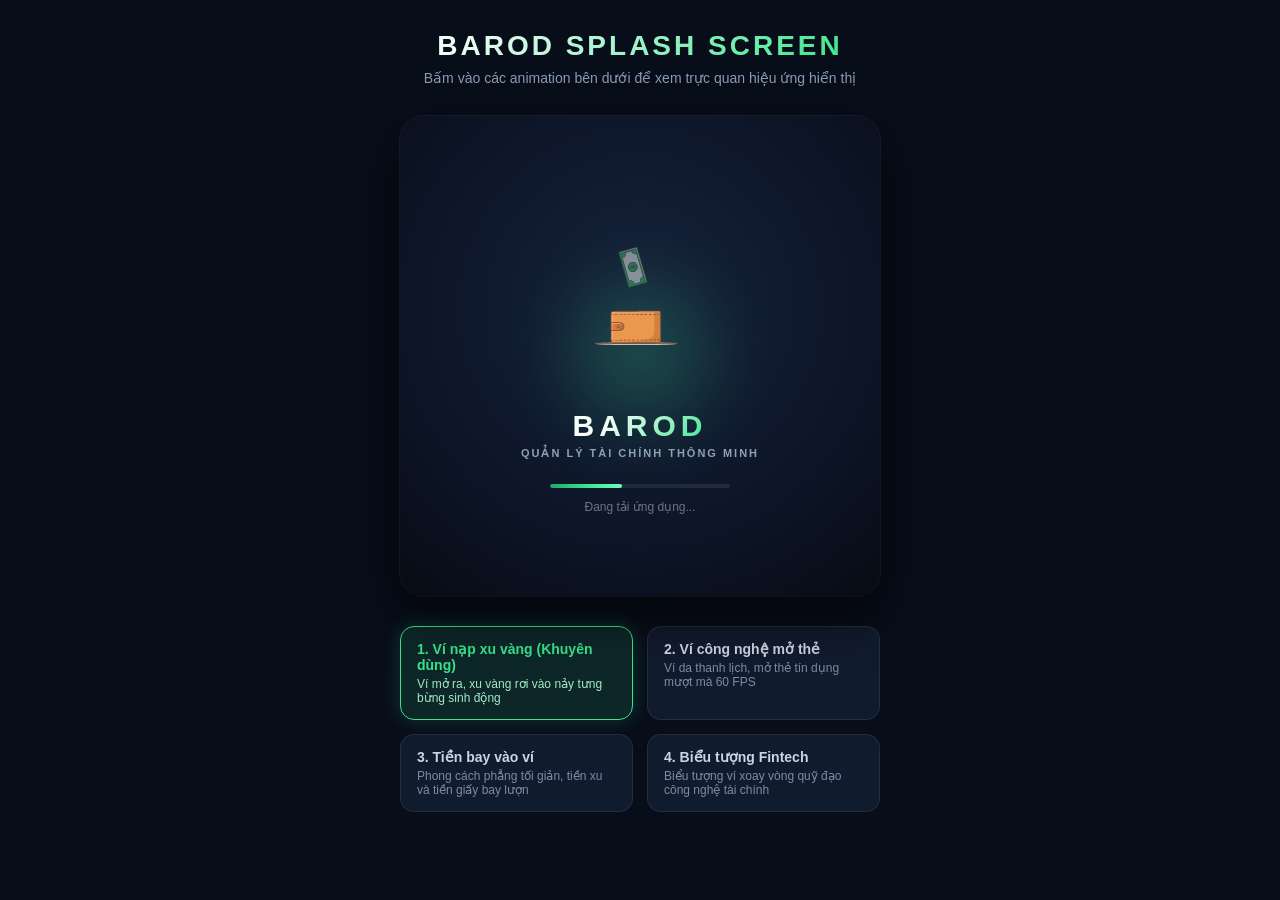
<file: budget/web/splash_preview.html>
<!DOCTYPE html>
<html lang="vi">
<head>
  <meta charset="UTF-8">
  <meta name="viewport" content="width=device-width, initial-scale=1.0">
  <title>Barod - Trình Xem & Chọn Animation Splash Screen</title>
  <script src="lottie-player.js"></script>
  <style>
    * {
      box-sizing: border-box;
      margin: 0;
      padding: 0;
    }
    body {
      background-color: #080D1A;
      color: #E6EDF3;
      font-family: -apple-system, BlinkMacSystemFont, "Segoe UI", Roboto, Helvetica, Arial, sans-serif;
      min-height: 100vh;
      display: flex;
      flex-direction: column;
      align-items: center;
      padding: 30px 20px 60px;
    }
    header {
      text-align: center;
      margin-bottom: 30px;
    }
    h1 {
      font-size: 28px;
      font-weight: 800;
      letter-spacing: 3px;
      background: linear-gradient(135deg, #FFF, #37E58C);
      -webkit-background-clip: text;
      -webkit-text-fill-color: transparent;
      margin-bottom: 8px;
    }
    p.subtitle {
      color: #8B9BB4;
      font-size: 14px;
    }
    .preview-card {
      width: 100%;
      max-width: 480px;
      height: 480px;
      border-radius: 24px;
      background: radial-gradient(circle at 50% 40%, #16243D 0%, #0D1527 60%, #070B14 100%);
      box-shadow: 0 20px 50px rgba(0, 0, 0, 0.6), 0 0 0 1px rgba(255, 255, 255, 0.08);
      display: flex;
      flex-direction: column;
      align-items: center;
      justify-content: center;
      position: relative;
      overflow: hidden;
      margin-bottom: 30px;
    }
    .glow {
      position: absolute;
      width: 220px;
      height: 220px;
      border-radius: 50%;
      background: radial-gradient(circle, rgba(55, 229, 140, 0.25) 0%, rgba(55, 229, 140, 0.03) 60%, transparent 70%);
      filter: blur(25px);
      pointer-events: none;
      animation: pulse 2.6s ease-in-out infinite alternate;
    }
    @keyframes pulse {
      0% { transform: scale(0.9); opacity: 0.5; }
      100% { transform: scale(1.15); opacity: 1; }
    }
    .brand-title {
      font-size: 30px;
      font-weight: 800;
      letter-spacing: 5px;
      background: linear-gradient(135deg, #FFF 30%, #37E58C 100%);
      -webkit-background-clip: text;
      -webkit-text-fill-color: transparent;
      margin-top: 10px;
      margin-bottom: 4px;
    }
    .brand-sub {
      font-size: 11px;
      font-weight: 600;
      letter-spacing: 2px;
      color: #8FA0B5;
      text-transform: uppercase;
      margin-bottom: 24px;
    }
    .progress-track {
      width: 180px;
      height: 4px;
      background: rgba(255, 255, 255, 0.08);
      border-radius: 99px;
      position: relative;
      overflow: hidden;
    }
    .progress-thumb {
      position: absolute;
      top: 0;
      left: 0;
      height: 100%;
      width: 40%;
      border-radius: 99px;
      background: linear-gradient(90deg, #1FA866, #37E58C, #6AFFB5);
      animation: slide 1.6s cubic-bezier(0.65, 0, 0.35, 1) infinite;
    }
    @keyframes slide {
      0% { left: -40%; width: 30%; }
      50% { width: 50%; }
      100% { left: 100%; width: 30%; }
    }
    .status-text {
      font-size: 12px;
      color: rgba(255, 255, 255, 0.4);
      margin-top: 12px;
    }
    .selector-grid {
      display: grid;
      grid-template-columns: repeat(2, 1fr);
      gap: 14px;
      width: 100%;
      max-width: 480px;
    }
    .option-btn {
      background: #111B2E;
      border: 1px solid rgba(255, 255, 255, 0.08);
      border-radius: 14px;
      padding: 14px 16px;
      color: #CBD5E1;
      cursor: pointer;
      text-align: left;
      transition: all 0.2s ease;
      display: flex;
      flex-direction: column;
      gap: 4px;
    }
    .option-btn:hover {
      background: #17243D;
      border-color: rgba(55, 229, 140, 0.4);
      transform: translateY(-2px);
    }
    .option-btn.active {
      background: rgba(55, 229, 140, 0.12);
      border-color: #37E58C;
      color: #37E58C;
      box-shadow: 0 0 20px rgba(55, 229, 140, 0.2);
    }
    .option-title {
      font-size: 14px;
      font-weight: 700;
    }
    .option-desc {
      font-size: 12px;
      color: #7B8CA3;
    }
    .option-btn.active .option-desc {
      color: #A3E9C4;
    }
  </style>
</head>
<body>
  <header>
    <h1>BAROD SPLASH SCREEN</h1>
    <p class="subtitle">Bấm vào các animation bên dưới để xem trực quan hiệu ứng hiển thị</p>
  </header>

  <div class="preview-card">
    <div class="glow"></div>
    <div style="position: relative; z-index: 2; width: 200px; height: 200px; display: flex; align-items: center; justify-content: center;">
      <lottie-player
        id="player"
        src="wallet_coins.json"
        background="transparent"
        speed="1"
        style="width: 200px; height: 200px;"
        loop
        autoplay>
      </lottie-player>
    </div>
    <div class="brand-title">BAROD</div>
    <div class="brand-sub">Quản Lý Tài Chính Thông Minh</div>
    <div class="progress-track">
      <div class="progress-thumb"></div>
    </div>
    <div class="status-text">Đang tải ứng dụng...</div>
  </div>

  <div class="selector-grid">
    <button class="option-btn active" onclick="switchAnim('wallet_coins.json', this)">
      <span class="option-title">1. Ví nạp xu vàng (Khuyên dùng)</span>
      <span class="option-desc">Ví mở ra, xu vàng rơi vào nảy tưng bừng sinh động</span>
    </button>
    <button class="option-btn" onclick="switchAnim('wallet_smooth.json', this)">
      <span class="option-title">2. Ví công nghệ mở thẻ</span>
      <span class="option-desc">Ví da thanh lịch, mở thẻ tín dụng mượt mà 60 FPS</span>
    </button>
    <button class="option-btn" onclick="switchAnim('wallet_flying.json', this)">
      <span class="option-title">3. Tiền bay vào ví</span>
      <span class="option-desc">Phong cách phẳng tối giản, tiền xu và tiền giấy bay lượn</span>
    </button>
    <button class="option-btn" onclick="switchAnim('wallet_fintech.json', this)">
      <span class="option-title">4. Biểu tượng Fintech</span>
      <span class="option-desc">Biểu tượng ví xoay vòng quỹ đạo công nghệ tài chính</span>
    </button>
  </div>

  <script>
    function switchAnim(file, btn) {
      document.querySelectorAll('.option-btn').forEach(b => b.classList.remove('active'));
      btn.classList.add('active');
      const player = document.getElementById('player');
      player.load(file);
    }
  </script>
</body>
</html>
</file>
<file: style.css>
/* ==========================================================================
   BAROD FINTECH PRODUCT DESIGN SYSTEM & STYLESHEET
   Bảng màu quy chuẩn:
   - Deep green: #102B24
   - Mint: #72E0B5
   - Warm white: #FAFAF7
   - Main text: #171A17
   - Secondary text: #6B716B
   - Dashboard background: #0B1020
   - Subtle border: #E3E6DF
   ========================================================================== */

:root {
  /* Brand Tokens */
  --brand-dark: #0B1B3D;
  --brand-dark-rgb: 11, 27, 61;
  --brand-mint: #38B374;
  --brand-mint-rgb: 56, 179, 116;
  --brand-mint-light: #E8EFF8;
  --brand-mint-glow: rgba(56, 179, 116, 0.25);
  
  /* Background Tokens */
  --bg-warm: #FAFAF7;
  --surface-white: #FFFFFF;
  --surface-subtle: #F3F5F0;
  --border-subtle: #E3E6DF;
  --border-subtle-hover: #D1D6CB;

  /* Text Tokens */
  --text-main: #171A17;
  --text-secondary: #6B716B;
  --text-muted: #8E968E;

  /* App Barod Material 3 Theme Tokens (Khớp 100% Giao diện App) */
  --dash-bg: #F2F4F8;
  --dash-surface: #FFFFFF;
  --dash-surface-hover: #F8FAFC;
  --dash-surface-elevated: #FFFFFF;
  --dash-border: #E2E8F0;
  --dash-border-active: #8FA2C4;
  --dash-text-main: #0B1B3D;
  --dash-text-secondary: #475569;
  --dash-text-muted: #64748B;

  /* App Specific Colors */
  --app-navy: #0B1B3D;
  --app-pastel-header: linear-gradient(135deg, #DCE6F5 0%, #E9EFF8 100%);
  --app-slate-pill: #CCD9E8;
  --app-mint-pastel: #BDE7BE;

  /* Functional Accents */
  --accent-income: #38B374;
  --accent-expense: #DF5151;
  --accent-warning: #D97706;
  --accent-warning-bg: rgba(217, 119, 6, 0.08);
  --accent-warning-border: rgba(217, 119, 6, 0.25);
  --accent-blue: #3B82F6;

  /* Typography */
  --font-sans: 'Plus Jakarta Sans', -apple-system, BlinkMacSystemFont, 'Segoe UI', Roboto, Helvetica, Arial, sans-serif;

  /* Radii */
  --radius-xs: 6px;
  --radius-sm: 12px;
  --radius-md: 18px;
  --radius-lg: 24px;
  --radius-xl: 36px;
  --radius-full: 9999px;

  /* Shadows (Mềm mại chuẩn Material 3) */
  --shadow-subtle: 0 1px 3px rgba(11, 27, 61, 0.04), 0 4px 12px rgba(11, 27, 61, 0.03);
  --shadow-card: 0 12px 32px -4px rgba(11, 27, 61, 0.06), 0 4px 12px -2px rgba(11, 27, 61, 0.03);
  --shadow-elevated: 0 20px 48px -10px rgba(11, 27, 61, 0.08);
  --shadow-dashboard: 0 24px 64px -16px rgba(11, 27, 61, 0.12), 0 0 0 1px rgba(226, 232, 240, 0.8);
}

/* ==========================================================================
   RESET & BASE STYLES
   ========================================================================== */
*, *::before, *::after {
  box-sizing: border-box;
  margin: 0;
  padding: 0;
}

html {
  scroll-behavior: smooth;
  scroll-padding-top: 96px;
  font-size: 16px;
  -webkit-text-size-adjust: 100%;
  overflow-x: hidden;
}

body {
  font-family: var(--font-sans);
  background-color: var(--bg-warm);
  color: var(--text-main);
  line-height: 1.6;
  padding-top: 80px;
  overflow-x: hidden;
  -webkit-font-smoothing: antialiased;
  -moz-osx-font-smoothing: grayscale;
}

img, svg {
  display: block;
  max-width: 100%;
}

a {
  color: inherit;
  text-decoration: none;
}

button {
  font-family: inherit;
  border: none;
  background: none;
  cursor: pointer;
}

/* Focus Visibility for Accessibility */
:focus-visible {
  outline: 2px solid var(--brand-mint);
  outline-offset: 3px;
}

/* Container */
.container {
  width: 100%;
  max-width: 1280px;
  margin: 0 auto;
  padding: 0 32px;
}

/* Section Common Spacing & Headers */
.section-wrapper {
  padding: 96px 0;
  position: relative;
}

.section-wrapper.dark-section {
  background-color: var(--dash-bg);
  color: var(--dash-text-main);
}

.section-wrapper.subtle-section {
  background-color: var(--surface-subtle);
  border-top: 1px solid var(--border-subtle);
  border-bottom: 1px solid var(--border-subtle);
}

.section-header {
  max-width: 680px;
  margin: 0 auto 56px;
  text-align: center;
}

.section-eyebrow {
  display: inline-flex;
  align-items: center;
  gap: 8px;
  font-size: 13px;
  font-weight: 700;
  text-transform: uppercase;
  letter-spacing: 1px;
  color: var(--brand-dark);
  background: var(--brand-mint-light);
  padding: 6px 14px;
  border-radius: var(--radius-full);
  margin-bottom: 16px;
  border: 1px solid rgba(114, 224, 181, 0.4);
}

.dark-section .section-eyebrow {
  color: var(--brand-mint);
  background: rgba(114, 224, 181, 0.12);
  border-color: rgba(114, 224, 181, 0.25);
}

.section-heading {
  font-size: 40px;
  line-height: 1.2;
  font-weight: 800;
  letter-spacing: -1px;
  color: var(--text-main);
  margin-bottom: 16px;
}

.dark-section .section-heading {
  color: #FFFFFF;
}

.section-desc {
  font-size: 18px;
  line-height: 1.6;
  color: var(--text-secondary);
}

.dark-section .section-desc {
  color: var(--dash-text-secondary);
}

/* ==========================================================================
   HEADER & NAVIGATION
   ========================================================================== */
.site-header {
  position: fixed;
  top: 0;
  left: 0;
  right: 0;
  width: 100%;
  z-index: 500;
  background: rgba(250, 250, 247, 0.92);
  backdrop-filter: blur(16px);
  -webkit-backdrop-filter: blur(16px);
  border-bottom: 1px solid rgba(227, 230, 223, 0.8);
  box-shadow: 0 2px 14px rgba(11, 27, 61, 0.03);
  transition: all 0.25s ease;
}

.site-header.is-scrolled {
  background: rgba(250, 250, 247, 0.98);
  border-bottom-color: rgba(203, 213, 225, 0.9);
  box-shadow: 0 4px 20px rgba(11, 27, 61, 0.08);
}

.nav-container {
  display: flex;
  align-items: center;
  justify-content: space-between;
  height: 80px;
}

.brand-anchor {
  display: flex;
  align-items: center;
  gap: 10px;
  text-decoration: none;
  transition: opacity 0.2s ease, transform 0.2s ease;
}

.brand-anchor:hover {
  opacity: 0.9;
  transform: translateY(-0.5px);
}

.brand-icon-box {
  width: 24px;
  height: 34px;
  background: transparent !important;
  border: none !important;
  border-radius: 0 !important;
  box-shadow: none !important;
  outline: none !important;
  padding: 0 !important;
  margin: 0 !important;
  display: flex;
  align-items: center;
  justify-content: center;
  flex-shrink: 0;
}

.brand-icon-img {
  width: 24px;
  height: 34px;
  object-fit: contain;
  display: block;
  background: transparent !important;
  border: none !important;
  box-shadow: none !important;
  user-select: none;
}

.brand-text-block {
  display: flex;
  flex-direction: column;
}

.brand-title-text {
  font-size: 22px;
  font-weight: 800;
  letter-spacing: -0.5px;
  color: var(--brand-dark);
  line-height: 1.1;
}

.brand-sub-tag {
  font-size: 10.5px;
  font-weight: 600;
  color: var(--text-secondary);
  letter-spacing: 0.5px;
  text-transform: uppercase;
}

.desktop-nav {
  display: flex;
  align-items: center;
  gap: 32px;
  position: relative;
}

.desktop-nav .nav-link {
  font-size: 15px;
  font-weight: 600;
  color: var(--text-secondary);
  padding: 8px 0;
  position: relative;
  transition: color 0.2s ease;
  display: inline-flex;
  align-items: center;
  justify-content: center;
  text-decoration: none;
  white-space: nowrap;
}

.desktop-nav .nav-link:hover {
  color: var(--brand-dark);
}

.desktop-nav .nav-link.is-active {
  color: var(--brand-dark);
  font-weight: 600; /* Giữ font-weight 600 ổn định để chống giật chữ và tránh đẩy lệch tọa độ */
}

/* Thanh trượt underline dùng chung căn theo tọa độ thực tế (Shared Gliding Underline) */
.nav-active-indicator {
  position: absolute;
  bottom: 0;
  left: 0;
  height: 2.5px;
  background-color: var(--brand-dark);
  border-radius: var(--radius-full);
  pointer-events: none;
  opacity: 0;
  transform: translate3d(0, 0, 0);
  transform-origin: left center;
  transition: transform 0.32s cubic-bezier(0.16, 1, 0.3, 1),
              width 0.32s cubic-bezier(0.16, 1, 0.3, 1),
              opacity 0.22s ease;
  z-index: 2;
  will-change: transform, width;
}

.nav-cta-btn {
  display: inline-flex;
  align-items: center;
  justify-content: center;
  gap: 8px;
  font-size: 14.5px;
  font-weight: 700;
  color: var(--brand-dark);
  background: var(--brand-mint-light);
  border: 1px solid rgba(114, 224, 181, 0.6);
  padding: 10px 20px;
  border-radius: var(--radius-sm);
  transition: all 0.25s ease;
}

.nav-cta-btn:hover {
  background: var(--brand-mint);
  transform: translateY(-1px);
  box-shadow: 0 4px 14px var(--brand-mint-glow);
}

/* Mobile Hamburger Button */
.mobile-menu-trigger {
  display: none;
  width: 44px;
  height: 44px;
  border-radius: var(--radius-xs);
  border: 1px solid var(--border-subtle);
  background: var(--surface-white);
  color: var(--text-main);
  align-items: center;
  justify-content: center;
}

/* Mobile Nav Drawer */
.mobile-nav-overlay {
  display: none;
  position: fixed;
  inset: 0;
  background: rgba(11, 16, 32, 0.6);
  backdrop-filter: blur(4px);
  z-index: 1000;
  opacity: 0;
  transition: opacity 0.3s ease;
}

.mobile-nav-overlay.is-visible {
  display: block;
  opacity: 1;
}

.mobile-nav-drawer {
  position: fixed;
  top: 0;
  right: 0;
  width: 300px;
  max-width: 85vw;
  height: 100vh;
  background: var(--surface-white);
  z-index: 1001;
  padding: 28px 24px;
  display: flex;
  flex-direction: column;
  justify-content: space-between;
  box-shadow: -10px 0 30px rgba(0, 0, 0, 0.15);
  transform: translateX(100%);
  visibility: hidden;
  pointer-events: none;
  transition: transform 0.3s cubic-bezier(0.16, 1, 0.3, 1), visibility 0.3s;
}

.mobile-nav-drawer.is-open {
  transform: translateX(0);
  visibility: visible;
  pointer-events: auto;
}

.drawer-header {
  display: flex;
  align-items: center;
  justify-content: space-between;
  padding-bottom: 20px;
  border-bottom: 1px solid var(--border-subtle);
  margin-bottom: 24px;
}

.drawer-close-btn {
  width: 36px;
  height: 36px;
  display: flex;
  align-items: center;
  justify-content: center;
  border-radius: 8px;
  background: var(--surface-subtle);
  color: var(--text-main);
}

.drawer-links-list {
  display: flex;
  flex-direction: column;
  gap: 16px;
}

.mobile-nav-link {
  font-size: 16px;
  font-weight: 600;
  color: var(--text-main);
  padding: 10px 14px;
  display: block;
  border-radius: var(--radius-xs);
  border-bottom: 1px solid rgba(227, 230, 223, 0.4);
  transition: all 0.2s ease;
}

.mobile-nav-link:hover {
  background: var(--surface-subtle);
  color: var(--brand-dark);
}

.mobile-nav-link.is-active {
  color: var(--brand-dark);
  background: rgba(56, 179, 116, 0.12);
  border-left: 3.5px solid var(--brand-mint);
  font-weight: 700;
}

.mobile-nav-action {
  margin-top: 24px;
  width: 100%;
  padding: 14px;
  text-align: center;
  background: var(--brand-dark);
  color: #FFFFFF;
  font-weight: 700;
  border-radius: var(--radius-sm);
  display: block;
}

/* ==========================================================================
   HERO SECTION (PRESERVED & REFINED)
   ========================================================================== */
.hero-wrapper {
  padding: 56px 0 96px;
  position: relative;
  overflow: hidden;
}

.hero-grid-layout {
  display: grid;
  grid-template-columns: 1fr 1.05fr;
  gap: 56px;
  align-items: center;
}

.hero-left-column {
  max-width: 580px;
}

.hero-headline-title {
  font-size: 54px;
  line-height: 1.14;
  font-weight: 800;
  letter-spacing: -1.5px;
  color: var(--text-main);
  margin-bottom: 22px;
}

.hero-headline-title .headline-accent {
  color: var(--brand-dark);
  position: relative;
  display: inline-block;
}

.hero-headline-title .headline-accent::after {
  content: '';
  position: absolute;
  left: 0;
  bottom: 6px;
  width: 100%;
  height: 10px;
  background: var(--brand-mint);
  z-index: -1;
  opacity: 0.6;
  border-radius: 4px;
}

.hero-sub-description {
  font-size: 19px;
  line-height: 1.6;
  color: var(--text-secondary);
  margin-bottom: 36px;
  max-width: 520px;
}

.hero-actions-group {
  display: flex;
  align-items: center;
  gap: 16px;
  margin-bottom: 40px;
}

.btn-cta-main {
  display: inline-flex;
  align-items: center;
  justify-content: center;
  gap: 10px;
  background: var(--brand-dark);
  color: #FFFFFF;
  padding: 16px 32px;
  font-size: 16px;
  font-weight: 700;
  border-radius: var(--radius-md);
  box-shadow: 0 8px 24px rgba(16, 43, 36, 0.2);
  transition: all 0.25s cubic-bezier(0.16, 1, 0.3, 1);
}

.btn-cta-main:hover {
  background: #184237;
  transform: translateY(-2px);
  box-shadow: 0 12px 28px rgba(16, 43, 36, 0.28);
}

.btn-cta-sub {
  display: inline-flex;
  align-items: center;
  justify-content: center;
  gap: 10px;
  background: var(--surface-white);
  color: var(--brand-dark);
  padding: 16px 28px;
  font-size: 16px;
  font-weight: 700;
  border-radius: var(--radius-md);
  border: 1.5px solid var(--border-subtle);
  box-shadow: var(--shadow-subtle);
  transition: all 0.25s cubic-bezier(0.16, 1, 0.3, 1);
}

.btn-cta-sub:hover {
  background: var(--brand-mint-light);
  border-color: var(--brand-mint);
  transform: translateY(-2px);
}

.hero-trust-list {
  display: flex;
  align-items: center;
  gap: 20px;
  padding-top: 24px;
  border-top: 1px solid var(--border-subtle);
  flex-wrap: wrap;
}

.trust-item-node {
  display: flex;
  align-items: center;
  gap: 8px;
  font-size: 13.5px;
  font-weight: 600;
  color: var(--text-secondary);
}

.trust-svg-icon {
  width: 17px;
  height: 17px;
  color: var(--brand-dark);
  flex-shrink: 0;
}

/* Hero Right: Multi-layered Dashboard & Device Mockup */
.hero-mockup-stage {
  position: relative;
  display: flex;
  align-items: center;
  justify-content: center;
  padding: 30px 10px 50px;
  pointer-events: none;
}

.mockup-budget-card {
  position: absolute;
  top: 65px;
  right: -90px;
  width: 285px;
  background: #FFFFFF;
  border-radius: 18px;
  padding: 14px 16px;
  color: #0F172A;
  box-shadow: 0 16px 36px -10px rgba(11, 27, 61, 0.16), 0 0 0 1px rgba(226, 232, 240, 0.9);
  border: 1px solid #E2E8F0;
  z-index: 1;
  transform: rotate(3.5deg);
  transition: transform 0.6s cubic-bezier(0.34, 1.56, 0.64, 1), box-shadow 0.4s ease, opacity 0.3s ease;
  pointer-events: none;
  will-change: transform;
}

.mockup-budget-card:hover {
  transform: translate(52px, -24px) rotate(5deg) scale(1.06);
  z-index: 8;
  pointer-events: auto;
}

.mockup-goal-card {
  position: absolute;
  bottom: 155px;
  left: -95px;
  width: 260px;
  background: #FFFFFF;
  border-radius: 18px;
  padding: 14px 16px;
  box-shadow: 0 16px 36px -10px rgba(11, 27, 61, 0.16), 0 0 0 1px rgba(226, 232, 240, 0.9);
  border: 1px solid #E2E8F0;
  z-index: 4;
  transform: rotate(-2deg);
  transition: transform 0.6s cubic-bezier(0.34, 1.56, 0.64, 1), box-shadow 0.4s ease, opacity 0.3s ease;
  pointer-events: none;
  will-change: transform;
}

.mockup-goal-card:hover {
  transform: translate(-52px, 24px) rotate(-5deg) scale(1.06);
  z-index: 8;
  pointer-events: auto;
}

/* ==========================================================================
   HIỆU ỨNG 2 THẺ BUNG RA KHI ĐƯA CHUỘT VÀO MÀN HÌNH ĐIỆN THOẠI (BURST OUT)
   ========================================================================== */
.hero-mockup-stage:has(.mockup-phone-frame:hover) .mockup-budget-card,
.hero-mockup-stage.is-phone-hovered .mockup-budget-card {
  transform: translate(56px, -28px) rotate(7.5deg) scale(1.06);
  box-shadow: 0 28px 60px -12px rgba(11, 27, 61, 0.24), 0 0 0 2px rgba(56, 179, 116, 0.35);
  z-index: 5;
}

.hero-mockup-stage:has(.mockup-phone-frame:hover) .mockup-goal-card,
.hero-mockup-stage.is-phone-hovered .mockup-goal-card {
  transform: translate(-56px, 28px) rotate(-6.5deg) scale(1.06);
  box-shadow: 0 28px 60px -12px rgba(11, 27, 61, 0.24), 0 0 0 2px rgba(56, 179, 116, 0.35);
  z-index: 6;
}


/* Các thành phần trong thẻ nổi */
.floating-chip-header {
  display: flex;
  align-items: center;
  gap: 10px;
}

.floating-chip-icon {
  width: 36px;
  height: 36px;
  border-radius: 10px;
  display: flex;
  align-items: center;
  justify-content: center;
  flex-shrink: 0;
}

.floating-chip-icon.coffee-icon {
  background: #FEF3C7;
  color: #D97706;
}

.floating-chip-icon.island-icon {
  background: #DCFCE7;
}

.floating-chip-info {
  flex: 1;
  min-width: 0;
}

.floating-chip-title {
  font-size: 13.5px;
  font-weight: 700;
  color: #0B1B3D;
  white-space: nowrap;
  overflow: hidden;
  text-overflow: ellipsis;
}

.floating-chip-sub {
  font-size: 11px;
  color: #64748B;
}

.floating-chip-amount {
  font-size: 13.5px;
  font-weight: 800;
  white-space: nowrap;
}

.floating-chip-amount.negative {
  color: #DF5151;
}

.floating-chip-footer {
  display: flex;
  justify-content: space-between;
  align-items: center;
  margin-top: 10px;
  padding-top: 8px;
  border-top: 1px solid #F1F5F9;
  font-size: 11px;
}

.chip-badge-live {
  font-weight: 700;
  color: #16A34A;
  background: #DCFCE7;
  padding: 2px 7px;
  border-radius: 100px;
}

.chip-note-text {
  color: #64748B;
}

.floating-goal-progress-box {
  margin-top: 8px;
}

.floating-goal-progress-bar {
  width: 100%;
  height: 6px;
  background: #E2E8F0;
  border-radius: 100px;
  overflow: hidden;
  margin-bottom: 6px;
}

.floating-goal-progress-fill {
  height: 100%;
  background: #10B981;
  border-radius: 100px;
}

.floating-goal-progress-meta {
  display: flex;
  justify-content: space-between;
  font-size: 11px;
  font-weight: 600;
  color: #64748B;
}

.floating-goal-badge {
  color: #059669;
  font-weight: 700;
}

/* ==========================================================================
   BAROD ANDROID PHONE MOCKUP (KHỚP 100% APP THỰC TẾ)
   ========================================================================== */
.mockup-phone-frame.barod-android-phone {
  position: relative;
  width: 350px;
  background: #0E1626;
  border-radius: 46px;
  padding: 8px;
  box-shadow: 0 28px 64px -14px rgba(11, 27, 61, 0.28), 0 0 0 1px rgba(255, 255, 255, 0.12), inset 0 1px 2px rgba(255, 255, 255, 0.2);
  border: 4px solid #1E293B;
  z-index: 2;
  transform: translateX(-20px);
  transition: transform 0.4s cubic-bezier(0.16, 1, 0.3, 1), box-shadow 0.3s ease;
  pointer-events: auto;
}

.mockup-phone-frame.barod-android-phone:hover {
  transform: translateX(-20px) translateY(-4px);
}

.phone-speaker-bar {
  width: 44px;
  height: 3.5px;
  background: #334155;
  border-radius: 100px;
  margin: 2px auto 4px;
}

.phone-camera-punchhole {
  width: 9px;
  height: 9px;
  background: #020617;
  border: 1.5px solid #1E293B;
  border-radius: 50%;
  margin: 0 auto 6px;
}

.phone-inner-screen.barod-light-theme {
  background: #F2F4F8;
  border-radius: 36px;
  height: 600px;
  display: flex;
  flex-direction: column;
  position: relative;
  overflow: hidden;
  font-family: 'Plus Jakarta Sans', system-ui, -apple-system, sans-serif;
  color: #0F172A;
  box-shadow: inset 0 0 0 1px rgba(255, 255, 255, 0.6);
}

/* Badge gợi ý tương tác cuộn lướt */
.phone-interactive-hint-badge {
  position: absolute;
  top: -18px;
  left: 50%;
  transform: translateX(-50%);
  background: #0B1B3D;
  color: #FFFFFF;
  font-size: 11.5px;
  font-weight: 800;
  padding: 6px 14px;
  border-radius: 100px;
  box-shadow: 0 8px 24px rgba(11, 27, 61, 0.28), 0 0 0 2px #FFFFFF;
  display: flex;
  align-items: center;
  gap: 6px;
  z-index: 15;
  cursor: pointer;
  animation: floatHint 3s ease-in-out infinite;
  pointer-events: none;
  white-space: nowrap;
}

@keyframes floatHint {
  0%, 100% { transform: translateX(-50%) translateY(0); }
  50% { transform: translateX(-50%) translateY(-5px); }
}

/* 1. Thanh trạng thái Android */
.phone-status-bar-android {
  display: flex;
  justify-content: space-between;
  align-items: center;
  font-size: 11px;
  font-weight: 700;
  color: #1E293B;
  padding: 8px 14px 4px;
  background: #F2F4F8;
  flex-shrink: 0;
  z-index: 10;
  border-radius: 36px 36px 0 0;
}

/* Thân màn hình cuộn lướt thực tế (Scrollable & Drag-to-scroll) */
.phone-scrollable-body {
  flex: 1;
  overflow-y: auto;
  overflow-x: hidden;
  overscroll-behavior: contain;
  padding: 6px 13px 80px;
  scroll-behavior: auto;
  -webkit-overflow-scrolling: touch;
  touch-action: pan-y;
  scrollbar-width: none;
  cursor: grab;
  user-select: none;
}

.phone-scrollable-body::-webkit-scrollbar {
  display: none;
}

.phone-scrollable-body:active {
  cursor: grabbing;
}

/* Các màn hình tab độc lập bên trong chiếc điện thoại */
.phone-tab-screen {
  display: none;
  width: 100%;
}

.phone-tab-screen.is-active {
  display: block;
  animation: phoneTabFade 0.22s cubic-bezier(0.16, 1, 0.3, 1);
}

@keyframes phoneTabFade {
  from {
    opacity: 0;
    transform: translateY(8px);
  }
  to {
    opacity: 1;
    transform: translateY(0);
  }
}

/* Header chung cho các màn hình phụ trong app */
.phone-tab-header-box {
  padding: 4px 2px 10px;
}

.phone-tab-header-title {
  font-size: 20px;
  font-weight: 800;
  color: #0B1B3D;
  letter-spacing: -0.5px;
  line-height: 1.2;
}

.phone-tab-header-sub {
  font-size: 11px;
  font-weight: 600;
  color: #64748B;
  margin-top: 2px;
}

/* Bộ lọc filter chips mini trong app */
.phone-filter-chips-row {
  display: flex;
  gap: 6px;
  overflow-x: auto;
  padding-bottom: 8px;
  margin-bottom: 8px;
  scrollbar-width: none;
}

.phone-filter-chips-row::-webkit-scrollbar {
  display: none;
}

.phone-chip-btn {
  font-size: 11px;
  font-weight: 700;
  padding: 5px 12px;
  border-radius: 100px;
  border: 1px solid #CBD5E1;
  background: #FFFFFF;
  color: #475569;
  cursor: pointer;
  white-space: nowrap;
  transition: all 0.15s ease;
}

.phone-chip-btn.is-active {
  background: #0B1B3D;
  color: #FFFFFF;
  border-color: #0B1B3D;
}

/* Thanh tìm kiếm mini */
.phone-search-input-box {
  background: #FFFFFF;
  border: 1px solid #E2E8F0;
  border-radius: 12px;
  padding: 7px 10px;
  display: flex;
  align-items: center;
  gap: 6px;
  font-size: 11.5px;
  color: #64748B;
  margin-bottom: 10px;
}

.phone-search-input-box input {
  border: none;
  outline: none;
  background: transparent;
  width: 100%;
  font-size: 11.5px;
  color: #0B1B3D;
}

/* Thẻ biểu đồ & phân tích tài chính trong điện thoại */
.phone-chart-card {
  background: #FFFFFF;
  border-radius: 18px;
  padding: 12px 14px;
  margin-bottom: 10px;
  border: 1px solid rgba(226, 232, 240, 0.85);
  box-shadow: 0 2px 8px rgba(11, 27, 61, 0.04);
}

.phone-chart-header-row {
  display: flex;
  justify-content: space-between;
  align-items: center;
  margin-bottom: 8px;
}

.phone-chart-title {
  font-size: 13px;
  font-weight: 800;
  color: #0B1B3D;
}

.phone-chart-badge {
  font-size: 10px;
  font-weight: 700;
  padding: 2px 7px;
  border-radius: 100px;
  background: #EEF2F6;
  color: #475569;
}

/* Hạng mục ngân sách mini */
.phone-budget-cat-item {
  background: #FFFFFF;
  border-radius: 16px;
  padding: 10px 12px;
  margin-bottom: 8px;
  border: 1px solid #E2E8F0;
}

.phone-budget-cat-top {
  display: flex;
  justify-content: space-between;
  align-items: center;
  font-size: 12px;
  font-weight: 700;
  color: #0B1B3D;
  margin-bottom: 4px;
}

.phone-budget-cat-bar-track {
  width: 100%;
  height: 6px;
  background: #F1F5F9;
  border-radius: 100px;
  overflow: hidden;
  margin-bottom: 4px;
}

.phone-budget-cat-bar-fill {
  height: 100%;
  border-radius: 100px;
}

.phone-budget-cat-bottom {
  display: flex;
  justify-content: space-between;
  font-size: 10px;
  color: #64748B;
  font-weight: 600;
}

/* Danh sách giao dịch mở rộng bên trong app */
.phone-tx-history-section {
  background: #FFFFFF;
  border-radius: 20px;
  padding: 14px;
  margin-top: 10px;
  margin-bottom: 10px;
  border: 1px solid rgba(226, 232, 240, 0.8);
  box-shadow: 0 2px 8px rgba(11, 27, 61, 0.04);
}

.phone-tx-section-header {
  display: flex;
  justify-content: space-between;
  align-items: center;
  margin-bottom: 10px;
  font-size: 13px;
  font-weight: 800;
  color: #0B1B3D;
}

.phone-tx-item-row {
  display: flex;
  align-items: center;
  justify-content: space-between;
  padding: 8px 0;
  border-bottom: 1px solid #F1F5F9;
}

.phone-tx-item-row:last-child {
  border-bottom: none;
  padding-bottom: 2px;
}

.phone-tx-left-flex {
  display: flex;
  align-items: center;
  gap: 10px;
}

.phone-tx-icon-circle {
  width: 32px;
  height: 32px;
  border-radius: 50%;
  display: flex;
  align-items: center;
  justify-content: center;
  font-size: 13px;
  flex-shrink: 0;
}

.phone-tx-name-txt {
  font-size: 13px;
  font-weight: 700;
  color: #0B1B3D;
  line-height: 1.2;
}

.phone-tx-sub-txt {
  font-size: 10.5px;
  color: #64748B;
  margin-top: 1px;
}

.phone-tx-amount-val {
  font-size: 13px;
  font-weight: 800;
  text-align: right;
}

.phone-status-bar-android .status-left {
  display: flex;
  align-items: center;
  gap: 5px;
}

.status-time {
  font-weight: 800;
  font-size: 11px;
}

.status-g-icon {
  font-weight: 900;
  font-size: 10.5px;
  font-family: sans-serif;
  color: #475569;
}

.phone-status-bar-android .status-right {
  display: flex;
  align-items: center;
  gap: 5px;
}

.status-battery-pill {
  width: 17px;
  height: 9px;
  border: 1.5px solid #1E293B;
  border-radius: 2.5px;
  padding: 1px;
  display: flex;
  align-items: center;
}

.battery-fill-level {
  width: 80%;
  height: 100%;
  background: #1E293B;
  border-radius: 1px;
}

.status-menu-dots {
  font-size: 16px;
  font-weight: 900;
  line-height: 1;
  color: #334155;
  margin-left: 2px;
}

/* 2. Phần Chào mừng */
.phone-user-greeting-row {
  margin-bottom: 10px;
  padding: 0 2px;
}

.greeting-small-label {
  font-size: 13px;
  font-weight: 600;
  color: #334155;
  letter-spacing: -0.2px;
}

.greeting-user-name {
  font-size: 25px;
  font-weight: 800;
  color: #0B1B3D;
  letter-spacing: -0.6px;
  line-height: 1.15;
}

/* 3. Carousel Thẻ Tài khoản */
.phone-accounts-carousel-strip {
  display: flex;
  gap: 10px;
  overflow-x: auto;
  margin-bottom: 10px;
  padding-bottom: 2px;
  scrollbar-width: none;
}

.phone-accounts-carousel-strip::-webkit-scrollbar {
  display: none;
}

.phone-account-card {
  border-radius: 17px;
  padding: 10px 12px;
  flex: 0 0 156px;
  background: #FFFFFF;
  box-shadow: 0 2px 8px rgba(11, 27, 61, 0.04);
  border: 1.5px solid #E2E8F0;
}

.phone-account-card.primary-card {
  border-color: #8FA2C4;
}

.acc-card-top-row {
  display: flex;
  justify-content: space-between;
  align-items: center;
  margin-bottom: 4px;
}

.acc-name-text {
  font-size: 12.5px;
  font-weight: 700;
  color: #0B1B3D;
  white-space: nowrap;
}

.acc-dot-badge {
  width: 11px;
  height: 11px;
  border-radius: 50%;
  background: #7A8CA8;
  flex-shrink: 0;
}

.acc-balance-text {
  font-size: 18px;
  font-weight: 800;
  color: #0B1B3D;
  letter-spacing: -0.4px;
  margin: 2px 0;
}

.acc-balance-text u {
  text-decoration: underline;
  text-underline-offset: 2px;
}

.acc-balance-text.negative {
  color: #0B1B3D;
}

.acc-tx-count-text {
  font-size: 11px;
  color: #64748B;
  font-weight: 500;
}

/* 4. Thẻ Chi tiêu Tháng này */
.phone-budget-monthly-card {
  background: #FFFFFF;
  border-radius: 20px;
  box-shadow: 0 3px 12px rgba(11, 27, 61, 0.05);
  margin-bottom: 10px;
  overflow: hidden;
  border: 1px solid rgba(226, 232, 240, 0.8);
}

.budget-card-header-pastel {
  background: linear-gradient(135deg, #DCE6F5 0%, #E9EFF8 100%);
  padding: 10px 12px 9px;
  display: flex;
  justify-content: space-between;
  align-items: center;
}

.budget-card-title {
  font-size: 15px;
  font-weight: 800;
  color: #0B1B3D;
  letter-spacing: -0.3px;
}

.budget-amount-sub {
  font-size: 11.5px;
  color: #475569;
  margin-top: 2px;
}

.budget-amount-sub strong {
  font-size: 14.5px;
  font-weight: 800;
  color: #0B1B3D;
}

.budget-amount-sub u,
.budget-daily-allowance-note u,
.goal-target-nums u {
  text-decoration: underline;
  text-underline-offset: 2px;
}

.budget-history-btn {
  width: 28px;
  height: 28px;
  border-radius: 50%;
  background: #B8CAE4;
  color: #1E293B;
  display: flex;
  align-items: center;
  justify-content: center;
  flex-shrink: 0;
}

.budget-card-body-white {
  padding: 9px 12px 10px;
  background: #FFFFFF;
}

.budget-timeline-labels {
  display: flex;
  justify-content: space-between;
  font-size: 10.5px;
  color: #64748B;
  font-weight: 600;
  margin-bottom: 5px;
}

.budget-progress-track {
  height: 14px;
  background: #E9EFF6;
  border-radius: 100px;
  position: relative;
  margin-bottom: 7px;
  display: flex;
  align-items: center;
}

.budget-progress-bar-fill {
  height: 100%;
  background: #B5C5DE;
  border-radius: 100px;
  display: flex;
  align-items: center;
  justify-content: center;
}

.progress-percent-label {
  font-size: 9px;
  font-weight: 800;
  color: #0B1B3D;
}

.today-marker-container {
  position: absolute;
  top: -14px;
  transform: translateX(-50%);
  display: flex;
  flex-direction: column;
  align-items: center;
  z-index: 2;
}

.today-badge-tooltip {
  background: #1E293B;
  color: #FFFFFF;
  font-size: 8px;
  font-weight: 700;
  padding: 1px 5px;
  border-radius: 4px;
  white-space: nowrap;
}

.today-vertical-line {
  width: 2px;
  height: 19px;
  background: #475569;
  border-radius: 1px;
  margin-top: -1px;
}

.budget-daily-allowance-note {
  font-size: 10.5px;
  color: #64748B;
  text-align: center;
  font-weight: 500;
}

/* 5. Thẻ Mục tiêu */
.phone-goal-item-card {
  background: #FFFFFF;
  border-radius: 18px;
  padding: 10px 12px 11px;
  box-shadow: 0 2px 10px rgba(11, 27, 61, 0.05);
  margin-bottom: 10px;
  border: 1px solid rgba(226, 232, 240, 0.7);
}

.goal-card-top-flex {
  display: flex;
  justify-content: space-between;
  align-items: center;
  margin-bottom: 5px;
}

.goal-item-title {
  font-size: 14px;
  font-weight: 800;
  color: #0B1B3D;
  letter-spacing: -0.3px;
}

.goal-item-date {
  font-size: 11px;
  color: #64748B;
}

.goal-island-icon-circle {
  width: 32px;
  height: 32px;
  border-radius: 50%;
  background: #D5F2DF;
  display: flex;
  align-items: center;
  justify-content: center;
  flex-shrink: 0;
}

.goal-card-mid-flex {
  display: flex;
  justify-content: space-between;
  align-items: center;
  font-size: 11px;
  color: #64748B;
  margin-bottom: 5px;
}

.goal-target-nums strong {
  font-size: 14px;
  font-weight: 800;
  color: #0B1B3D;
}

.goal-progress-bar-track {
  height: 11px;
  background: #E4EEF8;
  border-radius: 100px;
  display: flex;
  align-items: center;
  justify-content: space-between;
  padding: 0 3px;
}

.goal-progress-fill-mint {
  height: 7px;
  background: #BDE7BE;
  border-radius: 100px;
}

.goal-percent-text {
  font-size: 9px;
  font-weight: 800;
  color: #475569;
  margin-left: auto;
}

/* 6. Cặp thẻ tóm tắt: Chi phí & Thu nhập */
.phone-summary-dual-grid {
  display: grid;
  grid-template-columns: 1fr 1fr;
  gap: 8px;
  margin-bottom: 10px;
}

.summary-mini-card {
  background: #FFFFFF;
  border-radius: 16px;
  padding: 9px 11px;
  box-shadow: 0 2px 8px rgba(11, 27, 61, 0.04);
  border: 1px solid rgba(226, 232, 240, 0.6);
}

.summary-mini-label {
  font-size: 12.5px;
  font-weight: 700;
  color: #0B1B3D;
  margin-bottom: 2px;
}

.summary-mini-val {
  font-size: 15px;
  font-weight: 800;
  letter-spacing: -0.3px;
}

.summary-mini-val u {
  text-decoration: underline;
  text-underline-offset: 2px;
}

.summary-mini-val.expense-red {
  color: #DF5151;
}

.summary-mini-val.income-green {
  color: #38B374;
}

/* 7. Nút FAB dấu cộng nổi (+) */
.phone-fab-button {
  position: absolute;
  right: 14px;
  bottom: 80px;
  width: 44px;
  height: 44px;
  border-radius: 14px;
  background: #3B4454;
  color: #FFFFFF;
  border: none;
  display: flex;
  align-items: center;
  justify-content: center;
  box-shadow: 0 8px 20px rgba(40, 50, 70, 0.4);
  cursor: pointer;
  transition: transform 0.2s cubic-bezier(0.16, 1, 0.3, 1), background 0.2s ease, box-shadow 0.2s ease;
  z-index: 40;
  pointer-events: auto;
}

.phone-fab-button * {
  pointer-events: none;
}

.phone-fab-button:hover {
  transform: scale(1.08);
  background: #252D3B;
  box-shadow: 0 10px 24px rgba(40, 50, 70, 0.5);
}

.phone-fab-button:active {
  transform: scale(0.92);
}

/* 8. Thanh Bottom Navigation Dock cố định dưới đáy màn hình Android */
.phone-bottom-nav-dock {
  position: absolute;
  bottom: 0;
  left: 0;
  right: 0;
  z-index: 30;
  background: rgba(248, 249, 252, 0.96);
  backdrop-filter: blur(12px);
  -webkit-backdrop-filter: blur(12px);
  border-top: 1px solid #E2E8F0;
  border-radius: 0 0 36px 36px;
  padding: 4px 6px 4px;
  pointer-events: auto;
}

.phone-bottom-nav-bar {
  display: flex;
  justify-content: space-around;
  align-items: center;
  padding: 3px 0 1px;
}

.bottom-nav-item {
  display: flex;
  flex-direction: column;
  align-items: center;
  gap: 2px;
  cursor: pointer;
  user-select: none;
  touch-action: manipulation;
  -webkit-tap-highlight-color: transparent;
  padding: 2px 6px;
  border-radius: 12px;
  transition: transform 0.15s ease;
  pointer-events: auto;
  outline: none;
}

.bottom-nav-item:active {
  transform: scale(0.92);
}

.bottom-nav-item * {
  pointer-events: none;
}

.nav-icon-pill,
.nav-icon-plain {
  width: 42px;
  height: 25px;
  border-radius: 100px;
  display: flex;
  align-items: center;
  justify-content: center;
  transition: all 0.2s cubic-bezier(0.16, 1, 0.3, 1);
}

.bottom-nav-item.is-active .nav-icon-pill,
.bottom-nav-item.is-active .nav-icon-plain {
  background: #CCD9E8;
  color: #0B1B3D;
}

.bottom-nav-item:not(.is-active) .nav-icon-pill,
.bottom-nav-item:not(.is-active) .nav-icon-plain {
  background: transparent;
  color: #64748B;
}

.nav-item-label {
  font-size: 9.5px;
  font-weight: 600;
  color: #64748B;
  transition: color 0.2s ease, font-weight 0.2s ease;
}

.bottom-nav-item.is-active .nav-item-label {
  color: #0B1B3D;
  font-weight: 800;
}

.phone-home-indicator-bar {
  width: 68px;
  height: 3.5px;
  background: #94A3B8;
  border-radius: 100px;
  margin: 5px auto 1px;
}

/* ==========================================================================
   PRODUCT SHOWCASE SECTION (INTERACTIVE DASHBOARD TABS)
   ========================================================================== */
/* ==========================================================================
   PRODUCT SHOWCASE SECTION (APP BAROD MATERIAL 3 INTERACTIVE EXPERIENCE)
   ========================================================================== */
.showcase-tabs-nav {
  display: flex;
  align-items: center;
  justify-content: center;
  gap: 10px;
  margin-bottom: 36px;
  flex-wrap: wrap;
}

.showcase-tab-btn {
  padding: 10px 22px;
  font-size: 14.5px;
  font-weight: 700;
  color: #475569;
  background: #FFFFFF;
  border: 1.5px solid #E2E8F0;
  border-radius: var(--radius-full);
  transition: all 0.25s ease;
  display: inline-flex;
  align-items: center;
  gap: 8px;
  box-shadow: 0 1px 4px rgba(11, 27, 61, 0.04);
}

.showcase-tab-btn:hover {
  color: #0B1B3D;
  background: #F8FAFC;
  border-color: #CBD5E1;
  transform: translateY(-1px);
}

.showcase-tab-btn.is-active {
  color: #FFFFFF;
  background: #0B1B3D;
  border-color: #0B1B3D;
  box-shadow: 0 4px 14px rgba(11, 27, 61, 0.2);
}

.showcase-window-container {
  background: #F2F4F8;
  border: 1px solid #DCE3EE;
  border-radius: var(--radius-lg);
  overflow: hidden;
  box-shadow: 0 24px 60px -15px rgba(11, 27, 61, 0.12), 0 0 0 1px rgba(226, 232, 240, 0.8);
}

.showcase-window-chrome {
  background: #E5EBF5;
  padding: 13px 20px;
  display: flex;
  align-items: center;
  justify-content: space-between;
  border-bottom: 1px solid #D8E2EE;
}

.chrome-window-dots {
  display: flex;
  align-items: center;
  gap: 7px;
}

.chrome-dot {
  width: 10px;
  height: 10px;
  border-radius: 50%;
}

.chrome-dot.red { background: #FF5F56; }
.chrome-dot.yellow { background: #FFBD2E; }
.chrome-dot.green { background: #27C93F; }

.chrome-tab-indicator {
  font-size: 13px;
  font-weight: 700;
  color: #0B1B3D;
  display: flex;
  align-items: center;
  gap: 6px;
}

.chrome-tab-indicator span {
  color: #2563EB;
  font-weight: 800;
}

.chrome-device-tag {
  font-size: 11.5px;
  font-weight: 700;
  color: #64748B;
  text-transform: uppercase;
  letter-spacing: 0.5px;
}

.showcase-window-body {
  padding: 30px;
  min-height: 480px;
  background: #F2F4F8;
}

.showcase-tab-panel {
  display: none;
  animation: fadeInTab 0.35s ease forwards;
}

.showcase-tab-panel.is-active {
  display: block;
}

@keyframes fadeInTab {
  from { opacity: 0; transform: translateY(6px); }
  to { opacity: 1; transform: translateY(0); }
}

/* Tab 1: Tổng quan Styles */
.overview-wallets-strip {
  display: grid;
  grid-template-columns: repeat(3, 1fr);
  gap: 16px;
  margin-bottom: 22px;
}

.overview-wallet-card {
  background: #FFFFFF;
  border: 1.5px solid #E2E8F0;
  border-radius: 20px;
  padding: 18px 20px;
  transition: all 0.25s ease;
  box-shadow: 0 2px 10px rgba(11, 27, 61, 0.04);
  position: relative;
  overflow: hidden;
}

.overview-wallet-card:hover {
  transform: translateY(-2px);
  box-shadow: 0 8px 20px rgba(11, 27, 61, 0.08);
}

.overview-wallet-card.primary.is-active {
  background: linear-gradient(145deg, #FFFFFF 0%, #F0FDF4 100%);
  border-color: #38B374;
  box-shadow: 0 4px 18px rgba(56, 179, 116, 0.12);
}

.overview-wallet-card.savings {
  background: linear-gradient(145deg, #FFFFFF 0%, #EFF6FF 100%);
  border-color: #BFDBFE;
}

.overview-wallet-card.invest {
  background: linear-gradient(145deg, #FFFFFF 0%, #FAF5FF 100%);
  border-color: #E9D5FF;
}

.wallet-card-header-row {
  display: flex;
  align-items: center;
  justify-content: space-between;
  margin-bottom: 8px;
}

.wallet-badge-pill {
  font-size: 11px;
  font-weight: 800;
  padding: 3px 9px;
  border-radius: var(--radius-full);
  background: #DCFCE7;
  color: #15803D;
  text-transform: uppercase;
  letter-spacing: 0.3px;
}

.wallet-badge-pill.savings {
  background: #DBEAFE;
  color: #1E40AF;
}

.wallet-badge-pill.invest {
  background: #F3E8FF;
  color: #6B21A8;
}

.wallet-status-dot {
  width: 8px;
  height: 8px;
  border-radius: 50%;
  background: #38B374;
  box-shadow: 0 0 0 3px rgba(56, 179, 116, 0.25);
}

.wallet-card-name {
  font-size: 13.5px;
  font-weight: 700;
  color: #64748B;
  margin-bottom: 4px;
}

.wallet-card-balance {
  font-size: 21px;
  font-weight: 800;
  color: #0B1B3D;
  letter-spacing: -0.4px;
  margin-bottom: 4px;
}

.wallet-card-sub {
  font-size: 11.5px;
  color: #94A3B8;
  font-weight: 500;
}

.overview-metrics-grid {
  display: grid;
  grid-template-columns: repeat(4, 1fr);
  gap: 16px;
  margin-bottom: 24px;
}

.overview-metric-card {
  background: #FFFFFF;
  border: 1px solid #E2E8F0;
  border-radius: 20px;
  padding: 18px 20px;
  box-shadow: 0 2px 10px rgba(11, 27, 61, 0.04);
}

.metric-label-sub {
  font-size: 12px;
  color: #64748B;
  font-weight: 600;
  margin-bottom: 6px;
}

.metric-value-num {
  font-size: 23px;
  font-weight: 800;
  letter-spacing: -0.5px;
  color: #0B1B3D;
}

.metric-value-num.income { color: #38B374; }
.metric-value-num.expense { color: #DF5151; }

.overview-dual-grid {
  display: grid;
  grid-template-columns: 1.4fr 1fr;
  gap: 20px;
}

.showcase-subcard {
  background: #FFFFFF;
  border: 1px solid #E2E8F0;
  border-radius: 20px;
  padding: 22px;
  box-shadow: 0 2px 10px rgba(11, 27, 61, 0.04);
}

.subcard-header-flex {
  display: flex;
  align-items: center;
  justify-content: space-between;
  margin-bottom: 16px;
}

.subcard-title-text {
  font-size: 15px;
  font-weight: 800;
  color: #0B1B3D;
  letter-spacing: -0.3px;
}

.subcard-meta-text {
  font-size: 12px;
  color: #64748B;
  font-weight: 500;
}

.subcard-action-link {
  font-size: 12.5px;
  font-weight: 700;
  color: #2563EB;
  cursor: pointer;
  display: inline-flex;
  align-items: center;
  gap: 4px;
  transition: gap 0.2s ease, color 0.2s ease;
}

.subcard-action-link:hover {
  gap: 7px;
  color: #1D4ED8;
}

.overview-tx-row {
  display: flex;
  align-items: center;
  justify-content: space-between;
  padding: 10px 14px;
  background: #F8FAFC;
  border: 1px solid #EDF2F7;
  border-radius: 14px;
  transition: all 0.2s ease;
}

.overview-tx-row:hover {
  background: #FFFFFF;
  border-color: #CBD5E1;
  transform: translateX(3px);
}

.overview-tx-left {
  display: flex;
  align-items: center;
  gap: 12px;
}

.overview-tx-icon {
  width: 36px;
  height: 36px;
  border-radius: 10px;
  display: flex;
  align-items: center;
  justify-content: center;
  flex-shrink: 0;
}

.overview-tx-icon.coffee { background: rgba(245, 158, 11, 0.12); color: #F59E0B; }
.overview-tx-icon.grocery { background: rgba(245, 158, 11, 0.12); color: #F59E0B; }
.overview-tx-icon.salary { background: rgba(56, 179, 116, 0.15); color: #38B374; }
.overview-tx-icon.utility { background: rgba(59, 130, 246, 0.12); color: #3B82F6; }

.overview-tx-title {
  font-size: 13.5px;
  font-weight: 700;
  color: #0B1B3D;
}

.overview-tx-meta {
  font-size: 11px;
  color: #64748B;
  margin-top: 1px;
}

.overview-tx-amount {
  font-size: 14px;
  font-weight: 800;
  white-space: nowrap;
}

.overview-tx-amount.income { color: #38B374; }
.overview-tx-amount.expense { color: #DF5151; }

/* Tab 2: Giao dịch Styles */
.tx-month-selector-bar {
  display: flex;
  align-items: center;
  justify-content: center;
  gap: 12px;
  background: #FFFFFF;
  border: 1px solid #E2E8F0;
  border-radius: 16px;
  padding: 8px 16px;
  margin-bottom: 20px;
  box-shadow: 0 2px 6px rgba(11, 27, 61, 0.03);
}

.month-nav-btn {
  width: 32px;
  height: 32px;
  border-radius: 50%;
  display: flex;
  align-items: center;
  justify-content: center;
  background: #F1F5F9;
  color: #0B1B3D;
  border: none;
  cursor: pointer;
  transition: all 0.2s ease;
}

.month-nav-btn:hover {
  background: #0B1B3D;
  color: #FFFFFF;
}

.month-pills-carousel {
  display: flex;
  align-items: center;
  gap: 8px;
  overflow-x: auto;
  scrollbar-width: none;
}

.month-pills-carousel::-webkit-scrollbar {
  display: none;
}

.month-pill {
  padding: 6px 14px;
  font-size: 12.5px;
  font-weight: 700;
  color: #64748B;
  background: #F8FAFC;
  border-radius: var(--radius-full);
  border: 1px solid transparent;
  cursor: pointer;
  transition: all 0.2s ease;
  white-space: nowrap;
}

.month-pill:hover {
  color: #0B1B3D;
  background: #EEF2F6;
}

.month-pill.is-active {
  background: #0B1B3D;
  color: #FFFFFF;
  border-color: #0B1B3D;
  box-shadow: 0 2px 8px rgba(11, 27, 61, 0.15);
}

.tx-toolbar-row {
  display: flex;
  align-items: center;
  justify-content: space-between;
  gap: 16px;
  margin-bottom: 20px;
  flex-wrap: wrap;
}

.tx-search-box {
  position: relative;
  flex: 1;
  max-width: 320px;
}

.tx-search-input {
  width: 100%;
  padding: 10px 14px 10px 38px;
  background: #FFFFFF;
  border: 1.5px solid #E2E8F0;
  border-radius: var(--radius-sm);
  color: #0B1B3D;
  font-size: 13.5px;
  font-family: inherit;
  transition: border-color 0.2s ease, box-shadow 0.2s ease;
  box-shadow: 0 1px 3px rgba(11, 27, 61, 0.03);
}

.tx-search-input:focus {
  border-color: #2563EB;
  outline: none;
  box-shadow: 0 0 0 3px rgba(37, 99, 235, 0.12);
}

.tx-search-icon {
  position: absolute;
  top: 50%;
  left: 12px;
  transform: translateY(-50%);
  width: 16px;
  height: 16px;
  color: #64748B;
}

.tx-filter-chips-group {
  display: flex;
  align-items: center;
  gap: 8px;
}

.tx-filter-chip {
  padding: 7px 16px;
  font-size: 13px;
  font-weight: 700;
  color: #475569;
  background: #FFFFFF;
  border: 1.5px solid #E2E8F0;
  border-radius: var(--radius-full);
  transition: all 0.2s ease;
  box-shadow: 0 1px 3px rgba(11, 27, 61, 0.03);
}

.tx-filter-chip:hover {
  background: #F8FAFC;
  color: #0B1B3D;
}

.tx-filter-chip.is-active {
  color: #FFFFFF;
  background: #0B1B3D;
  border-color: #0B1B3D;
}

.tx-table-container {
  display: flex;
  flex-direction: column;
  gap: 10px;
}

.tx-date-group-header {
  font-size: 11.5px;
  font-weight: 800;
  color: #64748B;
  text-transform: uppercase;
  letter-spacing: 0.5px;
  padding: 12px 6px 4px;
  margin-top: 6px;
  display: flex;
  align-items: center;
  gap: 10px;
}

.tx-date-group-header::after {
  content: '';
  flex: 1;
  height: 1px;
  background: #E2E8F0;
}

.demo-tx-row {
  display: flex;
  align-items: center;
  justify-content: space-between;
  padding: 13px 18px;
  background: #FFFFFF;
  border: 1px solid #E2E8F0;
  border-radius: 16px;
  transition: background 0.2s ease, transform 0.2s ease;
  box-shadow: 0 2px 6px rgba(11, 27, 61, 0.03);
}

.demo-tx-row:hover {
  background: #F8FAFC;
  transform: translateY(-1px);
}

.tx-left-block {
  display: flex;
  align-items: center;
  gap: 14px;
}

.tx-cat-badge {
  width: 38px;
  height: 38px;
  border-radius: 12px;
  display: flex;
  align-items: center;
  justify-content: center;
  flex-shrink: 0;
}

.tx-name-title {
  font-size: 14.5px;
  font-weight: 700;
  color: #0B1B3D;
}

.tx-meta-desc {
  font-size: 12px;
  color: #64748B;
  margin-top: 1px;
}

.tx-amount-col {
  text-align: right;
}

.tx-amount-val {
  font-size: 15px;
  font-weight: 800;
}

.tx-amount-val.inflow { color: #38B374; }
.tx-amount-val.outflow { color: #DF5151; }

/* Tab 3: Ngân sách Styles */
.budget-overview-bar-card {
  background: #FFFFFF;
  border: 1px solid #E2E8F0;
  border-radius: 22px;
  padding: 24px;
  margin-bottom: 22px;
  box-shadow: 0 3px 12px rgba(11, 27, 61, 0.05);
}

.budget-history-btn {
  transition: transform 0.2s ease, background 0.2s ease;
}

.budget-history-btn:hover {
  background: rgba(255, 255, 255, 0.95) !important;
  transform: scale(1.08);
}

.budget-categories-grid {
  display: grid;
  grid-template-columns: repeat(2, 1fr);
  gap: 18px;
}

.cat-dot-color {
  width: 8px;
  height: 8px;
  border-radius: 50%;
  display: inline-block;
  flex-shrink: 0;
}

.budget-category-box {
  background: #FFFFFF;
  border: 1px solid #E2E8F0;
  border-radius: 20px;
  padding: 20px;
  transition: border-color 0.2s ease, transform 0.2s ease;
  box-shadow: 0 2px 10px rgba(11, 27, 61, 0.04);
}

.budget-category-box:hover {
  transform: translateY(-2px);
}

.budget-category-box.state-warning {
  border-color: #FCD34D;
  background: #FFFBEB;
}

.cat-header-flex {
  display: flex;
  align-items: center;
  justify-content: space-between;
  margin-bottom: 12px;
}

.cat-title-text {
  font-size: 14.5px;
  font-weight: 700;
  color: #0B1B3D;
  display: flex;
  align-items: center;
  gap: 8px;
}

.status-pill {
  font-size: 11px;
  font-weight: 700;
  padding: 3px 8px;
  border-radius: var(--radius-full);
}

.status-pill.normal {
  color: #15803D;
  background: #DCFCE7;
}

.status-pill.warning {
  color: #B45309;
  background: #FEF3C7;
}

.cat-progress-track {
  width: 100%;
  height: 8px;
  background: #E9EFF6;
  border-radius: var(--radius-full);
  overflow: hidden;
  margin: 12px 0 8px;
}

.cat-progress-fill {
  height: 100%;
  border-radius: var(--radius-full);
  background: #38B374;
}

.cat-progress-fill.warning {
  background: #D97706;
}

.cat-amount-meta {
  display: flex;
  align-items: center;
  justify-content: space-between;
  font-size: 12px;
  color: #64748B;
  font-weight: 500;
}

/* Tab 4: Báo cáo Styles */
.report-period-selector-row {
  display: flex;
  align-items: center;
  justify-content: space-between;
  margin-bottom: 24px;
  flex-wrap: wrap;
  gap: 16px;
}

.period-buttons-group {
  display: flex;
  align-items: center;
  gap: 6px;
  background: #FFFFFF;
  padding: 4px;
  border-radius: var(--radius-sm);
  border: 1px solid #E2E8F0;
  box-shadow: 0 1px 3px rgba(11, 27, 61, 0.03);
}

.report-period-btn {
  padding: 6px 14px;
  font-size: 13px;
  font-weight: 600;
  color: #64748B;
  border-radius: 8px;
  transition: all 0.2s ease;
}

.report-period-btn.is-active {
  color: #FFFFFF;
  background: #0B1B3D;
  font-weight: 700;
}

.report-summary-trio {
  display: grid;
  grid-template-columns: repeat(3, 1fr);
  gap: 18px;
  margin-bottom: 24px;
}

.report-summary-box {
  background: #FFFFFF;
  border: 1px solid #E2E8F0;
  border-radius: 18px;
  padding: 18px 20px;
  box-shadow: 0 2px 10px rgba(11, 27, 61, 0.04);
}

.report-insight-quote-box {
  background: #F0FDF4;
  border: 1px solid #BBF7D0;
  border-radius: 18px;
  padding: 20px 24px;
  display: flex;
  align-items: flex-start;
  gap: 14px;
  margin-top: 24px;
}

.insight-bulb-icon {
  width: 22px;
  height: 22px;
  color: #16A34A;
  flex-shrink: 0;
  margin-top: 2px;
}

.insight-text-quote {
  font-size: 14px;
  line-height: 1.6;
  color: #14532D;
  font-weight: 500;
}

/* Tab 5: Mục tiêu tiết kiệm Styles */
.goals-list-grid {
  display: grid;
  grid-template-columns: repeat(3, 1fr);
  gap: 20px;
}

.goal-card-block {
  background: #FFFFFF;
  border: 1px solid #E2E8F0;
  border-radius: 20px;
  padding: 22px;
  display: flex;
  flex-direction: column;
  justify-content: space-between;
  box-shadow: 0 2px 10px rgba(11, 27, 61, 0.04);
}

.goal-top-flex {
  display: flex;
  align-items: center;
  gap: 12px;
  margin-bottom: 16px;
}

.goal-icon-badge {
  width: 44px;
  height: 44px;
  border-radius: 14px;
  background: #DCFCE7;
  color: #15803D;
  display: flex;
  align-items: center;
  justify-content: center;
  flex-shrink: 0;
}

.goal-name-text {
  font-size: 15.5px;
  font-weight: 800;
  color: #0B1B3D;
  letter-spacing: -0.3px;
}

.goal-target-sub {
  font-size: 12px;
  color: #64748B;
  margin-top: 2px;
}

.goal-card-mid-flex {
  display: flex;
  align-items: center;
  justify-content: space-between;
  margin-top: 14px;
  font-size: 12px;
}

.goal-tx-count {
  color: #64748B;
  font-weight: 600;
  font-size: 11.5px;
}

.goal-target-nums {
  font-size: 12.5px;
  color: #64748B;
}

.goal-target-nums strong {
  color: #0B1B3D;
  font-weight: 800;
  font-size: 14px;
}

.goal-progress-track-block {
  width: 100%;
  height: 8px;
  background: #E4EEF8;
  border-radius: var(--radius-full);
  overflow: hidden;
  margin: 14px 0 10px;
}

.goal-progress-fill-bar {
  height: 100%;
  background: #38B374;
  border-radius: var(--radius-full);
}

.goal-numbers-footer {
  display: flex;
  justify-content: space-between;
  font-size: 12px;
  font-weight: 600;
  color: #64748B;
}

.showcase-disclaimer-note {
  font-size: 12.5px;
  color: #64748B;
  text-align: center;
  margin-top: 24px;
}

/* ==========================================================================
   FEATURE EXPLANATION SECTION (APP BAROD EDITORIAL CARDS)
   ========================================================================== */
.features-editorial-container {
  display: flex;
  flex-direction: column;
  gap: 48px;
}

/* Feature Row 1: Split Layout (Thu chi) */
.feature-split-layout {
  display: grid;
  grid-template-columns: 1fr 1fr;
  gap: 48px;
  align-items: center;
  background: #FFFFFF;
  border: 1px solid #E2E8F0;
  border-radius: var(--radius-lg);
  padding: 44px;
  box-shadow: 0 4px 20px rgba(11, 27, 61, 0.04);
}

.feature-split-layout.is-reversed {
  grid-template-columns: 1fr 1fr;
}

.feature-split-layout.is-reversed .feature-visual-panel {
  order: 1;
}

.feature-split-layout.is-reversed .feature-text-panel {
  order: 2;
}

.feature-badge-icon {
  width: 44px;
  height: 44px;
  background: #E2ECF8;
  color: #0B1B3D;
  border-radius: 14px;
  display: flex;
  align-items: center;
  justify-content: center;
  margin-bottom: 20px;
}

.feature-title-h3 {
  font-size: 26px;
  font-weight: 800;
  letter-spacing: -0.5px;
  color: #0B1B3D;
  margin-bottom: 14px;
}

.feature-desc-p {
  font-size: 16px;
  color: #475569;
  line-height: 1.65;
  margin-bottom: 24px;
}

.feature-bullet-points {
  display: flex;
  flex-direction: column;
  gap: 12px;
}

.bullet-item {
  display: flex;
  align-items: flex-start;
  gap: 10px;
  font-size: 14.5px;
  font-weight: 600;
  color: #1E293B;
}

.bullet-check-icon {
  width: 18px;
  height: 18px;
  color: #2563EB;
  flex-shrink: 0;
  margin-top: 3px;
}

/* Feature Snippet Visuals — Giao diện Thẻ App Barod */
.ui-snippet-card {
  background: #F2F4F8;
  border: 1px solid #E2E8F0;
  border-radius: 24px;
  padding: 22px;
  box-shadow: 0 8px 24px -6px rgba(11, 27, 61, 0.08);
}

/* Feature 3: Full-width Horizontal Grid */
.feature-fullwidth-grid {
  display: grid;
  grid-template-columns: 1fr 1fr;
  gap: 28px;
}

.feature-card-contained {
  background: var(--surface-white);
  border: 1px solid var(--border-subtle);
  border-radius: var(--radius-lg);
  padding: 40px;
  box-shadow: var(--shadow-subtle);
  display: flex;
  flex-direction: column;
  justify-content: space-between;
}

/* ==========================================================================
   BUDGET SECTION (DEEP DIVE ON MONTHLY ALLOCATION)
   ========================================================================== */
.budget-editorial-grid {
  display: grid;
  grid-template-columns: 1fr 1.15fr;
  gap: 48px;
  align-items: center;
}

.budget-metric-callout {
  background: var(--surface-white);
  border: 1px solid var(--border-subtle);
  border-radius: var(--radius-md);
  padding: 24px;
  margin-top: 28px;
  display: grid;
  grid-template-columns: 1fr 1fr;
  gap: 16px;
}

.callout-box h4 {
  font-size: 12px;
  color: var(--text-secondary);
  text-transform: uppercase;
  font-weight: 700;
  margin-bottom: 4px;
}

.callout-box p {
  font-size: 22px;
  font-weight: 800;
  color: var(--text-main);
}

/* ==========================================================================
   REPORTS SECTION (INSIGHTS & CASH FLOW BREAKDOWN)
   ========================================================================== */
.reports-layout-grid {
  display: grid;
  grid-template-columns: 1.15fr 1fr;
  gap: 48px;
  align-items: center;
}

.report-card-showcase {
  background: var(--surface-white);
  border: 1px solid var(--border-subtle);
  border-radius: var(--radius-lg);
  padding: 36px;
  box-shadow: var(--shadow-card);
}

/* ==========================================================================
   PRIVACY & DATA CONTROL SECTION (APP BAROD MATERIAL 3 LIGHT PRIVACY)
   ========================================================================== */
.privacy-cards-grid {
  display: grid;
  grid-template-columns: repeat(4, 1fr);
  gap: 20px;
  margin-top: 48px;
}

.privacy-card-node {
  background: #FFFFFF;
  border: 1px solid #E2E8F0;
  border-radius: 22px;
  padding: 30px 24px;
  display: flex;
  flex-direction: column;
  box-shadow: 0 4px 16px rgba(11, 27, 61, 0.04);
  transition: transform 0.2s ease, box-shadow 0.2s ease;
}

.privacy-card-node:hover {
  transform: translateY(-2px);
  box-shadow: 0 8px 24px rgba(11, 27, 61, 0.08);
}

.privacy-icon-box {
  width: 46px;
  height: 46px;
  border-radius: 14px;
  background: #DCE6F5;
  color: #0B1B3D;
  display: flex;
  align-items: center;
  justify-content: center;
  margin-bottom: 20px;
}

.privacy-card-title {
  font-size: 17.5px;
  font-weight: 800;
  color: #0B1B3D;
  margin-bottom: 10px;
  letter-spacing: -0.3px;
}

.privacy-card-desc {
  font-size: 14px;
  color: #64748B;
  line-height: 1.6;
}

/* ==========================================================================
   HOW IT WORKS (SEQUENTIAL TIMELINE)
   ========================================================================== */
.timeline-steps-container {
  display: grid;
  grid-template-columns: repeat(4, 1fr);
  gap: 24px;
  position: relative;
  margin-top: 48px;
}

.timeline-step-card {
  background: #FFFFFF;
  border: 1px solid #E2E8F0;
  border-radius: 22px;
  padding: 32px 24px;
  position: relative;
  display: flex;
  flex-direction: column;
  box-shadow: 0 3px 12px rgba(11, 27, 61, 0.04);
}

.step-number-badge {
  width: 40px;
  height: 40px;
  background: #0B1B3D;
  color: #FFFFFF;
  border-radius: 50%;
  display: flex;
  align-items: center;
  justify-content: center;
  font-size: 15px;
  font-weight: 800;
  margin-bottom: 20px;
  box-shadow: 0 4px 10px rgba(11, 27, 61, 0.2);
}

.step-card-title {
  font-size: 17px;
  font-weight: 800;
  color: #0B1B3D;
  margin-bottom: 10px;
}

.step-card-desc {
  font-size: 14px;
  color: #64748B;
  line-height: 1.6;
}

/* ==========================================================================
   FINAL CALL TO ACTION SECTION
   ========================================================================== */
.final-cta-section-wrapper {
  padding: 40px 0 100px;
}

.final-cta-container {
  background: linear-gradient(135deg, #10234A 0%, #0B1B3D 100%);
  border-radius: 32px;
  padding: 88px 56px;
  color: #FFFFFF;
  text-align: center;
  position: relative;
  overflow: hidden;
  border: 1px solid rgba(114, 224, 181, 0.2);
  box-shadow: 0 24px 64px rgba(16, 35, 74, 0.22), 0 4px 16px rgba(16, 35, 74, 0.1);
}

.final-cta-container::before {
  content: '';
  position: absolute;
  top: -120px;
  right: -120px;
  width: 420px;
  height: 420px;
  background: radial-gradient(circle, rgba(114, 224, 181, 0.16) 0%, transparent 70%);
  border-radius: 50%;
  pointer-events: none;
}

.final-cta-container::after {
  content: '';
  position: absolute;
  bottom: -100px;
  left: -100px;
  width: 340px;
  height: 340px;
  background: radial-gradient(circle, rgba(114, 224, 181, 0.08) 0%, transparent 70%);
  border-radius: 50%;
  pointer-events: none;
}

.final-cta-title {
  font-size: 40px;
  font-weight: 800;
  letter-spacing: -1px;
  line-height: 1.25;
  margin-bottom: 16px;
  color: #FFFFFF;
  position: relative;
  z-index: 1;
}

.final-cta-title .mint-text {
  color: #72E0B5;
}

.final-cta-desc {
  font-size: 18px;
  line-height: 1.6;
  color: #CBD5E1;
  max-width: 600px;
  margin: 0 auto 40px;
  position: relative;
  z-index: 1;
}

.final-cta-actions {
  display: flex;
  align-items: center;
  justify-content: center;
  gap: 16px;
  flex-wrap: wrap;
  position: relative;
  z-index: 1;
}

.btn-cta-light {
  display: inline-flex;
  align-items: center;
  gap: 10px;
  background: #72E0B5;
  color: #10234A;
  font-weight: 800;
  padding: 16px 36px;
  border-radius: 14px;
  font-size: 16px;
  text-decoration: none;
  border: none;
  cursor: pointer;
  box-shadow: 0 4px 14px rgba(114, 224, 181, 0.25);
  transition: all 0.25s ease;
}

.btn-cta-light:hover {
  background: #89F2C9;
  color: #0A1938;
  transform: translateY(-2px);
  box-shadow: 0 10px 28px rgba(114, 224, 181, 0.4);
}

.btn-cta-outline-white {
  display: inline-flex;
  align-items: center;
  gap: 10px;
  background: transparent;
  color: #FFFFFF;
  border: 1.5px solid rgba(255, 255, 255, 0.35);
  font-weight: 700;
  padding: 16px 32px;
  border-radius: 14px;
  font-size: 16px;
  text-decoration: none;
  cursor: pointer;
  transition: all 0.25s ease;
}

.btn-cta-outline-white:hover {
  background: rgba(255, 255, 255, 0.1);
  border-color: #72E0B5;
  color: #72E0B5;
  transform: translateY(-2px);
}

/* ==========================================================================
   FOOTER
   ========================================================================== */
.site-footer {
  background: var(--surface-white);
  border-top: 1px solid var(--border-subtle);
  padding: 64px 0 32px;
}

.footer-top-grid {
  display: grid;
  grid-template-columns: 1.5fr 1fr 1fr 1fr;
  gap: 40px;
  margin-bottom: 48px;
}

.footer-brand-col p {
  font-size: 14px;
  color: var(--text-secondary);
  line-height: 1.6;
  margin-top: 14px;
  max-width: 320px;
}

.footer-col-title {
  font-size: 13px;
  font-weight: 700;
  text-transform: uppercase;
  letter-spacing: 0.8px;
  color: var(--text-main);
  margin-bottom: 16px;
}

.footer-links-list {
  display: flex;
  flex-direction: column;
  gap: 12px;
}

.footer-link-item {
  font-size: 14px;
  color: var(--text-secondary);
  transition: color 0.2s ease;
}

.footer-link-item:hover {
  color: var(--brand-dark);
}

.footer-bottom-bar {
  display: flex;
  align-items: center;
  justify-content: space-between;
  padding-top: 28px;
  border-top: 1px solid var(--border-subtle);
  font-size: 13px;
  color: var(--text-muted);
  flex-wrap: wrap;
  gap: 16px;
}

/* ==========================================================================
   RESPONSIVE DESIGN (1440px, 1024px, 768px, 390px, 320px)
   ========================================================================== */
@media screen and (max-width: 1180px) {
  .hero-grid-layout {
    grid-template-columns: 1fr;
    gap: 44px;
  }

  .hero-left-column {
    max-width: 640px;
    margin: 0 auto;
    text-align: center;
    display: flex;
    flex-direction: column;
    align-items: center;
  }

  .hero-actions-group,
  .hero-trust-list {
    justify-content: center;
  }

  .hero-mockup-stage {
    display: flex;
    flex-direction: column;
    align-items: center;
    justify-content: center;
    padding: 20px 0 36px;
    width: 100%;
    max-width: 100%;
  }

  .mockup-phone-frame.barod-android-phone {
    transform: none !important;
    margin: 0 auto;
  }

  .mockup-budget-card {
    position: static;
    transform: none !important;
    width: 100%;
    max-width: 350px;
    margin: 16px auto 0;
    order: 2;
  }

  .mockup-goal-card {
    display: none !important;
  }

  .overview-metrics-grid {
    grid-template-columns: repeat(2, 1fr);
  }

  .overview-dual-grid {
    grid-template-columns: 1fr;
  }

  .budget-editorial-grid,
  .reports-layout-grid {
    grid-template-columns: 1fr;
    gap: 36px;
  }

  .privacy-cards-grid {
    grid-template-columns: repeat(2, 1fr);
  }

  .timeline-steps-container {
    grid-template-columns: repeat(2, 1fr);
  }

  .footer-top-grid {
    grid-template-columns: 1fr 1fr;
    gap: 36px;
  }
}

@media screen and (max-width: 768px) {
  html, body {
    overflow-x: hidden;
    max-width: 100vw;
  }

  .container {
    padding: 0 16px;
    width: 100%;
    max-width: 100%;
  }

  .desktop-nav,
  .nav-cta-btn {
    display: none;
  }

  .mobile-menu-trigger {
    display: flex;
  }

  body {
    padding-top: 72px;
  }

  .site-header {
    padding: 8px 0;
  }

  .nav-container {
    height: 56px;
  }

  .hero-wrapper {
    padding: 24px 0 48px;
  }

  .hero-headline-title {
    font-size: 36px;
    line-height: 1.18;
    letter-spacing: -0.8px;
    margin-bottom: 16px;
    text-align: center;
  }

  .hero-sub-description {
    font-size: 15.5px;
    line-height: 1.55;
    margin-bottom: 24px;
    text-align: center;
    max-width: 100%;
  }

  .hero-actions-group {
    flex-direction: column;
    width: 100%;
    max-width: 360px;
    gap: 12px;
    margin-bottom: 28px;
  }

  .btn-cta-main,
  .btn-cta-sub {
    width: 100%;
    justify-content: center;
    padding: 14px 20px;
    font-size: 15.5px;
  }

  .hero-trust-list {
    display: flex;
    flex-direction: column;
    align-items: center;
    gap: 10px;
    width: 100%;
    padding-top: 18px;
  }

  .trust-item-node {
    font-size: 13px;
    justify-content: center;
  }

  .hero-mockup-stage {
    display: flex;
    flex-direction: column;
    align-items: center;
    justify-content: center;
    padding: 16px 0 24px;
    width: 100%;
    max-width: 100%;
  }

  .mockup-phone-frame.barod-android-phone {
    width: 320px;
    max-width: calc(100vw - 32px);
    margin: 0 auto;
    transform: none !important;
  }

  .phone-inner-screen.barod-light-theme {
    height: 570px;
    border-radius: 32px;
  }

  .phone-fab-button {
    bottom: 78px;
    right: 14px;
  }

  .mockup-budget-card {
    position: static;
    transform: none !important;
    width: 100%;
    max-width: 320px;
    margin: 14px auto 0;
    order: 2;
  }

  .mockup-goal-card {
    display: none !important;
  }

  .section-wrapper {
    padding: 52px 0;
  }

  .section-heading {
    font-size: 26px;
    line-height: 1.22;
    text-align: center;
  }

  .section-desc {
    font-size: 15px;
    line-height: 1.55;
    text-align: center;
  }

  .section-header-block {
    text-align: center;
    margin-bottom: 32px;
  }

  /* Interactive Showcase Mobile */
  .showcase-tabs-nav {
    gap: 8px;
    margin-bottom: 24px;
    justify-content: center;
  }

  .showcase-tab-btn {
    padding: 8px 16px;
    font-size: 13.5px;
  }

  .showcase-window-container {
    border-radius: 18px;
  }

  .showcase-window-body {
    padding: 16px 12px;
  }

  .overview-wallets-strip {
    grid-template-columns: 1fr;
    gap: 12px;
  }

  .overview-dual-grid {
    grid-template-columns: 1fr;
    gap: 14px;
  }

  .overview-metrics-grid {
    grid-template-columns: 1fr;
    gap: 10px;
  }

  .budget-categories-grid {
    grid-template-columns: 1fr;
    gap: 10px;
  }

  .report-summary-trio {
    grid-template-columns: 1fr;
    gap: 10px;
  }

  .goals-list-grid {
    grid-template-columns: 1fr;
    gap: 12px;
  }

  .tx-toolbar-row {
    flex-direction: column;
    align-items: stretch;
    gap: 12px;
  }

  .tx-search-box {
    max-width: 100%;
  }

  .tx-filter-chips-group {
    overflow-x: auto;
    padding-bottom: 4px;
  }

  /* Editorial Features Mobile */
  .features-editorial-container {
    gap: 28px;
  }

  .feature-split-layout {
    grid-template-columns: 1fr;
    padding: 24px 18px;
    gap: 24px;
    border-radius: 20px;
  }

  .feature-split-layout.is-reversed .feature-visual-panel {
    order: 2;
  }

  .feature-split-layout.is-reversed .feature-text-panel {
    order: 1;
  }

  .feature-title-h3 {
    font-size: 22px;
  }

  .feature-desc-p {
    font-size: 15px;
  }

  .feature-fullwidth-grid {
    grid-template-columns: 1fr;
    gap: 20px;
  }

  .feature-card-contained {
    padding: 24px 18px;
    border-radius: 20px;
  }

  /* Reports & Budget Breakdown Mobile */
  .report-card-showcase {
    padding: 20px 16px;
    border-radius: 20px;
  }

  .report-card-showcase [style*="grid-template-columns: repeat(3, 1fr)"] {
    grid-template-columns: 1fr !important;
    gap: 10px !important;
  }

  .privacy-cards-grid {
    grid-template-columns: 1fr;
    gap: 14px;
    margin-top: 28px;
  }

  .privacy-card-node {
    padding: 22px 18px;
    border-radius: 18px;
  }

  .timeline-steps-container {
    grid-template-columns: 1fr;
    gap: 14px;
  }

  .step-card-item {
    padding: 22px 18px;
    border-radius: 18px;
  }

  .final-cta-container {
    padding: 40px 20px;
    border-radius: 22px;
    text-align: center;
  }

  .final-cta-title {
    font-size: 26px;
  }

  .final-cta-desc {
    font-size: 15px;
  }

  .final-cta-actions {
    flex-direction: column;
    width: 100%;
    max-width: 320px;
    margin: 0 auto;
    gap: 10px;
  }

  .btn-cta-light,
  .btn-cta-outline-white {
    width: 100%;
    justify-content: center;
  }

  .footer-top-grid {
    grid-template-columns: 1fr;
    gap: 28px;
  }

  .footer-bottom-bar {
    flex-direction: column;
    align-items: center;
    text-align: center;
    gap: 12px;
  }
}

@media screen and (max-width: 480px) {
  .hero-headline-title {
    font-size: 29px;
    letter-spacing: -0.5px;
  }

  .hero-sub-description {
    font-size: 14px;
  }

  .section-heading {
    font-size: 23px;
  }

  .section-desc {
    font-size: 14px;
  }

  .mockup-phone-frame.barod-android-phone {
    width: 300px;
    max-width: calc(100vw - 20px);
    padding: 5px;
  }

  .phone-inner-screen.barod-light-theme {
    height: 530px;
    border-radius: 26px;
  }

  .phone-fab-button {
    bottom: 74px;
    right: 12px;
    width: 40px;
    height: 40px;
  }

  .phone-interactive-hint-badge {
    font-size: 10.5px;
    padding: 4px 10px;
    top: -14px;
  }



  .bottom-nav-item {
    padding: 2px 3px;
  }

  .nav-item-label {
    font-size: 9px;
  }

  .phone-account-card {
    width: 190px;
    padding: 10px 12px;
  }

  .mockup-budget-card {
    max-width: 300px;
    padding: 12px;
  }

  .floating-chip-title {
    font-size: 13.5px;
  }

  .floating-chip-sub {
    font-size: 11px;
  }

  .showcase-tab-btn {
    padding: 7px 12px;
    font-size: 12px;
  }

  .feature-title-h3 {
    font-size: 19px;
  }

  .feature-split-layout {
    padding: 18px 14px;
  }

  .final-cta-title {
    font-size: 22px;
  }
}

/* ==========================================================================
   PREMIUM CHOREOGRAPHED ANIMATIONS & MOTION SYSTEM (FINTECH GRADE)
   - Tối ưu phần cứng 60–120fps với will-change, GPU translate3d & transform-box
   - Easing đường cong cubic-bezier(0.16, 1, 0.3, 1) sang trọng
   - Không gây layout recalculations, tôn trọng tuyệt đối prefers-reduced-motion
   ========================================================================== */

:root {
  --ease-out-luxury: cubic-bezier(0.16, 1, 0.3, 1);
  --ease-spring: cubic-bezier(0.34, 1.56, 0.64, 1);
  --duration-reveal: 0.75s;
  --duration-ui: 0.22s;
}

/* 1. Scroll-Triggered Reveal Engine (Restrained 16-24px, 60fps) */
.reveal-on-scroll {
  opacity: 0;
  transform: translate3d(0, 20px, 0);
  transition: opacity var(--duration-reveal) var(--ease-out-luxury), transform var(--duration-reveal) var(--ease-out-luxury);
  will-change: opacity, transform;
}

.reveal-on-scroll.is-revealed {
  opacity: 1;
  transform: translate3d(0, 0, 0);
}

.reveal-from-left {
  opacity: 0;
  transform: translate3d(-24px, 0, 0);
  transition: opacity var(--duration-reveal) var(--ease-out-luxury), transform var(--duration-reveal) var(--ease-out-luxury);
  will-change: opacity, transform;
}

.reveal-from-left.is-revealed {
  opacity: 1;
  transform: translate3d(0, 0, 0);
}

.reveal-from-right {
  opacity: 0;
  transform: translate3d(24px, 0, 0);
  transition: opacity var(--duration-reveal) var(--ease-out-luxury), transform var(--duration-reveal) var(--ease-out-luxury);
  will-change: opacity, transform;
}

.reveal-from-right.is-revealed {
  opacity: 1;
  transform: translate3d(0, 0, 0);
}

.reveal-scale-up {
  opacity: 0;
  transform: scale(0.96) translate3d(0, 16px, 0);
  transition: opacity var(--duration-reveal) var(--ease-out-luxury), transform var(--duration-reveal) var(--ease-out-luxury);
  will-change: opacity, transform;
}

.reveal-scale-up.is-revealed {
  opacity: 1;
  transform: scale(1) translate3d(0, 0, 0);
}

/* Stagger Delays tuần tự tinh tế */
[data-reveal-delay="80"] { transition-delay: 80ms; }
[data-reveal-delay="100"] { transition-delay: 100ms; }
[data-reveal-delay="140"] { transition-delay: 140ms; }
[data-reveal-delay="150"] { transition-delay: 150ms; }
[data-reveal-delay="200"] { transition-delay: 200ms; }
[data-reveal-delay="250"] { transition-delay: 250ms; }
[data-reveal-delay="300"] { transition-delay: 300ms; }
[data-reveal-delay="400"] { transition-delay: 400ms; }
[data-reveal-delay="500"] { transition-delay: 500ms; }

/* 2. Hero Layered Parallax & Ambient Depth */
.hero-wrapper {
  position: relative;
  overflow: hidden;
}

.hero-ambient-glow {
  position: absolute;
  top: 15%;
  right: 5%;
  width: 520px;
  height: 520px;
  background: radial-gradient(circle, rgba(56, 179, 116, 0.16) 0%, rgba(11, 27, 61, 0.08) 50%, transparent 72%);
  border-radius: 50%;
  filter: blur(65px);
  pointer-events: none;
  z-index: 1;
  transform: translate3d(0, 0, 0);
  will-change: transform;
  transition: transform 0.25s ease-out;
}

.hero-ambient-glow-subtle {
  position: absolute;
  bottom: 5%;
  left: 2%;
  width: 420px;
  height: 420px;
  background: radial-gradient(circle, rgba(96, 165, 250, 0.12) 0%, rgba(56, 179, 116, 0.05) 50%, transparent 70%);
  border-radius: 50%;
  filter: blur(75px);
  pointer-events: none;
  z-index: 1;
  transform: translate3d(0, 0, 0);
}

.hero-mockup-stage {
  position: relative;
  perspective: 1200px;
  transform-style: preserve-3d;
  pointer-events: none;
}

.mockup-phone-frame.barod-android-phone {
  transition: transform 0.32s var(--ease-out-luxury), box-shadow 0.32s ease;
  will-change: transform;
}

.mockup-floating-chip-top,
.mockup-floating-chip-bottom {
  transition: transform 0.36s var(--ease-out-luxury), box-shadow 0.36s ease;
  will-change: transform;
}

/* 3. Horizontal Product Benefits Ticker (Restrained & Interactive) */
.benefits-ticker-wrapper {
  width: 100%;
  background: #FFFFFF;
  border-top: 1px solid rgba(226, 232, 240, 0.9);
  border-bottom: 1px solid rgba(226, 232, 240, 0.9);
  padding: 13px 0;
  overflow: hidden;
  position: relative;
  white-space: nowrap;
  box-shadow: 0 4px 16px rgba(11, 27, 61, 0.03);
}

.benefits-ticker-wrapper::before,
.benefits-ticker-wrapper::after {
  content: '';
  position: absolute;
  top: 0;
  bottom: 0;
  width: 70px;
  z-index: 3;
  pointer-events: none;
}

.benefits-ticker-wrapper::before {
  left: 0;
  background: linear-gradient(90deg, #FFFFFF 0%, rgba(255, 255, 255, 0) 100%);
}

.benefits-ticker-wrapper::after {
  right: 0;
  background: linear-gradient(-90deg, #FFFFFF 0%, rgba(255, 255, 255, 0) 100%);
}

.benefits-ticker-track {
  display: inline-flex;
  align-items: center;
  gap: 36px;
  animation: tickerScroll 36s linear infinite;
  will-change: transform;
}

.benefits-ticker-wrapper:hover .benefits-ticker-track {
  animation-play-state: paused;
}

@keyframes tickerScroll {
  from { transform: translate3d(0, 0, 0); }
  to { transform: translate3d(-50%, 0, 0); }
}

.ticker-item-chip {
  display: inline-flex;
  align-items: center;
  gap: 8px;
  font-size: 13px;
  font-weight: 700;
  color: #1E293B;
  background: #F8FAFC;
  padding: 6px 14px;
  border-radius: 100px;
  border: 1px solid #E2E8F0;
  transition: all 0.2s ease;
}

.ticker-item-chip:hover {
  background: #EEF7F2;
  border-color: #38B374;
  color: #0B1B3D;
  transform: translateY(-1px);
}

.ticker-dot-divider {
  width: 5px;
  height: 5px;
  border-radius: 50%;
  background: #38B374;
}

/* 4. Animated Statistics, Charts & Progress Bars */
.metric-value-num,
.acc-balance-text,
.summary-mini-val {
  font-variant-numeric: tabular-nums;
  letter-spacing: -0.3px;
}

/* Area Line Chart */
.chart-line-animated {
  stroke-dasharray: 1000;
  stroke-dashoffset: 1000;
  transition: stroke-dashoffset 1.5s var(--ease-out-luxury);
  will-change: stroke-dashoffset;
}

.chart-line-animated.is-animated {
  stroke-dashoffset: 0;
}

.chart-area-animated {
  opacity: 0;
  transition: opacity 1.2s var(--ease-out-luxury) 0.25s;
  will-change: opacity;
}

.chart-area-animated.is-animated {
  opacity: 1;
}

.chart-point-animated {
  opacity: 0;
  transform-box: fill-box;
  transform-origin: center;
  transform: scale(0);
  transition: transform 0.5s var(--ease-spring), opacity 0.3s ease;
  cursor: pointer;
}

.chart-point-animated.is-animated {
  opacity: 1;
  transform: scale(1);
}

.chart-point-animated:hover {
  transform: scale(1.4);
  filter: drop-shadow(0 2px 6px rgba(56, 179, 116, 0.6));
}

circle.chart-point-animated:nth-of-type(1) { transition-delay: 0.75s; }
circle.chart-point-animated:nth-of-type(2) { transition-delay: 1.05s; }
circle.chart-point-animated:nth-of-type(3) { transition-delay: 1.35s; }

/* Bar Chart (Grows from baseline with fill-box) */
.chart-bar-animated {
  transform-box: fill-box;
  transform-origin: bottom;
  transform: scaleY(0);
  transition: transform 0.85s var(--ease-out-luxury), opacity 0.25s ease, filter 0.2s ease;
  will-change: transform;
  cursor: pointer;
}

.chart-bar-animated.is-animated {
  transform: scaleY(1);
}

.chart-bar-animated:hover {
  filter: brightness(1.12);
  opacity: 1 !important;
}

/* Bar Chart Stagger Delays */
svg .chart-bar-animated:nth-of-type(1) { transition-delay: 0.05s; }
svg .chart-bar-animated:nth-of-type(2) { transition-delay: 0.12s; }
svg .chart-bar-animated:nth-of-type(3) { transition-delay: 0.19s; }
svg .chart-bar-animated:nth-of-type(4) { transition-delay: 0.26s; }
svg .chart-bar-animated:nth-of-type(5) { transition-delay: 0.33s; }
svg .chart-bar-animated:nth-of-type(6) { transition-delay: 0.40s; }

/* Donut Chart */
.chart-donut-animated circle[stroke-dasharray] {
  transition: stroke-dashoffset 1.3s var(--ease-out-luxury), stroke-width 0.22s ease, filter 0.22s ease;
  will-change: stroke-dashoffset;
  cursor: pointer;
}

.donut-slice-interactive:hover {
  stroke-width: 5.5;
  filter: drop-shadow(0 2px 6px rgba(11, 27, 61, 0.25));
}

/* Animated Progress Bars (Budget & Savings Goals) */
.progress-bar-animated {
  transform-origin: left center;
  transform: scaleX(0);
  transition: transform 1.05s var(--ease-out-luxury);
  will-change: transform;
}

.progress-bar-animated.is-animated {
  transform: scaleX(1);
}

/* Floating Interactive Tooltip for Charts */
.chart-interactive-tooltip {
  position: absolute;
  pointer-events: none;
  background: #0B1B3D;
  color: #FFFFFF;
  padding: 7px 13px;
  border-radius: 8px;
  font-size: 12px;
  font-weight: 700;
  letter-spacing: -0.1px;
  line-height: 1.3;
  white-space: nowrap;
  box-shadow: 0 10px 25px -4px rgba(11, 27, 61, 0.35), 0 0 0 1px rgba(255, 255, 255, 0.12);
  transform: translate(-50%, -120%);
  opacity: 0;
  visibility: hidden;
  transition: opacity 0.16s ease, transform 0.16s var(--ease-out-luxury);
  z-index: 60;
}

.chart-interactive-tooltip.is-visible {
  opacity: 1;
  visibility: visible;
  transform: translate(-50%, -135%);
}

.chart-interactive-tooltip::after {
  content: '';
  position: absolute;
  bottom: -5px;
  left: 50%;
  transform: translateX(-50%);
  border-width: 5px 5px 0 5px;
  border-style: solid;
  border-color: #0B1B3D transparent transparent transparent;
}

/* 5. Premium Hover Interactions & Tactile Depth */

/* Tactile Buttons */
.btn-cta-main,
.nav-cta-btn,
.btn-cta-light,
.btn-download-action {
  position: relative;
  overflow: hidden;
  transition: transform var(--duration-ui) var(--ease-out-luxury), box-shadow var(--duration-ui) ease, background var(--duration-ui) ease;
}

.btn-cta-main:hover,
.nav-cta-btn:hover,
.btn-cta-light:hover {
  transform: translate3d(0, -2px, 0);
  box-shadow: 0 12px 28px -6px rgba(11, 27, 61, 0.35), 0 0 0 1px rgba(255, 255, 255, 0.15) inset;
}

.btn-cta-main:active,
.btn-cta-sub:active,
.showcase-tab-btn:active,
.btn-download-action:active,
.btn-demo-reset:active,
.btn-add-tx-trigger:active,
.btn-cta-light:active,
.btn-cta-outline-white:active,
.nav-cta-btn:active {
  transform: scale(0.975);
  transition-duration: 0.08s;
}

.btn-cta-sub {
  transition: transform var(--duration-ui) var(--ease-out-luxury), background var(--duration-ui) ease, border-color var(--duration-ui) ease;
}

.btn-cta-sub:hover {
  transform: translate3d(0, -2px, 0);
  background: #FFFFFF;
  border-color: #0B1B3D;
  box-shadow: 0 8px 20px -4px rgba(11, 27, 61, 0.08);
}

/* Arrow nudge on hover */
.lucide-arrow-right {
  transition: transform 0.25s var(--ease-out-luxury);
}

.btn-cta-main:hover .lucide-arrow-right,
.nav-cta-btn:hover .lucide-arrow-right,
.btn-cta-light:hover .lucide-arrow-right,
.subcard-action-link:hover .lucide-arrow-right,
.btn-download-action:hover .lucide-arrow-right {
  transform: translateX(3px);
}

/* Desktop Only Card Hover Elevation */
@media (hover: hover) and (pointer: fine) {
  .overview-metric-card,
  .showcase-subcard,
  .feature-card-contained,
  .goal-card-block,
  .report-card-showcase,
  .tech-pillar-card,
  .budget-category-box {
    transition: transform 0.28s var(--ease-out-luxury), box-shadow 0.28s ease, border-color 0.28s ease;
  }

  .overview-metric-card:hover,
  .showcase-subcard:hover,
  .feature-card-contained:hover,
  .goal-card-block:hover,
  .tech-pillar-card:hover {
    transform: translate3d(0, -3px, 0);
    box-shadow: 0 14px 32px -8px rgba(11, 27, 61, 0.09);
    border-color: rgba(56, 179, 116, 0.4);
  }
}

.trust-item-node {
  transition: transform 0.2s ease, color 0.2s ease;
}

.trust-item-node:hover {
  transform: translate3d(0, -2px, 0);
  color: #0B1B3D;
}

.trust-item-node:hover .trust-svg-icon {
  color: #38B374;
}

/* Keyboard Focus Rings (Accessibility) */
:focus-visible {
  outline: 2px solid #38B374 !important;
  outline-offset: 3px !important;
}

button:focus-visible,
a:focus-visible,
input:focus-visible,
select:focus-visible {
  outline: 2px solid #38B374 !important;
  outline-offset: 2px !important;
}

/* 6. Product-Preview Tab Transitions (Smooth cross-fade & slide) */
.showcase-tab-btn {
  transition: all 0.24s var(--ease-out-luxury);
}

.showcase-tab-btn:hover {
  background: rgba(255, 255, 255, 0.7);
  transform: translate3d(0, -1px, 0);
}

.showcase-tab-btn.is-active {
  background: #0B1B3D;
  color: #FFFFFF;
  transform: translate3d(0, -1px, 0);
  box-shadow: 0 6px 16px -2px rgba(11, 27, 61, 0.25);
}

.showcase-tab-panel {
  opacity: 0;
  transform: translate3d(0, 10px, 0);
  transition: opacity 0.3s var(--ease-out-luxury), transform 0.3s var(--ease-out-luxury);
  display: none;
}

.showcase-tab-panel.is-active {
  display: block;
  opacity: 1;
  transform: translate3d(0, 0, 0);
}

/* Reduced Motion Support (Tuyệt đối tôn trọng accessibility) */
@media (prefers-reduced-motion: reduce) {
  *, *::before, *::after {
    animation-duration: 0.01ms !important;
    animation-iteration-count: 1 !important;
    transition-duration: 0.01ms !important;
    scroll-behavior: auto !important;
  }

  .reveal-on-scroll,
  .reveal-from-left,
  .reveal-from-right,
  .reveal-scale-up {
    opacity: 1 !important;
    transform: none !important;
    transition: none !important;
  }

  .benefits-ticker-track {
    animation: none !important;
    transform: none !important;
  }

  .chart-line-animated,
  .chart-area-animated,
  .chart-point-animated,
  .chart-bar-animated,
  .progress-bar-animated,
  .nav-active-indicator {
    opacity: 1 !important;
    stroke-dashoffset: 0 !important;
    transform: none !important;
    transition: none !important;
  }
}

/* ==========================================================================
   LUCIDE ICONS SYSTEM & ALIGNMENT SPECIFICATIONS
   ========================================================================== */
.lucide {
  display: inline-block;
  vertical-align: middle;
  flex-shrink: 0;
  stroke: currentColor;
  stroke-width: 2;
  stroke-linecap: round;
  stroke-linejoin: round;
  fill: none;
}

.lucide-sm {
  width: 14px;
  height: 14px;
}

.lucide-base {
  width: 16px;
  height: 16px;
}

.lucide-md {
  width: 18px;
  height: 18px;
}

.lucide-lg {
  width: 20px;
  height: 20px;
}

.lucide-xl {
  width: 24px;
  height: 24px;
}

/* Căn chỉnh icon và chữ cùng hàng mượt mà, không lệch baseline */
.inline-icon-text {
  display: inline-flex;
  align-items: center;
  gap: 7px;
  vertical-align: middle;
}

/* Căn giữa tuyệt đối cho icon trong hình tròn phone mockup */
.phone-tx-icon-circle {
  display: flex !important;
  align-items: center !important;
  justify-content: center !important;
  line-height: 1 !important;
}

.phone-tx-icon-circle .lucide {
  width: 15px;
  height: 15px;
  stroke-width: 2;
}

/* Icon trong thanh Marquee Ticker */
.ticker-item-chip {
  display: inline-flex;
  align-items: center;
  gap: 7px;
}

.ticker-item-chip .lucide {
  color: var(--brand-dark);
  stroke-width: 2;
}

/* Icon trong Status pill */
.status-pill {
  display: inline-flex;
  align-items: center;
  gap: 5px;
}

.status-pill .lucide {
  stroke-width: 2.2;
}

/* Bullet check icon */
.bullet-item {
  display: flex;
  align-items: flex-start;
  gap: 10px;
}

.bullet-item .lucide {
  color: var(--brand-dark);
  margin-top: 3px;
  flex-shrink: 0;
}

/* Showcase Tab icon */
.showcase-tab-btn {
  display: inline-flex;
  align-items: center;
  gap: 8px;
}

.showcase-tab-btn .lucide {
  stroke-width: 2;
  transition: transform 0.2s ease;
}

.showcase-tab-btn:hover .lucide {
  transform: translateY(-1px);
}

/* ==========================================================================
   SECTION 8.5: TECHNICAL ARCHITECTURE & PORTFOLIO SHOWCASE (#cong-nghe)
   ========================================================================== */
.tech-architecture-section {
  background: #FAFAF7;
  color: var(--text-main);
  position: relative;
  overflow: hidden;
  padding: 100px 0;
  border-top: 1px solid #E2E8F0;
  border-bottom: 1px solid #E2E8F0;
}

.tech-architecture-section .section-eyebrow {
  background: rgba(114, 224, 181, 0.16);
  color: #0E8358;
  border: 1px solid rgba(114, 224, 181, 0.45);
  font-weight: 700;
}

.tech-architecture-section .section-heading {
  color: #10234A;
}

.tech-architecture-section .section-desc {
  color: #64748B;
}

/* Architecture Specs Bar */
.tech-specs-bar {
  display: flex;
  flex-wrap: wrap;
  justify-content: center;
  gap: 12px;
  margin-bottom: 48px;
}

.tech-spec-pill {
  display: inline-flex;
  align-items: center;
  gap: 8px;
  background: #FFFFFF;
  border: 1px solid #E2E8F0;
  padding: 8px 18px;
  border-radius: var(--radius-full);
  font-size: 13px;
  font-weight: 700;
  color: #10234A;
  box-shadow: 0 1px 3px rgba(16, 35, 74, 0.04);
  transition: all 0.2s ease;
}

.tech-spec-pill:hover {
  background: #FFFFFF;
  border-color: #72E0B5;
  color: #0E8358;
  transform: translateY(-1px);
  box-shadow: 0 4px 12px rgba(114, 224, 181, 0.2);
}

.tech-spec-pill .lucide {
  color: #10234A;
  stroke: #10234A;
  width: 15px;
  height: 15px;
  transition: stroke 0.2s ease;
}

.tech-spec-pill:hover .lucide {
  stroke: #0E8358;
}

/* 6 Core Pillars Grid */
.tech-pillars-grid {
  display: grid;
  grid-template-columns: repeat(3, 1fr);
  gap: 24px;
  margin-bottom: 64px;
}

.tech-pillar-card {
  background: #FFFFFF;
  border: 1px solid #E2E8F0;
  border-radius: 20px;
  padding: 28px;
  transition: all 0.3s cubic-bezier(0.16, 1, 0.3, 1);
  display: flex;
  flex-direction: column;
  position: relative;
  box-shadow: 0 4px 16px rgba(16, 35, 74, 0.04);
}

.tech-pillar-card:hover {
  background: #FFFFFF;
  border-color: #72E0B5;
  transform: translateY(-4px);
  box-shadow: 0 16px 32px rgba(16, 35, 74, 0.08), 0 2px 8px rgba(114, 224, 181, 0.15);
}

.tech-pillar-icon {
  width: 46px;
  height: 46px;
  border-radius: 14px;
  background: rgba(114, 224, 181, 0.2);
  color: #10234A;
  border: 1px solid rgba(114, 224, 181, 0.45);
  display: flex;
  align-items: center;
  justify-content: center;
  margin-bottom: 20px;
  transition: all 0.25s ease;
}

.tech-pillar-icon .lucide {
  stroke: #10234A;
  transition: stroke 0.25s ease;
}

.tech-pillar-card:hover .tech-pillar-icon {
  background: #72E0B5;
  border-color: #72E0B5;
  color: #10234A;
  transform: scale(1.05);
}

.tech-pillar-title {
  font-size: 18px;
  font-weight: 800;
  color: #10234A;
  margin-bottom: 10px;
  letter-spacing: -0.3px;
}

.tech-pillar-desc {
  font-size: 14px;
  line-height: 1.6;
  color: #64748B;
  margin-bottom: 20px;
  flex: 1;
}

.tech-pillar-tags {
  display: flex;
  flex-wrap: wrap;
  gap: 6px;
  margin-top: auto;
}

.tech-tag {
  font-size: 11.5px;
  font-weight: 700;
  padding: 4px 10px;
  border-radius: 6px;
  background: #F8FAFC;
  color: #334155;
  border: 1px solid #E2E8F0;
  transition: all 0.2s ease;
}

.tech-pillar-card:hover .tech-tag {
  background: #F1F5F9;
  border-color: #CBD5E1;
  color: #10234A;
}

/* 4 Engineering Highlights Deep Dive Grid */
.tech-highlights-block {
  background: #FFFFFF;
  border: 1px solid #E2E8F0;
  border-radius: 24px;
  padding: 44px;
  box-shadow: 0 4px 20px rgba(16, 35, 74, 0.04);
}

.tech-highlights-header {
  text-align: center;
  max-width: 660px;
  margin: 0 auto 36px;
}

.tech-highlights-header h3 {
  font-size: 24px;
  font-weight: 800;
  color: #10234A;
  margin-bottom: 8px;
  letter-spacing: -0.4px;
}

.tech-highlights-header p {
  font-size: 15px;
  color: #64748B;
  line-height: 1.6;
}

.tech-challenges-grid {
  display: grid;
  grid-template-columns: repeat(2, 1fr);
  gap: 24px;
}

.tech-challenge-card {
  background: #FAFAF7;
  border: 1px solid #E2E8F0;
  border-radius: 18px;
  padding: 24px;
  display: flex;
  gap: 18px;
  transition: all 0.25s ease;
}

.tech-challenge-card:hover {
  background: #FFFFFF;
  border-color: #72E0B5;
  box-shadow: 0 8px 24px rgba(16, 35, 74, 0.06);
  transform: translateY(-2px);
}

/* Chi tiết navy làm điểm nhấn kỹ thuật theo yêu cầu */
.tech-challenge-num {
  font-size: 13px;
  font-weight: 800;
  color: #72E0B5;
  background: #10234A;
  width: 34px;
  height: 34px;
  border-radius: 10px;
  display: flex;
  align-items: center;
  justify-content: center;
  flex-shrink: 0;
  box-shadow: 0 4px 10px rgba(16, 35, 74, 0.18);
}

.tech-challenge-content h4 {
  font-size: 16px;
  font-weight: 800;
  color: #10234A;
  margin-bottom: 8px;
  letter-spacing: -0.2px;
}

.tech-challenge-content p {
  font-size: 13.5px;
  line-height: 1.6;
  color: #475569;
}

.tech-challenge-content code {
  background: rgba(16, 35, 74, 0.06);
  color: #10234A;
  padding: 2px 6px;
  border-radius: 4px;
  font-size: 12.5px;
  font-family: ui-monospace, SFMono-Regular, Menlo, Monaco, Consolas, monospace;
  font-weight: 600;
}

/* ==========================================================================
   DOWNLOAD & REPO SECTION (#tai-ung-dung)
   ========================================================================== */
.download-section {
  background: #F8FAFC;
  padding: 96px 0;
  border-top: 1px solid #E2E8F0;
}

.download-cards-grid {
  display: grid;
  grid-template-columns: repeat(3, 1fr);
  gap: 28px;
  margin-top: 48px;
}

.download-card {
  background: #FFFFFF;
  border: 1px solid #E2E8F0;
  border-radius: 24px;
  padding: 32px 28px;
  box-shadow: 0 4px 16px rgba(11, 27, 61, 0.04);
  display: flex;
  flex-direction: column;
  transition: all 0.3s ease;
  position: relative;
}

.download-card:hover {
  transform: translateY(-4px);
  box-shadow: 0 16px 36px -8px rgba(11, 27, 61, 0.1);
  border-color: #CBD5E1;
}

.download-card.highlight {
  border-color: #38B374;
  box-shadow: 0 8px 24px -4px rgba(56, 179, 116, 0.15);
}

.download-card-badge {
  position: absolute;
  top: -12px;
  right: 24px;
  background: #38B374;
  color: #FFFFFF;
  font-size: 11px;
  font-weight: 800;
  padding: 4px 12px;
  border-radius: 100px;
  text-transform: uppercase;
  letter-spacing: 0.5px;
}

.download-card-icon {
  width: 48px;
  height: 48px;
  border-radius: 14px;
  display: flex;
  align-items: center;
  justify-content: center;
  margin-bottom: 20px;
}

.download-card-icon.android {
  background: #DCFCE7;
  color: #16A34A;
}

.download-card-icon.github {
  background: #0B1B3D;
  color: #FFFFFF;
}

.download-card-icon.apple {
  background: #F1F5F9;
  color: #334155;
}

.download-card-title {
  font-size: 20px;
  font-weight: 800;
  color: #0B1B3D;
  margin-bottom: 6px;
}

.download-card-meta {
  font-size: 13px;
  color: #64748B;
  margin-bottom: 16px;
}

.download-card-desc {
  font-size: 14px;
  color: #475569;
  line-height: 1.55;
  margin-bottom: 24px;
  flex: 1;
}

.download-card-specs {
  background: #F8FAFC;
  border-radius: 12px;
  padding: 12px 14px;
  margin-bottom: 24px;
  font-size: 12px;
  color: #64748B;
  display: flex;
  flex-direction: column;
  gap: 6px;
}

.download-card-specs span {
  display: flex;
  justify-content: space-between;
}

.download-card-specs strong {
  color: #0B1B3D;
}

.btn-download-action {
  display: inline-flex;
  align-items: center;
  justify-content: center;
  gap: 8px;
  padding: 14px 20px;
  border-radius: var(--radius-sm);
  font-weight: 700;
  font-size: 14.5px;
  text-align: center;
  transition: all 0.2s ease;
  width: 100%;
}

.btn-download-action.primary {
  background: #38B374;
  color: #FFFFFF;
}

.btn-download-action.primary:hover {
  background: #2E9962;
  box-shadow: 0 4px 12px rgba(56, 179, 116, 0.3);
}

.btn-download-action.secondary {
  background: #0B1B3D;
  color: #FFFFFF;
}

.btn-download-action.secondary:hover {
  background: #172B56;
}

.btn-download-action.disabled {
  background: #E2E8F0;
  color: #94A3B8;
  cursor: not-allowed;
}

/* ==========================================================================
   INTERACTIVE DEMO MODALS & ACTIONS (TAB 2 ENHANCEMENT)
   ========================================================================== */
.tx-action-buttons-group {
  display: flex;
  align-items: center;
  gap: 8px;
  margin-left: auto;
}

.btn-demo-add-tx {
  display: inline-flex;
  align-items: center;
  gap: 6px;
  background: #38B374;
  color: #FFFFFF;
  padding: 8px 14px;
  border-radius: 10px;
  font-size: 12.5px;
  font-weight: 700;
  transition: all 0.2s ease;
}

.btn-demo-add-tx:hover {
  background: #2E9962;
  transform: translateY(-1px);
}

.btn-demo-reset {
  display: inline-flex;
  align-items: center;
  gap: 6px;
  background: #E2E8F0;
  color: #475569;
  padding: 8px 12px;
  border-radius: 10px;
  font-size: 12.5px;
  font-weight: 700;
  transition: all 0.2s ease;
}

.btn-demo-reset:hover {
  background: #CBD5E1;
  color: #0B1B3D;
}

/* Modal Popup Core */
.barod-modal-backdrop {
  position: fixed;
  inset: 0;
  background: rgba(11, 27, 61, 0.65);
  backdrop-filter: blur(6px);
  -webkit-backdrop-filter: blur(6px);
  z-index: 1000;
  display: flex;
  align-items: center;
  justify-content: center;
  padding: 20px;
  opacity: 0;
  visibility: hidden;
  transition: all 0.25s ease;
}

.barod-modal-backdrop.is-open {
  opacity: 1;
  visibility: visible;
}

.barod-modal-dialog {
  background: #FFFFFF;
  border-radius: 24px;
  width: 100%;
  max-width: 520px;
  max-height: 90vh;
  overflow-y: auto;
  box-shadow: 0 24px 64px rgba(11, 27, 61, 0.3);
  transform: scale(0.95) translateY(12px);
  transition: all 0.25s cubic-bezier(0.16, 1, 0.3, 1);
}

.barod-modal-backdrop.is-open .barod-modal-dialog {
  transform: scale(1) translateY(0);
}

.modal-header-row {
  display: flex;
  align-items: center;
  justify-content: space-between;
  padding: 20px 24px;
  border-bottom: 1px solid #E2E8F0;
}

.modal-title-text {
  font-size: 18px;
  font-weight: 800;
  color: #0B1B3D;
  display: flex;
  align-items: center;
  gap: 8px;
}

.modal-close-btn {
  width: 32px;
  height: 32px;
  border-radius: 50%;
  display: flex;
  align-items: center;
  justify-content: center;
  color: #64748B;
  background: #F1F5F9;
  transition: all 0.2s ease;
}

.modal-close-btn:hover {
  background: #E2E8F0;
  color: #0B1B3D;
}

.modal-body-content {
  padding: 24px;
}

/* Modal Form Styles */
.modal-form-group {
  margin-bottom: 18px;
}

.modal-label {
  display: block;
  font-size: 13px;
  font-weight: 700;
  color: #0B1B3D;
  margin-bottom: 6px;
}

.modal-input, .modal-select {
  width: 100%;
  padding: 12px 14px;
  border-radius: 12px;
  border: 1px solid #CBD5E1;
  font-family: inherit;
  font-size: 14.5px;
  color: #0B1B3D;
  background: #FFFFFF;
  transition: border-color 0.2s ease;
}

.modal-input:focus, .modal-select:focus {
  outline: none;
  border-color: #38B374;
  box-shadow: 0 0 0 3px rgba(56, 179, 116, 0.15);
}

.modal-type-radio-group {
  display: grid;
  grid-template-columns: 1fr 1fr;
  gap: 12px;
}

.modal-type-radio-btn {
  padding: 12px;
  border-radius: 12px;
  border: 1px solid #E2E8F0;
  text-align: center;
  font-size: 14px;
  font-weight: 700;
  cursor: pointer;
  background: #F8FAFC;
  transition: all 0.2s ease;
}

.modal-type-radio-btn.is-active.out {
  border-color: #DF5151;
  background: rgba(223, 81, 81, 0.08);
  color: #DF5151;
}

.modal-type-radio-btn.is-active.in {
  border-color: #38B374;
  background: rgba(56, 179, 116, 0.08);
  color: #38B374;
}

.modal-actions-row {
  display: flex;
  gap: 12px;
  margin-top: 24px;
}

.modal-btn-submit {
  flex: 1;
  padding: 13px 20px;
  border-radius: 12px;
  background: #38B374;
  color: #FFFFFF;
  font-weight: 800;
  font-size: 14.5px;
  text-align: center;
  transition: background 0.2s ease;
}

.modal-btn-submit:hover {
  background: #2E9962;
}

.modal-btn-cancel {
  padding: 13px 20px;
  border-radius: 12px;
  background: #F1F5F9;
  color: #64748B;
  font-weight: 700;
  font-size: 14.5px;
}

.modal-btn-cancel:hover {
  background: #E2E8F0;
  color: #0B1B3D;
}

/* Toast Alert Message */
.barod-web-toast {
  position: fixed;
  bottom: 32px;
  right: 32px;
  background: #0B1B3D;
  color: #FFFFFF;
  padding: 14px 22px;
  border-radius: 16px;
  font-size: 14px;
  font-weight: 700;
  display: flex;
  align-items: center;
  gap: 12px;
  box-shadow: 0 16px 36px rgba(11, 27, 61, 0.35);
  border: 1px solid rgba(255, 255, 255, 0.15);
  z-index: 1100;
  opacity: 0;
  transform: translateY(20px);
  transition: all 0.3s cubic-bezier(0.16, 1, 0.3, 1);
  pointer-events: none;
}

.barod-web-toast.is-visible {
  opacity: 1;
  transform: translateY(0);
}

.barod-web-toast .toast-icon {
  color: #37E58C;
  width: 20px;
  height: 20px;
  flex-shrink: 0;
}

/* Code Snippet in Source Modal */
.code-terminal-box {
  background: #0B1B3D;
  border-radius: 14px;
  padding: 16px;
  margin: 16px 0;
  color: #E2E8F0;
  font-family: ui-monospace, SFMono-Regular, Menlo, Monaco, Consolas, monospace;
  font-size: 13px;
  line-height: 1.6;
  overflow-x: auto;
}

.code-terminal-box .cmd-comment {
  color: #64748B;
}

.code-terminal-box .cmd-text {
  color: #37E58C;
  font-weight: 600;
}

/* Responsive adjustments */
@media (max-width: 991px) {
  .tech-pillars-grid {
    grid-template-columns: repeat(2, 1fr);
  }
  .tech-challenges-grid {
    grid-template-columns: 1fr;
  }
  .download-cards-grid {
    grid-template-columns: 1fr;
  }
}

@media (max-width: 640px) {
  .tech-pillars-grid {
    grid-template-columns: 1fr;
  }
  .tech-highlights-block {
    padding: 28px 18px;
    border-radius: 20px;
  }
  .tech-challenge-card {
    padding: 18px 16px;
    gap: 14px;
  }
  .tech-specs-bar {
    gap: 8px;
  }
  .tech-spec-pill {
    padding: 6px 14px;
    font-size: 12px;
  }
  .final-cta-section-wrapper {
    padding: 24px 0 64px;
  }
  .final-cta-container {
    padding: 48px 20px;
    border-radius: 24px;
  }
  .final-cta-title {
    font-size: 26px;
    letter-spacing: -0.5px;
  }
  .final-cta-desc {
    font-size: 15px;
    margin-bottom: 28px;
  }
  .tx-action-buttons-group {
    width: 100%;
    margin-left: 0;
    margin-top: 10px;
    justify-content: flex-end;
  }
  .tx-toolbar-row {
    flex-wrap: wrap;
  }
}
</file>
<file: budget/web/style.css>
/* ==========================================================================
   BAROD FINTECH PRODUCT DESIGN SYSTEM & STYLESHEET
   Bảng màu quy chuẩn:
   - Deep green: #102B24
   - Mint: #72E0B5
   - Warm white: #FAFAF7
   - Main text: #171A17
   - Secondary text: #6B716B
   - Dashboard background: #0B1020
   - Subtle border: #E3E6DF
   ========================================================================== */

:root {
  /* Brand Tokens */
  --brand-dark: #102B24;
  --brand-dark-rgb: 16, 43, 36;
  --brand-mint: #72E0B5;
  --brand-mint-rgb: 114, 224, 181;
  --brand-mint-light: #E8FAF3;
  --brand-mint-glow: rgba(114, 224, 181, 0.25);
  
  /* Background Tokens */
  --bg-warm: #FAFAF7;
  --surface-white: #FFFFFF;
  --surface-subtle: #F3F5F0;
  --border-subtle: #E3E6DF;
  --border-subtle-hover: #D1D6CB;

  /* Text Tokens */
  --text-main: #171A17;
  --text-secondary: #6B716B;
  --text-muted: #8E968E;

  /* Dashboard Dark Theme Tokens */
  --dash-bg: #0B1020;
  --dash-surface: #11182C;
  --dash-surface-hover: #17213B;
  --dash-surface-elevated: #162038;
  --dash-border: rgba(255, 255, 255, 0.08);
  --dash-border-active: rgba(114, 224, 181, 0.35);
  --dash-text-main: #F5F7FA;
  --dash-text-secondary: #94A3B8;
  --dash-text-muted: #64748B;

  /* Functional Accents */
  --accent-income: #72E0B5;
  --accent-expense: #F87171;
  --accent-warning: #D97706;
  --accent-warning-bg: rgba(217, 119, 6, 0.12);
  --accent-warning-border: rgba(217, 119, 6, 0.3);
  --accent-blue: #60A5FA;

  /* Typography */
  --font-sans: 'Plus Jakarta Sans', -apple-system, BlinkMacSystemFont, 'Segoe UI', Roboto, Helvetica, Arial, sans-serif;

  /* Radii */
  --radius-xs: 6px;
  --radius-sm: 10px;
  --radius-md: 16px;
  --radius-lg: 24px;
  --radius-xl: 36px;
  --radius-full: 9999px;

  /* Shadows (Restrained & Purposeful) */
  --shadow-subtle: 0 1px 3px rgba(16, 43, 36, 0.04), 0 4px 12px rgba(16, 43, 36, 0.03);
  --shadow-card: 0 12px 32px -4px rgba(16, 43, 36, 0.06), 0 4px 12px -2px rgba(16, 43, 36, 0.03);
  --shadow-elevated: 0 24px 48px -12px rgba(11, 16, 32, 0.12);
  --shadow-dashboard: 0 32px 80px -15px rgba(11, 16, 32, 0.45), 0 16px 32px -8px rgba(16, 43, 36, 0.12);
}

/* ==========================================================================
   RESET & BASE STYLES
   ========================================================================== */
*, *::before, *::after {
  box-sizing: border-box;
  margin: 0;
  padding: 0;
}

html {
  scroll-behavior: smooth;
  font-size: 16px;
  -webkit-text-size-adjust: 100%;
  overflow-x: hidden;
}

body {
  font-family: var(--font-sans);
  background-color: var(--bg-warm);
  color: var(--text-main);
  line-height: 1.6;
  overflow-x: hidden;
  -webkit-font-smoothing: antialiased;
  -moz-osx-font-smoothing: grayscale;
}

img, svg {
  display: block;
  max-width: 100%;
}

a {
  color: inherit;
  text-decoration: none;
}

button {
  font-family: inherit;
  border: none;
  background: none;
  cursor: pointer;
}

/* Focus Visibility for Accessibility */
:focus-visible {
  outline: 2px solid var(--brand-mint);
  outline-offset: 3px;
}

/* Container */
.container {
  width: 100%;
  max-width: 1280px;
  margin: 0 auto;
  padding: 0 32px;
}

/* Section Common Spacing & Headers */
.section-wrapper {
  padding: 96px 0;
  position: relative;
}

.section-wrapper.dark-section {
  background-color: var(--dash-bg);
  color: var(--dash-text-main);
}

.section-wrapper.subtle-section {
  background-color: var(--surface-subtle);
  border-top: 1px solid var(--border-subtle);
  border-bottom: 1px solid var(--border-subtle);
}

.section-header {
  max-width: 680px;
  margin: 0 auto 56px;
  text-align: center;
}

.section-eyebrow {
  display: inline-flex;
  align-items: center;
  gap: 8px;
  font-size: 13px;
  font-weight: 700;
  text-transform: uppercase;
  letter-spacing: 1px;
  color: var(--brand-dark);
  background: var(--brand-mint-light);
  padding: 6px 14px;
  border-radius: var(--radius-full);
  margin-bottom: 16px;
  border: 1px solid rgba(114, 224, 181, 0.4);
}

.dark-section .section-eyebrow {
  color: var(--brand-mint);
  background: rgba(114, 224, 181, 0.12);
  border-color: rgba(114, 224, 181, 0.25);
}

.section-heading {
  font-size: 40px;
  line-height: 1.2;
  font-weight: 800;
  letter-spacing: -1px;
  color: var(--text-main);
  margin-bottom: 16px;
}

.dark-section .section-heading {
  color: #FFFFFF;
}

.section-desc {
  font-size: 18px;
  line-height: 1.6;
  color: var(--text-secondary);
}

.dark-section .section-desc {
  color: var(--dash-text-secondary);
}

/* ==========================================================================
   HEADER & NAVIGATION
   ========================================================================== */
.site-header {
  position: sticky;
  top: 0;
  z-index: 100;
  background: rgba(250, 250, 247, 0.88);
  backdrop-filter: blur(16px);
  -webkit-backdrop-filter: blur(16px);
  border-bottom: 1px solid rgba(227, 230, 223, 0.8);
  transition: all 0.25s ease;
}

.nav-container {
  display: flex;
  align-items: center;
  justify-content: space-between;
  height: 80px;
}

.brand-anchor {
  display: flex;
  align-items: center;
  gap: 12px;
  text-decoration: none;
}

.brand-icon-box {
  width: 32px;
  height: 32px;
  background: transparent;
  border-radius: 0;
  display: flex;
  align-items: center;
  justify-content: center;
  border: none;
  box-shadow: none;
  flex-shrink: 0;
}

.brand-icon-img {
  width: 32px;
  height: 32px;
  object-fit: contain;
  display: block;
}

.brand-text-block {
  display: flex;
  flex-direction: column;
}

.brand-title-text {
  font-size: 22px;
  font-weight: 800;
  letter-spacing: -0.5px;
  color: var(--brand-dark);
  line-height: 1.1;
}

.brand-sub-tag {
  font-size: 10.5px;
  font-weight: 600;
  color: var(--text-secondary);
  letter-spacing: 0.5px;
  text-transform: uppercase;
}

.desktop-nav {
  display: flex;
  align-items: center;
  gap: 32px;
}

.desktop-nav .nav-link {
  font-size: 15px;
  font-weight: 600;
  color: var(--text-secondary);
  padding: 8px 0;
  position: relative;
  transition: color 0.2s ease;
}

.desktop-nav .nav-link:hover {
  color: var(--text-main);
}

.desktop-nav .nav-link.is-active {
  color: var(--brand-dark);
  font-weight: 700;
}

.desktop-nav .nav-link.is-active::after {
  content: '';
  position: absolute;
  bottom: 0;
  left: 0;
  width: 100%;
  height: 2px;
  background-color: var(--brand-dark);
  border-radius: var(--radius-full);
}

.nav-cta-btn {
  display: inline-flex;
  align-items: center;
  justify-content: center;
  gap: 8px;
  font-size: 14.5px;
  font-weight: 700;
  color: var(--brand-dark);
  background: var(--brand-mint-light);
  border: 1px solid rgba(114, 224, 181, 0.6);
  padding: 10px 20px;
  border-radius: var(--radius-sm);
  transition: all 0.25s ease;
}

.nav-cta-btn:hover {
  background: var(--brand-mint);
  transform: translateY(-1px);
  box-shadow: 0 4px 14px var(--brand-mint-glow);
}

/* Mobile Hamburger Button */
.mobile-menu-trigger {
  display: none;
  width: 44px;
  height: 44px;
  border-radius: var(--radius-xs);
  border: 1px solid var(--border-subtle);
  background: var(--surface-white);
  color: var(--text-main);
  align-items: center;
  justify-content: center;
}

/* Mobile Nav Drawer */
.mobile-nav-overlay {
  display: none;
  position: fixed;
  inset: 0;
  background: rgba(11, 16, 32, 0.6);
  backdrop-filter: blur(4px);
  z-index: 199;
  opacity: 0;
  transition: opacity 0.3s ease;
}

.mobile-nav-overlay.is-visible {
  display: block;
  opacity: 1;
}

.mobile-nav-drawer {
  position: fixed;
  top: 0;
  right: -320px;
  width: 300px;
  height: 100vh;
  background: var(--surface-white);
  z-index: 200;
  padding: 28px 24px;
  display: flex;
  flex-direction: column;
  justify-content: space-between;
  box-shadow: -10px 0 30px rgba(0, 0, 0, 0.15);
  visibility: hidden;
  pointer-events: none;
  transition: transform 0.3s cubic-bezier(0.16, 1, 0.3, 1), visibility 0.3s;
}

.mobile-nav-drawer.is-open {
  transform: translateX(-320px);
  visibility: visible;
  pointer-events: auto;
}

.drawer-header {
  display: flex;
  align-items: center;
  justify-content: space-between;
  padding-bottom: 20px;
  border-bottom: 1px solid var(--border-subtle);
  margin-bottom: 24px;
}

.drawer-close-btn {
  width: 36px;
  height: 36px;
  display: flex;
  align-items: center;
  justify-content: center;
  border-radius: 8px;
  background: var(--surface-subtle);
  color: var(--text-main);
}

.drawer-links-list {
  display: flex;
  flex-direction: column;
  gap: 16px;
}

.mobile-nav-link {
  font-size: 17px;
  font-weight: 600;
  color: var(--text-main);
  padding: 8px 0;
  display: block;
  border-bottom: 1px solid rgba(227, 230, 223, 0.4);
}

.mobile-nav-action {
  margin-top: 24px;
  width: 100%;
  padding: 14px;
  text-align: center;
  background: var(--brand-dark);
  color: #FFFFFF;
  font-weight: 700;
  border-radius: var(--radius-sm);
  display: block;
}

/* ==========================================================================
   HERO SECTION (PRESERVED & REFINED)
   ========================================================================== */
.hero-wrapper {
  padding: 56px 0 96px;
  position: relative;
  overflow: hidden;
}

.hero-grid-layout {
  display: grid;
  grid-template-columns: 1fr 1.05fr;
  gap: 56px;
  align-items: center;
}

.hero-left-column {
  max-width: 580px;
}

.hero-headline-title {
  font-size: 54px;
  line-height: 1.14;
  font-weight: 800;
  letter-spacing: -1.5px;
  color: var(--text-main);
  margin-bottom: 22px;
}

.hero-headline-title .headline-accent {
  color: var(--brand-dark);
  position: relative;
  display: inline-block;
}

.hero-headline-title .headline-accent::after {
  content: '';
  position: absolute;
  left: 0;
  bottom: 6px;
  width: 100%;
  height: 10px;
  background: var(--brand-mint);
  z-index: -1;
  opacity: 0.6;
  border-radius: 4px;
}

.hero-sub-description {
  font-size: 19px;
  line-height: 1.6;
  color: var(--text-secondary);
  margin-bottom: 36px;
  max-width: 520px;
}

.hero-actions-group {
  display: flex;
  align-items: center;
  gap: 16px;
  margin-bottom: 40px;
}

.btn-cta-main {
  display: inline-flex;
  align-items: center;
  justify-content: center;
  gap: 10px;
  background: var(--brand-dark);
  color: #FFFFFF;
  padding: 16px 32px;
  font-size: 16px;
  font-weight: 700;
  border-radius: var(--radius-md);
  box-shadow: 0 8px 24px rgba(16, 43, 36, 0.2);
  transition: all 0.25s cubic-bezier(0.16, 1, 0.3, 1);
}

.btn-cta-main:hover {
  background: #184237;
  transform: translateY(-2px);
  box-shadow: 0 12px 28px rgba(16, 43, 36, 0.28);
}

.btn-cta-sub {
  display: inline-flex;
  align-items: center;
  justify-content: center;
  gap: 10px;
  background: var(--surface-white);
  color: var(--brand-dark);
  padding: 16px 28px;
  font-size: 16px;
  font-weight: 700;
  border-radius: var(--radius-md);
  border: 1.5px solid var(--border-subtle);
  box-shadow: var(--shadow-subtle);
  transition: all 0.25s cubic-bezier(0.16, 1, 0.3, 1);
}

.btn-cta-sub:hover {
  background: var(--brand-mint-light);
  border-color: var(--brand-mint);
  transform: translateY(-2px);
}

.hero-trust-list {
  display: flex;
  align-items: center;
  gap: 20px;
  padding-top: 24px;
  border-top: 1px solid var(--border-subtle);
  flex-wrap: wrap;
}

.trust-item-node {
  display: flex;
  align-items: center;
  gap: 8px;
  font-size: 13.5px;
  font-weight: 600;
  color: var(--text-secondary);
}

.trust-svg-icon {
  width: 17px;
  height: 17px;
  color: var(--brand-dark);
  flex-shrink: 0;
}

/* Hero Right: Multi-layered Dashboard & Device Mockup */
.hero-mockup-stage {
  position: relative;
  display: flex;
  align-items: center;
  justify-content: center;
  padding: 30px 10px 50px;
}

.mockup-budget-card {
  position: absolute;
  top: 35px;
  right: -55px;
  width: 290px;
  background: var(--dash-bg);
  border-radius: var(--radius-lg);
  padding: 20px;
  color: var(--dash-text-main);
  box-shadow: var(--shadow-dashboard);
  border: 1px solid var(--dash-border);
  z-index: 1;
  transform: rotate(3.5deg);
  transition: transform 0.3s ease;
}

.mockup-budget-card:hover {
  transform: rotate(0deg) translateY(-4px);
  z-index: 5;
}

.mockup-goal-card {
  position: absolute;
  bottom: 70px;
  left: -50px;
  width: 250px;
  background: var(--surface-white);
  border-radius: var(--radius-md);
  padding: 16px;
  box-shadow: var(--shadow-card);
  border: 1px solid var(--border-subtle);
  z-index: 4;
  transform: rotate(-2deg);
  transition: transform 0.3s ease;
}

.mockup-goal-card:hover {
  transform: rotate(0deg) translateY(-4px);
  z-index: 6;
}

.mockup-phone-frame {
  position: relative;
  width: 330px;
  background: var(--dash-bg);
  border-radius: 40px;
  padding: 10px;
  box-shadow: var(--shadow-dashboard);
  border: 3.5px solid #1E2738;
  z-index: 2;
  transform: translateX(-25px);
  transition: transform 0.3s ease;
}

.mockup-phone-frame:hover {
  transform: translateX(-25px) translateY(-4px);
}

.phone-inner-screen {
  background: #0B101E;
  border-radius: 30px;
  padding: 16px 16px 20px;
  display: flex;
  flex-direction: column;
}

.phone-dynamic-notch {
  width: 90px;
  height: 18px;
  background: #000000;
  border-radius: var(--radius-full);
  margin: 0 auto 14px;
}

/* ==========================================================================
   PRODUCT SHOWCASE SECTION (INTERACTIVE DASHBOARD TABS)
   ========================================================================== */
.showcase-tabs-nav {
  display: flex;
  align-items: center;
  justify-content: center;
  gap: 8px;
  margin-bottom: 36px;
  flex-wrap: wrap;
}

.showcase-tab-btn {
  padding: 10px 20px;
  font-size: 14.5px;
  font-weight: 700;
  color: var(--dash-text-secondary);
  background: var(--dash-surface);
  border: 1px solid var(--dash-border);
  border-radius: var(--radius-full);
  transition: all 0.25s ease;
  display: inline-flex;
  align-items: center;
  gap: 8px;
}

.showcase-tab-btn:hover {
  color: #FFFFFF;
  background: var(--dash-surface-hover);
  border-color: rgba(255, 255, 255, 0.16);
}

.showcase-tab-btn.is-active {
  color: var(--brand-dark);
  background: var(--brand-mint);
  border-color: var(--brand-mint);
  box-shadow: 0 4px 16px var(--brand-mint-glow);
}

.showcase-window-container {
  background: var(--dash-surface);
  border: 1px solid var(--dash-border);
  border-radius: var(--radius-lg);
  overflow: hidden;
  box-shadow: var(--shadow-dashboard);
}

.showcase-window-chrome {
  background: rgba(11, 16, 32, 0.7);
  padding: 14px 20px;
  display: flex;
  align-items: center;
  justify-content: space-between;
  border-bottom: 1px solid var(--dash-border);
}

.chrome-window-dots {
  display: flex;
  align-items: center;
  gap: 8px;
}

.chrome-dot {
  width: 11px;
  height: 11px;
  border-radius: 50%;
}

.chrome-dot.red { background: #FF5F56; }
.chrome-dot.yellow { background: #FFBD2E; }
.chrome-dot.green { background: #27C93F; }

.chrome-tab-indicator {
  font-size: 13px;
  font-weight: 700;
  color: var(--dash-text-secondary);
  display: flex;
  align-items: center;
  gap: 6px;
}

.chrome-tab-indicator span {
  color: var(--brand-mint);
}

.chrome-device-tag {
  font-size: 11.5px;
  font-weight: 600;
  color: var(--dash-text-muted);
  text-transform: uppercase;
  letter-spacing: 0.5px;
}

.showcase-window-body {
  padding: 32px;
  min-height: 480px;
}

.showcase-tab-panel {
  display: none;
  animation: fadeInTab 0.35s ease forwards;
}

.showcase-tab-panel.is-active {
  display: block;
}

@keyframes fadeInTab {
  from { opacity: 0; transform: translateY(6px); }
  to { opacity: 1; transform: translateY(0); }
}

/* Tab 1: Tổng quan Styles */
.overview-metrics-grid {
  display: grid;
  grid-template-columns: repeat(4, 1fr);
  gap: 18px;
  margin-bottom: 28px;
}

.overview-metric-card {
  background: var(--dash-surface-elevated);
  border: 1px solid var(--dash-border);
  border-radius: var(--radius-md);
  padding: 20px;
}

.metric-label-sub {
  font-size: 12px;
  color: var(--dash-text-secondary);
  font-weight: 600;
  margin-bottom: 8px;
}

.metric-value-num {
  font-size: 24px;
  font-weight: 800;
  letter-spacing: -0.5px;
  color: #FFFFFF;
}

.metric-value-num.income { color: var(--accent-income); }
.metric-value-num.expense { color: var(--accent-expense); }

.overview-dual-grid {
  display: grid;
  grid-template-columns: 1.4fr 1fr;
  gap: 24px;
}

.showcase-subcard {
  background: var(--dash-surface-elevated);
  border: 1px solid var(--dash-border);
  border-radius: var(--radius-md);
  padding: 22px;
}

.subcard-header-flex {
  display: flex;
  align-items: center;
  justify-content: space-between;
  margin-bottom: 16px;
}

.subcard-title-text {
  font-size: 15px;
  font-weight: 700;
  color: #FFFFFF;
}

.subcard-meta-text {
  font-size: 12px;
  color: var(--dash-text-secondary);
}

/* Tab 2: Giao dịch Styles */
.tx-toolbar-row {
  display: flex;
  align-items: center;
  justify-content: space-between;
  gap: 16px;
  margin-bottom: 20px;
  flex-wrap: wrap;
}

.tx-search-box {
  position: relative;
  flex: 1;
  max-width: 320px;
}

.tx-search-input {
  width: 100%;
  padding: 10px 14px 10px 38px;
  background: var(--dash-surface-elevated);
  border: 1px solid var(--dash-border);
  border-radius: var(--radius-sm);
  color: #FFFFFF;
  font-size: 13.5px;
  font-family: inherit;
  transition: border-color 0.2s ease;
}

.tx-search-input:focus {
  border-color: var(--brand-mint);
  outline: none;
}

.tx-search-icon {
  position: absolute;
  top: 50%;
  left: 12px;
  transform: translateY(-50%);
  width: 16px;
  height: 16px;
  color: var(--dash-text-muted);
}

.tx-filter-chips-group {
  display: flex;
  align-items: center;
  gap: 8px;
}

.tx-filter-chip {
  padding: 6px 14px;
  font-size: 13px;
  font-weight: 600;
  color: var(--dash-text-secondary);
  background: var(--dash-surface-elevated);
  border: 1px solid var(--dash-border);
  border-radius: var(--radius-full);
  transition: all 0.2s ease;
}

.tx-filter-chip.is-active {
  color: var(--brand-dark);
  background: var(--brand-mint);
  border-color: var(--brand-mint);
}

.tx-table-container {
  display: flex;
  flex-direction: column;
  gap: 10px;
}

.demo-tx-row {
  display: flex;
  align-items: center;
  justify-content: space-between;
  padding: 14px 18px;
  background: var(--dash-surface-elevated);
  border: 1px solid var(--dash-border);
  border-radius: var(--radius-sm);
  transition: background 0.2s ease;
}

.demo-tx-row:hover {
  background: var(--dash-surface-hover);
}

.tx-left-block {
  display: flex;
  align-items: center;
  gap: 14px;
}

.tx-cat-badge {
  width: 36px;
  height: 36px;
  border-radius: 10px;
  display: flex;
  align-items: center;
  justify-content: center;
  flex-shrink: 0;
}

.tx-name-title {
  font-size: 14.5px;
  font-weight: 700;
  color: #FFFFFF;
}

.tx-meta-desc {
  font-size: 12px;
  color: var(--dash-text-secondary);
}

.tx-amount-col {
  text-align: right;
}

.tx-amount-val {
  font-size: 15px;
  font-weight: 700;
}

.tx-amount-val.inflow { color: var(--accent-income); }
.tx-amount-val.outflow { color: var(--accent-expense); }

/* Tab 3: Ngân sách Styles */
.budget-overview-bar-card {
  background: var(--dash-surface-elevated);
  border: 1px solid var(--dash-border);
  border-radius: var(--radius-md);
  padding: 24px;
  margin-bottom: 24px;
}

.budget-categories-grid {
  display: grid;
  grid-template-columns: repeat(2, 1fr);
  gap: 18px;
}

.budget-category-box {
  background: var(--dash-surface-elevated);
  border: 1px solid var(--dash-border);
  border-radius: var(--radius-md);
  padding: 20px;
  transition: border-color 0.2s ease;
}

.budget-category-box.state-warning {
  border-color: var(--accent-warning-border);
  background: linear-gradient(180deg, var(--accent-warning-bg) 0%, var(--dash-surface-elevated) 40%);
}

.cat-header-flex {
  display: flex;
  align-items: center;
  justify-content: space-between;
  margin-bottom: 12px;
}

.cat-title-text {
  font-size: 14.5px;
  font-weight: 700;
  color: #FFFFFF;
  display: flex;
  align-items: center;
  gap: 8px;
}

.status-pill {
  font-size: 11px;
  font-weight: 700;
  padding: 3px 8px;
  border-radius: var(--radius-full);
}

.status-pill.normal {
  color: var(--brand-mint);
  background: rgba(114, 224, 181, 0.12);
}

.status-pill.warning {
  color: var(--accent-warning);
  background: rgba(217, 119, 6, 0.18);
}

.cat-progress-track {
  width: 100%;
  height: 8px;
  background: var(--dash-bg);
  border-radius: var(--radius-full);
  overflow: hidden;
  margin: 12px 0 8px;
}

.cat-progress-fill {
  height: 100%;
  border-radius: var(--radius-full);
  background: var(--brand-mint);
}

.cat-progress-fill.warning {
  background: var(--accent-warning);
}

.cat-amount-meta {
  display: flex;
  align-items: center;
  justify-content: space-between;
  font-size: 12px;
  color: var(--dash-text-secondary);
}

/* Tab 4: Báo cáo Styles */
.report-period-selector-row {
  display: flex;
  align-items: center;
  justify-content: space-between;
  margin-bottom: 24px;
  flex-wrap: wrap;
  gap: 16px;
}

.period-buttons-group {
  display: flex;
  align-items: center;
  gap: 6px;
  background: var(--dash-surface-elevated);
  padding: 4px;
  border-radius: var(--radius-sm);
  border: 1px solid var(--dash-border);
}

.report-period-btn {
  padding: 6px 14px;
  font-size: 13px;
  font-weight: 600;
  color: var(--dash-text-secondary);
  border-radius: 6px;
  transition: all 0.2s ease;
}

.report-period-btn.is-active {
  color: var(--brand-dark);
  background: var(--brand-mint);
  font-weight: 700;
}

.report-summary-trio {
  display: grid;
  grid-template-columns: repeat(3, 1fr);
  gap: 18px;
  margin-bottom: 24px;
}

.report-summary-box {
  background: var(--dash-surface-elevated);
  border: 1px solid var(--dash-border);
  border-radius: var(--radius-sm);
  padding: 16px 20px;
}

.report-insight-quote-box {
  background: rgba(114, 224, 181, 0.06);
  border: 1px solid rgba(114, 224, 181, 0.2);
  border-radius: var(--radius-md);
  padding: 20px 24px;
  display: flex;
  align-items: flex-start;
  gap: 14px;
  margin-top: 24px;
}

.insight-bulb-icon {
  width: 20px;
  height: 20px;
  color: var(--brand-mint);
  flex-shrink: 0;
  margin-top: 2px;
}

.insight-text-quote {
  font-size: 14px;
  line-height: 1.6;
  color: #FFFFFF;
}

/* Tab 5: Mục tiêu tiết kiệm Styles */
.goals-list-grid {
  display: grid;
  grid-template-columns: repeat(3, 1fr);
  gap: 20px;
}

.goal-card-block {
  background: var(--dash-surface-elevated);
  border: 1px solid var(--dash-border);
  border-radius: var(--radius-md);
  padding: 22px;
  display: flex;
  flex-direction: column;
  justify-content: space-between;
}

.goal-top-flex {
  display: flex;
  align-items: center;
  gap: 12px;
  margin-bottom: 16px;
}

.goal-icon-badge {
  width: 42px;
  height: 42px;
  border-radius: 12px;
  background: rgba(114, 224, 181, 0.12);
  color: var(--brand-mint);
  display: flex;
  align-items: center;
  justify-content: center;
  flex-shrink: 0;
}

.goal-name-text {
  font-size: 15.5px;
  font-weight: 700;
  color: #FFFFFF;
}

.goal-target-sub {
  font-size: 12px;
  color: var(--dash-text-secondary);
}

.goal-progress-track-block {
  width: 100%;
  height: 8px;
  background: var(--dash-bg);
  border-radius: var(--radius-full);
  overflow: hidden;
  margin: 14px 0 10px;
}

.goal-progress-fill-bar {
  height: 100%;
  background: linear-gradient(90deg, var(--brand-mint), #4ADE80);
  border-radius: var(--radius-full);
}

.goal-numbers-footer {
  display: flex;
  justify-content: space-between;
  font-size: 12px;
  font-weight: 600;
  color: var(--dash-text-secondary);
}

.showcase-disclaimer-note {
  font-size: 12.5px;
  color: var(--dash-text-muted);
  text-align: center;
  margin-top: 24px;
}

/* ==========================================================================
   FEATURE EXPLANATION SECTION (VARIED EDITORIAL COMPOSITIONS)
   ========================================================================== */
.features-editorial-container {
  display: flex;
  flex-direction: column;
  gap: 48px;
}

/* Feature Row 1: Split Layout (Thu chi) */
.feature-split-layout {
  display: grid;
  grid-template-columns: 1fr 1fr;
  gap: 48px;
  align-items: center;
  background: var(--surface-white);
  border: 1px solid var(--border-subtle);
  border-radius: var(--radius-lg);
  padding: 48px;
  box-shadow: var(--shadow-subtle);
}

.feature-split-layout.is-reversed {
  grid-template-columns: 1fr 1fr;
}

.feature-split-layout.is-reversed .feature-visual-panel {
  order: 1;
}

.feature-split-layout.is-reversed .feature-text-panel {
  order: 2;
}

.feature-badge-icon {
  width: 44px;
  height: 44px;
  background: var(--brand-mint-light);
  color: var(--brand-dark);
  border-radius: 12px;
  display: flex;
  align-items: center;
  justify-content: center;
  margin-bottom: 20px;
}

.feature-title-h3 {
  font-size: 26px;
  font-weight: 800;
  letter-spacing: -0.5px;
  color: var(--text-main);
  margin-bottom: 14px;
}

.feature-desc-p {
  font-size: 16px;
  color: var(--text-secondary);
  line-height: 1.65;
  margin-bottom: 24px;
}

.feature-bullet-points {
  display: flex;
  flex-direction: column;
  gap: 12px;
}

.bullet-item {
  display: flex;
  align-items: flex-start;
  gap: 10px;
  font-size: 14.5px;
  font-weight: 600;
  color: var(--text-main);
}

.bullet-check-icon {
  width: 18px;
  height: 18px;
  color: var(--brand-dark);
  flex-shrink: 0;
  margin-top: 3px;
}

/* Feature Snippet Visuals */
.ui-snippet-card {
  background: var(--dash-bg);
  border: 1px solid var(--dash-border);
  border-radius: var(--radius-md);
  padding: 24px;
  box-shadow: var(--shadow-elevated);
}

/* Feature 3: Full-width Horizontal Grid */
.feature-fullwidth-grid {
  display: grid;
  grid-template-columns: 1fr 1fr;
  gap: 28px;
}

.feature-card-contained {
  background: var(--surface-white);
  border: 1px solid var(--border-subtle);
  border-radius: var(--radius-lg);
  padding: 40px;
  box-shadow: var(--shadow-subtle);
  display: flex;
  flex-direction: column;
  justify-content: space-between;
}

/* ==========================================================================
   BUDGET SECTION (DEEP DIVE ON MONTHLY ALLOCATION)
   ========================================================================== */
.budget-editorial-grid {
  display: grid;
  grid-template-columns: 1fr 1.15fr;
  gap: 48px;
  align-items: center;
}

.budget-metric-callout {
  background: var(--surface-white);
  border: 1px solid var(--border-subtle);
  border-radius: var(--radius-md);
  padding: 24px;
  margin-top: 28px;
  display: grid;
  grid-template-columns: 1fr 1fr;
  gap: 16px;
}

.callout-box h4 {
  font-size: 12px;
  color: var(--text-secondary);
  text-transform: uppercase;
  font-weight: 700;
  margin-bottom: 4px;
}

.callout-box p {
  font-size: 22px;
  font-weight: 800;
  color: var(--text-main);
}

/* ==========================================================================
   REPORTS SECTION (INSIGHTS & CASH FLOW BREAKDOWN)
   ========================================================================== */
.reports-layout-grid {
  display: grid;
  grid-template-columns: 1.15fr 1fr;
  gap: 48px;
  align-items: center;
}

.report-card-showcase {
  background: var(--surface-white);
  border: 1px solid var(--border-subtle);
  border-radius: var(--radius-lg);
  padding: 36px;
  box-shadow: var(--shadow-card);
}

/* ==========================================================================
   PRIVACY & DATA CONTROL SECTION (DARK & RESTRAINED)
   ========================================================================== */
.privacy-cards-grid {
  display: grid;
  grid-template-columns: repeat(4, 1fr);
  gap: 20px;
  margin-top: 48px;
}

.privacy-card-node {
  background: var(--dash-surface);
  border: 1px solid var(--dash-border);
  border-radius: var(--radius-md);
  padding: 28px 22px;
  display: flex;
  flex-direction: column;
}

.privacy-icon-box {
  width: 44px;
  height: 44px;
  border-radius: 12px;
  background: rgba(114, 224, 181, 0.12);
  color: var(--brand-mint);
  display: flex;
  align-items: center;
  justify-content: center;
  margin-bottom: 20px;
}

.privacy-card-title {
  font-size: 17px;
  font-weight: 700;
  color: #FFFFFF;
  margin-bottom: 10px;
}

.privacy-card-desc {
  font-size: 14px;
  color: var(--dash-text-secondary);
  line-height: 1.6;
}

/* ==========================================================================
   HOW IT WORKS (SEQUENTIAL TIMELINE)
   ========================================================================== */
.timeline-steps-container {
  display: grid;
  grid-template-columns: repeat(4, 1fr);
  gap: 24px;
  position: relative;
  margin-top: 48px;
}

.timeline-step-card {
  background: var(--surface-white);
  border: 1px solid var(--border-subtle);
  border-radius: var(--radius-md);
  padding: 32px 24px;
  position: relative;
  display: flex;
  flex-direction: column;
}

.step-number-badge {
  width: 38px;
  height: 38px;
  background: var(--brand-dark);
  color: var(--brand-mint);
  border-radius: 50%;
  display: flex;
  align-items: center;
  justify-content: center;
  font-size: 15px;
  font-weight: 800;
  margin-bottom: 20px;
}

.step-card-title {
  font-size: 17px;
  font-weight: 800;
  color: var(--text-main);
  margin-bottom: 10px;
}

.step-card-desc {
  font-size: 14px;
  color: var(--text-secondary);
  line-height: 1.6;
}

/* ==========================================================================
   FINAL CALL TO ACTION SECTION
   ========================================================================== */
.final-cta-container {
  background: linear-gradient(135deg, var(--brand-dark) 0%, #15382F 100%);
  border-radius: var(--radius-xl);
  padding: 72px 48px;
  color: #FFFFFF;
  text-align: center;
  position: relative;
  overflow: hidden;
  box-shadow: var(--shadow-dashboard);
}

.final-cta-container::before {
  content: '';
  position: absolute;
  top: -100px;
  right: -100px;
  width: 350px;
  height: 350px;
  background: radial-gradient(circle, rgba(114, 224, 181, 0.25) 0%, transparent 70%);
  border-radius: 50%;
  pointer-events: none;
}

.final-cta-title {
  font-size: 42px;
  font-weight: 800;
  letter-spacing: -1px;
  margin-bottom: 16px;
}

.final-cta-desc {
  font-size: 18px;
  color: rgba(255, 255, 255, 0.85);
  max-width: 580px;
  margin: 0 auto 36px;
}

.final-cta-actions {
  display: flex;
  align-items: center;
  justify-content: center;
  gap: 16px;
  flex-wrap: wrap;
}

.btn-cta-light {
  background: var(--brand-mint);
  color: var(--brand-dark);
  font-weight: 800;
  padding: 16px 36px;
  border-radius: var(--radius-md);
  font-size: 16px;
  transition: all 0.25s ease;
}

.btn-cta-light:hover {
  background: #89F2C9;
  transform: translateY(-2px);
  box-shadow: 0 8px 24px var(--brand-mint-glow);
}

.btn-cta-outline-white {
  background: transparent;
  color: #FFFFFF;
  border: 1.5px solid rgba(255, 255, 255, 0.3);
  font-weight: 700;
  padding: 16px 32px;
  border-radius: var(--radius-md);
  font-size: 16px;
  transition: all 0.25s ease;
}

.btn-cta-outline-white:hover {
  background: rgba(255, 255, 255, 0.1);
  border-color: #FFFFFF;
  transform: translateY(-2px);
}

/* ==========================================================================
   FOOTER
   ========================================================================== */
.site-footer {
  background: var(--surface-white);
  border-top: 1px solid var(--border-subtle);
  padding: 64px 0 32px;
}

.footer-top-grid {
  display: grid;
  grid-template-columns: 1.5fr 1fr 1fr 1fr;
  gap: 40px;
  margin-bottom: 48px;
}

.footer-brand-col p {
  font-size: 14px;
  color: var(--text-secondary);
  line-height: 1.6;
  margin-top: 14px;
  max-width: 320px;
}

.footer-col-title {
  font-size: 13px;
  font-weight: 700;
  text-transform: uppercase;
  letter-spacing: 0.8px;
  color: var(--text-main);
  margin-bottom: 16px;
}

.footer-links-list {
  display: flex;
  flex-direction: column;
  gap: 12px;
}

.footer-link-item {
  font-size: 14px;
  color: var(--text-secondary);
  transition: color 0.2s ease;
}

.footer-link-item:hover {
  color: var(--brand-dark);
}

.footer-bottom-bar {
  display: flex;
  align-items: center;
  justify-content: space-between;
  padding-top: 28px;
  border-top: 1px solid var(--border-subtle);
  font-size: 13px;
  color: var(--text-muted);
  flex-wrap: wrap;
  gap: 16px;
}

/* ==========================================================================
   RESPONSIVE DESIGN (1440px, 1024px, 768px, 390px, 320px)
   ========================================================================== */
@media screen and (max-width: 1180px) {
  .hero-grid-layout {
    grid-template-columns: 1fr;
    gap: 48px;
  }

  .hero-left-column {
    max-width: 100%;
    text-align: center;
    display: flex;
    flex-direction: column;
    align-items: center;
  }

  .hero-actions-group,
  .hero-trust-list {
    justify-content: center;
  }

  .mockup-budget-card {
    right: 0px;
  }

  .mockup-goal-card {
    left: 0px;
  }

  .mockup-phone-frame {
    transform: none;
  }

  .overview-metrics-grid {
    grid-template-columns: repeat(2, 1fr);
  }

  .overview-dual-grid {
    grid-template-columns: 1fr;
  }

  .budget-editorial-grid,
  .reports-layout-grid {
    grid-template-columns: 1fr;
  }

  .privacy-cards-grid {
    grid-template-columns: repeat(2, 1fr);
  }

  .timeline-steps-container {
    grid-template-columns: repeat(2, 1fr);
  }

  .footer-top-grid {
    grid-template-columns: 1fr 1fr;
  }
}

@media screen and (max-width: 768px) {
  .container {
    padding: 0 20px;
  }

  .desktop-nav,
  .nav-cta-btn {
    display: none;
  }

  .mobile-menu-trigger {
    display: flex;
  }

  .hero-wrapper {
    padding: 32px 0 64px;
  }

  .hero-headline-title {
    font-size: 36px;
    letter-spacing: -0.8px;
  }

  .hero-sub-description {
    font-size: 16px;
  }

  .hero-actions-group {
    flex-direction: column;
    width: 100%;
  }

  .btn-cta-main,
  .btn-cta-sub {
    width: 100%;
  }

  .hero-mockup-stage {
    padding: 20px 0;
  }

  .mockup-phone-frame {
    width: 320px;
  }

  .mockup-budget-card {
    position: static;
    transform: none !important;
    width: 100%;
    margin-top: 16px;
  }

  .mockup-goal-card {
    display: none;
  }

  .section-wrapper {
    padding: 64px 0;
  }

  .section-heading {
    font-size: 28px;
  }

  .section-desc {
    font-size: 16px;
  }

  .showcase-window-body {
    padding: 18px;
  }

  .overview-metrics-grid {
    grid-template-columns: 1fr;
  }

  .budget-categories-grid {
    grid-template-columns: 1fr;
  }

  .report-summary-trio {
    grid-template-columns: 1fr;
  }

  .goals-list-grid {
    grid-template-columns: 1fr;
  }

  .feature-split-layout {
    grid-template-columns: 1fr;
    padding: 28px 20px;
    gap: 32px;
  }

  .feature-split-layout.is-reversed .feature-visual-panel {
    order: 2;
  }

  .feature-split-layout.is-reversed .feature-text-panel {
    order: 1;
  }

  .feature-fullwidth-grid {
    grid-template-columns: 1fr;
  }

  .feature-card-contained {
    padding: 28px 20px;
  }

  .privacy-cards-grid {
    grid-template-columns: 1fr;
  }

  .timeline-steps-container {
    grid-template-columns: 1fr;
  }

  .final-cta-container {
    padding: 48px 24px;
  }

  .final-cta-title {
    font-size: 28px;
  }

  .final-cta-desc {
    font-size: 16px;
  }

  .final-cta-actions {
    flex-direction: column;
    width: 100%;
  }

  .btn-cta-light,
  .btn-cta-outline-white {
    width: 100%;
  }

  .footer-top-grid {
    grid-template-columns: 1fr;
    gap: 32px;
  }

  .footer-bottom-bar {
    flex-direction: column;
    align-items: flex-start;
  }
}

/* Reduced Motion Support */
@media (prefers-reduced-motion: reduce) {
  *, *::before, *::after {
    animation-duration: 0.01ms !important;
    animation-iteration-count: 1 !important;
    transition-duration: 0.01ms !important;
    scroll-behavior: auto !important;
  }
}
</file>
